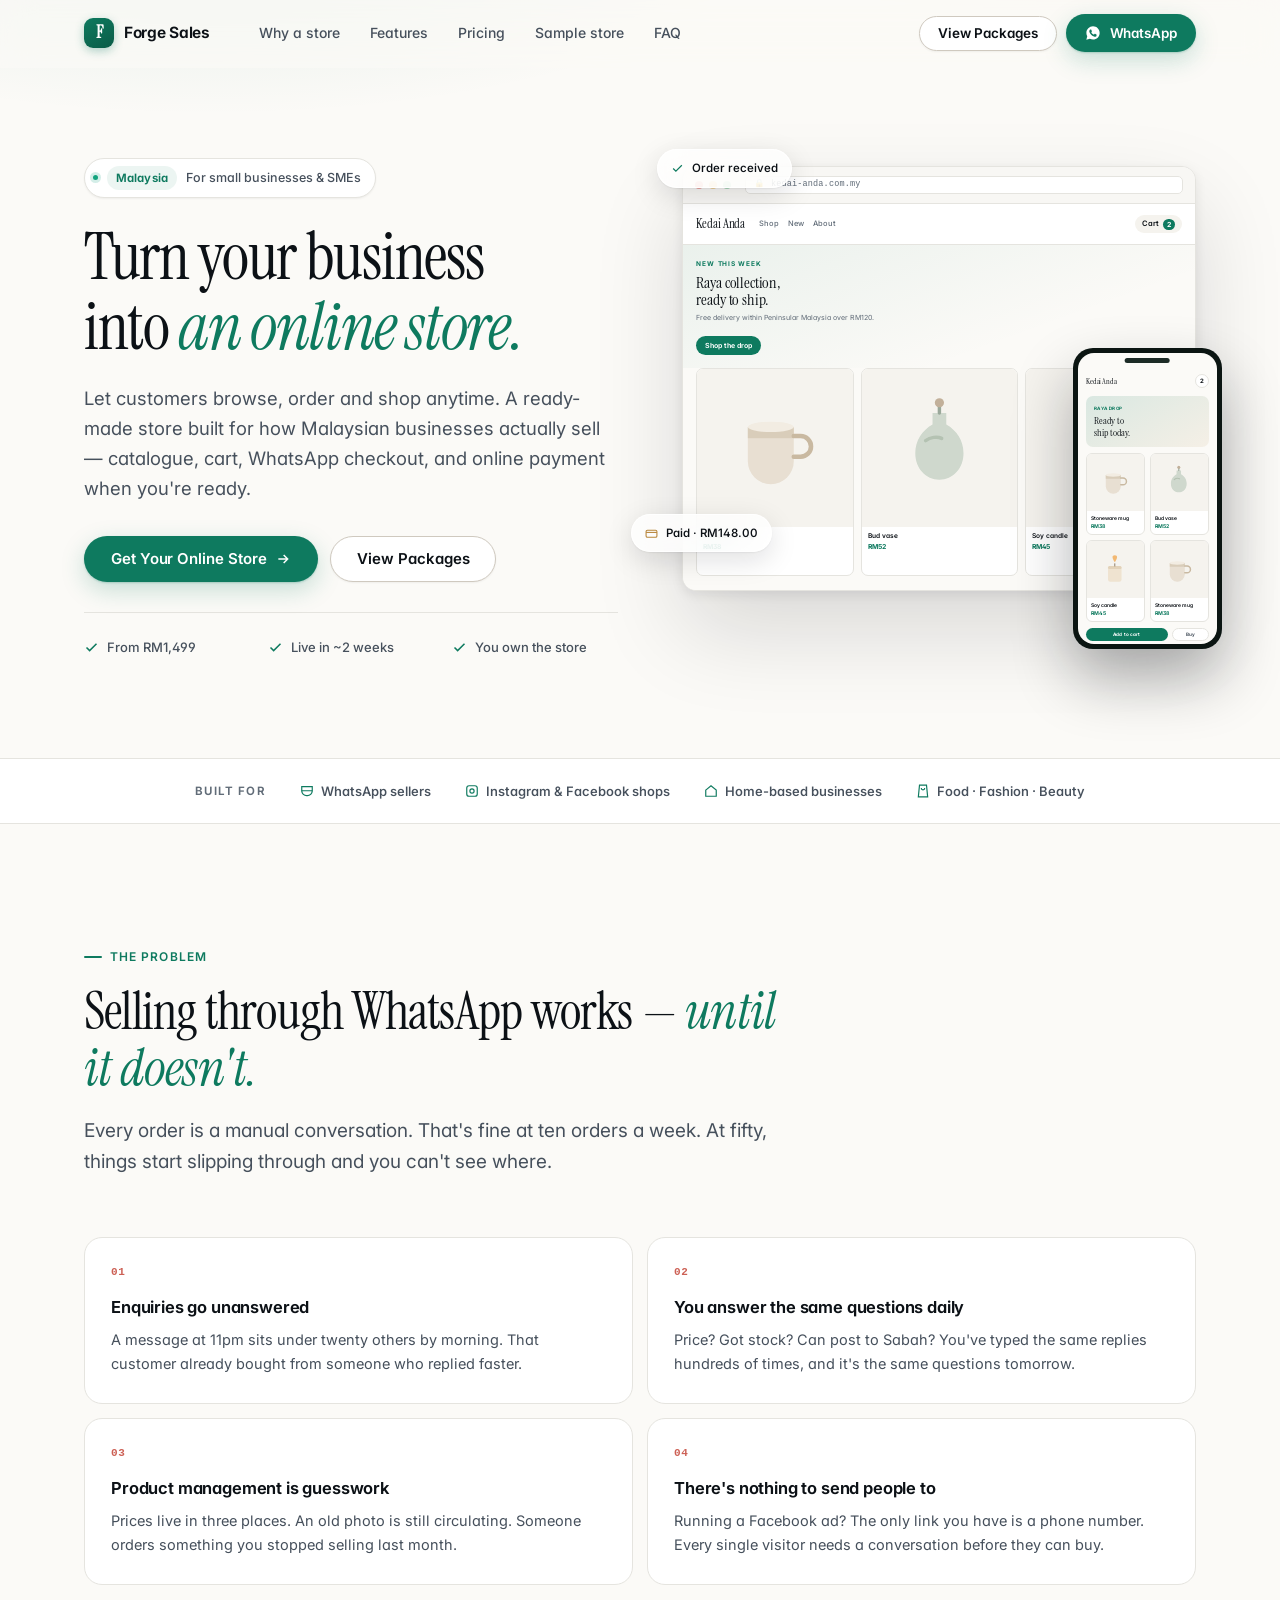
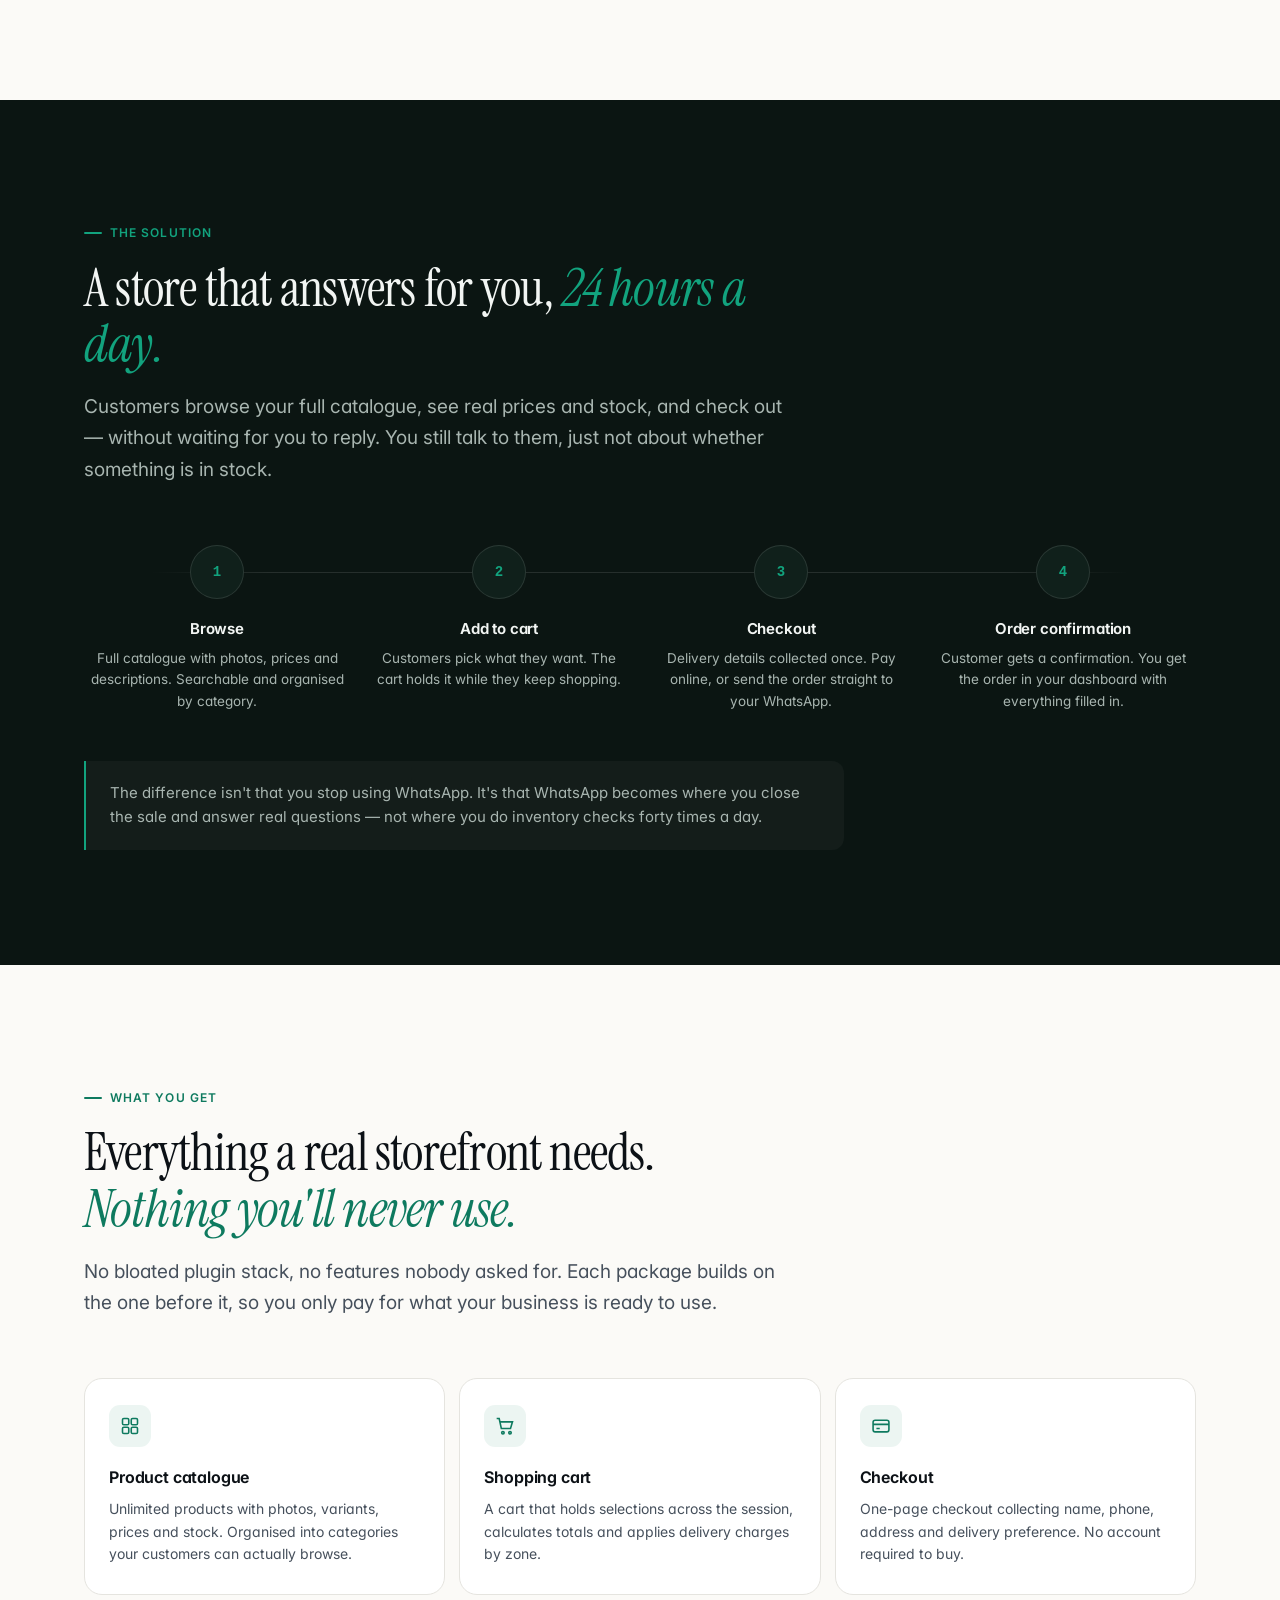
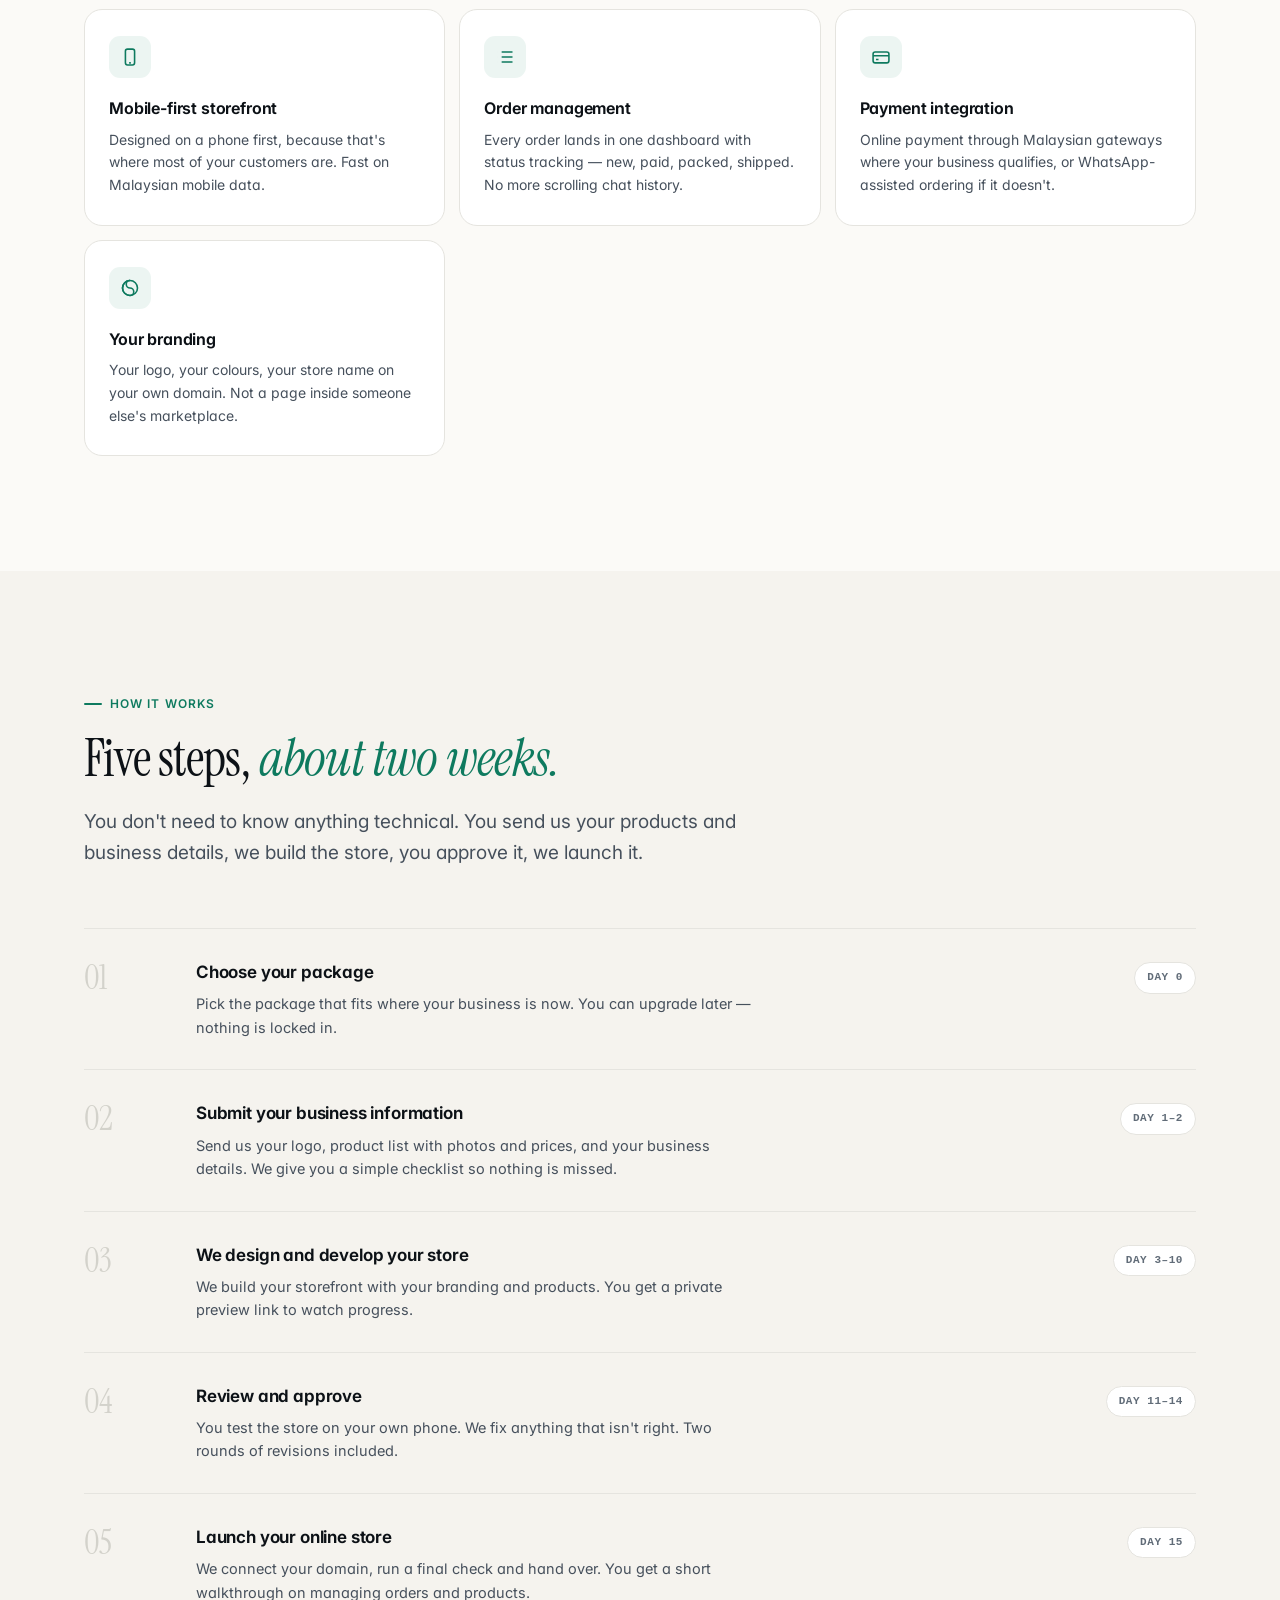
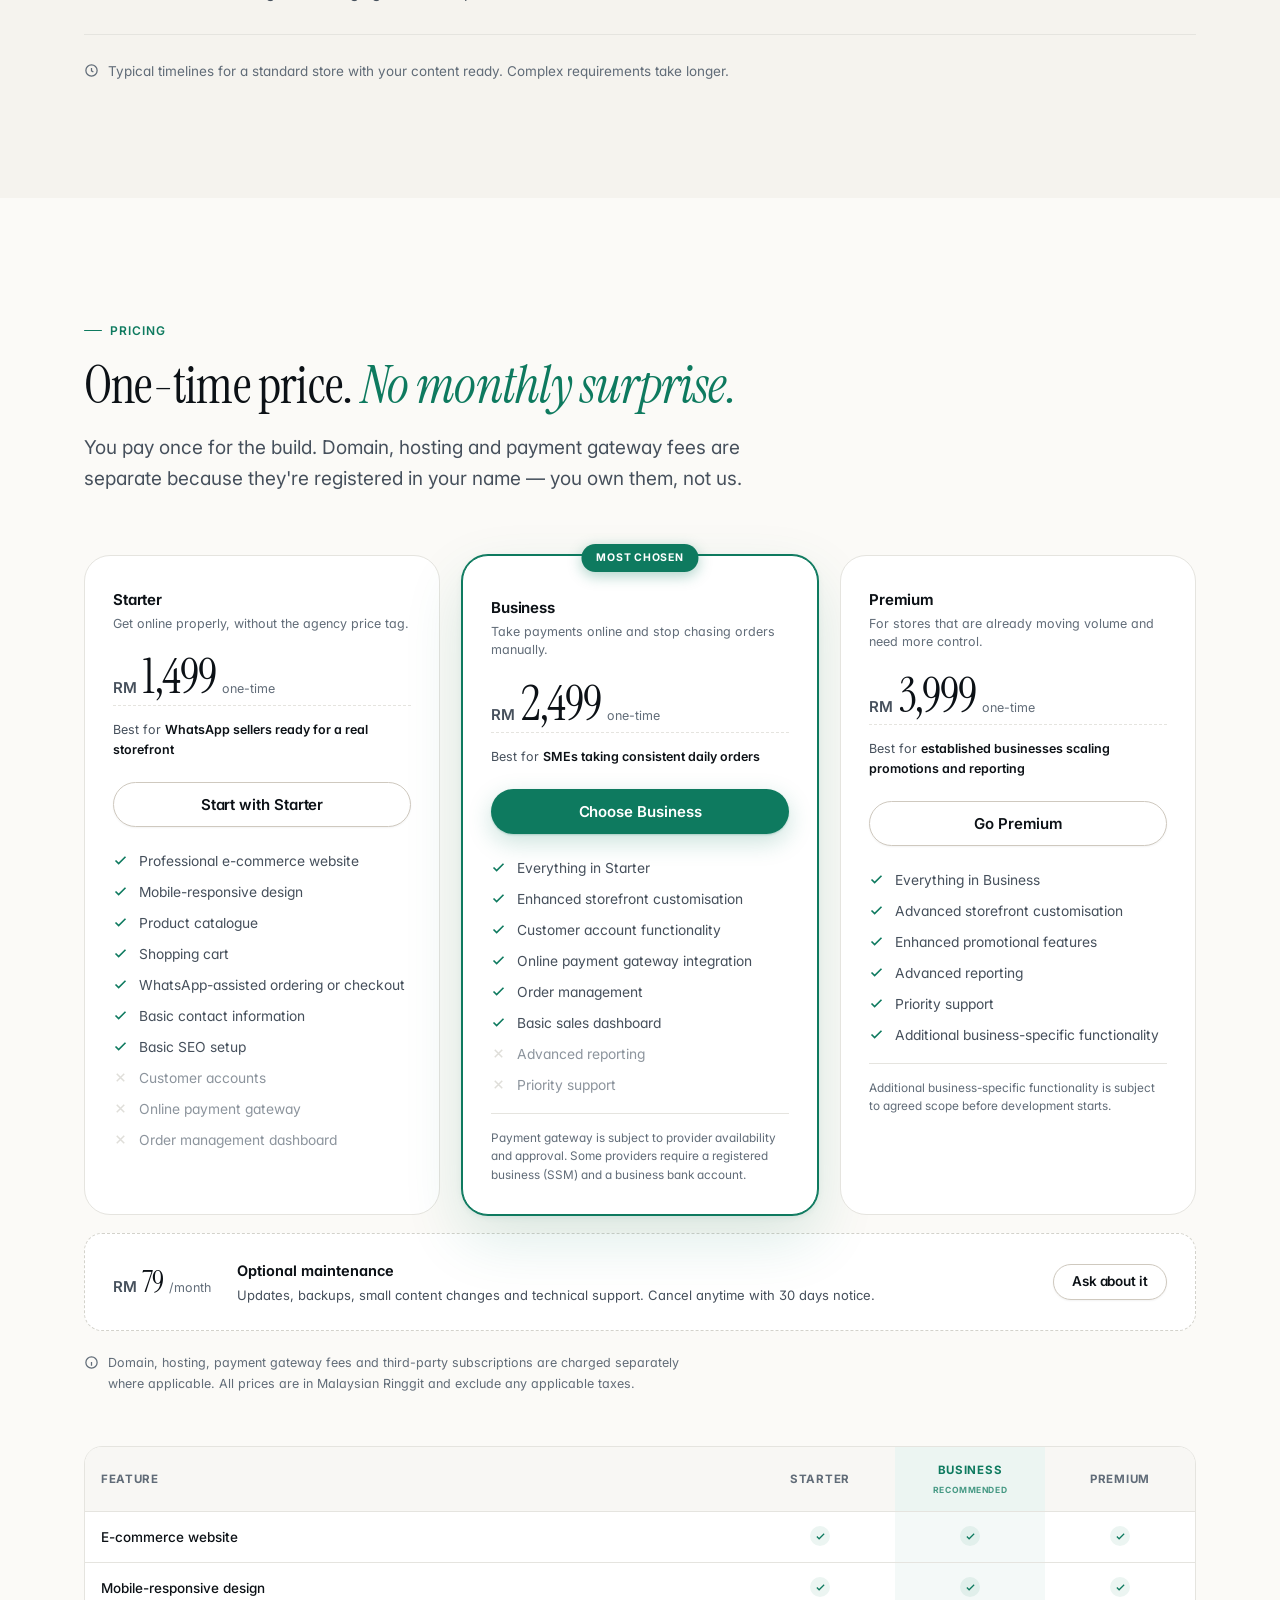
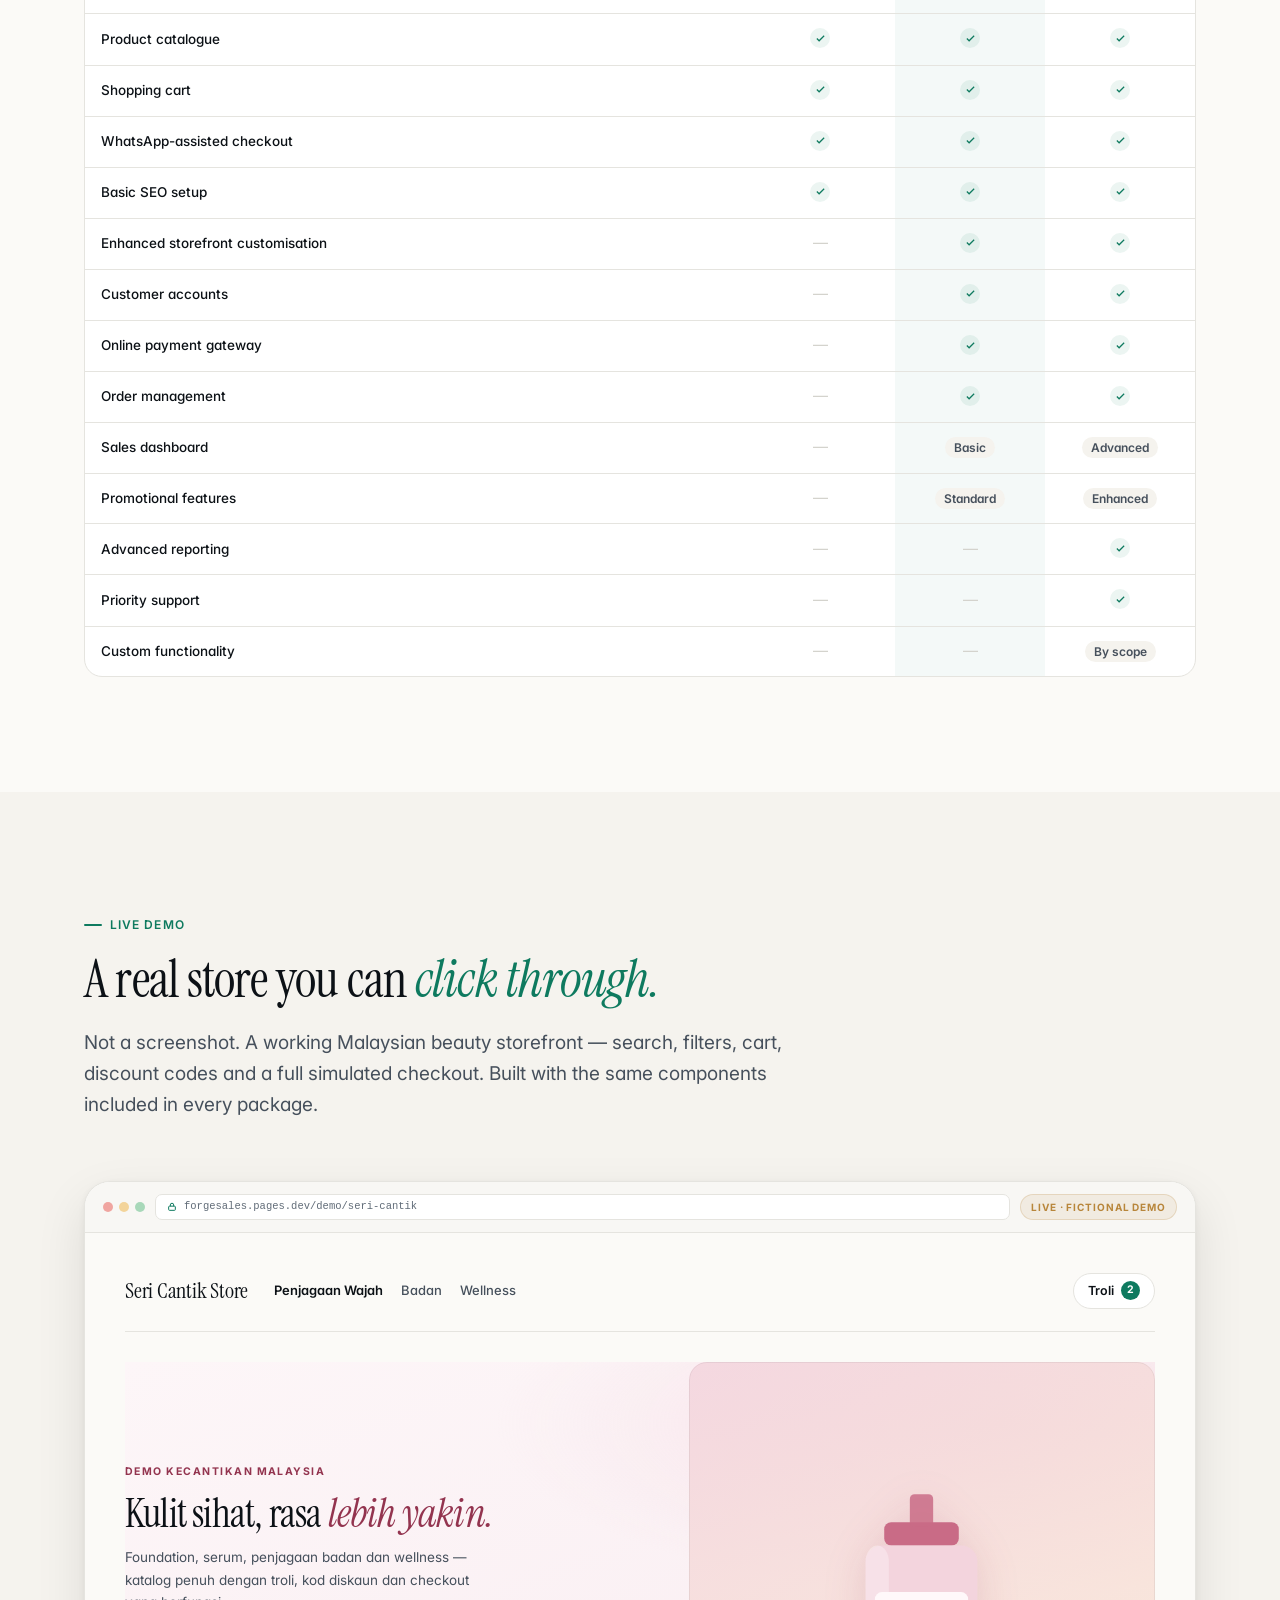
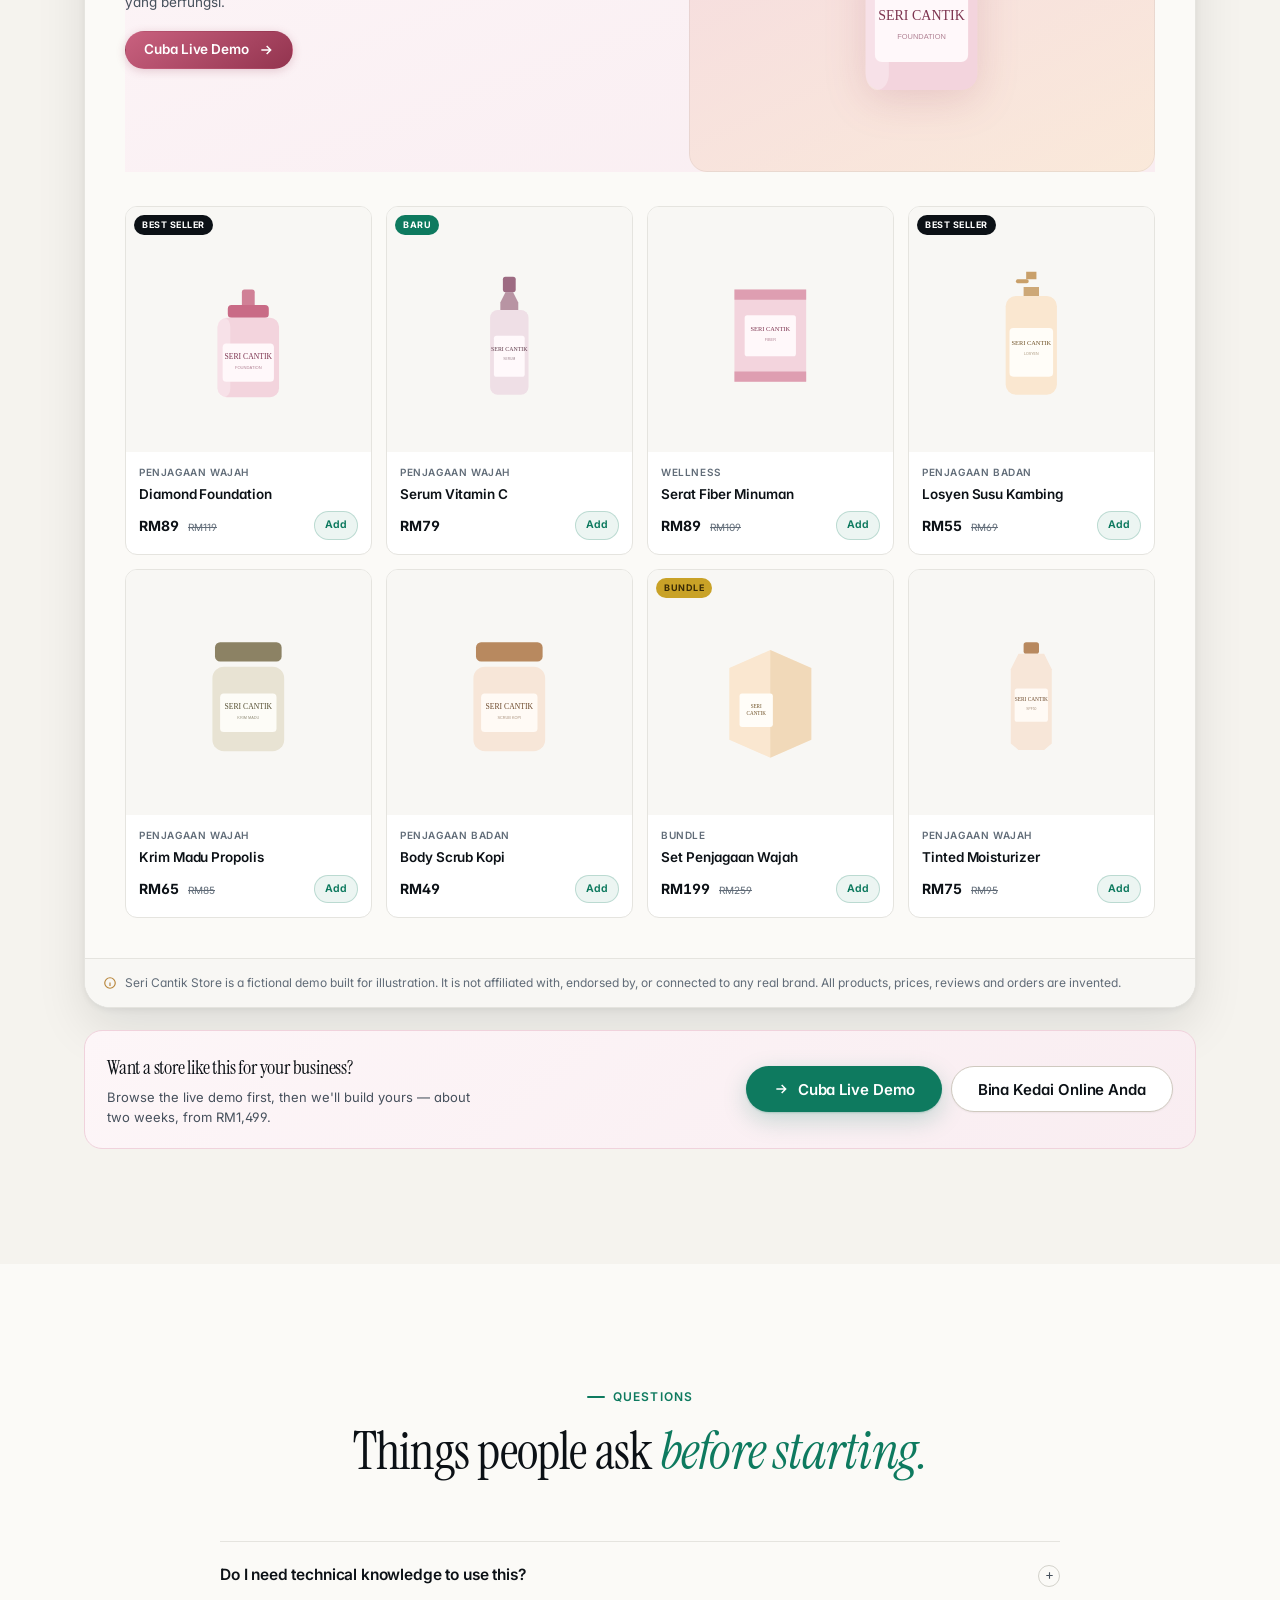
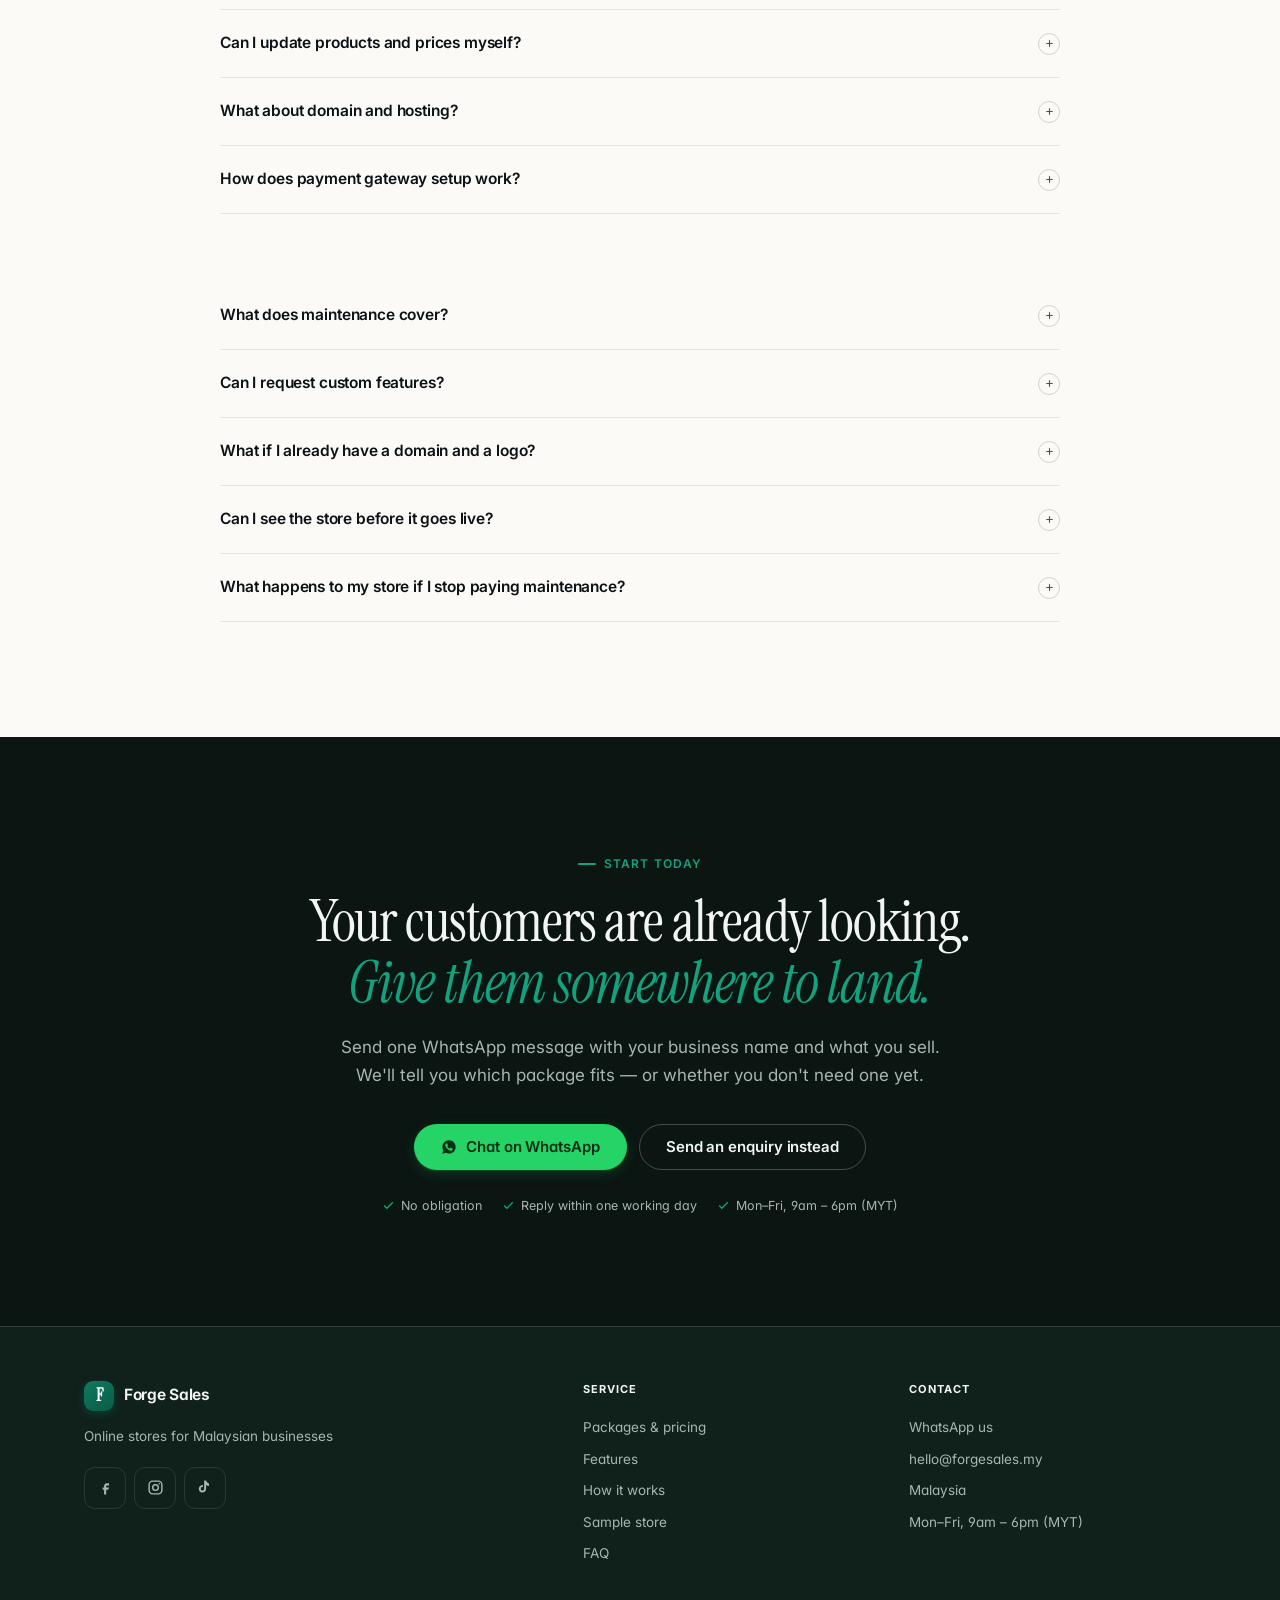
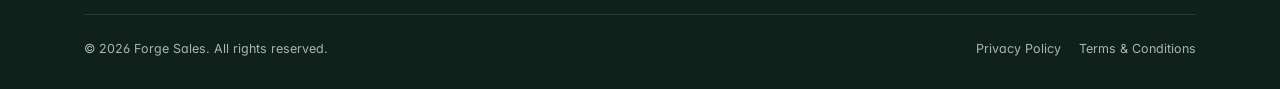
<file: index.html>
<!DOCTYPE html>
<html lang="en-MY">
<head>
<meta charset="UTF-8">
<meta name="viewport" content="width=device-width, initial-scale=1.0">
<title>E-Commerce Website Development in Malaysia | From RM1,499</title>
<meta name="description" content="Ready-made, customisable online stores for Malaysian SMEs. Product catalogue, cart, WhatsApp checkout and payment gateway. From RM1,499. Launch in about two weeks.">
<meta name="keywords" content="ecommerce website malaysia, online store malaysia, website for small business, kedai online, buat website ecommerce">
<meta name="robots" content="index, follow">
<meta name="theme-color" content="#0e7a5f">
<link rel="canonical" href="https://forgesales.pages.dev/">

<!-- Open Graph -->
<meta property="og:type" content="website">
<meta property="og:locale" content="en_MY">
<meta property="og:site_name" content="Forge Sales">
<meta property="og:title" content="E-Commerce Website Development in Malaysia | From RM1,499">
<meta property="og:description" content="Ready-made, customisable online stores for Malaysian SMEs. Product catalogue, cart, WhatsApp checkout and payment gateway. From RM1,499.">
<meta property="og:url" content="https://forgesales.pages.dev/">

<!-- Twitter -->
<meta name="twitter:card" content="summary_large_image">
<meta name="twitter:title" content="E-Commerce Website Development in Malaysia | From RM1,499">
<meta name="twitter:description" content="Ready-made, customisable online stores for Malaysian SMEs. From RM1,499.">

<link rel="icon" href="data:image/svg+xml,<svg xmlns='http://www.w3.org/2000/svg' viewBox='0 0 100 100'><rect width='100' height='100' rx='24' fill='%230e7a5f'/><text x='50' y='72' font-size='60' font-family='Georgia,serif' fill='white' text-anchor='middle'>F</text></svg>">

<link rel="preconnect" href="https://fonts.googleapis.com">
<link rel="preconnect" href="https://fonts.gstatic.com" crossorigin>
<link href="https://fonts.googleapis.com/css2?family=Inter:wght@400;500;600;700&family=Instrument+Serif:ital@0;1&display=swap" rel="stylesheet">
<link rel="stylesheet" href="assets/css/app.css">

<!-- Structured data -->
<script type="application/ld+json">
{
  "@context": "https://schema.org",
  "@type": "ProfessionalService",
  "name": "Forge Sales",
  "description": "E-commerce website development for Malaysian small businesses and SMEs. Ready-made, customisable online stores.",
  "areaServed": { "@type": "Country", "name": "Malaysia" },
  "priceRange": "RM1,499 - RM3,999",
  "serviceType": "E-commerce website development"
}
</script>
</head>
<body>

<a class="skip" href="#main">Skip to content</a>

<!-- ============ NAV ============ -->
<header class="nav" id="nav">
  <div class="wrap nav__inner">
    <a class="brand" href="#top" aria-label="Forge Sales home">
      <span class="brand__mark" aria-hidden="true">F</span>
      <span data-brand-name>Forge Sales</span>
    </a>

    <nav class="nav__links" aria-label="Main">
      <a class="nav__link" href="#problem">Why a store</a>
      <a class="nav__link" href="#features">Features</a>
      <a class="nav__link" href="#pricing">Pricing</a>
      <a class="nav__link" href="#demo">Sample store</a>
      <a class="nav__link" href="#faq">FAQ</a>
    </nav>

    <div class="nav__spacer"></div>

    <div class="nav__cta">
      <a class="btn btn--ghost btn--sm" href="#pricing">View Packages</a>
      <a class="btn btn--primary btn--sm" href="#" data-wa="general">
        <svg viewBox="0 0 24 24" fill="currentColor" aria-hidden="true"><path d="M12.04 2c-5.5 0-9.96 4.46-9.96 9.96 0 1.76.46 3.42 1.27 4.86L2 22l5.32-1.39a9.9 9.9 0 0 0 4.72 1.2c5.5 0 9.96-4.46 9.96-9.96S17.54 2 12.04 2zm5.8 14.1c-.24.68-1.4 1.3-1.93 1.35-.53.05-1.02.24-3.43-.72-2.9-1.16-4.72-4.16-4.86-4.35-.14-.2-1.15-1.53-1.15-2.92 0-1.39.73-2.07.99-2.35.26-.29.57-.36.76-.36.19 0 .38.01.55.01.17 0 .41-.07.64.49.24.58.8 1.97.87 2.11.07.14.12.31.02.5-.1.19-.5.7-.68.91-.18.2-.28.29-.13.53.15.24.67 1.1 1.44 1.79.99.88 1.82 1.15 2.06 1.28.24.14.38.12.52-.07.15-.19.63-.73.8-.98.17-.24.34-.2.57-.12.24.09 1.5.71 1.76.84.26.13.43.19.5.3.06.1.06.62-.18 1.3z"/></svg>
        WhatsApp
      </a>
    </div>

    <button class="nav__burger" id="burger" aria-label="Open menu" aria-expanded="false" aria-controls="drawer">
      <span></span>
    </button>
  </div>
</header>

<div class="nav__drawer" id="drawer">
  <a href="#problem">Why a store</a>
  <a href="#solution">How it works for your customers</a>
  <a href="#features">Features</a>
  <a href="#process">Process</a>
  <a href="#pricing">Pricing</a>
  <a href="#demo">Sample store</a>
  <a href="#faq">FAQ</a>
  <a class="btn btn--wa" href="#" data-wa="general">Chat on WhatsApp</a>
</div>
<div class="nav-scrim" id="navScrim"></div>

<main id="main">

<!-- ============ HERO ============ -->
<section class="hero" id="top">
  <div class="wrap hero__inner">
    <div class="hero__copy">
      <div class="hero__badge">
        <span class="dot" aria-hidden="true"></span>
        <b>Malaysia</b>
        <span>For small businesses &amp; SMEs</span>
      </div>

      <h1 class="h1">
        Turn your business<br>
        into <em>an online store.</em>
      </h1>

      <p class="hero__sub">
        Let customers browse, order and shop anytime. A ready-made store built for how
        Malaysian businesses actually sell — catalogue, cart, WhatsApp checkout, and
        online payment when you're ready.
      </p>

      <div class="hero__actions">
        <a class="btn btn--primary" href="#" data-wa="general">
          Get Your Online Store
          <svg viewBox="0 0 24 24" fill="none" stroke="currentColor" stroke-width="2.2" aria-hidden="true"><path d="M5 12h14M13 6l6 6-6 6"/></svg>
        </a>
        <a class="btn btn--ghost" href="#pricing">View Packages</a>
      </div>

      <ul class="hero__trust">
        <li><svg viewBox="0 0 24 24" fill="none" stroke="currentColor" stroke-width="2.4" aria-hidden="true"><path d="m20 6-11 11-5-5"/></svg> From RM1,499</li>
        <li><svg viewBox="0 0 24 24" fill="none" stroke="currentColor" stroke-width="2.4" aria-hidden="true"><path d="m20 6-11 11-5-5"/></svg> Live in ~2 weeks</li>
        <li><svg viewBox="0 0 24 24" fill="none" stroke="currentColor" stroke-width="2.4" aria-hidden="true"><path d="m20 6-11 11-5-5"/></svg> You own the store</li>
      </ul>
    </div>

    <!-- Hero visual: storefront on desktop + mobile -->
    <div class="hero__visual">
      <div class="stage" role="img" aria-label="Preview of a storefront shown on desktop and mobile">

        <div class="mock-desktop">
          <div class="mock-bar" aria-hidden="true">
            <i></i><i></i><i></i>
            <div class="mock-url">🔒 kedai-anda.com.my</div>
          </div>
          <div class="mock-screen">
            <div class="sf-nav">
              <span class="sf-logo">Kedai Anda</span>
              <div class="sf-links"><span>Shop</span><span>New</span><span>About</span></div>
              <div class="sf-cart">Cart <b>2</b></div>
            </div>
            <div class="sf-hero">
              <div class="kicker">New this week</div>
              <h4>Raya collection,<br>ready to ship.</h4>
              <p>Free delivery within Peninsular Malaysia over RM120.</p>
              <span class="pill">Shop the drop</span>
            </div>
            <div class="sf-grid" data-mock-products></div>
          </div>
        </div>

        <div class="mock-phone">
          <div class="mock-phone__screen">
            <div class="ph-nav">
              <span class="sf-logo">Kedai Anda</span>
              <span class="bag">2</span>
            </div>
            <div class="ph-hero">
              <div class="kicker">Raya drop</div>
              <h5>Ready to<br>ship today.</h5>
            </div>
            <div class="ph-grid" data-mock-products-mobile></div>
            <div class="ph-bar"><span>Add to cart</span><span>Buy</span></div>
          </div>
        </div>

        <div class="chip-float chip-float--a">
          <svg viewBox="0 0 24 24" fill="none" stroke="currentColor" stroke-width="2.2" aria-hidden="true"><path d="M20 6 9 17l-5-5"/></svg>
          Order received
        </div>
        <div class="chip-float chip-float--b">
          <svg viewBox="0 0 24 24" fill="none" stroke="currentColor" stroke-width="2" aria-hidden="true"><rect x="2" y="6" width="20" height="13" rx="2.5"/><path d="M2 10h20"/></svg>
          Paid · RM148.00
        </div>

      </div>
    </div>
  </div>
</section>

<!-- ============ TRUST STRIP ============ -->
<div class="strip">
  <div class="wrap strip__inner">
    <span class="strip__label">Built for</span>
    <span class="strip__item"><svg viewBox="0 0 24 24" fill="none" stroke="currentColor" stroke-width="2" aria-hidden="true"><path d="M21 11.5a8.4 8.4 0 0 1-9 8.4A8.4 8.4 0 0 1 3 11.5"/><path d="M3 4.5h18v7H3z"/></svg> WhatsApp sellers</span>
    <span class="strip__item"><svg viewBox="0 0 24 24" fill="none" stroke="currentColor" stroke-width="2" aria-hidden="true"><rect x="3" y="3" width="18" height="18" rx="4"/><circle cx="12" cy="12" r="3.6"/></svg> Instagram &amp; Facebook shops</span>
    <span class="strip__item"><svg viewBox="0 0 24 24" fill="none" stroke="currentColor" stroke-width="2" aria-hidden="true"><path d="M3 10.5 12 3l9 7.5V21H3z"/></svg> Home-based businesses</span>
    <span class="strip__item"><svg viewBox="0 0 24 24" fill="none" stroke="currentColor" stroke-width="2" aria-hidden="true"><path d="M6 2h12l2 20H4z"/><path d="M9 7a3 3 0 0 0 6 0"/></svg> Food · Fashion · Beauty</span>
  </div>
</div>

<!-- ============ PROBLEM ============ -->
<section class="section" id="problem">
  <div class="wrap">
    <div class="section-head">
      <span class="eyebrow">The problem</span>
      <h2 class="h2">Selling through WhatsApp works — <em>until it doesn't.</em></h2>
      <p class="lede">
        Every order is a manual conversation. That's fine at ten orders a week.
        At fifty, things start slipping through and you can't see where.
      </p>
    </div>

    <div class="problem-grid">
      <article class="problem-card">
        <span class="problem-card__n">01</span>
        <h3>Enquiries go unanswered</h3>
        <p>A message at 11pm sits under twenty others by morning. That customer already bought from someone who replied faster.</p>
      </article>
      <article class="problem-card">
        <span class="problem-card__n">02</span>
        <h3>You answer the same questions daily</h3>
        <p>Price? Got stock? Can post to Sabah? You've typed the same replies hundreds of times, and it's the same questions tomorrow.</p>
      </article>
      <article class="problem-card">
        <span class="problem-card__n">03</span>
        <h3>Product management is guesswork</h3>
        <p>Prices live in three places. An old photo is still circulating. Someone orders something you stopped selling last month.</p>
      </article>
      <article class="problem-card">
        <span class="problem-card__n">04</span>
        <h3>There's nothing to send people to</h3>
        <p>Running a Facebook ad? The only link you have is a phone number. Every single visitor needs a conversation before they can buy.</p>
      </article>
    </div>
  </div>
</section>

<!-- ============ SOLUTION ============ -->
<section class="section section--dark" id="solution">
  <div class="wrap">
    <div class="section-head">
      <span class="eyebrow">The solution</span>
      <h2 class="h2">A store that answers for you, <em>24 hours a day.</em></h2>
      <p class="lede">
        Customers browse your full catalogue, see real prices and stock, and check out —
        without waiting for you to reply. You still talk to them, just not about
        whether something is in stock.
      </p>
    </div>

    <div class="journey" data-journey></div>

    <p class="solution__note">
      The difference isn't that you stop using WhatsApp. It's that WhatsApp becomes
      where you close the sale and answer real questions — not where you do inventory
      checks forty times a day.
    </p>
  </div>
</section>

<!-- ============ FEATURES ============ -->
<section class="section" id="features">
  <div class="wrap">
    <div class="section-head">
      <span class="eyebrow">What you get</span>
      <h2 class="h2">Everything a real storefront needs. <em>Nothing you'll never use.</em></h2>
      <p class="lede">
        No bloated plugin stack, no features nobody asked for. Each package builds on
        the one before it, so you only pay for what your business is ready to use.
      </p>
    </div>

    <div class="features" data-features></div>
  </div>
</section>

<!-- ============ HOW IT WORKS ============ -->
<section class="section section--band" id="process">
  <div class="wrap">
    <div class="section-head">
      <span class="eyebrow">How it works</span>
      <h2 class="h2">Five steps, <em>about two weeks.</em></h2>
      <p class="lede">
        You don't need to know anything technical. You send us your products and
        business details, we build the store, you approve it, we launch it.
      </p>
    </div>

    <div class="steps" data-steps></div>

    <p class="timeline-note">
      <svg viewBox="0 0 24 24" fill="none" stroke="currentColor" stroke-width="2" aria-hidden="true"><circle cx="12" cy="12" r="9"/><path d="M12 8v4.5l3 1.8"/></svg>
      <span data-timeline-note></span>
    </p>
  </div>
</section>

<!-- ============ PRICING ============ -->
<section class="section" id="pricing">
  <div class="wrap">
    <div class="section-head">
      <span class="eyebrow">Pricing</span>
      <h2 class="h2">One-time price. <em>No monthly surprise.</em></h2>
      <p class="lede">
        You pay once for the build. Domain, hosting and payment gateway fees are
        separate because they're registered in your name — you own them, not us.
      </p>
    </div>

    <div class="pricing-grid" data-pricing></div>

    <div class="maint" data-maintenance></div>

    <p class="price-note">
      <svg viewBox="0 0 24 24" fill="none" stroke="currentColor" stroke-width="2" aria-hidden="true"><circle cx="12" cy="12" r="9"/><path d="M12 8h.01M11 12h1v4h1"/></svg>
      <span data-price-note></span>
    </p>

    <!-- Comparison -->
    <div class="cmp-wrap">
      <div class="cmp-scroll">
        <table class="cmp" data-comparison>
          <caption class="sr-only">Package feature comparison</caption>
        </table>
      </div>
    </div>
  </div>
</section>

<!-- ============ LIVE DEMO STOREFRONT ============ -->
<section class="section section--band" id="demo">
  <div class="wrap">
    <div class="section-head">
      <span class="eyebrow">Live demo</span>
      <h2 class="h2">A real store you can <em>click through.</em></h2>
      <p class="lede">
        Not a screenshot. A working Malaysian beauty storefront — search, filters, cart,
        discount codes and a full simulated checkout. Built with the same components
        included in every package.
      </p>
    </div>

    <div class="demo">
      <div class="demo__bar">
        <div class="demo__dots" aria-hidden="true"><i></i><i></i><i></i></div>
        <div class="demo__url">
          <svg viewBox="0 0 24 24" fill="none" stroke="currentColor" stroke-width="2.4" aria-hidden="true"><rect x="4" y="10" width="16" height="10" rx="2"/><path d="M8 10V7a4 4 0 0 1 8 0v3"/></svg>
          forgesales.pages.dev/demo/seri-cantik
        </div>
        <span class="demo__tag">Live · fictional demo</span>
      </div>

      <div class="ds ds--beauty">
        <div class="ds__nav">
          <span class="ds__brand">Seri Cantik Store</span>
          <div class="ds__links"><span>Penjagaan Wajah</span><span>Badan</span><span>Wellness</span></div>
          <div class="ds__cart">Troli <b>2</b></div>
        </div>

        <div class="ds__hero ds__hero--beauty">
          <div>
            <div class="ds__kicker">Demo kecantikan Malaysia</div>
            <h3>Kulit sihat, rasa <em>lebih yakin.</em></h3>
            <p>
              Foundation, serum, penjagaan badan dan wellness — katalog penuh dengan
              troli, kod diskaun dan checkout yang berfungsi.
            </p>
            <a class="btn btn--rose btn--sm" href="/demo/seri-cantik/">
              Cuba Live Demo
              <svg viewBox="0 0 24 24" fill="none" stroke="currentColor" stroke-width="2.2" aria-hidden="true"><path d="M5 12h14M13 6l6 6-6 6"/></svg>
            </a>
          </div>
          <div class="ds__art ds__art--beauty" aria-hidden="true" data-beauty-art></div>
        </div>

        <div class="ds__grid" data-demo-products></div>
      </div>

      <div class="demo__foot">
        <svg viewBox="0 0 24 24" fill="none" stroke="currentColor" stroke-width="2" aria-hidden="true"><circle cx="12" cy="12" r="9"/><path d="M12 8h.01M11 12h1v4h1"/></svg>
        Seri Cantik Store is a fictional demo built for illustration. It is not affiliated with,
        endorsed by, or connected to any real brand. All products, prices, reviews and orders are invented.
      </div>
    </div>

    <div class="demo-cta">
      <div class="demo-cta__txt">
        <h3>Want a store like this for your business?</h3>
        <p>Browse the live demo first, then we'll build yours — about two weeks, from RM1,499.</p>
      </div>
      <div class="demo-cta__btns">
        <a class="btn btn--primary" href="/demo/seri-cantik/">
          <svg viewBox="0 0 24 24" fill="none" stroke="currentColor" stroke-width="2.2" aria-hidden="true"><path d="M5 12h14M13 6l6 6-6 6"/></svg>
          Cuba Live Demo
        </a>
        <a class="btn btn--ghost" href="#" data-wa="general">Bina Kedai Online Anda</a>
      </div>
    </div>
  </div>
</section>

<!-- ============ FAQ ============ -->
<section class="section" id="faq">
  <div class="wrap">
    <div class="section-head" style="text-align:center;margin-inline:auto">
      <span class="eyebrow" style="justify-content:center">Questions</span>
      <h2 class="h2">Things people ask <em>before starting.</em></h2>
    </div>

    <div class="faq" data-faq></div>
  </div>
</section>

<!-- ============ FINAL CTA ============ -->
<section class="cta" id="start">
  <div class="wrap cta__inner">
    <span class="eyebrow" style="justify-content:center;color:var(--accent-3)">Start today</span>
    <h2>Your customers are already looking. <em>Give them somewhere to land.</em></h2>
    <p>
      Send one WhatsApp message with your business name and what you sell.
      We'll tell you which package fits — or whether you don't need one yet.
    </p>

    <div class="cta__actions">
      <a class="btn btn--wa" href="#" data-wa="general">
        <svg viewBox="0 0 24 24" fill="currentColor" aria-hidden="true"><path d="M12.04 2c-5.5 0-9.96 4.46-9.96 9.96 0 1.76.46 3.42 1.27 4.86L2 22l5.32-1.39a9.9 9.9 0 0 0 4.72 1.2c5.5 0 9.96-4.46 9.96-9.96S17.54 2 12.04 2zm5.8 14.1c-.24.68-1.4 1.3-1.93 1.35-.53.05-1.02.24-3.43-.72-2.9-1.16-4.72-4.16-4.86-4.35-.14-.2-1.15-1.53-1.15-2.92 0-1.39.73-2.07.99-2.35.26-.29.57-.36.76-.36.19 0 .38.01.55.01.17 0 .41-.07.64.49.24.58.8 1.97.87 2.11.07.14.12.31.02.5-.1.19-.5.7-.68.91-.18.2-.28.29-.13.53.15.24.67 1.1 1.44 1.79.99.88 1.82 1.15 2.06 1.28.24.14.38.12.52-.07.15-.19.63-.73.8-.98.17-.24.34-.2.57-.12.24.09 1.5.71 1.76.84.26.13.43.19.5.3.06.1.06.62-.18 1.3z"/></svg>
        Chat on WhatsApp
      </a>
      <button class="btn btn--ghost-dark" data-open-form>Send an enquiry instead</button>
    </div>

    <div class="cta__meta">
      <span><svg viewBox="0 0 24 24" fill="none" stroke="currentColor" stroke-width="2.4" aria-hidden="true"><path d="m20 6-11 11-5-5"/></svg> No obligation</span>
      <span><svg viewBox="0 0 24 24" fill="none" stroke="currentColor" stroke-width="2.4" aria-hidden="true"><path d="m20 6-11 11-5-5"/></svg> Reply within one working day</span>
      <span><svg viewBox="0 0 24 24" fill="none" stroke="currentColor" stroke-width="2.4" aria-hidden="true"><path d="m20 6-11 11-5-5"/></svg> <span data-hours>Mon–Fri, 9am – 6pm (MYT)</span></span>
    </div>
  </div>
</section>

</main>

<!-- ============ FOOTER ============ -->
<footer class="footer">
  <div class="wrap">
    <div class="footer__grid">
      <div>
        <div class="brand">
          <span class="brand__mark" aria-hidden="true">F</span>
          <span data-brand-name>Forge Sales</span>
        </div>
        <p class="footer__desc" data-brand-tagline>
          Online stores for Malaysian businesses.
        </p>
        <div class="footer__socials">
          <a href="#" data-social="facebook" aria-label="Facebook" target="_blank" rel="noopener noreferrer">
            <svg viewBox="0 0 24 24" fill="currentColor" aria-hidden="true"><path d="M14 9h3V6h-3c-2.2 0-4 1.8-4 4v2H8v3h2v7h3v-7h3l1-3h-4v-2c0-.6.4-1 1-1z"/></svg>
          </a>
          <a href="#" data-social="instagram" aria-label="Instagram" target="_blank" rel="noopener noreferrer">
            <svg viewBox="0 0 24 24" fill="none" stroke="currentColor" stroke-width="2" aria-hidden="true"><rect x="3" y="3" width="18" height="18" rx="5"/><circle cx="12" cy="12" r="4"/><circle cx="17.4" cy="6.6" r="1.1" fill="currentColor" stroke="none"/></svg>
          </a>
          <a href="#" data-social="tiktok" aria-label="TikTok" target="_blank" rel="noopener noreferrer">
            <svg viewBox="0 0 24 24" fill="currentColor" aria-hidden="true"><path d="M16.6 5.8a4.3 4.3 0 0 1-2.5-1.3 4.4 4.4 0 0 1-1.2-2.5h-2.8v11.9a2.4 2.4 0 1 1-1.7-2.3V8.7a5.2 5.2 0 1 0 4.5 5.2V8.6a7 7 0 0 0 4 1.3V7.1a4.4 4.4 0 0 1-.3-.1z"/></svg>
          </a>
        </div>
      </div>

      <div class="footer__col">
        <h4>Service</h4>
        <a href="#pricing">Packages &amp; pricing</a>
        <a href="#features">Features</a>
        <a href="#process">How it works</a>
        <a href="#demo">Sample store</a>
        <a href="#faq">FAQ</a>
      </div>

      <div class="footer__col">
        <h4>Contact</h4>
        <a href="#" data-wa="general">WhatsApp us</a>
        <a href="#" data-email>hello@forgesales.my</a>
        <li data-location>Malaysia</li>
        <li data-hours>Mon–Fri, 9am – 6pm (MYT)</li>
      </div>
    </div>

    <div class="footer__bottom">
      <span>© <span data-year>2026</span> <span data-brand-name>Forge Sales</span>. All rights reserved.</span>
      <nav class="footer__legal" aria-label="Legal">
        <a href="/privacy/">Privacy Policy</a>
        <a href="/terms/">Terms &amp; Conditions</a>
      </nav>
    </div>
  </div>
</footer>

<!-- ============ STICKY MOBILE CTA ============ -->
<div class="sticky-cta" id="stickyCta">
  <a class="btn btn--wa" href="#" data-wa="general">
    <svg viewBox="0 0 24 24" fill="currentColor" aria-hidden="true"><path d="M12.04 2c-5.5 0-9.96 4.46-9.96 9.96 0 1.76.46 3.42 1.27 4.86L2 22l5.32-1.39a9.9 9.9 0 0 0 4.72 1.2c5.5 0 9.96-4.46 9.96-9.96S17.54 2 12.04 2zm5.8 14.1c-.24.68-1.4 1.3-1.93 1.35-.53.05-1.02.24-3.43-.72-2.9-1.16-4.72-4.16-4.86-4.35-.14-.2-1.15-1.53-1.15-2.92 0-1.39.73-2.07.99-2.35.26-.29.57-.36.76-.36.19 0 .38.01.55.01.17 0 .41-.07.64.49.24.58.8 1.97.87 2.11.07.14.12.31.02.5-.1.19-.5.7-.68.91-.18.2-.28.29-.13.53.15.24.67 1.1 1.44 1.79.99.88 1.82 1.15 2.06 1.28.24.14.38.12.52-.07.15-.19.63-.73.8-.98.17-.24.34-.2.57-.12.24.09 1.5.71 1.76.84.26.13.43.19.5.3.06.1.06.62-.18 1.3z"/></svg>
    WhatsApp
  </a>
  <a class="btn btn--primary" href="#pricing">Packages</a>
</div>

<!-- ============ ENQUIRY MODAL ============ -->
<div class="modal" id="enquiryModal" role="dialog" aria-modal="true" aria-labelledby="enqTitle">
  <div class="modal__card">
    <div class="modal__head">
      <h3 id="enqTitle">Tell us about your business</h3>
      <button class="modal__close" data-close-form aria-label="Close">
        <svg viewBox="0 0 24 24" fill="none" stroke="currentColor" stroke-width="2.2" aria-hidden="true"><path d="M18 6 6 18M6 6l12 12"/></svg>
      </button>
    </div>

    <div class="form-status" id="formStatus" role="alert"></div>

    <form id="enquiryForm" novalidate>
      <div class="field">
        <label for="f-name">Your name</label>
        <input type="text" id="f-name" name="name" autocomplete="name" placeholder="e.g. Aisyah Rahman">
        <span class="field__err">Please enter your name.</span>
      </div>

      <div class="field">
        <label for="f-phone">WhatsApp number</label>
        <input type="tel" id="f-phone" name="phone" autocomplete="tel" inputmode="tel" placeholder="e.g. 012-345 6789">
        <span class="field__err">Please enter a valid Malaysian phone number.</span>
      </div>

      <div class="field">
        <label for="f-business">Business name <span style="font-weight:400;color:var(--ink-3)">(optional)</span></label>
        <input type="text" id="f-business" name="business" autocomplete="organization" placeholder="e.g. Aisyah Bakes">
      </div>

      <div class="field">
        <label for="f-package">Package you're considering</label>
        <select id="f-package" name="package">
          <option value="">Not sure yet — help me choose</option>
        </select>
      </div>

      <div class="field">
        <label for="f-message">What do you sell? <span style="font-weight:400;color:var(--ink-3)">(optional)</span></label>
        <textarea id="f-message" name="message" placeholder="e.g. Custom cakes, currently taking orders through WhatsApp and Instagram."></textarea>
      </div>

      <button type="submit" class="btn btn--primary btn--block" id="submitBtn">
        Send enquiry
      </button>

      <p class="modal__note">
        We only use your details to reply to this enquiry. No marketing lists, no sharing with third parties.
      </p>

      <div class="modal__alt">
        <a class="btn btn--wa btn--block" href="#" data-wa="general" id="modalWa">
          <svg viewBox="0 0 24 24" fill="currentColor" aria-hidden="true"><path d="M12.04 2c-5.5 0-9.96 4.46-9.96 9.96 0 1.76.46 3.42 1.27 4.86L2 22l5.32-1.39a9.9 9.9 0 0 0 4.72 1.2c5.5 0 9.96-4.46 9.96-9.96S17.54 2 12.04 2zm5.8 14.1c-.24.68-1.4 1.3-1.93 1.35-.53.05-1.02.24-3.43-.72-2.9-1.16-4.72-4.16-4.86-4.35-.14-.2-1.15-1.53-1.15-2.92 0-1.39.73-2.07.99-2.35.26-.29.57-.36.76-.36.19 0 .38.01.55.01.17 0 .41-.07.64.49.24.58.8 1.97.87 2.11.07.14.12.31.02.5-.1.19-.5.7-.68.91-.18.2-.28.29-.13.53.15.24.67 1.1 1.44 1.79.99.88 1.82 1.15 2.06 1.28.24.14.38.12.52-.07.15-.19.63-.73.8-.98.17-.24.34-.2.57-.12.24.09 1.5.71 1.76.84.26.13.43.19.5.3.06.1.06.62-.18 1.3z"/></svg>
          Or just WhatsApp us
        </a>
      </div>
    </form>
  </div>
</div>

<script src="assets/js/config.js"></script>
<script src="assets/js/render.js"></script>
<script src="assets/js/app.js"></script>
</body>
</html>
</file>
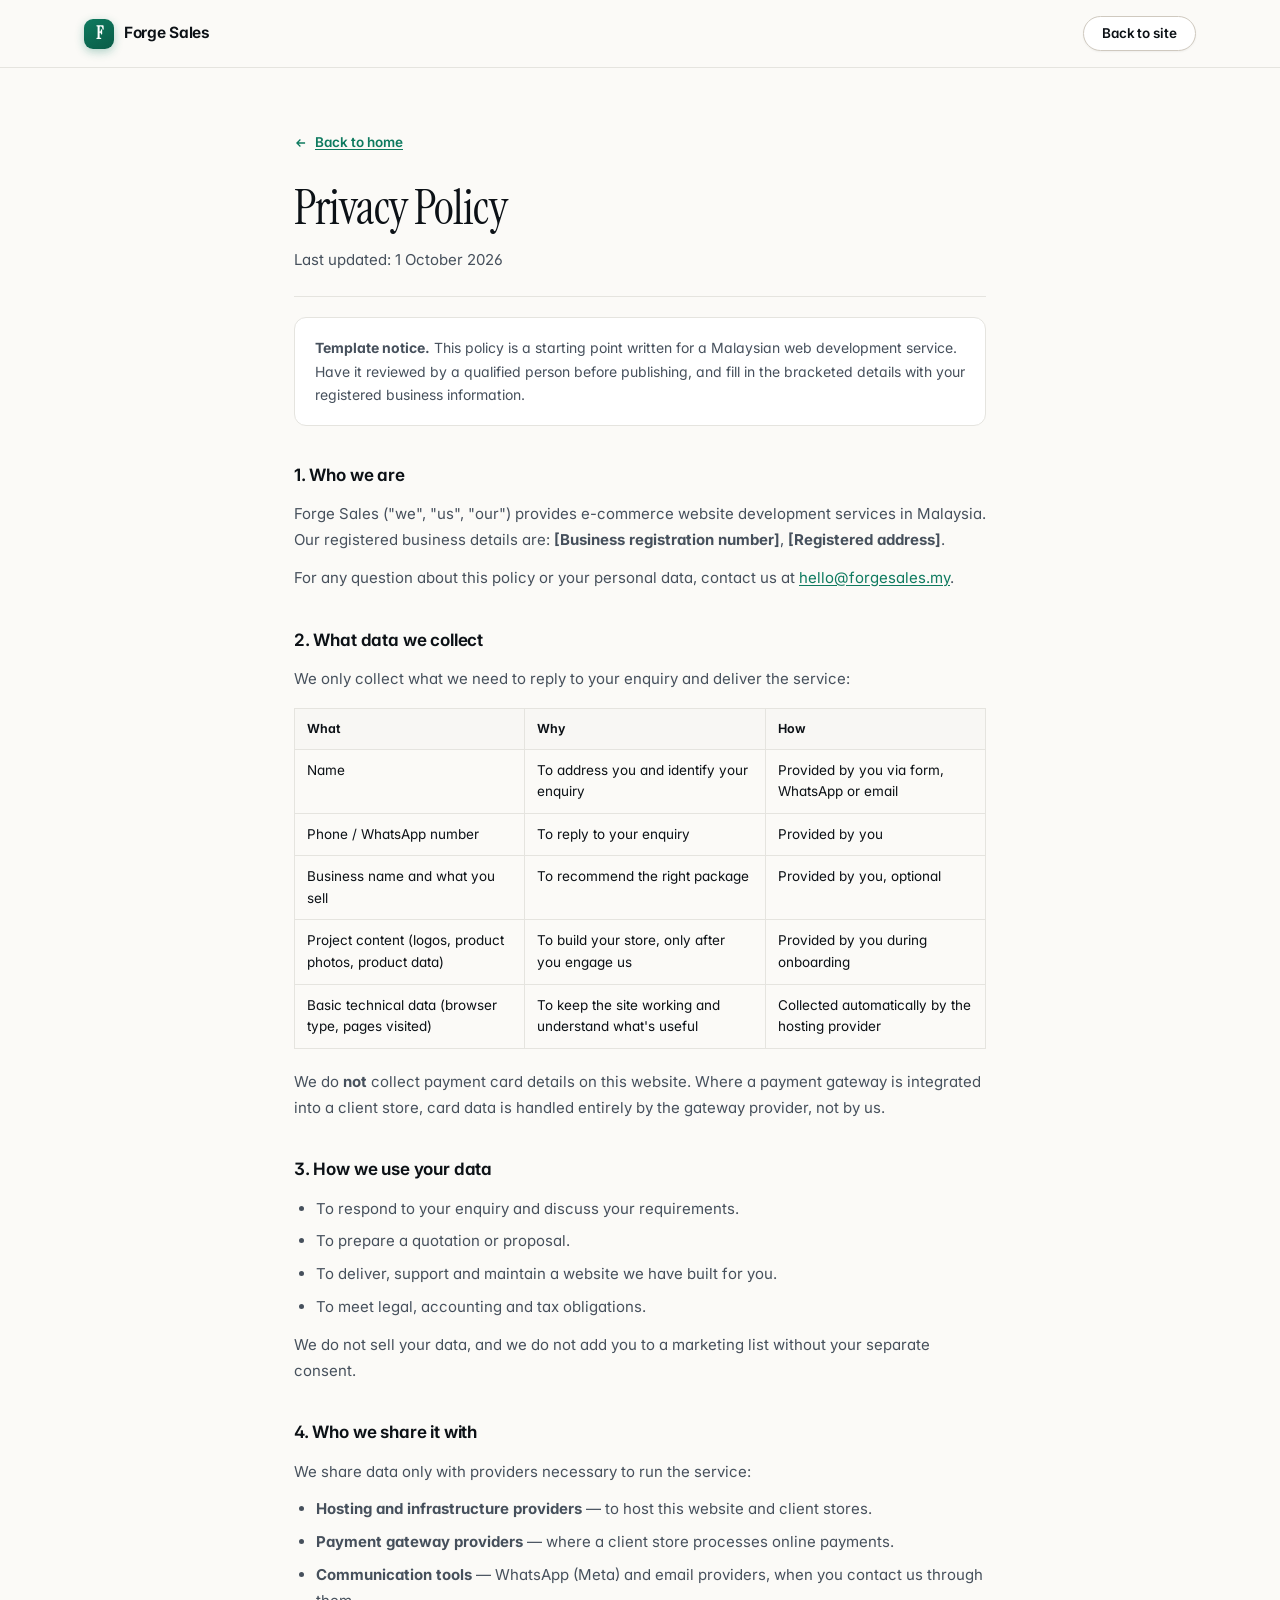
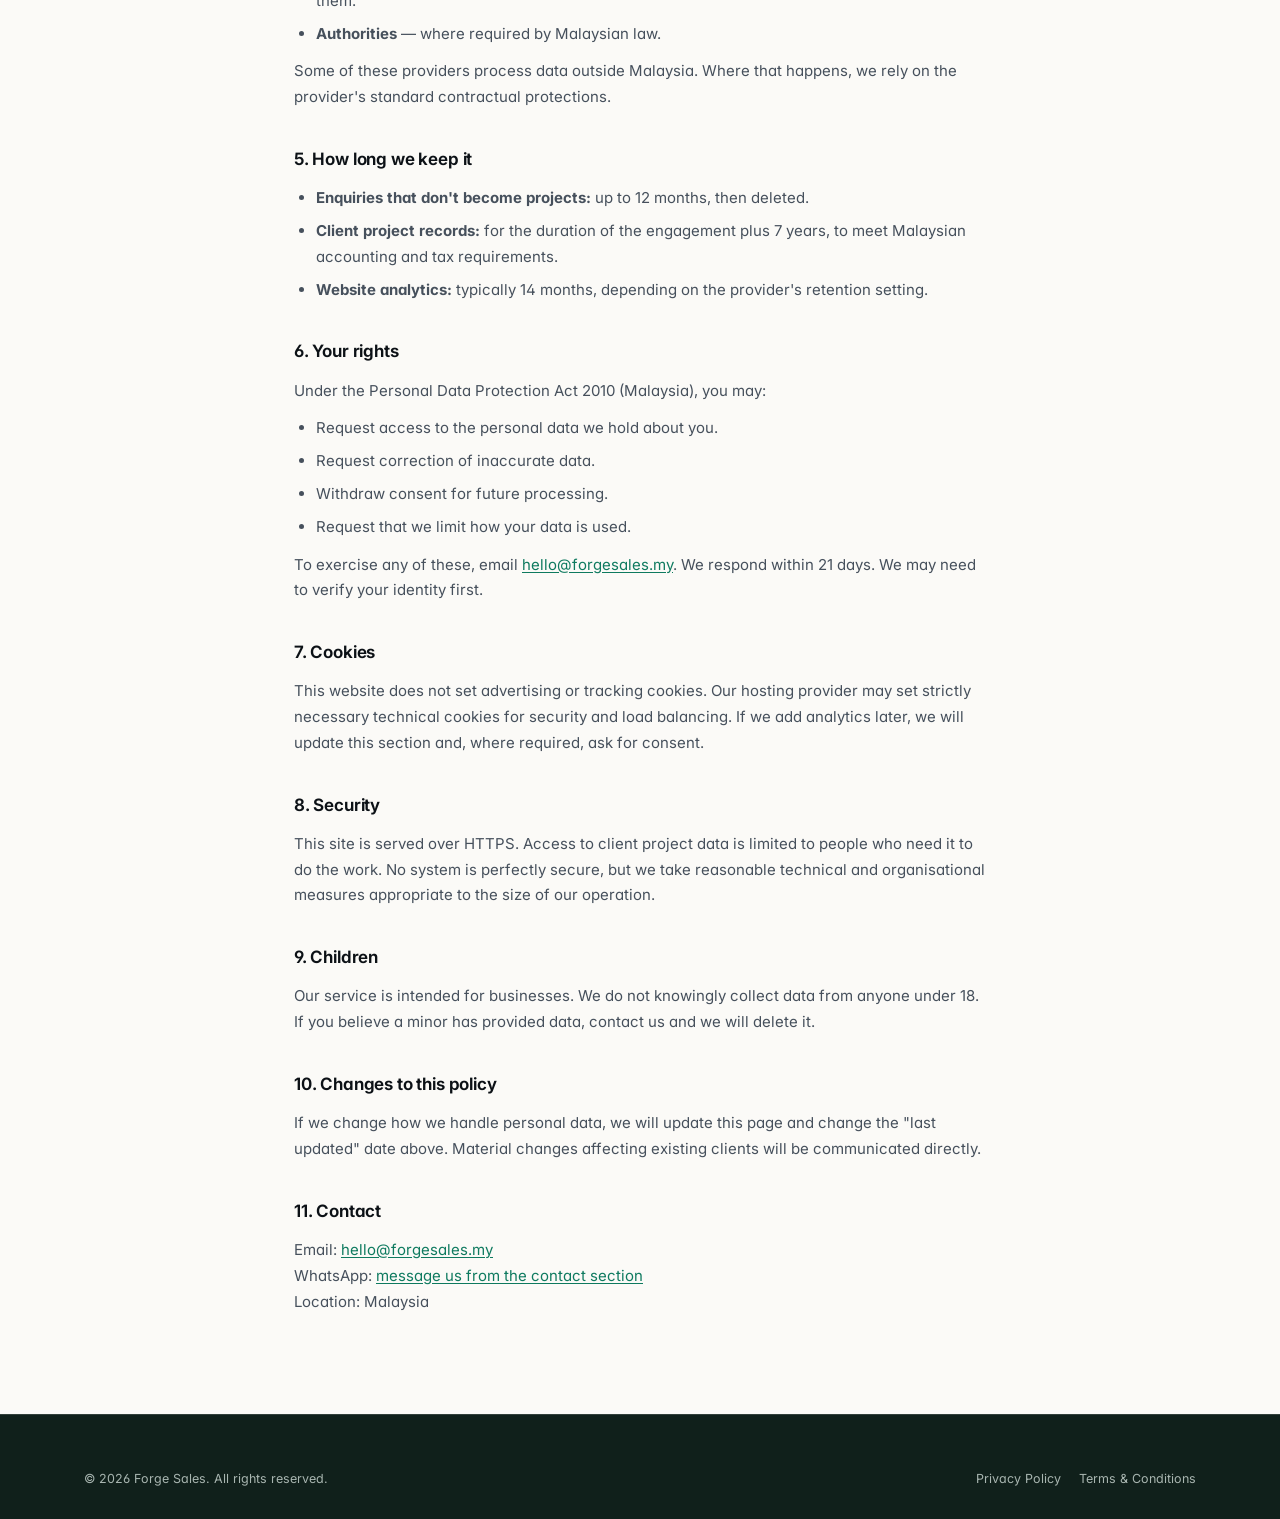
<file: privacy/index.html>
<!DOCTYPE html>
<html lang="en-MY">
<head>
<meta charset="UTF-8">
<meta name="viewport" content="width=device-width, initial-scale=1.0">
<title>Privacy Policy — Forge Sales</title>
<meta name="description" content="How Forge Sales collects, uses and protects your personal data under the Malaysian Personal Data Protection Act 2010.">
<meta name="robots" content="index, follow">
<meta name="theme-color" content="#0e7a5f">
<link rel="icon" href="data:image/svg+xml,<svg xmlns='http://www.w3.org/2000/svg' viewBox='0 0 100 100'><rect width='100' height='100' rx='24' fill='%230e7a5f'/><text x='50' y='72' font-size='60' font-family='Georgia,serif' fill='white' text-anchor='middle'>F</text></svg>">
<link rel="preconnect" href="https://fonts.googleapis.com">
<link rel="preconnect" href="https://fonts.gstatic.com" crossorigin>
<link href="https://fonts.googleapis.com/css2?family=Inter:wght@400;500;600;700&family=Instrument+Serif:ital@0;1&display=swap" rel="stylesheet">
<link rel="stylesheet" href="/assets/css/app.css">
<style>
.legal{padding-top:calc(var(--nav-h) + 64px);padding-bottom:88px}
.legal__inner{max-width:740px;margin-inline:auto}
.legal h1{font-family:var(--serif);font-size:clamp(32px,5vw,48px);line-height:1.1;letter-spacing:-.02em;font-weight:400;margin-bottom:12px}
.legal__meta{font-size:13px;color:var(--ink-3);margin-bottom:40px;padding-bottom:24px;border-bottom:1px solid var(--line)}
.legal h2{font-size:17px;font-weight:650;letter-spacing:-.01em;margin:36px 0 12px}
.legal p,.legal li{font-size:15px;line-height:1.72;color:var(--ink-2);margin-bottom:12px}
.legal ul{list-style:disc;padding-left:22px;margin-bottom:12px}
.legal li{margin-bottom:7px}
.legal a{color:var(--accent);text-decoration:underline;text-underline-offset:2px}
.legal__back{display:inline-flex;align-items:center;gap:7px;font-size:13.5px;font-weight:600;color:var(--ink-2);margin-bottom:28px}
.legal__back:hover{color:var(--accent)}
.legal__back svg{width:14px;height:14px}
.legal__box{background:var(--surface);border:1px solid var(--line);border-radius:var(--r);padding:18px 20px;margin:20px 0;font-size:14px;line-height:1.68;color:var(--ink-2)}
.legal table{width:100%;border-collapse:collapse;font-size:13.5px;margin:16px 0 20px}
.legal th,.legal td{text-align:left;padding:10px 12px;border:1px solid var(--line);vertical-align:top}
.legal th{background:var(--surface-2);font-weight:650;font-size:12.5px}
</style>
</head>
<body>

<header class="nav is-stuck">
  <div class="wrap nav__inner">
    <a class="brand" href="/">
      <span class="brand__mark" aria-hidden="true">F</span>
      <span>Forge Sales</span>
    </a>
    <div class="nav__spacer"></div>
    <a class="btn btn--ghost btn--sm" href="/">Back to site</a>
  </div>
</header>

<main class="legal">
  <div class="wrap legal__inner">
    <a class="legal__back" href="/">
      <svg viewBox="0 0 24 24" fill="none" stroke="currentColor" stroke-width="2.2" aria-hidden="true"><path d="M19 12H5M11 18l-6-6 6-6"/></svg>
      Back to home
    </a>

    <h1>Privacy Policy</h1>
    <p class="legal__meta">Last updated: <span id="upd">1 October 2026</span></p>

    <div class="legal__box">
      <strong>Template notice.</strong> This policy is a starting point written for a Malaysian web development service. Have it reviewed by a qualified person before publishing, and fill in the bracketed details with your registered business information.
    </div>

    <h2>1. Who we are</h2>
    <p>
      Forge Sales ("we", "us", "our") provides e-commerce website development services in Malaysia.
      Our registered business details are: <strong>[Business registration number]</strong>,
      <strong>[Registered address]</strong>.
    </p>
    <p>
      For any question about this policy or your personal data, contact us at
      <a href="mailto:hello@forgesales.my">hello@forgesales.my</a>.
    </p>

    <h2>2. What data we collect</h2>
    <p>We only collect what we need to reply to your enquiry and deliver the service:</p>
    <table>
      <thead>
        <tr><th>What</th><th>Why</th><th>How</th></tr>
      </thead>
      <tbody>
        <tr>
          <td>Name</td>
          <td>To address you and identify your enquiry</td>
          <td>Provided by you via form, WhatsApp or email</td>
        </tr>
        <tr>
          <td>Phone / WhatsApp number</td>
          <td>To reply to your enquiry</td>
          <td>Provided by you</td>
        </tr>
        <tr>
          <td>Business name and what you sell</td>
          <td>To recommend the right package</td>
          <td>Provided by you, optional</td>
        </tr>
        <tr>
          <td>Project content (logos, product photos, product data)</td>
          <td>To build your store, only after you engage us</td>
          <td>Provided by you during onboarding</td>
        </tr>
        <tr>
          <td>Basic technical data (browser type, pages visited)</td>
          <td>To keep the site working and understand what's useful</td>
          <td>Collected automatically by the hosting provider</td>
        </tr>
      </tbody>
    </table>
    <p>
      We do <strong>not</strong> collect payment card details on this website. Where a payment gateway is
      integrated into a client store, card data is handled entirely by the gateway provider, not by us.
    </p>

    <h2>3. How we use your data</h2>
    <ul>
      <li>To respond to your enquiry and discuss your requirements.</li>
      <li>To prepare a quotation or proposal.</li>
      <li>To deliver, support and maintain a website we have built for you.</li>
      <li>To meet legal, accounting and tax obligations.</li>
    </ul>
    <p>We do not sell your data, and we do not add you to a marketing list without your separate consent.</p>

    <h2>4. Who we share it with</h2>
    <p>We share data only with providers necessary to run the service:</p>
    <ul>
      <li><strong>Hosting and infrastructure providers</strong> — to host this website and client stores.</li>
      <li><strong>Payment gateway providers</strong> — where a client store processes online payments.</li>
      <li><strong>Communication tools</strong> — WhatsApp (Meta) and email providers, when you contact us through them.</li>
      <li><strong>Authorities</strong> — where required by Malaysian law.</li>
    </ul>
    <p>Some of these providers process data outside Malaysia. Where that happens, we rely on the provider's standard contractual protections.</p>

    <h2>5. How long we keep it</h2>
    <ul>
      <li><strong>Enquiries that don't become projects:</strong> up to 12 months, then deleted.</li>
      <li><strong>Client project records:</strong> for the duration of the engagement plus 7 years, to meet Malaysian accounting and tax requirements.</li>
      <li><strong>Website analytics:</strong> typically 14 months, depending on the provider's retention setting.</li>
    </ul>

    <h2>6. Your rights</h2>
    <p>Under the Personal Data Protection Act 2010 (Malaysia), you may:</p>
    <ul>
      <li>Request access to the personal data we hold about you.</li>
      <li>Request correction of inaccurate data.</li>
      <li>Withdraw consent for future processing.</li>
      <li>Request that we limit how your data is used.</li>
    </ul>
    <p>
      To exercise any of these, email
      <a href="mailto:hello@forgesales.my">hello@forgesales.my</a>.
      We respond within 21 days. We may need to verify your identity first.
    </p>

    <h2>7. Cookies</h2>
    <p>
      This website does not set advertising or tracking cookies. Our hosting provider may set strictly
      necessary technical cookies for security and load balancing. If we add analytics later, we will
      update this section and, where required, ask for consent.
    </p>

    <h2>8. Security</h2>
    <p>
      This site is served over HTTPS. Access to client project data is limited to people who need it
      to do the work. No system is perfectly secure, but we take reasonable technical and organisational
      measures appropriate to the size of our operation.
    </p>

    <h2>9. Children</h2>
    <p>
      Our service is intended for businesses. We do not knowingly collect data from anyone under 18.
      If you believe a minor has provided data, contact us and we will delete it.
    </p>

    <h2>10. Changes to this policy</h2>
    <p>
      If we change how we handle personal data, we will update this page and change the "last updated"
      date above. Material changes affecting existing clients will be communicated directly.
    </p>

    <h2>11. Contact</h2>
    <p>
      Email: <a href="mailto:hello@forgesales.my">hello@forgesales.my</a><br>
      WhatsApp: <a href="/#start">message us from the contact section</a><br>
      Location: Malaysia
    </p>
  </div>
</main>

<footer class="footer">
  <div class="wrap">
    <div class="footer__bottom" style="border-top:none;padding-top:0">
      <span>© <span id="yr">2026</span> Forge Sales. All rights reserved.</span>
      <nav class="footer__legal" aria-label="Legal">
        <a href="/privacy/">Privacy Policy</a>
        <a href="/terms/">Terms &amp; Conditions</a>
      </nav>
    </div>
  </div>
</footer>

<script>
  document.getElementById("yr").textContent = new Date().getFullYear();
</script>
</body>
</html>
</file>
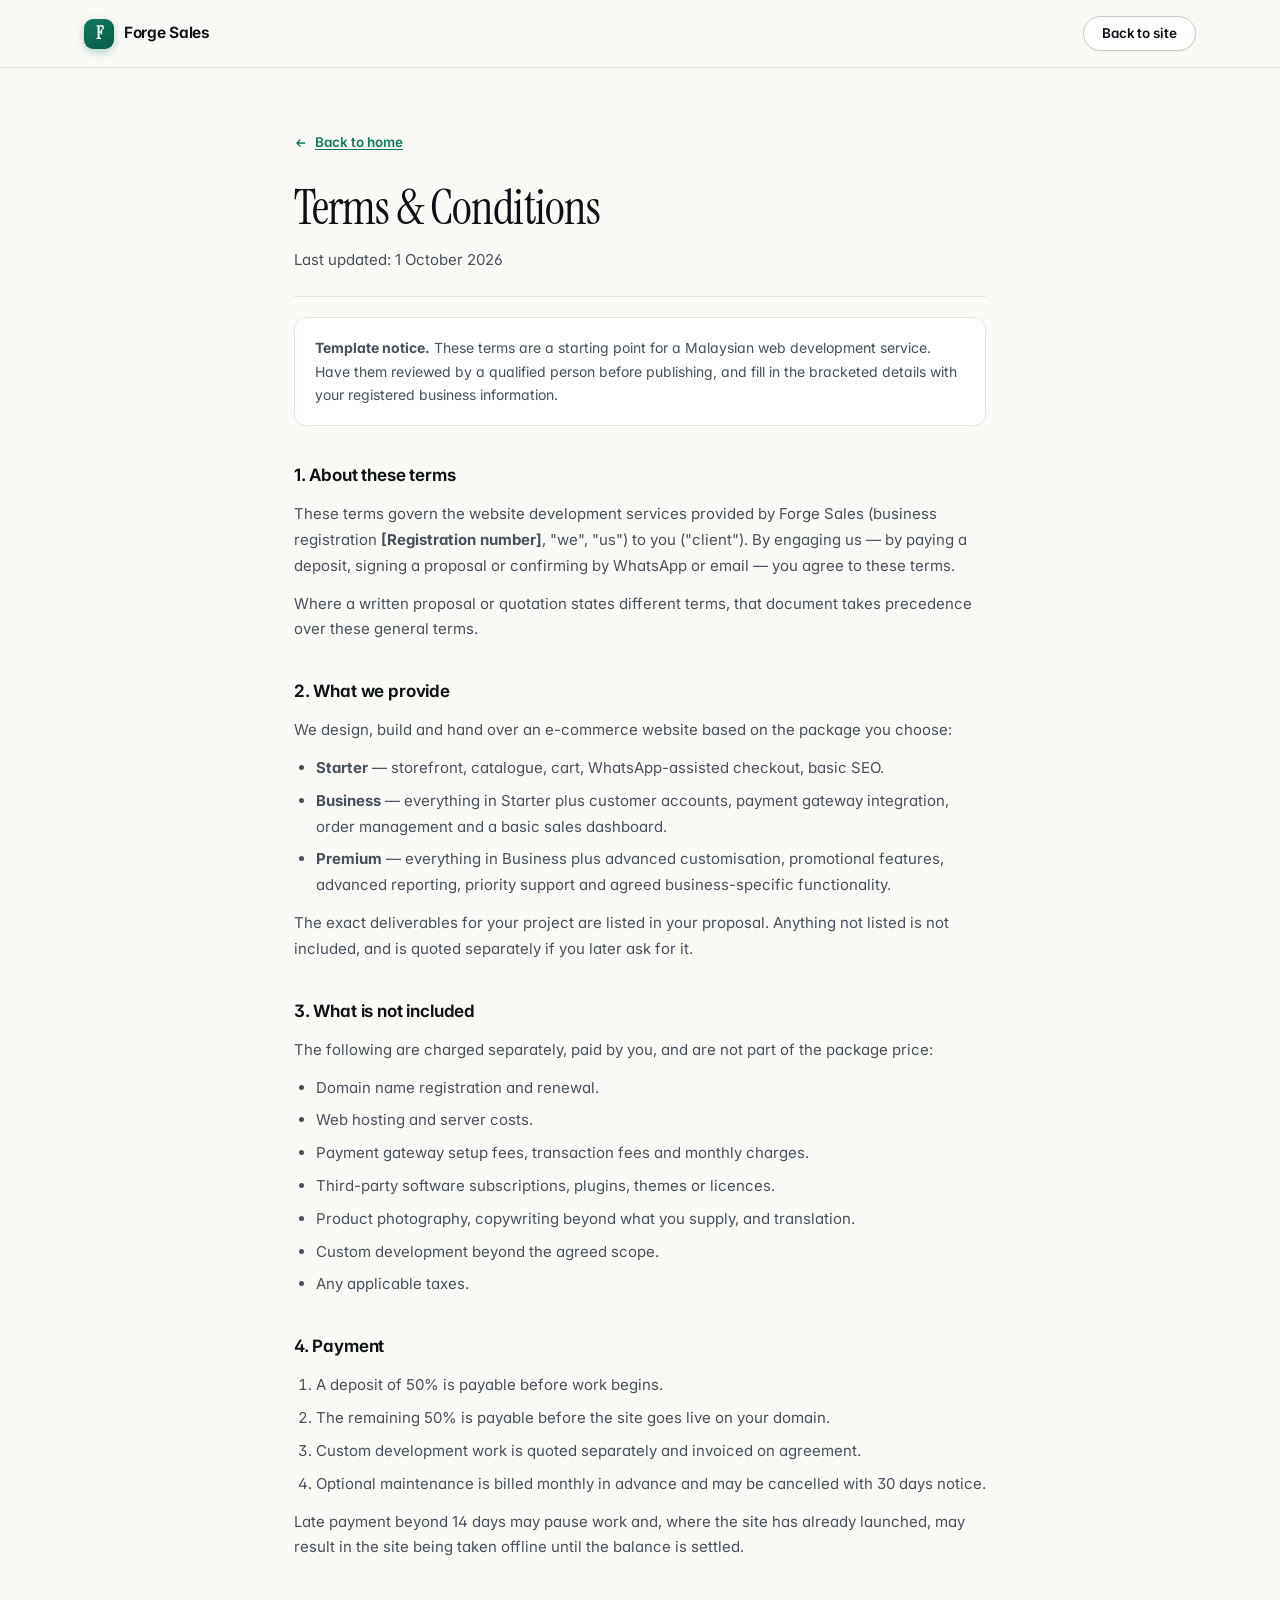
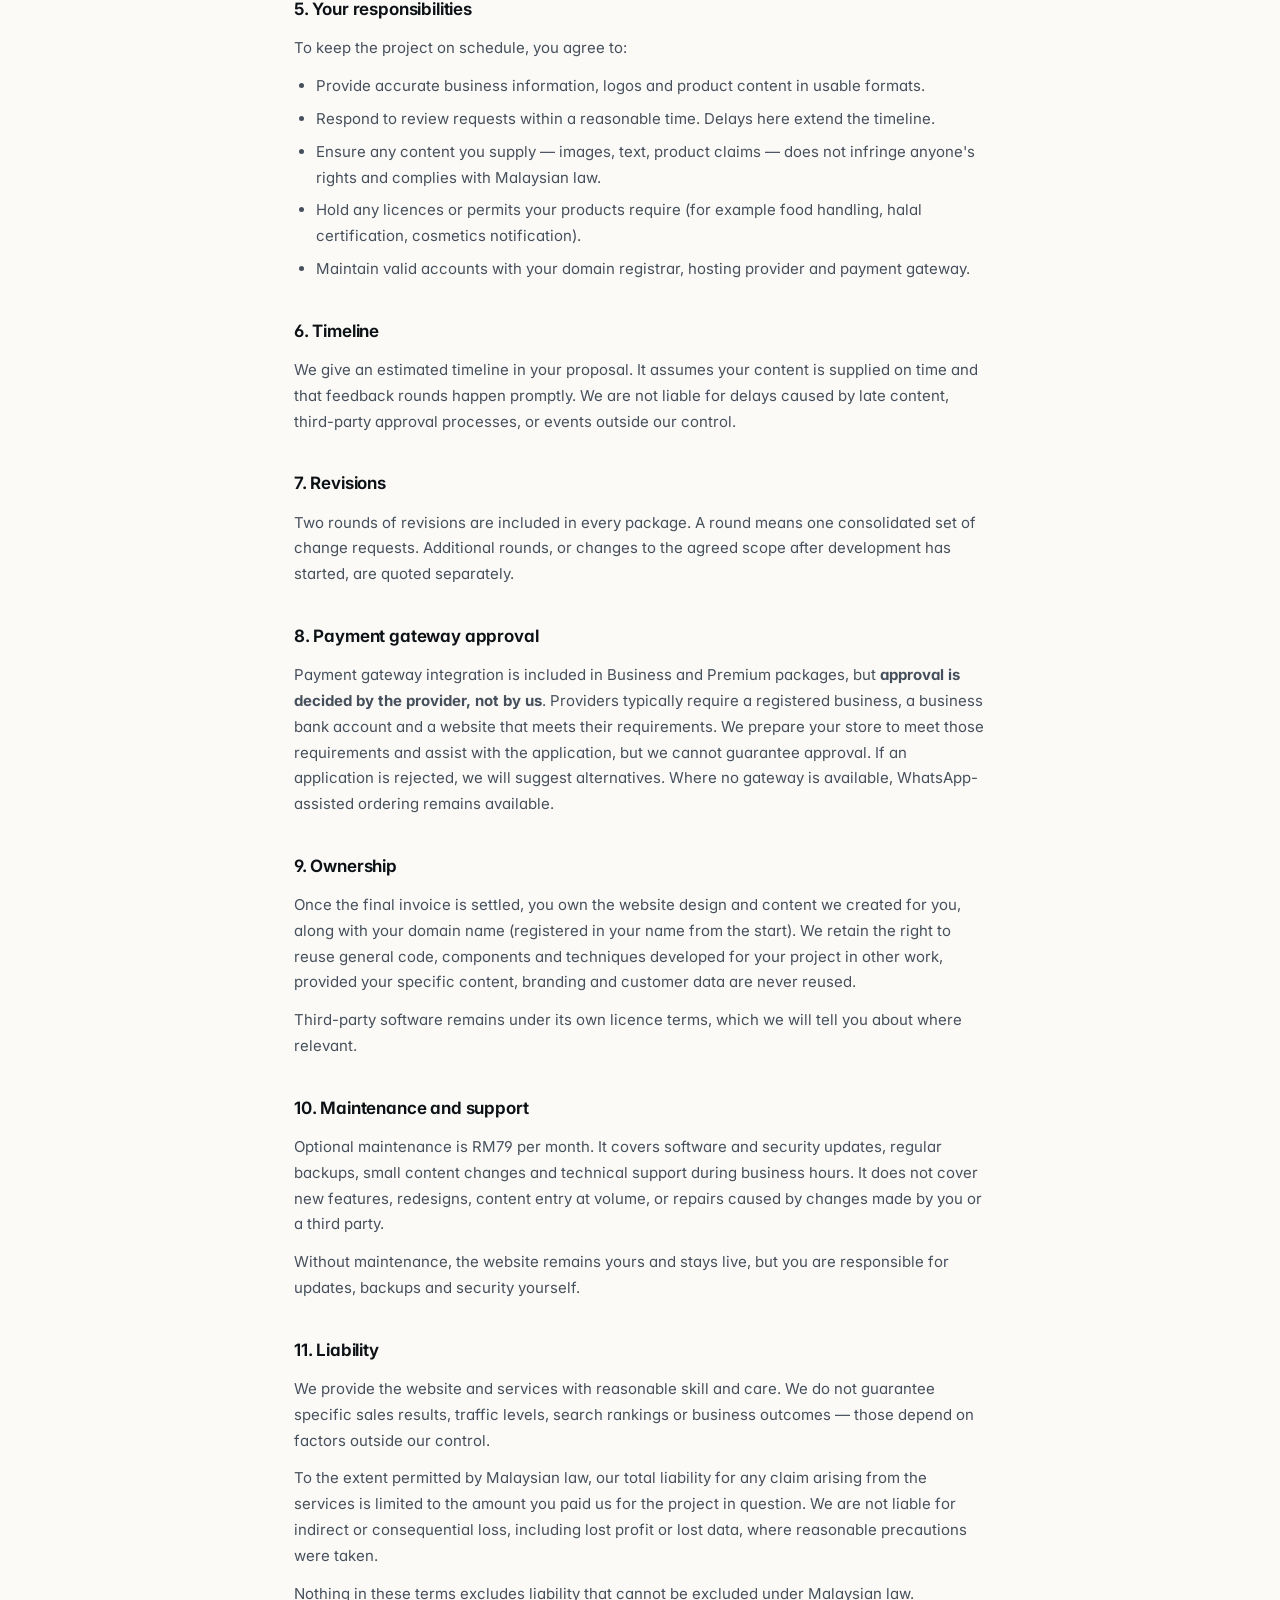
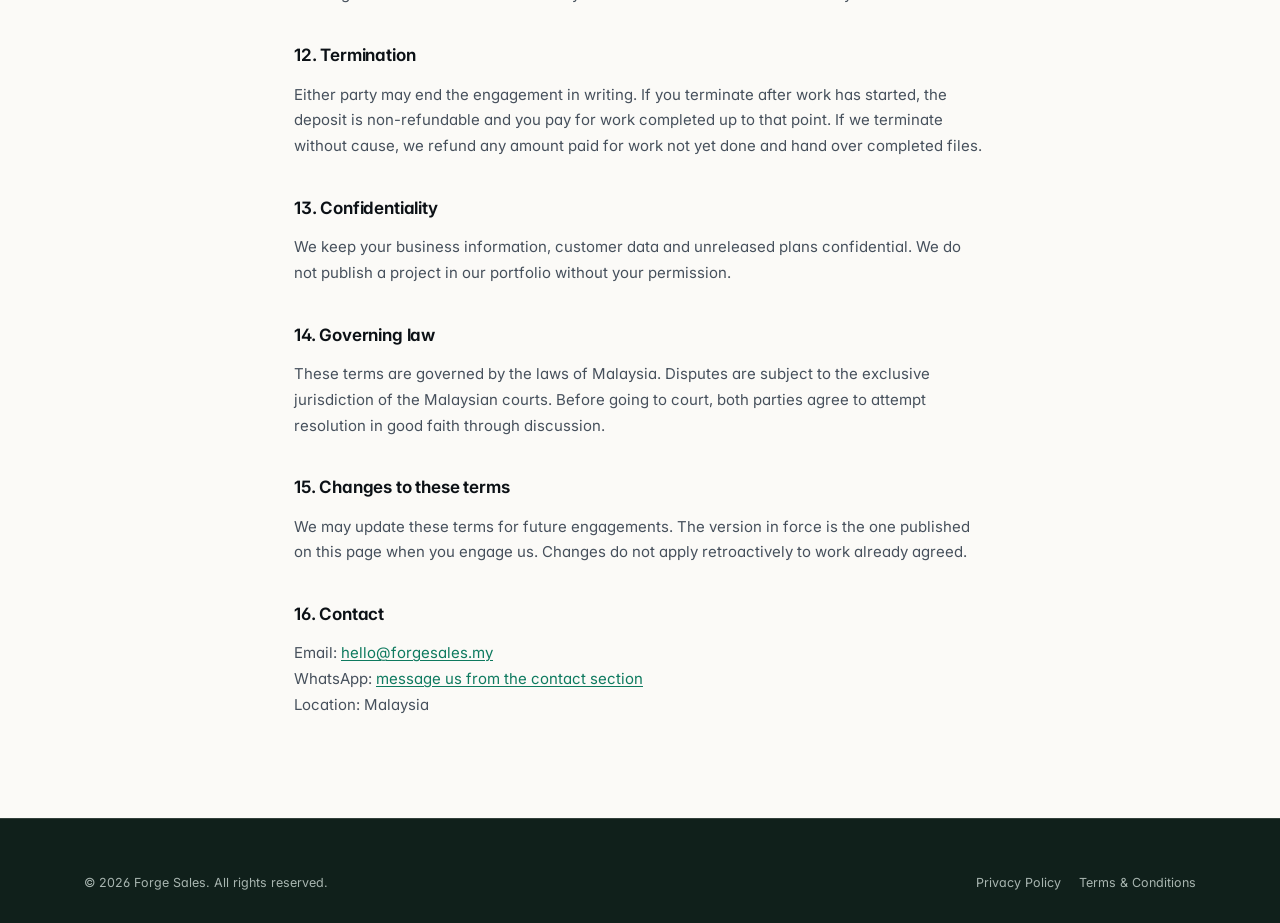
<file: terms/index.html>
<!DOCTYPE html>
<html lang="en-MY">
<head>
<meta charset="UTF-8">
<meta name="viewport" content="width=device-width, initial-scale=1.0">
<title>Terms &amp; Conditions — Forge Sales</title>
<meta name="description" content="Terms and conditions for e-commerce website development services by Forge Sales, Malaysia.">
<meta name="robots" content="index, follow">
<meta name="theme-color" content="#0e7a5f">
<link rel="icon" href="data:image/svg+xml,<svg xmlns='http://www.w3.org/2000/svg' viewBox='0 0 100 100'><rect width='100' height='100' rx='24' fill='%230e7a5f'/><text x='50' y='72' font-size='60' font-family='Georgia,serif' fill='white' text-anchor='middle'>F</text></svg>">
<link rel="preconnect" href="https://fonts.googleapis.com">
<link rel="preconnect" href="https://fonts.gstatic.com" crossorigin>
<link href="https://fonts.googleapis.com/css2?family=Inter:wght@400;500;600;700&family=Instrument+Serif:ital@0;1&display=swap" rel="stylesheet">
<link rel="stylesheet" href="/assets/css/app.css">
<style>
.legal{padding-top:calc(var(--nav-h) + 64px);padding-bottom:88px}
.legal__inner{max-width:740px;margin-inline:auto}
.legal h1{font-family:var(--serif);font-size:clamp(32px,5vw,48px);line-height:1.1;letter-spacing:-.02em;font-weight:400;margin-bottom:12px}
.legal__meta{font-size:13px;color:var(--ink-3);margin-bottom:40px;padding-bottom:24px;border-bottom:1px solid var(--line)}
.legal h2{font-size:17px;font-weight:650;letter-spacing:-.01em;margin:36px 0 12px}
.legal p,.legal li{font-size:15px;line-height:1.72;color:var(--ink-2);margin-bottom:12px}
.legal ul{list-style:disc;padding-left:22px;margin-bottom:12px}
.legal li{margin-bottom:7px}
.legal a{color:var(--accent);text-decoration:underline;text-underline-offset:2px}
.legal ol{list-style:decimal;padding-left:22px;margin-bottom:12px}
.legal__back{display:inline-flex;align-items:center;gap:7px;font-size:13.5px;font-weight:600;color:var(--ink-2);margin-bottom:28px}
.legal__back:hover{color:var(--accent)}
.legal__back svg{width:14px;height:14px}
.legal__box{background:var(--surface);border:1px solid var(--line);border-radius:var(--r);padding:18px 20px;margin:20px 0;font-size:14px;line-height:1.68;color:var(--ink-2)}
</style>
</head>
<body>

<header class="nav is-stuck">
  <div class="wrap nav__inner">
    <a class="brand" href="/">
      <span class="brand__mark" aria-hidden="true">F</span>
      <span>Forge Sales</span>
    </a>
    <div class="nav__spacer"></div>
    <a class="btn btn--ghost btn--sm" href="/">Back to site</a>
  </div>
</header>

<main class="legal">
  <div class="wrap legal__inner">
    <a class="legal__back" href="/">
      <svg viewBox="0 0 24 24" fill="none" stroke="currentColor" stroke-width="2.2" aria-hidden="true"><path d="M19 12H5M11 18l-6-6 6-6"/></svg>
      Back to home
    </a>

    <h1>Terms &amp; Conditions</h1>
    <p class="legal__meta">Last updated: <span id="upd">1 October 2026</span></p>

    <div class="legal__box">
      <strong>Template notice.</strong> These terms are a starting point for a Malaysian web development service. Have them reviewed by a qualified person before publishing, and fill in the bracketed details with your registered business information.
    </div>

    <h2>1. About these terms</h2>
    <p>
      These terms govern the website development services provided by Forge Sales
      (business registration <strong>[Registration number]</strong>, "we", "us") to you ("client").
      By engaging us — by paying a deposit, signing a proposal or confirming by WhatsApp or email — you agree to these terms.
    </p>
    <p>
      Where a written proposal or quotation states different terms, that document takes precedence
      over these general terms.
    </p>

    <h2>2. What we provide</h2>
    <p>We design, build and hand over an e-commerce website based on the package you choose:</p>
    <ul>
      <li><strong>Starter</strong> — storefront, catalogue, cart, WhatsApp-assisted checkout, basic SEO.</li>
      <li><strong>Business</strong> — everything in Starter plus customer accounts, payment gateway integration, order management and a basic sales dashboard.</li>
      <li><strong>Premium</strong> — everything in Business plus advanced customisation, promotional features, advanced reporting, priority support and agreed business-specific functionality.</li>
    </ul>
    <p>
      The exact deliverables for your project are listed in your proposal. Anything not listed
      is not included, and is quoted separately if you later ask for it.
    </p>

    <h2>3. What is not included</h2>
    <p>The following are charged separately, paid by you, and are not part of the package price:</p>
    <ul>
      <li>Domain name registration and renewal.</li>
      <li>Web hosting and server costs.</li>
      <li>Payment gateway setup fees, transaction fees and monthly charges.</li>
      <li>Third-party software subscriptions, plugins, themes or licences.</li>
      <li>Product photography, copywriting beyond what you supply, and translation.</li>
      <li>Custom development beyond the agreed scope.</li>
      <li>Any applicable taxes.</li>
    </ul>

    <h2>4. Payment</h2>
    <ol>
      <li>A deposit of 50% is payable before work begins.</li>
      <li>The remaining 50% is payable before the site goes live on your domain.</li>
      <li>Custom development work is quoted separately and invoiced on agreement.</li>
      <li>Optional maintenance is billed monthly in advance and may be cancelled with 30 days notice.</li>
    </ol>
    <p>
      Late payment beyond 14 days may pause work and, where the site has already launched, may result
      in the site being taken offline until the balance is settled.
    </p>

    <h2>5. Your responsibilities</h2>
    <p>To keep the project on schedule, you agree to:</p>
    <ul>
      <li>Provide accurate business information, logos and product content in usable formats.</li>
      <li>Respond to review requests within a reasonable time. Delays here extend the timeline.</li>
      <li>Ensure any content you supply — images, text, product claims — does not infringe anyone's rights and complies with Malaysian law.</li>
      <li>Hold any licences or permits your products require (for example food handling, halal certification, cosmetics notification).</li>
      <li>Maintain valid accounts with your domain registrar, hosting provider and payment gateway.</li>
    </ul>

    <h2>6. Timeline</h2>
    <p>
      We give an estimated timeline in your proposal. It assumes your content is supplied on time and
      that feedback rounds happen promptly. We are not liable for delays caused by late content,
      third-party approval processes, or events outside our control.
    </p>

    <h2>7. Revisions</h2>
    <p>
      Two rounds of revisions are included in every package. A round means one consolidated set of
      change requests. Additional rounds, or changes to the agreed scope after development has
      started, are quoted separately.
    </p>

    <h2>8. Payment gateway approval</h2>
    <p>
      Payment gateway integration is included in Business and Premium packages, but
      <strong>approval is decided by the provider, not by us</strong>. Providers typically require a
      registered business, a business bank account and a website that meets their requirements. We
      prepare your store to meet those requirements and assist with the application, but we cannot
      guarantee approval. If an application is rejected, we will suggest alternatives. Where no gateway
      is available, WhatsApp-assisted ordering remains available.
    </p>

    <h2>9. Ownership</h2>
    <p>
      Once the final invoice is settled, you own the website design and content we created for you,
      along with your domain name (registered in your name from the start). We retain the right to
      reuse general code, components and techniques developed for your project in other work, provided
      your specific content, branding and customer data are never reused.
    </p>
    <p>
      Third-party software remains under its own licence terms, which we will tell you about where relevant.
    </p>

    <h2>10. Maintenance and support</h2>
    <p>
      Optional maintenance is RM79 per month. It covers software and security updates, regular backups,
      small content changes and technical support during business hours. It does not cover new features,
      redesigns, content entry at volume, or repairs caused by changes made by you or a third party.
    </p>
    <p>
      Without maintenance, the website remains yours and stays live, but you are responsible for
      updates, backups and security yourself.
    </p>

    <h2>11. Liability</h2>
    <p>
      We provide the website and services with reasonable skill and care. We do not guarantee
      specific sales results, traffic levels, search rankings or business outcomes — those depend on
      factors outside our control.
    </p>
    <p>
      To the extent permitted by Malaysian law, our total liability for any claim arising from
      the services is limited to the amount you paid us for the project in question. We are not liable
      for indirect or consequential loss, including lost profit or lost data, where reasonable
      precautions were taken.
    </p>
    <p>Nothing in these terms excludes liability that cannot be excluded under Malaysian law.</p>

    <h2>12. Termination</h2>
    <p>
      Either party may end the engagement in writing. If you terminate after work has started, the
      deposit is non-refundable and you pay for work completed up to that point. If we terminate
      without cause, we refund any amount paid for work not yet done and hand over completed files.
    </p>

    <h2>13. Confidentiality</h2>
    <p>
      We keep your business information, customer data and unreleased plans confidential. We do not
      publish a project in our portfolio without your permission.
    </p>

    <h2>14. Governing law</h2>
    <p>
      These terms are governed by the laws of Malaysia. Disputes are subject to the exclusive
      jurisdiction of the Malaysian courts. Before going to court, both parties agree to attempt
      resolution in good faith through discussion.
    </p>

    <h2>15. Changes to these terms</h2>
    <p>
      We may update these terms for future engagements. The version in force is the one published
      on this page when you engage us. Changes do not apply retroactively to work already agreed.
    </p>

    <h2>16. Contact</h2>
    <p>
      Email: <a href="mailto:hello@forgesales.my">hello@forgesales.my</a><br>
      WhatsApp: <a href="/#start">message us from the contact section</a><br>
      Location: Malaysia
    </p>
  </div>
</main>

<footer class="footer">
  <div class="wrap">
    <div class="footer__bottom" style="border-top:none;padding-top:0">
      <span>© <span id="yr">2026</span> Forge Sales. All rights reserved.</span>
      <nav class="footer__legal" aria-label="Legal">
        <a href="/privacy/">Privacy Policy</a>
        <a href="/terms/">Terms &amp; Conditions</a>
      </nav>
    </div>
  </div>
</footer>

<script>
  document.getElementById("yr").textContent = new Date().getFullYear();
</script>
</body>
</html>
</file>
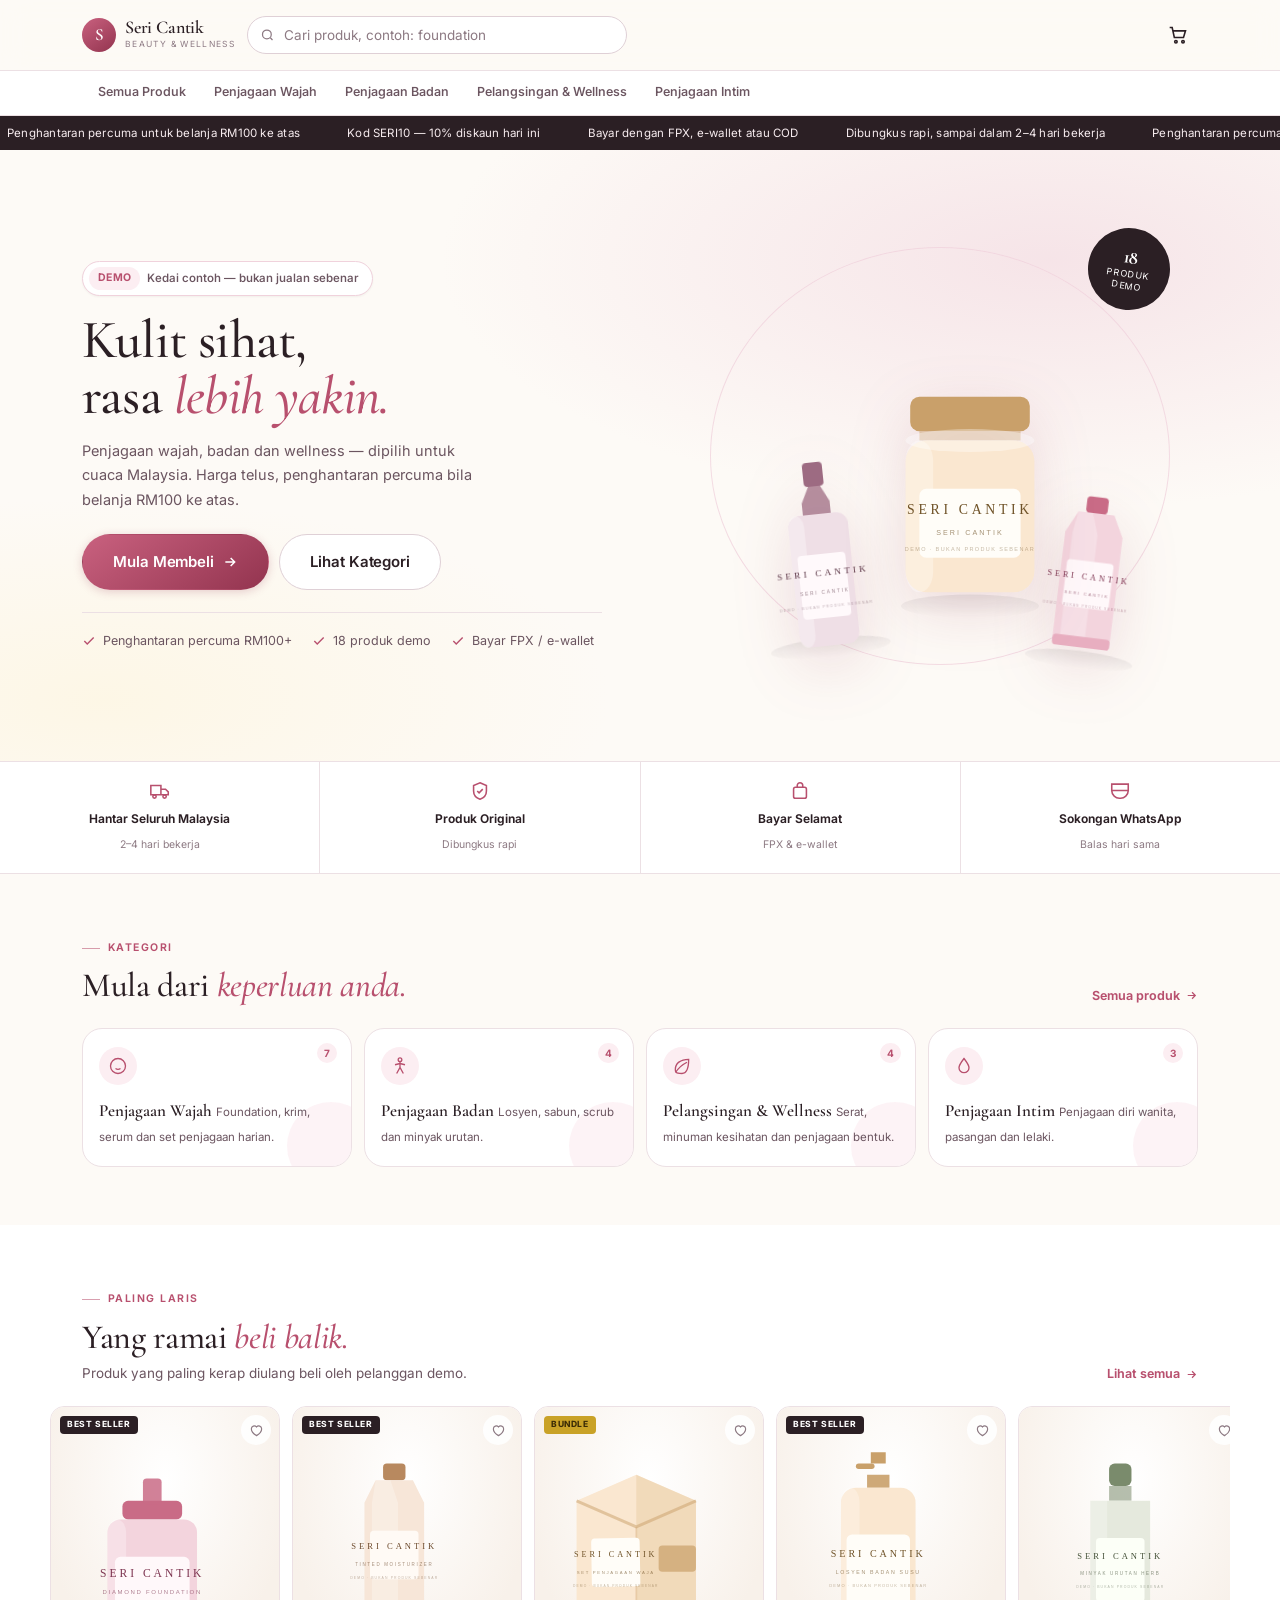
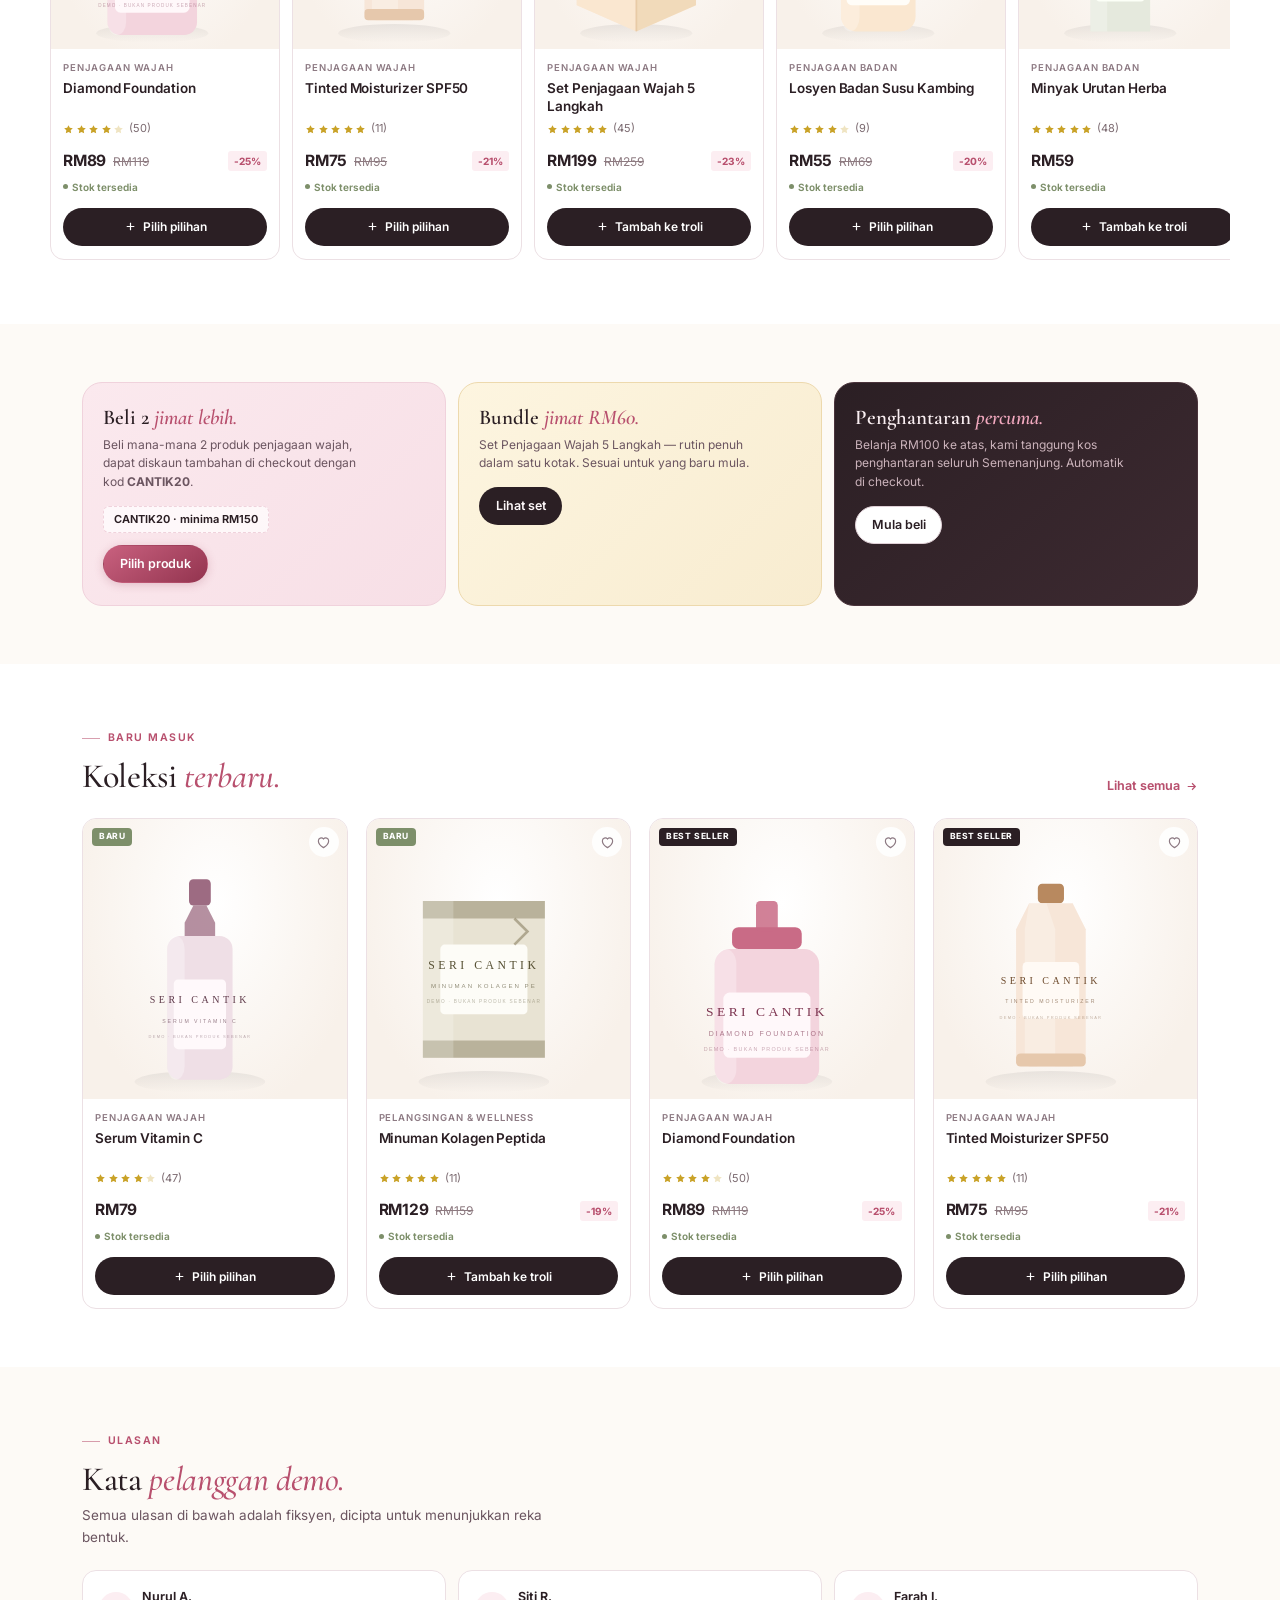
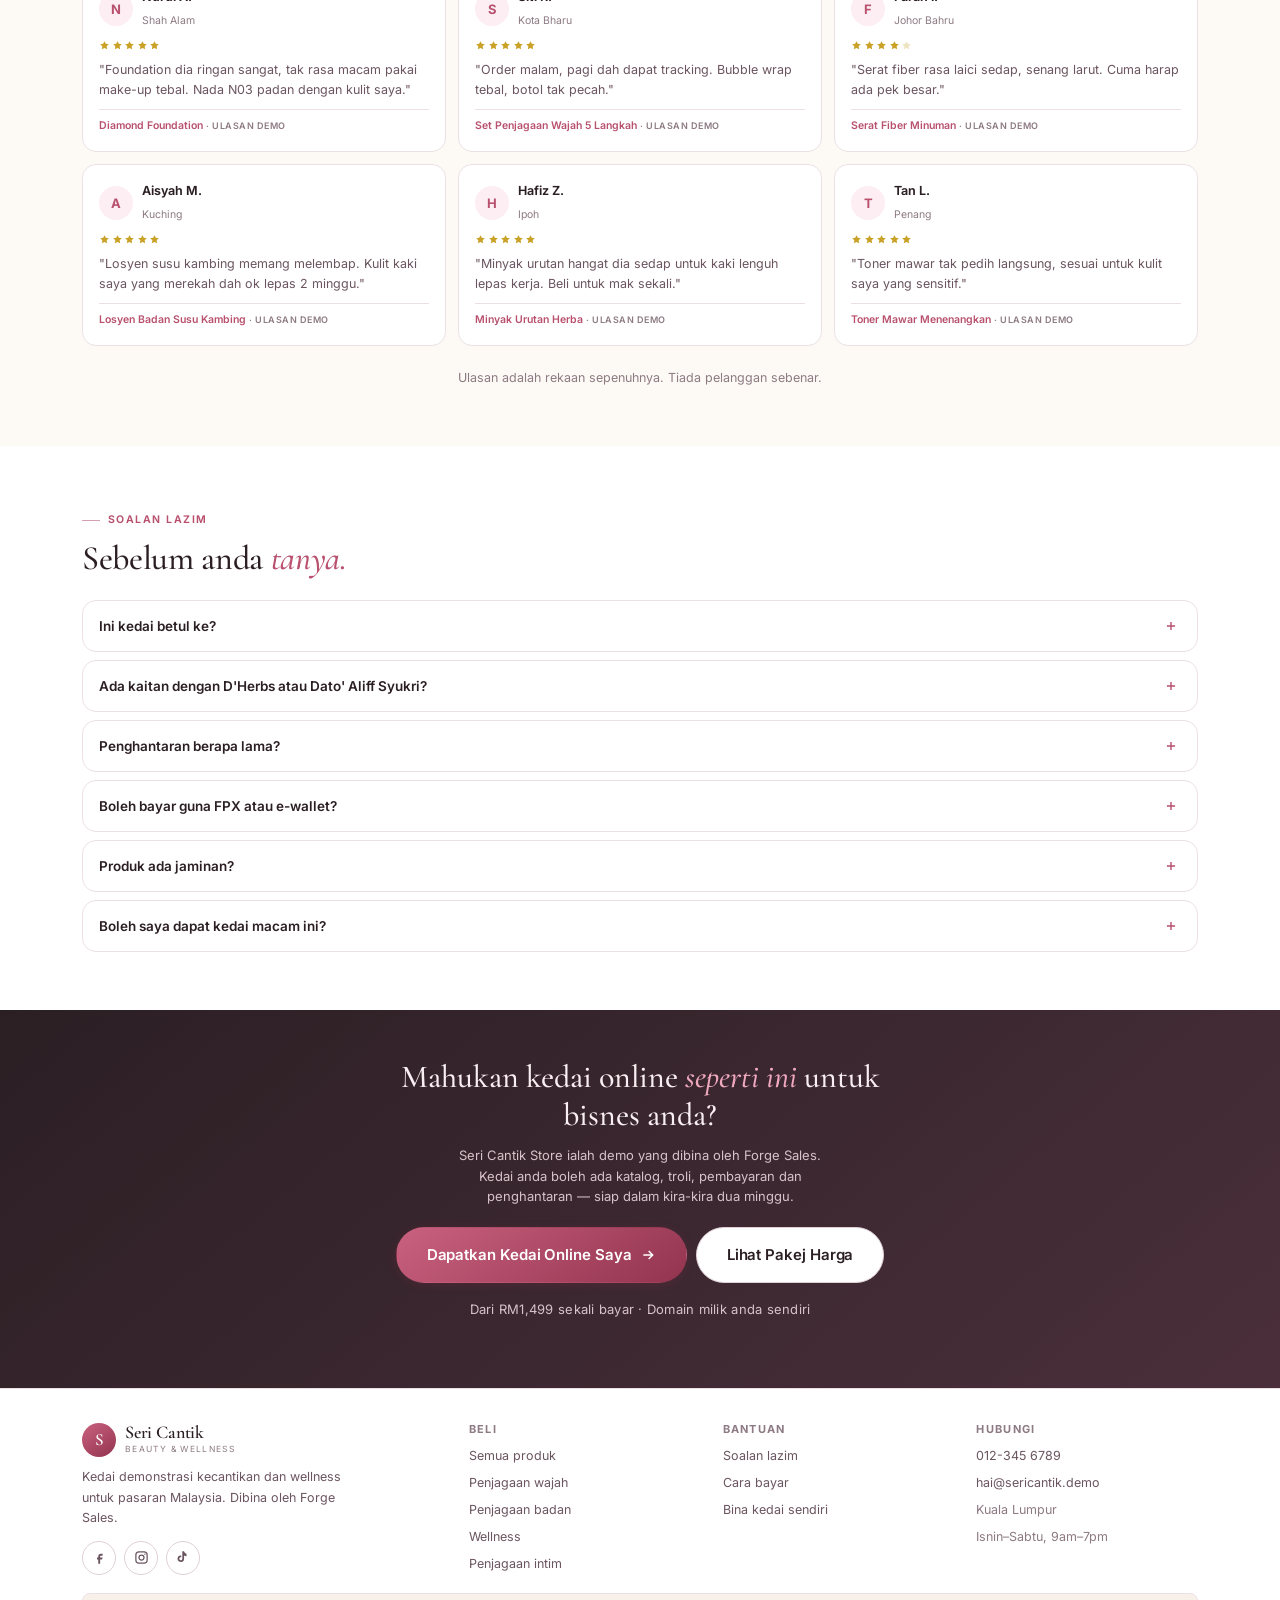
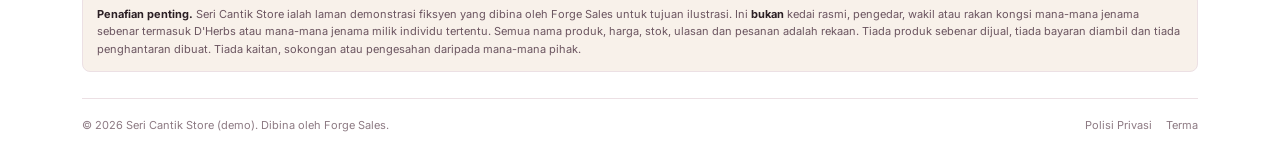
<file: demo/seri-cantik/index.html>
<!DOCTYPE html>
<html lang="ms-MY">
<head>
<meta charset="UTF-8">
<meta name="viewport" content="width=device-width, initial-scale=1.0">
<title>Seri Cantik Store — Kecantikan &amp; Wellness Malaysia | Demo Kedai Online</title>
<meta name="description" content="Kedai demo kecantikan dan wellness Malaysia. Foundation, serum, penjagaan badan dan wellness. Dibina oleh Forge Sales sebagai contoh kedai online untuk bisnes anda.">
<meta name="robots" content="index, follow">
<meta name="theme-color" content="#b8506e">
<link rel="canonical" href="https://forgesales.pages.dev/demo/seri-cantik/">

<meta property="og:type" content="website">
<meta property="og:locale" content="ms_MY">
<meta property="og:site_name" content="Seri Cantik Store">
<meta property="og:title" content="Seri Cantik Store — Kecantikan &amp; Wellness Malaysia">
<meta property="og:description" content="Kedai demo kecantikan dan wellness. Contoh kedai online yang dibina oleh Forge Sales.">
<meta property="og:url" content="https://forgesales.pages.dev/demo/seri-cantik/">

<link rel="icon" href="data:image/svg+xml,<svg xmlns='http://www.w3.org/2000/svg' viewBox='0 0 100 100'><rect width='100' height='100' rx='24' fill='%23b8506e'/><text x='50' y='72' font-size='58' font-family='Georgia,serif' fill='white' text-anchor='middle'>S</text></svg>">

<link rel="preconnect" href="https://fonts.googleapis.com">
<link rel="preconnect" href="https://fonts.gstatic.com" crossorigin>
<link href="https://fonts.googleapis.com/css2?family=Cormorant+Garamond:ital,wght@0,400;0,500;0,600;0,700;1,500;1,600&family=Inter:wght@400;500;600;700&display=swap" rel="stylesheet">
<link rel="stylesheet" href="/demo/seri-cantik/assets/css/store.css">
</head>
<body>

<!-- ANNOUNCEMENT -->
<div class="ann" role="region" aria-label="Pengumuman">
  <div class="ann__track" id="annTrack"></div>
</div>

<main>

<!-- HERO -->
<section class="hero">
  <div class="wrap hero__inner">
    <div class="hero__copy">
      <div class="hero__pill">
        <b>DEMO</b> <span>Kedai contoh — bukan jualan sebenar</span>
      </div>

      <h1 class="h-display">
        Kulit sihat,<br>rasa <em>lebih yakin.</em>
      </h1>

      <p class="hero__sub">
        Penjagaan wajah, badan dan wellness — dipilih untuk cuaca Malaysia.
        Harga telus, penghantaran percuma bila belanja RM100 ke atas.
      </p>

      <div class="hero__actions">
        <a class="btn btn--rose btn--lg" href="/demo/seri-cantik/shop/">
          Mula Membeli
          <svg viewBox="0 0 24 24" fill="none" stroke="currentColor" stroke-width="2.2" aria-hidden="true"><path d="M5 12h14M13 6l6 6-6 6"/></svg>
        </a>
        <a class="btn btn--ghost btn--lg" href="#kategori">Lihat Kategori</a>
      </div>

      <ul class="hero__proof">
        <li><svg viewBox="0 0 24 24" fill="none" stroke="currentColor" stroke-width="2.4" aria-hidden="true"><path d="m20 6-11 11-5-5"/></svg> Penghantaran percuma RM100+</li>
        <li><svg viewBox="0 0 24 24" fill="none" stroke="currentColor" stroke-width="2.4" aria-hidden="true"><path d="m20 6-11 11-5-5"/></svg> 18 produk demo</li>
        <li><svg viewBox="0 0 24 24" fill="none" stroke="currentColor" stroke-width="2.4" aria-hidden="true"><path d="m20 6-11 11-5-5"/></svg> Bayar FPX / e-wallet</li>
      </ul>
    </div>

    <div class="hero__art">
      <div class="hero__collage" id="heroCollage">
        <div class="hero__ring" aria-hidden="true"></div>
        <div class="hero__bottle hero__bottle--1" data-hero="1"></div>
        <div class="hero__bottle hero__bottle--2" data-hero="2"></div>
        <div class="hero__bottle hero__bottle--3" data-hero="3"></div>
        <div class="hero__stamp">
          <span><b>18</b>Produk Demo</span>
        </div>
      </div>
    </div>
  </div>
</section>

<!-- TRUST STRIP -->
<div class="trust">
  <div class="trust__item">
    <svg viewBox="0 0 24 24" fill="none" stroke="currentColor" stroke-width="1.7"><path d="M2 6h11v10H2zM13 10h5l3 3v3h-8"/><circle cx="6" cy="18" r="1.8"/><circle cx="17" cy="18" r="1.8"/></svg>
    <b>Hantar Seluruh Malaysia</b>
    <span>2–4 hari bekerja</span>
  </div>
  <div class="trust__item">
    <svg viewBox="0 0 24 24" fill="none" stroke="currentColor" stroke-width="1.7"><path d="M12 3l7 3v6c0 4.5-3 7.6-7 9-4-1.4-7-4.5-7-9V6z"/><path d="m9 12 2 2 4-4"/></svg>
    <b>Produk Original</b>
    <span>Dibungkus rapi</span>
  </div>
  <div class="trust__item">
    <svg viewBox="0 0 24 24" fill="none" stroke="currentColor" stroke-width="1.7"><rect x="5" y="8" width="14" height="12" rx="2"/><path d="M9 8V6a3 3 0 0 1 6 0v2"/></svg>
    <b>Bayar Selamat</b>
    <span>FPX &amp; e-wallet</span>
  </div>
  <div class="trust__item">
    <svg viewBox="0 0 24 24" fill="none" stroke="currentColor" stroke-width="1.7"><path d="M21 11.5a8.4 8.4 0 0 1-9 8.4A8.4 8.4 0 0 1 3 11.5"/><path d="M3 4.5h18v7H3z"/></svg>
    <b>Sokongan WhatsApp</b>
    <span>Balas hari sama</span>
  </div>
</div>

<!-- KATEGORI -->
<section class="sec" id="kategori">
  <div class="wrap">
    <div class="sec__head">
      <div>
        <span class="eyebrow">Kategori</span>
        <h2 class="h-sec">Mula dari <em>keperluan anda.</em></h2>
      </div>
      <a class="sec__link" href="/demo/seri-cantik/shop/">
        Semua produk
        <svg viewBox="0 0 24 24" fill="none" stroke="currentColor" stroke-width="2.2"><path d="M5 12h14M13 6l6 6-6 6"/></svg>
      </a>
    </div>
    <div class="cats" id="catGrid"></div>
  </div>
</section>

<!-- BEST SELLER -->
<section class="sec sec--cream">
  <div class="wrap">
    <div class="sec__head">
      <div>
        <span class="eyebrow">Paling laris</span>
        <h2 class="h-sec">Yang ramai <em>beli balik.</em></h2>
        <p>Produk yang paling kerap diulang beli oleh pelanggan demo.</p>
      </div>
      <a class="sec__link" href="/demo/seri-cantik/shop/?sort=popular">
        Lihat semua
        <svg viewBox="0 0 24 24" fill="none" stroke="currentColor" stroke-width="2.2"><path d="M5 12h14M13 6l6 6-6 6"/></svg>
      </a>
    </div>
    <div class="rail" id="bestRail"></div>
  </div>
</section>

<!-- PROMO BANNERS -->
<section class="sec">
  <div class="wrap">
    <div class="promos" id="promoGrid"></div>
  </div>
</section>

<!-- NEW ARRIVALS -->
<section class="sec sec--cream">
  <div class="wrap">
    <div class="sec__head">
      <div>
        <span class="eyebrow">Baru masuk</span>
        <h2 class="h-sec">Koleksi <em>terbaru.</em></h2>
      </div>
      <a class="sec__link" href="/demo/seri-cantik/shop/?sort=new">
        Lihat semua
        <svg viewBox="0 0 24 24" fill="none" stroke="currentColor" stroke-width="2.2"><path d="M5 12h14M13 6l6 6-6 6"/></svg>
      </a>
    </div>
    <div class="pgrid" id="newGrid"></div>
  </div>
</section>

<!-- REVIEWS -->
<section class="sec">
  <div class="wrap">
    <div class="sec__head">
      <div>
        <span class="eyebrow">Ulasan</span>
        <h2 class="h-sec">Kata <em>pelanggan demo.</em></h2>
        <p>Semua ulasan di bawah adalah fiksyen, dicipta untuk menunjukkan reka bentuk.</p>
      </div>
    </div>
    <div class="revs-wrap">
      <div class="revs" id="revList"></div>
    </div>
    <p class="tiny" style="margin-top:14px;text-align:center">
      Ulasan adalah rekaan sepenuhnya. Tiada pelanggan sebenar.
    </p>
  </div>
</section>

<!-- FAQ -->
<section class="sec sec--cream" id="faq">
  <div class="wrap">
    <div class="sec__head">
      <div>
        <span class="eyebrow">Soalan lazim</span>
        <h2 class="h-sec">Sebelum anda <em>tanya.</em></h2>
      </div>
    </div>
    <div class="faq" id="faqList"></div>
  </div>
</section>

<!-- FORGE CTA -->
<section class="forge-cta" id="forge">
  <div class="wrap forge-cta__inner">
    <h2>Mahukan kedai online <em>seperti ini</em> untuk bisnes anda?</h2>
    <p>
      Seri Cantik Store ialah demo yang dibina oleh Forge Sales. Kedai anda boleh
      ada katalog, troli, pembayaran dan penghantaran — siap dalam kira-kira dua minggu.
    </p>
    <div class="forge-cta__btns">
      <a class="btn btn--rose btn--lg" href="https://forgesales.pages.dev/#start" data-forge-cta>
        Dapatkan Kedai Online Saya
        <svg viewBox="0 0 24 24" fill="none" stroke="currentColor" stroke-width="2.2" aria-hidden="true"><path d="M5 12h14M13 6l6 6-6 6"/></svg>
      </a>
      <a class="btn btn--ghost btn--lg" href="https://forgesales.pages.dev/#pricing">
        Lihat Pakej Harga
      </a>
    </div>
    <p class="forge-cta__note">Dari RM1,499 sekali bayar · Domain milik anda sendiri</p>
  </div>
</section>

</main>

<!-- FOOTER -->
<footer class="ftr">
  <div class="wrap">
    <div class="ftr__grid">
      <div>
        <a class="brand" href="/demo/seri-cantik/">
          <span class="brand__mark" aria-hidden="true">S</span>
          <span>
            <span class="brand__name">Seri Cantik</span>
            <span class="brand__sub">Beauty &amp; Wellness</span>
          </span>
        </a>
        <p class="ftr__desc">
          Kedai demonstrasi kecantikan dan wellness untuk pasaran Malaysia.
          Dibina oleh Forge Sales.
        </p>
        <div class="ftr__social">
          <a href="#" aria-label="Facebook (demo)" onclick="return false"><svg viewBox="0 0 24 24" fill="currentColor"><path d="M14 9h3V6h-3c-2.2 0-4 1.8-4 4v2H8v3h2v7h3v-7h3l1-3h-4v-2c0-.6.4-1 1-1z"/></svg></a>
          <a href="#" aria-label="Instagram (demo)" onclick="return false"><svg viewBox="0 0 24 24" fill="none" stroke="currentColor" stroke-width="2"><rect x="3" y="3" width="18" height="18" rx="5"/><circle cx="12" cy="12" r="4"/><circle cx="17.4" cy="6.6" r="1.1" fill="currentColor" stroke="none"/></svg></a>
          <a href="#" aria-label="TikTok (demo)" onclick="return false"><svg viewBox="0 0 24 24" fill="currentColor"><path d="M16.6 5.8a4.3 4.3 0 0 1-2.5-1.3 4.4 4.4 0 0 1-1.2-2.5h-2.8v11.9a2.4 2.4 0 1 1-1.7-2.3V8.7a5.2 5.2 0 1 0 4.5 5.2V8.6a7 7 0 0 0 4 1.3V7.1a4.4 4.4 0 0 1-.3-.1z"/></svg></a>
        </div>
      </div>

      <div>
        <h4>Beli</h4>
        <div class="ftr__links">
          <a href="/demo/seri-cantik/shop/">Semua produk</a>
          <a href="/demo/seri-cantik/shop/?cat=wajah">Penjagaan wajah</a>
          <a href="/demo/seri-cantik/shop/?cat=badan">Penjagaan badan</a>
          <a href="/demo/seri-cantik/shop/?cat=wellness">Wellness</a>
          <a href="/demo/seri-cantik/shop/?cat=intim">Penjagaan intim</a>
        </div>
      </div>

      <div>
        <h4>Bantuan</h4>
        <div class="ftr__links">
          <a href="#faq">Soalan lazim</a>
          <a href="/demo/seri-cantik/checkout/">Cara bayar</a>
          <a href="/demo/seri-cantik/#forge">Bina kedai sendiri</a>
        </div>
      </div>

      <div>
        <h4>Hubungi</h4>
        <div class="ftr__links">
          <a href="tel:+60123456789">012-345 6789</a>
          <a href="mailto:hai@sericantik.demo">hai@sericantik.demo</a>
          <span style="color:var(--ink-3)">Kuala Lumpur</span>
          <span style="color:var(--ink-3)">Isnin–Sabtu, 9am–7pm</span>
        </div>
      </div>
    </div>

    <div class="disclaimer">
      <b>Penafian penting.</b> Seri Cantik Store ialah laman demonstrasi fiksyen yang dibina oleh
      Forge Sales untuk tujuan ilustrasi. Ini <b>bukan</b> kedai rasmi, pengedar, wakil atau rakan
      kongsi mana-mana jenama sebenar termasuk D'Herbs atau mana-mana jenama milik individu
      tertentu. Semua nama produk, harga, stok, ulasan dan pesanan adalah rekaan. Tiada produk
      sebenar dijual, tiada bayaran diambil dan tiada penghantaran dibuat. Tiada kaitan, sokongan
      atau pengesahan daripada mana-mana pihak.
    </div>

    <div class="ftr__bottom">
      <span>© <span id="yr">2026</span> Seri Cantik Store (demo). Dibina oleh Forge Sales.</span>
      <div class="ftr__legal">
        <a href="https://forgesales.pages.dev/privacy/">Polisi Privasi</a>
        <a href="https://forgesales.pages.dev/terms/">Terma</a>
      </div>
    </div>
  </div>
</footer>

<div class="mobar" id="mobar">
  <a class="btn btn--ghost" href="/demo/seri-cantik/shop/">Lihat Produk</a>
  <a class="btn btn--rose" href="https://forgesales.pages.dev/#start">Bina Kedai Saya</a>
</div>

<script src="/demo/seri-cantik/assets/js/data.js"></script>
<script src="/demo/seri-cantik/assets/js/packshot.js"></script>
<script src="/demo/seri-cantik/assets/js/store.js"></script>
<script>
(function () {
  "use strict";

  document.getElementById("yr").textContent = new Date().getFullYear();
  mountChrome("home");

  /* ---------- announcement ---------- */
  const msgs = [
    "Penghantaran percuma untuk belanja RM100 ke atas",
    "Kod SERI10 — 10% diskaun hari ini",
    "Bayar dengan FPX, e-wallet atau COD",
    "Dibungkus rapi, sampai dalam 2–4 hari bekerja",
  ];
  const icon = `<svg viewBox="0 0 24 24" fill="none" stroke="currentColor" stroke-width="2.2"><path d="m20 6-11 11-5-5"/></svg>`;
  const one = msgs.map((m) => `<span>${icon}${m}</span>`).join("");
  document.getElementById("annTrack").innerHTML = one + one;

  /* ---------- hero collage ---------- */
  const heroPick = ["serum", "jar", "tube"];
  const heroPal = [5, 4, 1];
  [0, 1, 2].forEach((i) => {
    const el = document.querySelector(`[data-hero="${i + 1}"]`);
    if (el) el.innerHTML = packshot(heroPick[i], heroPal[i], "Seri Cantik");
  });

  /* ---------- categories ---------- */
  document.getElementById("catGrid").innerHTML = CATS.map((c) => {
    const n = PRODUCTS.filter((p) => p.cat === c.id).length;
    return `<a class="cat reveal" href="/demo/seri-cantik/shop/?cat=${c.id}">
      <span class="cat__n">${n}</span>
      <span class="cat__ico">${CAT_ICON[c.icon]}</span>
      <span class="cat__name">${esc(c.name)}</span>
      <span class="cat__desc">${esc(c.desc)}</span>
    </a>`;
  }).join("");

  /* ---------- best sellers ---------- */
  const best = PRODUCTS.filter((p) => p.tags.includes("best")).slice(0, 8);
  document.getElementById("bestRail").innerHTML = best.map((p) => productCard(p)).join("");

  /* ---------- promos ---------- */
  document.getElementById("promoGrid").innerHTML = `
    <div class="promo-card promo-card--wide reveal">
      <h3>Beli 2 <em>jimat lebih.</em></h3>
      <p>Beli mana-mana 2 produk penjagaan wajah, dapat diskaun tambahan di checkout dengan kod <b>CANTIK20</b>.</p>
      <div class="promo-card__code">CANTIK20 · minima RM150</div>
      <br>
      <a class="btn btn--rose btn--sm" href="/demo/seri-cantik/shop/?cat=wajah">Pilih produk</a>
    </div>

    <div class="promo-card promo-card--gold reveal">
      <h3>Bundle <em>jimat RM60.</em></h3>
      <p>Set Penjagaan Wajah 5 Langkah — rutin penuh dalam satu kotak. Sesuai untuk yang baru mula.</p>
      <a class="btn btn--primary btn--sm" href="/demo/seri-cantik/produk/?sku=SC-SET-04">Lihat set</a>
    </div>

    <div class="promo-card promo-card--dark reveal">
      <h3>Penghantaran <em>percuma.</em></h3>
      <p>Belanja RM100 ke atas, kami tanggung kos penghantaran seluruh Semenanjung. Automatik di checkout.</p>
      <a class="btn btn--ghost btn--sm" href="/demo/seri-cantik/shop/">Mula beli</a>
    </div>
  `;

  /* ---------- new arrivals ---------- */
  const isNew = PRODUCTS.filter((p) => p.tags.includes("new"));
  const alsoNew = PRODUCTS.filter((p) => !p.tags.includes("new")).slice(0, 4);
  document.getElementById("newGrid").innerHTML = [...isNew, ...alsoNew]
    .slice(0, 4)
    .map((p) => productCard(p))
    .join("");

  /* ---------- reviews ---------- */
  document.getElementById("revList").innerHTML = REVIEWS.map((r) => `
    <div class="rev">
      <div class="rev__top">
        <span class="rev__av">${esc(r.name.charAt(0))}</span>
        <span class="rev__who">
          <b>${esc(r.name)}</b>
          <span>${esc(r.place)}</span>
        </span>
      </div>
      ${STARS(r.stars)}
      <p class="rev__txt">"${esc(r.text)}"</p>
      <div class="rev__item">
        ${esc(r.item)}
        <span class="rev__demo"> · ulasan demo</span>
      </div>
    </div>
  `).join("");

  /* ---------- faq ---------- */
  document.getElementById("faqList").innerHTML = FAQ.map((f, i) => `
    <div class="faq__item">
      <button class="faq__q" aria-expanded="false" aria-controls="faq-${i}">
        <span>${esc(f.q)}</span>
        <span class="faq__ico" aria-hidden="true">
          <svg viewBox="0 0 24 24" fill="none" stroke="currentColor" stroke-width="2.4"><path d="M12 5v14M5 12h14"/></svg>
        </span>
      </button>
      <div class="faq__a" id="faq-${i}"><div><p>${esc(f.a)}</p></div></div>
    </div>
  `).join("");

  document.querySelectorAll(".faq__q").forEach((btn) => {
    btn.addEventListener("click", () => {
      const item = btn.closest(".faq__item");
      const open = item.classList.contains("is-open");
      document.querySelectorAll(".faq__item").forEach((x) => {
        x.classList.remove("is-open");
        x.querySelector(".faq__q").setAttribute("aria-expanded", "false");
      });
      if (!open) {
        item.classList.add("is-open");
        btn.setAttribute("aria-expanded", "true");
      }
    });
  });

  /* ---------- bind ---------- */
  bindAddButtons();

  /* mobile sticky bar */
  const mobar = document.getElementById("mobar");
  const onScroll = () => mobar.classList.toggle("is-on", window.scrollY > 560);
  onScroll();
  window.addEventListener("scroll", onScroll, { passive: true });
  window.addEventListener("resize", () => {
    if (window.innerWidth > 760) mobar.classList.remove("is-on");
  });

  initReveal();
})();
</script>
</body>
</html>
</file>
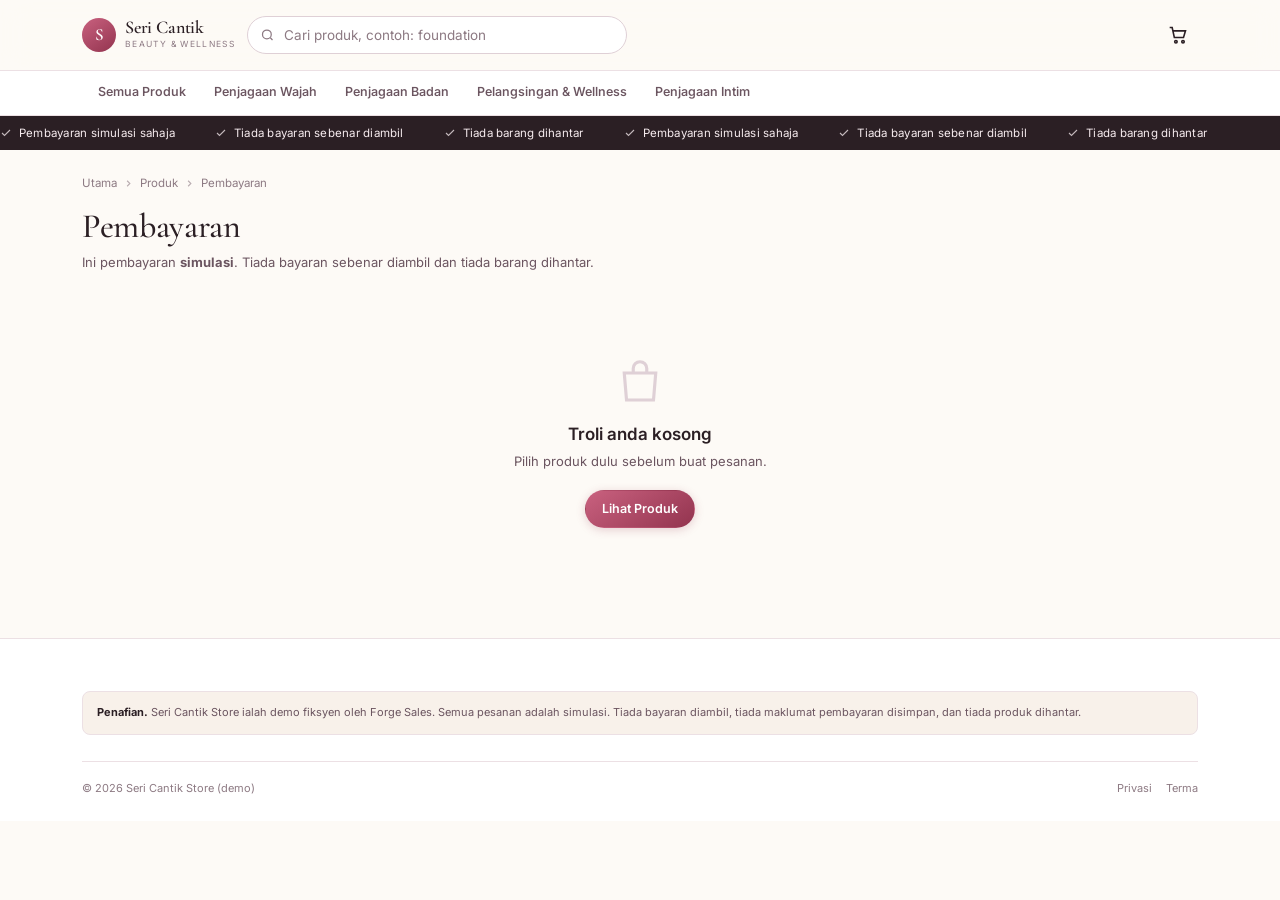
<file: demo/seri-cantik/checkout/index.html>
<!DOCTYPE html>
<html lang="ms-MY">
<head>
<meta charset="UTF-8">
<meta name="viewport" content="width=device-width, initial-scale=1.0">
<title>Pembayaran — Seri Cantik Store (Demo)</title>
<meta name="description" content="Halaman pembayaran demo. Tiada bayaran sebenar diambil.">
<meta name="robots" content="noindex, nofollow">
<meta name="theme-color" content="#b8506e">
<link rel="icon" href="data:image/svg+xml,<svg xmlns='http://www.w3.org/2000/svg' viewBox='0 0 100 100'><rect width='100' height='100' rx='24' fill='%23b8506e'/><text x='50' y='72' font-size='58' font-family='Georgia,serif' fill='white' text-anchor='middle'>S</text></svg>">
<link rel="preconnect" href="https://fonts.googleapis.com">
<link rel="preconnect" href="https://fonts.gstatic.com" crossorigin>
<link href="https://fonts.googleapis.com/css2?family=Cormorant+Garamond:ital,wght@0,400;0,500;0,600;0,700;1,500&family=Inter:wght@400;500;600;700&display=swap" rel="stylesheet">
<link rel="stylesheet" href="/demo/seri-cantik/assets/css/store.css">
</head>
<body class="has-mobar">

<div class="ann" role="region" aria-label="Pengumuman">
  <div class="ann__track" id="annTrack"></div>
</div>

<main class="co">
  <div class="wrap">
    <nav class="crumbs" aria-label="Breadcrumb" style="margin-bottom:14px">
      <a href="/demo/seri-cantik/">Utama</a>
      <svg viewBox="0 0 24 24" fill="none" stroke="currentColor" stroke-width="2.4"><path d="m9 6 6 6-6 6"/></svg>
      <a href="/demo/seri-cantik/shop/">Produk</a>
      <svg viewBox="0 0 24 24" fill="none" stroke="currentColor" stroke-width="2.4"><path d="m9 6 6 6-6 6"/></svg>
      <span>Pembayaran</span>
    </nav>

    <h1 class="h-sec" style="margin-bottom:6px">Pembayaran</h1>
    <p class="muted" style="font-size:13px;margin-bottom:22px">
      Ini pembayaran <b>simulasi</b>. Tiada bayaran sebenar diambil dan tiada barang dihantar.
    </p>

    <div id="coEmpty" class="empty-state" hidden>
      <svg viewBox="0 0 24 24" fill="none" stroke="currentColor" stroke-width="1.4"><path d="M5 8h14l-1 12H6z"/><path d="M9 8V6a3 3 0 0 1 6 0v2"/></svg>
      <h3>Troli anda kosong</h3>
      <p>Pilih produk dulu sebelum buat pesanan.</p>
      <a class="btn btn--rose btn--sm" href="/demo/seri-cantik/shop/">Lihat Produk</a>
    </div>

    <form class="co__grid" id="coForm" novalidate hidden>
      <!-- ===== KIRI: borang ===== -->
      <div>
        <!-- 1. maklumat -->
        <section class="co-card">
          <div class="co-card__head">
            <span class="co-card__n">1</span>
            <h2>Maklumat anda</h2>
          </div>

          <div class="field">
            <label for="fName">Nama penuh <span class="req">*</span></label>
            <input type="text" id="fName" name="name" autocomplete="name" placeholder="Contoh: Nurul Aisyah binti Rahman">
            <span class="field__err">Sila masukkan nama penuh anda.</span>
          </div>

          <div class="field-row">
            <div class="field">
              <label for="fEmail">E-mel <span class="req">*</span></label>
              <input type="email" id="fEmail" name="email" autocomplete="email" placeholder="nama@email.com">
              <span class="field__err">Sila masukkan e-mel yang sah.</span>
            </div>
            <div class="field">
              <label for="fPhone">No. telefon <span class="req">*</span></label>
              <input type="tel" id="fPhone" name="phone" autocomplete="tel" inputmode="tel" placeholder="012-345 6789">
              <span class="field__err">Sila masukkan no. telefon Malaysia yang sah.</span>
            </div>
          </div>
        </section>

        <!-- 2. alamat -->
        <section class="co-card">
          <div class="co-card__head">
            <span class="co-card__n">2</span>
            <h2>Alamat penghantaran</h2>
          </div>

          <div class="field">
            <label for="fAddr">Alamat <span class="req">*</span></label>
            <textarea id="fAddr" name="address" autocomplete="street-address" placeholder="No. rumah, jalan, taman, kawasan"></textarea>
            <span class="field__err">Sila masukkan alamat penuh.</span>
          </div>

          <div class="field-row">
            <div class="field">
              <label for="fPost">Poskod <span class="req">*</span></label>
              <input type="text" id="fPost" name="postcode" inputmode="numeric" autocomplete="postal-code" placeholder="53100" maxlength="5">
              <span class="field__err">Poskod mesti 5 digit.</span>
            </div>
            <div class="field">
              <label for="fState">Negeri <span class="req">*</span></label>
              <div class="field__sel">
                <select id="fState" name="state" autocomplete="address-level1">
                  <option value="">Pilih negeri</option>
                </select>
                <svg viewBox="0 0 24 24" fill="none" stroke="currentColor" stroke-width="2.2"><path d="m6 9 6 6 6-6"/></svg>
              </div>
              <span class="field__err">Sila pilih negeri.</span>
            </div>
          </div>

          <div class="field">
            <label for="fNote">Arahan penghantaran <span style="font-weight:400;color:var(--ink-3)">(pilihan)</span></label>
            <textarea id="fNote" name="note" placeholder="Contoh: rumah pagar biru, tinggal di belakang. Hubungi sebelum hantar."></textarea>
          </div>
        </section>

        <!-- 3. bayaran -->
        <section class="co-card">
          <div class="co-card__head">
            <span class="co-card__n">3</span>
            <h2>Cara bayar</h2>
          </div>

          <div class="pay-opts">
            <label class="pay is-on" data-pay="fpx">
              <input type="radio" name="pay" value="fpx" checked>
              <span class="pay__radio"></span>
              <span class="pay__ico"><svg viewBox="0 0 24 24" fill="none" stroke="currentColor" stroke-width="1.8"><path d="M3 10l9-6 9 6M5 10v9h14v-9M9 19v-5h6v5"/></svg></span>
              <span class="pay__txt">
                <b>Online Banking (FPX)</b>
                <span>Maybank2u, CIMB Clicks, Public Bank</span>
              </span>
            </label>

            <label class="pay" data-pay="ewallet">
              <input type="radio" name="pay" value="ewallet">
              <span class="pay__radio"></span>
              <span class="pay__ico"><svg viewBox="0 0 24 24" fill="none" stroke="currentColor" stroke-width="1.8"><rect x="3" y="6" width="18" height="13" rx="3"/><path d="M3 10h18M16 14.5h2"/></svg></span>
              <span class="pay__txt">
                <b>E-Wallet</b>
                <span>Touch 'n Go, GrabPay, Boost</span>
              </span>
            </label>

            <label class="pay" data-pay="cod">
              <input type="radio" name="pay" value="cod">
              <span class="pay__radio"></span>
              <span class="pay__ico"><svg viewBox="0 0 24 24" fill="none" stroke="currentColor" stroke-width="1.8"><rect x="2" y="6" width="20" height="12" rx="2"/><circle cx="12" cy="12" r="2.6"/></svg></span>
              <span class="pay__txt">
                <b>Bayar Semasa Terima (COD)</b>
                <span>Tunai semasa barang sampai</span>
              </span>
            </label>
          </div>

          <p class="tiny" style="margin-top:12px">
            <b>Penting:</b> Halaman ini tidak meminta dan tidak menyimpan maklumat kad,
            kata laluan atau butiran perbankan. Semua pilihan di atas adalah simulasi.
          </p>
        </section>
      </div>

      <!-- ===== KANAN: ringkasan ===== -->
      <aside class="co__summary">
        <div class="sum">
          <h2 class="sum__title">Ringkasan pesanan</h2>

          <div class="sum__items" id="sumItems"></div>

          <div class="code-form" id="codeForm">
            <input type="text" id="codeInput" placeholder="Kod diskaun" aria-label="Kod diskaun" autocomplete="off">
            <button type="button" id="codeBtn" class="btn btn--ghost">Guna</button>
          </div>
          <div class="code-msg" id="codeMsg" role="status"></div>
          <div id="appliedBox"></div>

          <div class="sum__rows" id="sumRows"></div>

          <button type="submit" class="btn btn--rose btn--block btn--lg" id="payBtn" style="margin-top:16px">
            Buat Pesanan (Demo)
            <svg viewBox="0 0 24 24" fill="none" stroke="currentColor" stroke-width="2.2" aria-hidden="true"><path d="M5 12h14M13 6l6 6-6 6"/></svg>
          </button>

          <p class="tiny" style="text-align:center;margin-top:10px">
            Tiada bayaran sebenar. Tiada barang dihantar.
          </p>
        </div>

        <div class="sum" style="margin-top:12px">
          <div class="field" style="margin:0">
            <label for="fZone">Zon penghantaran</label>
            <div class="field__sel">
              <select id="fZone">
                <option value="semenanjung">Semenanjung Malaysia — RM8 (percuma RM100+)</option>
                <option value="sabahSarawak">Sabah &amp; Sarawak — RM15 (percuma RM200+)</option>
              </select>
              <svg viewBox="0 0 24 24" fill="none" stroke="currentColor" stroke-width="2.2"><path d="m6 9 6 6 6-6"/></svg>
            </div>
          </div>
        </div>
      </aside>
    </form>
  </div>
</main>

<footer class="ftr">
  <div class="wrap">
    <div class="disclaimer">
      <b>Penafian.</b> Seri Cantik Store ialah demo fiksyen oleh Forge Sales. Semua pesanan adalah simulasi.
      Tiada bayaran diambil, tiada maklumat pembayaran disimpan, dan tiada produk dihantar.
    </div>
    <div class="ftr__bottom">
      <span>© <span id="yr">2026</span> Seri Cantik Store (demo)</span>
      <div class="ftr__legal">
        <a href="https://forgesales.pages.dev/privacy/">Privasi</a>
        <a href="https://forgesales.pages.dev/terms/">Terma</a>
      </div>
    </div>
  </div>
</footer>

<script src="/demo/seri-cantik/assets/js/data.js"></script>
<script src="/demo/seri-cantik/assets/js/packshot.js"></script>
<script src="/demo/seri-cantik/assets/js/store.js"></script>
<script>
(function () {
  "use strict";

  document.getElementById("yr").textContent = new Date().getFullYear();
  mountChrome("checkout");

  const msgs = ["Pembayaran simulasi sahaja", "Tiada bayaran sebenar diambil", "Tiada barang dihantar"];
  const ck = `<svg viewBox="0 0 24 24" fill="none" stroke="currentColor" stroke-width="2.2"><path d="m20 6-11 11-5-5"/></svg>`;
  const one = msgs.map((m) => `<span>${ck}${m}</span>`).join("");
  document.getElementById("annTrack").innerHTML = one + one;

  /* ---------- negeri ---------- */
  const st = document.getElementById("fState");
  STATES.forEach((s) => {
    const o = document.createElement("option");
    o.value = s;
    o.textContent = s;
    st.appendChild(o);
  });

  /* ---------- kosong? ---------- */
  if (!Cart.count()) {
    document.getElementById("coEmpty").hidden = false;
    return;
  }
  document.getElementById("coForm").hidden = false;

  /* ---------- render ringkasan ---------- */
  function renderSummary() {
    const lines = Cart.lines();
    document.getElementById("sumItems").innerHTML = lines.map((l) => `
      <div class="sum__item">
        <div class="sum__img">
          ${packshot(l.img, l.palette, l.name)}
          <span class="sum__qty">${l.qty}</span>
        </div>
        <div>
          <div class="sum__name">${esc(l.name)}</div>
          ${l.variantName ? `<div class="sum__var">${esc(l.variantName)}</div>` : ""}
        </div>
        <div class="sum__price">${rm(l.sum)}</div>
      </div>
    `).join("");

    const sub = Cart.subtotal();
    const disc = Promo.amount();
    const ship = Shipping.fee();

    document.getElementById("sumRows").innerHTML = `
      <div class="sum__row"><span>Subtotal (${Cart.count()} item)</span><span>${rm(sub)}</span></div>
      ${disc > 0 ? `<div class="sum__row sum__row--disc"><span>Diskaun (${Promo.code})</span><span>−${rm(disc)}</span></div>` : ""}
      <div class="sum__row">
        <span>Penghantaran <span class="tiny">(${Shipping.rule().eta})</span></span>
        <span>${ship === 0 ? "Percuma" : rm(ship)}</span>
      </div>
      <div class="sum__row sum__row--total"><span>Jumlah bayar</span><span>${rm(totalDue())}</span></div>
    `;

    /* kotak diskaun digunakan */
    const ab = document.getElementById("appliedBox");
    if (Promo.code) {
      ab.innerHTML = `
        <div class="applied">
          <span>✓ ${esc(Promo.code)} · ${esc(Promo.info.label)}</span>
          <button type="button" id="removeCode" aria-label="Buang kod diskaun">×</button>
        </div>`;
      document.getElementById("removeCode")?.addEventListener("click", () => {
        Promo.clear();
        document.getElementById("codeInput").value = "";
        showCodeMsg("", "");
        renderSummary();
        toast("Kod diskaun dibuang");
      });
    } else {
      ab.innerHTML = "";
    }
  }

  function showCodeMsg(msg, kind) {
    const el = document.getElementById("codeMsg");
    el.textContent = msg;
    el.className = "code-msg" + (kind ? " is-" + kind : "");
  }

  /* ---------- kod diskaun ---------- */
  function applyCode() {
    const input = document.getElementById("codeInput");
    const res = Promo.apply(input.value);
    showCodeMsg(res.msg, res.ok ? "ok" : "bad");
    if (res.ok) {
      input.value = "";
      renderSummary();
      toast("Kod diskaun digunakan");
    }
  }

  document.getElementById("codeBtn").addEventListener("click", applyCode);
  document.getElementById("codeInput").addEventListener("keydown", (e) => {
    if (e.key === "Enter") {
      e.preventDefault();
      applyCode();
    }
  });

  /* ---------- zon ---------- */
  const zoneSel = document.getElementById("fZone");
  zoneSel.value = Shipping.zone;
  zoneSel.addEventListener("change", () => {
    Shipping.zone = zoneSel.value;
    renderSummary();
  });

  /* ---------- pilihan bayaran ---------- */
  document.querySelectorAll(".pay").forEach((lab) => {
    lab.addEventListener("click", () => {
      document.querySelectorAll(".pay").forEach((x) => x.classList.remove("is-on"));
      lab.classList.add("is-on");
      lab.querySelector("input").checked = true;
    });
  });

  /* ---------- validation ---------- */
  function setErr(el, msg) {
    const f = el.closest(".field");
    if (!f) return;
    f.classList.toggle("has-error", !!msg);
    if (msg) {
      const e = f.querySelector(".field__err");
      if (e) e.textContent = msg;
    }
  }

  const validEmail = (v) => /^[^\s@]+@[^\s@]+\.[a-z]{2,}$/i.test(v.trim());
  const validPhone = (v) => {
    const d = v.replace(/\D/g, "");
    if (d.startsWith("60")) return d.length >= 11 && d.length <= 12;
    return d.length >= 9 && d.length <= 11;
  };
  const validPost = (v) => /^\d{5}$/.test(v.trim());

  ["fName", "fEmail", "fPhone", "fAddr", "fPost", "fState"].forEach((id) => {
    const el = document.getElementById(id);
    el?.addEventListener("input", () => setErr(el, ""));
    el?.addEventListener("change", () => setErr(el, ""));
  });

  /* ---------- submit ---------- */
  document.getElementById("coForm").addEventListener("submit", (e) => {
    e.preventDefault();

    const f = {
      name: document.getElementById("fName"),
      email: document.getElementById("fEmail"),
      phone: document.getElementById("fPhone"),
      addr: document.getElementById("fAddr"),
      post: document.getElementById("fPost"),
      state: document.getElementById("fState"),
      note: document.getElementById("fNote"),
    };

    let bad = null;

    if (!f.name.value.trim() || f.name.value.trim().length < 2) {
      setErr(f.name, "Sila masukkan nama penuh anda.");
      bad = bad || f.name;
    }
    if (!validEmail(f.email.value)) {
      setErr(f.email, "Sila masukkan e-mel yang sah.");
      bad = bad || f.email;
    }
    if (!validPhone(f.phone.value)) {
      setErr(f.phone, "Sila masukkan no. telefon Malaysia yang sah.");
      bad = bad || f.phone;
    }
    if (!f.addr.value.trim() || f.addr.value.trim().length < 8) {
      setErr(f.addr, "Sila masukkan alamat penuh (jalan, taman, kawasan).");
      bad = bad || f.addr;
    }
    if (!validPost(f.post.value)) {
      setErr(f.post, "Poskod mesti 5 digit, contoh 53100.");
      bad = bad || f.post;
    }
    if (!f.state.value) {
      setErr(f.state, "Sila pilih negeri.");
      bad = bad || f.state;
    }

    if (bad) {
      bad.focus();
      bad.scrollIntoView({ block: "center", behavior: "smooth" });
      toast("Sila semak maklumat yang bertanda merah", "info");
      return;
    }

    /* sahkan diskaun masih layak */
    Promo.validate();

    const pay = document.querySelector('input[name="pay"]:checked')?.value || "fpx";
    const order = {
      no: makeOrderNo(),
      at: new Date().toISOString(),
      items: Cart.lines(),
      subtotal: Cart.subtotal(),
      discount: Promo.amount(),
      code: Promo.code,
      shipping: Shipping.fee(),
      zone: Shipping.zone,
      total: totalDue(),
      customer: {
        name: f.name.value.trim(),
        email: f.email.value.trim(),
        phone: f.phone.value.trim(),
        address: f.addr.value.trim(),
        postcode: f.post.value.trim(),
        state: f.state.value,
        note: f.note.value.trim(),
      },
      pay,
    };

    try {
      localStorage.setItem(LS_ORDER, JSON.stringify(order));
    } catch (err) {
      console.warn("order save failed", err);
    }

    Cart.clear();
    Promo.clear();
    location.href = "/demo/seri-cantik/order/";
  });

  renderSummary();
})();
</script>

<div class="mobar" id="mobar">
  <a class="btn btn--rose btn--sm" href="https://forgesales.pages.dev/#start" data-forge-cta>
    Dapatkan Kedai Online Saya
  </a>
</div>
</body>
</html>
</file>
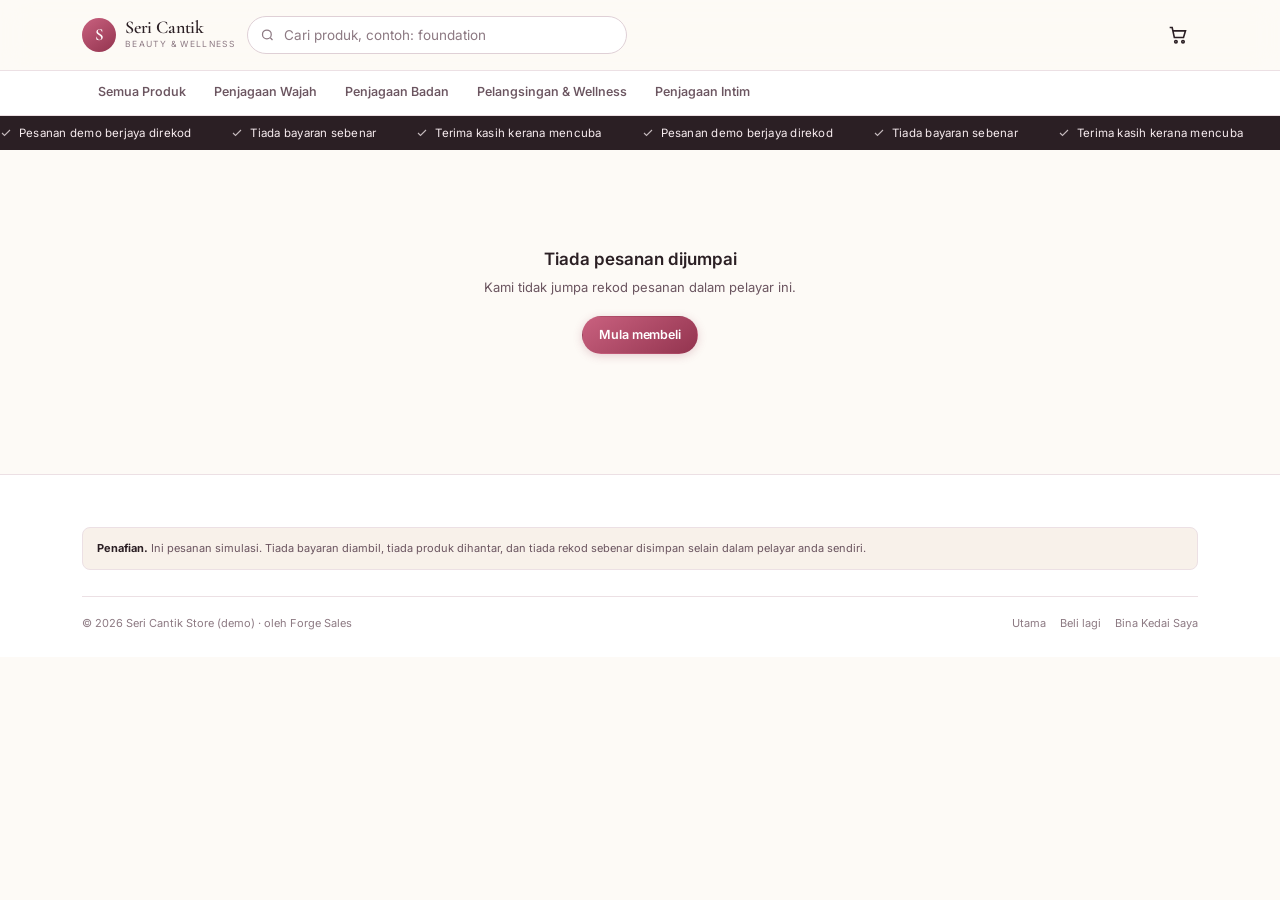
<file: demo/seri-cantik/order/index.html>
<!DOCTYPE html>
<html lang="ms-MY">
<head>
<meta charset="UTF-8">
<meta name="viewport" content="width=device-width, initial-scale=1.0">
<title>Pesanan Diterima — Seri Cantik Store (Demo)</title>
<meta name="description" content="Pengesahan pesanan demo. Tiada pesanan sebenar dibuat.">
<meta name="robots" content="noindex, nofollow">
<meta name="theme-color" content="#b8506e">
<link rel="icon" href="data:image/svg+xml,<svg xmlns='http://www.w3.org/2000/svg' viewBox='0 0 100 100'><rect width='100' height='100' rx='24' fill='%23b8506e'/><text x='50' y='72' font-size='58' font-family='Georgia,serif' fill='white' text-anchor='middle'>S</text></svg>">
<link rel="preconnect" href="https://fonts.googleapis.com">
<link rel="preconnect" href="https://fonts.gstatic.com" crossorigin>
<link href="https://fonts.googleapis.com/css2?family=Cormorant+Garamond:ital,wght@0,400;0,500;0,600;0,700;1,500&family=Inter:wght@400;500;600;700&display=swap" rel="stylesheet">
<link rel="stylesheet" href="/demo/seri-cantik/assets/css/store.css">
</head>
<body>

<div class="ann" role="region" aria-label="Pengumuman">
  <div class="ann__track" id="annTrack"></div>
</div>

<main class="confirm">
  <div class="wrap">
    <div id="confirmRoot"></div>
  </div>
</main>

<footer class="ftr">
  <div class="wrap">
    <div class="disclaimer">
      <b>Penafian.</b> Ini pesanan simulasi. Tiada bayaran diambil, tiada produk dihantar,
      dan tiada rekod sebenar disimpan selain dalam pelayar anda sendiri.
    </div>
    <div class="ftr__bottom">
      <span>© <span id="yr">2026</span> Seri Cantik Store (demo) · oleh Forge Sales</span>
      <div class="ftr__legal">
        <a href="/demo/seri-cantik/">Utama</a>
        <a href="/demo/seri-cantik/shop/">Beli lagi</a>
        <a href="https://forgesales.pages.dev/#start">Bina Kedai Saya</a>
      </div>
    </div>
  </div>
</footer>

<script src="/demo/seri-cantik/assets/js/data.js"></script>
<script src="/demo/seri-cantik/assets/js/packshot.js"></script>
<script src="/demo/seri-cantik/assets/js/store.js"></script>
<script>
(function () {
  "use strict";

  document.getElementById("yr").textContent = new Date().getFullYear();
  mountChrome("order");

  const msgs = ["Pesanan demo berjaya direkod", "Tiada bayaran sebenar", "Terima kasih kerana mencuba"];
  const ck = `<svg viewBox="0 0 24 24" fill="none" stroke="currentColor" stroke-width="2.2"><path d="m20 6-11 11-5-5"/></svg>`;
  const one = msgs.map((m) => `<span>${ck}${m}</span>`).join("");
  document.getElementById("annTrack").innerHTML = one + one;

  const PAY_LABEL = {
    fpx: "Online Banking (FPX)",
    ewallet: "E-Wallet",
    cod: "Bayar Semasa Terima (COD)",
  };

  let order = null;
  try {
    order = JSON.parse(localStorage.getItem(LS_ORDER) || "null");
  } catch {
    order = null;
  }

  const root = document.getElementById("confirmRoot");

  if (!order || !order.no) {
    root.innerHTML = `
      <div class="empty-state">
        <h3>Tiada pesanan dijumpai</h3>
        <p>Kami tidak jumpa rekod pesanan dalam pelayar ini.</p>
        <a class="btn btn--rose btn--sm" href="/demo/seri-cantik/shop/">Mula membeli</a>
      </div>`;
    return;
  }

  const d = new Date(order.at);
  const fmt = d.toLocaleDateString("ms-MY", { day: "numeric", month: "long", year: "numeric" }) +
    ", " + d.toLocaleTimeString("ms-MY", { hour: "2-digit", minute: "2-digit" });

  root.innerHTML = `
    <div class="confirm__ico">
      <svg viewBox="0 0 24 24" fill="none" stroke="currentColor" stroke-width="2.4"><path d="m20 6-11 11-5-5"/></svg>
    </div>

    <h1>Terima kasih, ${esc(order.customer.name.split(" ")[0])}!</h1>
    <p class="confirm__sub">
      Pesanan demo anda telah direkod dalam pelayar ini. Kami tidak menghantar apa-apa
      dan tidak mengambil bayaran — ini hanya untuk menunjukkan aliran pesanan.
    </p>

    <div class="sim-notice">
      <b>⚑ Ini pesanan simulasi</b>
      Tiada transaksi berlaku. Tiada barang akan dihantar. Tiada maklumat pembayaran
      diambil atau disimpan. Semua data pesanan hanya tersimpan dalam localStorage
      pelayar anda sendiri dan boleh dipadam bila-bila masa.
    </div>

    <div class="order-box">
      <div class="order-num">
        <div>
          <div class="tiny" style="margin-bottom:2px">No. pesanan demo</div>
          <b>${esc(order.no)}</b>
        </div>
        <span class="pbadge pbadge--new" style="font-size:9px">SIMULASI</span>
      </div>

      <div class="order-row"><span>Tarikh</span><b>${esc(fmt)}</b></div>
      <div class="order-row"><span>Nama</span><b>${esc(order.customer.name)}</b></div>
      <div class="order-row"><span>Telefon</span><b>${esc(order.customer.phone)}</b></div>
      <div class="order-row"><span>E-mel</span><b>${esc(order.customer.email)}</b></div>
      <div class="order-row"><span>Alamat</span><b style="max-width:60%;text-align:right">${esc(order.customer.address)}, ${esc(order.customer.postcode)} ${esc(order.customer.state)}</b></div>
      ${order.customer.note ? `<div class="order-row"><span>Arahan</span><b style="max-width:60%;text-align:right">${esc(order.customer.note)}</b></div>` : ""}
      <div class="order-row"><span>Bayaran</span><b>${esc(PAY_LABEL[order.pay] || order.pay)} <span class="tiny">(demo)</span></b></div>

      <div style="margin-top:16px;padding-top:14px;border-top:1px solid var(--line)">
        <div class="tiny" style="margin-bottom:9px;text-transform:uppercase;letter-spacing:.08em;font-weight:700">Item</div>
        ${order.items.map((l) => `
          <div class="order-row">
            <span>${esc(l.name)}${l.variantName ? ` · ${esc(l.variantName)}` : ""} × ${l.qty}</span>
            <b>${rm(l.sum)}</b>
          </div>`).join("")}
      </div>

      <div style="margin-top:14px;padding-top:12px;border-top:1px solid var(--line)">
        <div class="order-row"><span>Subtotal</span><b>${rm(order.subtotal)}</b></div>
        ${order.discount > 0 ? `<div class="order-row" style="color:var(--rose)"><span>Diskaun (${esc(order.code)})</span><b style="color:var(--rose)">−${rm(order.discount)}</b></div>` : ""}
        <div class="order-row"><span>Penghantaran</span><b>${order.shipping === 0 ? "Percuma" : rm(order.shipping)}</b></div>
        <div class="order-row" style="font-size:16px;font-weight:750;color:var(--ink);padding-top:10px;margin-top:6px;border-top:1px solid var(--line)">
          <span>Jumlah</span><b style="font-size:16px">${rm(order.total)}</b>
        </div>
      </div>
    </div>

    <div style="display:flex;gap:9px;justify-content:center;flex-wrap:wrap;margin-bottom:32px">
      <a class="btn btn--rose" href="/demo/seri-cantik/shop/">Teruskan Membeli</a>
      <a class="btn btn--ghost" href="/demo/seri-cantik/">Kembali ke Utama</a>
    </div>

    <section class="forge-cta" style="border-radius:var(--r-lg);text-align:left">
      <div class="forge-cta__inner">
        <h2 style="text-align:center">Suka aliran pesanan <em>seperti ini?</em></h2>
        <p style="text-align:center">
          Forge Sales boleh bina kedai yang sama untuk bisnes anda — dengan troli,
          checkout, kod diskaun dan pengurusan pesanan.
        </p>
        <div class="forge-cta__btns">
          <a class="btn btn--rose" href="https://forgesales.pages.dev/#start">Dapatkan Kedai Online Saya</a>
          <a class="btn btn--ghost" href="https://forgesales.pages.dev/#pricing">Lihat Pakej</a>
        </div>
      </div>
    </section>
  `;
})();
</script>
</body>
</html>
</file>
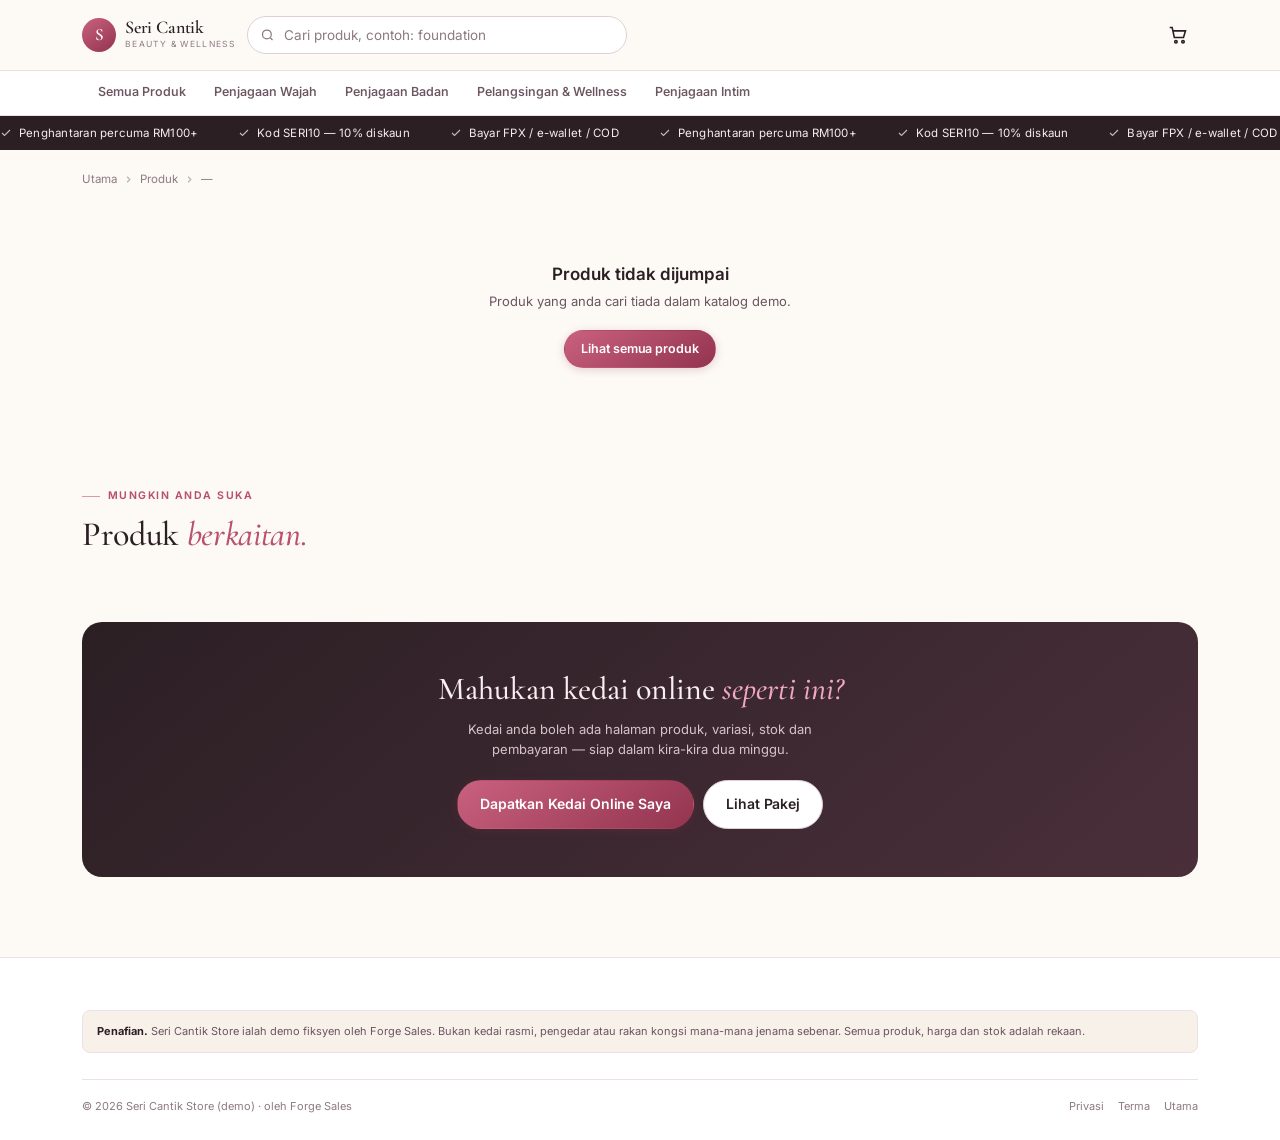
<file: demo/seri-cantik/produk/index.html>
<!DOCTYPE html>
<html lang="ms-MY">
<head>
<meta charset="UTF-8">
<meta name="viewport" content="width=device-width, initial-scale=1.0">
<title>Produk — Seri Cantik Store (Demo)</title>
<meta name="description" content="Butiran produk demo kecantikan dan wellness Malaysia.">
<meta name="robots" content="index, follow">
<meta name="theme-color" content="#b8506e">
<link rel="icon" href="data:image/svg+xml,<svg xmlns='http://www.w3.org/2000/svg' viewBox='0 0 100 100'><rect width='100' height='100' rx='24' fill='%23b8506e'/><text x='50' y='72' font-size='58' font-family='Georgia,serif' fill='white' text-anchor='middle'>S</text></svg>">
<link rel="preconnect" href="https://fonts.googleapis.com">
<link rel="preconnect" href="https://fonts.gstatic.com" crossorigin>
<link href="https://fonts.googleapis.com/css2?family=Cormorant+Garamond:ital,wght@0,400;0,500;0,600;0,700;1,500&family=Inter:wght@400;500;600;700&display=swap" rel="stylesheet">
<link rel="stylesheet" href="/demo/seri-cantik/assets/css/store.css">
</head>
<body class="has-mobar">

<div class="ann" role="region" aria-label="Pengumuman">
  <div class="ann__track" id="annTrack"></div>
</div>

<main class="pdp">
  <div class="wrap">
    <nav class="crumbs" aria-label="Breadcrumb" style="margin-bottom:16px">
      <a href="/demo/seri-cantik/">Utama</a>
      <svg viewBox="0 0 24 24" fill="none" stroke="currentColor" stroke-width="2.4"><path d="m9 6 6 6-6 6"/></svg>
      <a href="/demo/seri-cantik/shop/">Produk</a>
      <svg viewBox="0 0 24 24" fill="none" stroke="currentColor" stroke-width="2.4"><path d="m9 6 6 6-6 6"/></svg>
      <span id="crumbName">—</span>
    </nav>

    <div id="pdpRoot"></div>

    <!-- RECOMMENDED -->
    <section style="margin-top:52px">
      <div class="sec__head">
        <div>
          <span class="eyebrow">Mungkin anda suka</span>
          <h2 class="h-sec">Produk <em>berkaitan.</em></h2>
        </div>
      </div>
      <div class="rail" id="recRail"></div>
    </section>

    <section class="forge-cta" style="margin-block:40px;border-radius:var(--r-lg)">
      <div class="wrap forge-cta__inner">
        <h2>Mahukan kedai online <em>seperti ini?</em></h2>
        <p>Kedai anda boleh ada halaman produk, variasi, stok dan pembayaran — siap dalam kira-kira dua minggu.</p>
        <div class="forge-cta__btns">
          <a class="btn btn--rose" href="https://forgesales.pages.dev/#start">Dapatkan Kedai Online Saya</a>
          <a class="btn btn--ghost" href="https://forgesales.pages.dev/#pricing">Lihat Pakej</a>
        </div>
      </div>
    </section>
  </div>
</main>

<div class="pdp-buybar" id="buybar"></div>

<footer class="ftr">
  <div class="wrap">
    <div class="disclaimer">
      <b>Penafian.</b> Seri Cantik Store ialah demo fiksyen oleh Forge Sales. Bukan kedai rasmi,
      pengedar atau rakan kongsi mana-mana jenama sebenar. Semua produk, harga dan stok adalah rekaan.
    </div>
    <div class="ftr__bottom">
      <span>© <span id="yr">2026</span> Seri Cantik Store (demo) · oleh Forge Sales</span>
      <div class="ftr__legal">
        <a href="https://forgesales.pages.dev/privacy/">Privasi</a>
        <a href="https://forgesales.pages.dev/terms/">Terma</a>
        <a href="/demo/seri-cantik/">Utama</a>
      </div>
    </div>
  </div>
</footer>

<script src="/demo/seri-cantik/assets/js/data.js"></script>
<script src="/demo/seri-cantik/assets/js/packshot.js"></script>
<script src="/demo/seri-cantik/assets/js/store.js"></script>
<script>
(function () {
  "use strict";

  document.getElementById("yr").textContent = new Date().getFullYear();
  mountChrome("pdp");

  /* announcement */
  const msgs = ["Penghantaran percuma RM100+", "Kod SERI10 — 10% diskaun", "Bayar FPX / e-wallet / COD"];
  const ck = `<svg viewBox="0 0 24 24" fill="none" stroke="currentColor" stroke-width="2.2"><path d="m20 6-11 11-5-5"/></svg>`;
  const one = msgs.map((m) => `<span>${ck}${m}</span>`).join("");
  document.getElementById("annTrack").innerHTML = one + one;

  /* ---------- ambil produk ---------- */
  const sku = new URLSearchParams(location.search).get("sku");
  const p = prodById(sku);

  if (!p) {
    document.getElementById("pdpRoot").innerHTML = `
      <div class="empty-state">
        <h3>Produk tidak dijumpai</h3>
        <p>Produk yang anda cari tiada dalam katalog demo.</p>
        <a class="btn btn--rose btn--sm" href="/demo/seri-cantik/shop/">Lihat semua produk</a>
      </div>`;
    return;
  }

  /* ---------- meta ---------- */
  document.title = `${p.name} — Seri Cantik Store (Demo)`;
  document.querySelector('meta[name="description"]').setAttribute("content", p.short);
  document.getElementById("crumbName").textContent = p.name;

  const cat = CATS.find((c) => c.id === p.cat);
  const stars = (p.sku.charCodeAt(5) % 2) + 4;
  const reviewN = (p.sku.charCodeAt(6) % 40) + 12;
  const discount = p.compareAt ? Math.round((1 - p.price / p.compareAt) * 100) : 0;
  const out = p.stock === "out";

  let selectedVariant = p.variants ? p.variants.options[0].id : null;
  let qty = 1;

  function variantObj() {
    return p.variants ? p.variants.options.find((o) => o.id === selectedVariant) : null;
  }
  function currentPrice() {
    const v = variantObj();
    return p.price + (v?.delta || 0);
  }

  /* ---------- render utama ---------- */
  function renderPdp() {
    const v = variantObj();
    const price = currentPrice();
    const was = p.compareAt ? p.compareAt + (v?.delta || 0) : null;

    const badges = [];
    if (out) badges.push('<span class="pbadge pbadge--out">Habis stok</span>');
    else {
      if (p.badge === "best") badges.push('<span class="pbadge pbadge--best">Best Seller</span>');
      if (p.badge === "new") badges.push('<span class="pbadge pbadge--new">Baru</span>');
      if (p.badge === "bundle") badges.push('<span class="pbadge pbadge--bundle">Bundle</span>');
    }

    document.body.classList.add("has-buybar");

    document.getElementById("buybar").innerHTML = `
      <div class="pdp-buybar__price">
        <span class="pdp-buybar__now" id="bbNow">${rm(price)}</span>
        ${was ? `<span class="pdp-buybar__was">${rm(was)}</span>` : ""}
      </div>
      <button class="btn btn--rose" id="bbAdd" ${out ? "disabled" : ""}>
        ${out ? "Habis stok" : "Tambah ke Troli"}
      </button>`;

    document.body.classList.add("has-buybar");

    document.getElementById("buybar").innerHTML = `
      <div class="pdp-buybar__price">
        <span class="pdp-buybar__now" id="bbNow">${rm(price)}</span>
        ${was ? `<span class="pdp-buybar__was">${rm(was)}</span>` : ""}
      </div>
      <button class="btn btn--rose" id="bbAdd" ${out ? "disabled" : ""}>
        ${out ? "Habis stok" : "Tambah ke Troli"}
      </button>`;

    document.getElementById("pdpRoot").innerHTML = `
      <div class="pdp__grid">
        <div>
          <div class="pdp__gallery">
            <div class="pdp__badges">${badges.join("")}</div>
            ${packshot(p.img, p.palette, p.name)}
            <span class="pdp__zoom">Ilustrasi rekaan</span>
          </div>
        </div>

        <div>
          <div class="pdp__cat">${esc(cat?.name || "")}</div>
          <h1 class="pdp__title">${esc(p.name)}</h1>

          <div class="pdp__rating">
            ${STARS(stars)}
            <span>${(stars).toFixed(1)} · ${reviewN} ulasan demo</span>
          </div>

          <div class="pdp__price">
            <span class="pdp__now" id="priceNow">${rm(price)}</span>
            ${was ? `<span class="pdp__was">${rm(was)}</span>` : ""}
            ${was ? `<span class="pdp__save">Jimat ${discount}%</span>` : ""}
          </div>
          <div class="pdp__sku">SKU: ${esc(p.sku)}</div>

          <p class="pdp__short">${esc(p.short)}</p>

          ${p.variants ? `
            <div class="pdp__field">
              <label class="pdp__label">${esc(p.variants.label)} <span id="varName">${esc(v?.name || "")}</span></label>
              <div class="variants" role="radiogroup" aria-label="${esc(p.variants.label)}">
                ${p.variants.options.map((o) => `
                  <button class="vopt ${o.id === selectedVariant ? "is-on" : ""}"
                    data-var="${o.id}" role="radio" aria-checked="${o.id === selectedVariant}">
                    ${esc(o.name)}${o.delta ? ` <span style="opacity:.7;font-size:11px">(${o.delta > 0 ? "+" : "−"}${rm(Math.abs(o.delta))})</span>` : ""}
                  </button>`).join("")}
              </div>
            </div>` : ""}

          <div class="pdp__field">
            <label class="pdp__label">Kuantiti</label>
            <div class="pdp__buy">
              <div class="qty">
                <button id="qDec" aria-label="Kurangkan kuantiti">−</button>
                <input type="number" id="qIn" value="1" min="1" max="99" aria-label="Kuantiti">
                <button id="qInc" aria-label="Tambah kuantiti">+</button>
              </div>
              <button class="btn btn--rose btn--lg" id="addBtn" ${out ? "disabled" : ""}>
                ${out ? "Habis stok" : "Tambah ke Troli"}
                <svg viewBox="0 0 24 24" fill="none" stroke="currentColor" stroke-width="2" aria-hidden="true"><circle cx="9.5" cy="20" r="1.5"/><circle cx="18" cy="20" r="1.5"/><path d="M2 3h3l2.6 12h11L21 7H6"/></svg>
              </button>
            </div>
          </div>

          <div class="pdp__stock pcard__stock--${p.stock}">
            ${STOCK_LABEL[p.stock]}
            ${p.stock === "low" ? " — tinggal beberapa unit" : ""}
          </div>

          <ul class="pdp__perks">
            <li><svg viewBox="0 0 24 24" fill="none" stroke="currentColor" stroke-width="1.8"><path d="M2 6h11v10H2zM13 10h5l3 3v3h-8"/><circle cx="6" cy="18" r="1.8"/><circle cx="17" cy="18" r="1.8"/></svg> Penghantaran percuma untuk belanja RM100 ke atas</li>
            <li><svg viewBox="0 0 24 24" fill="none" stroke="currentColor" stroke-width="1.8"><path d="M12 3l7 3v6c0 4.5-3 7.6-7 9-4-1.4-7-4.5-7-9V6z"/><path d="m9 12 2 2 4-4"/></svg> Dibungkus dengan bubble wrap tebal</li>
            <li><svg viewBox="0 0 24 24" fill="none" stroke="currentColor" stroke-width="1.8"><rect x="3" y="6" width="18" height="13" rx="2.5"/><path d="M3 10h18"/></svg> Bayar FPX, e-wallet atau COD</li>
          </ul>

          <div class="pdp__details">
            <h3>Butiran produk</h3>
            <ul>${p.details.map((d) => `<li>${esc(d)}</li>`).join("")}</ul>
          </div>

          <div class="pdp__note">
            <b>Nota demo:</b> Ini produk fiksyen untuk tujuan demonstrasi. Tiada produk sebenar,
            tiada tuntutan kesihatan dibuat, dan tiada jual beli berlaku.
          </div>
        </div>
      </div>
    `;

    bindPdpEvents();
    wireBuyBar();
  }

  /* sticky buy bar: appears once the inline Add to Cart scrolls away */
  function wireBuyBar() {
    const bar = document.getElementById("buybar");
    const inline = document.getElementById("addBtn");
    if (!bar || !inline) return;

    const sync = () => {
      const r = inline.getBoundingClientRect();
      const show = r.bottom < 40 && window.innerWidth <= 760;
      bar.classList.toggle("is-on", show);

      /* Only one bottom bar at a time. Two stacked fixed bars cover the
         page and the lower one eats every tap. */
      const mobar = document.getElementById("mobar");
      if (mobar) mobar.style.visibility = show ? "hidden" : "";
    };

    window.removeEventListener("scroll", window.__bbSync || (() => {}));
    window.__bbSync = sync;
    window.addEventListener("scroll", sync, { passive: true });
    window.addEventListener("resize", sync, { passive: true });
    sync();

    bar.querySelector("#bbAdd")?.addEventListener("click", () => {
      document.getElementById("addBtn")?.click();
    });
  }

  function bindPdpEvents() {
    /* variant */
    document.querySelectorAll("[data-var]").forEach((b) =>
      b.addEventListener("click", () => {
        selectedVariant = b.dataset.var;
        renderPdp();
      })
    );

    /* qty */
    const qi = document.getElementById("qIn");
    document.getElementById("qInc")?.addEventListener("click", () => {
      qty = Math.min(99, (parseInt(qi.value, 10) || 1) + 1);
      qi.value = qty;
    });
    document.getElementById("qDec")?.addEventListener("click", () => {
      qty = Math.max(1, (parseInt(qi.value, 10) || 1) - 1);
      qi.value = qty;
    });
    qi?.addEventListener("change", () => {
      qty = Math.max(1, Math.min(99, parseInt(qi.value, 10) || 1));
      qi.value = qty;
    });

    /* add to cart */
    document.getElementById("addBtn")?.addEventListener("click", () => {
      if (out) return;
      const ok = Cart.add(p.sku, selectedVariant, qty);
      if (!ok) {
        toast("Maaf, produk ini habis stok", "info");
        return;
      }
      const v = variantObj();
      toast(`${p.name}${v ? " · " + v.name : ""} ×${qty} ditambah`, "cart");
      openCart();
    });
  }

  renderPdp();

  /* ---------- recommended ---------- */
  const recs = PRODUCTS.filter((x) => x.cat === p.cat && x.sku !== p.sku).slice(0, 6);
  const extra = PRODUCTS.filter((x) => x.cat !== p.cat && x.tags.includes("best")).slice(0, 3);
  document.getElementById("recRail").innerHTML = [...recs, ...extra]
    .slice(0, 6)
    .map((x) => productCard(x))
    .join("");

  bindAddButtons();
  initReveal();
})();
</script>

<div class="mobar" id="mobar">
  <a class="btn btn--rose btn--sm" href="https://forgesales.pages.dev/#start" data-forge-cta>
    Dapatkan Kedai Online Saya
  </a>
</div>
</body>
</html>
</file>
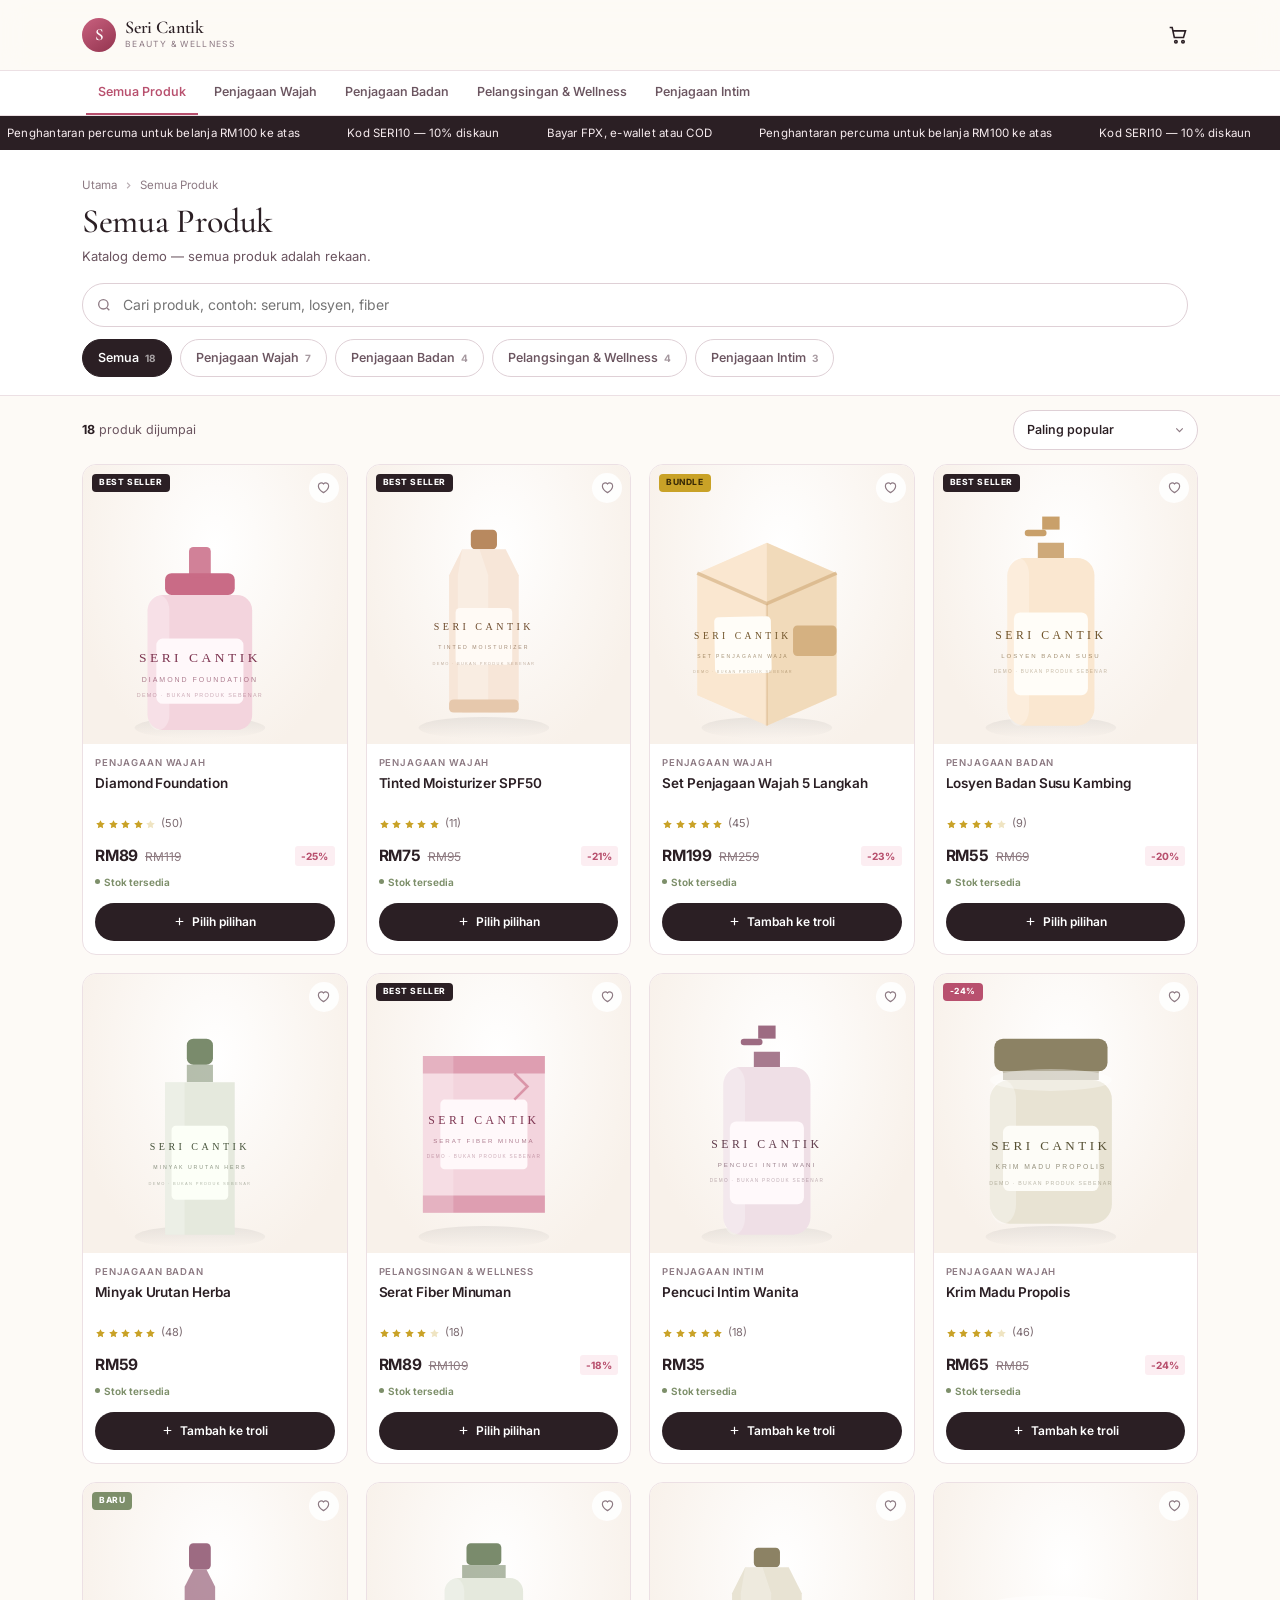
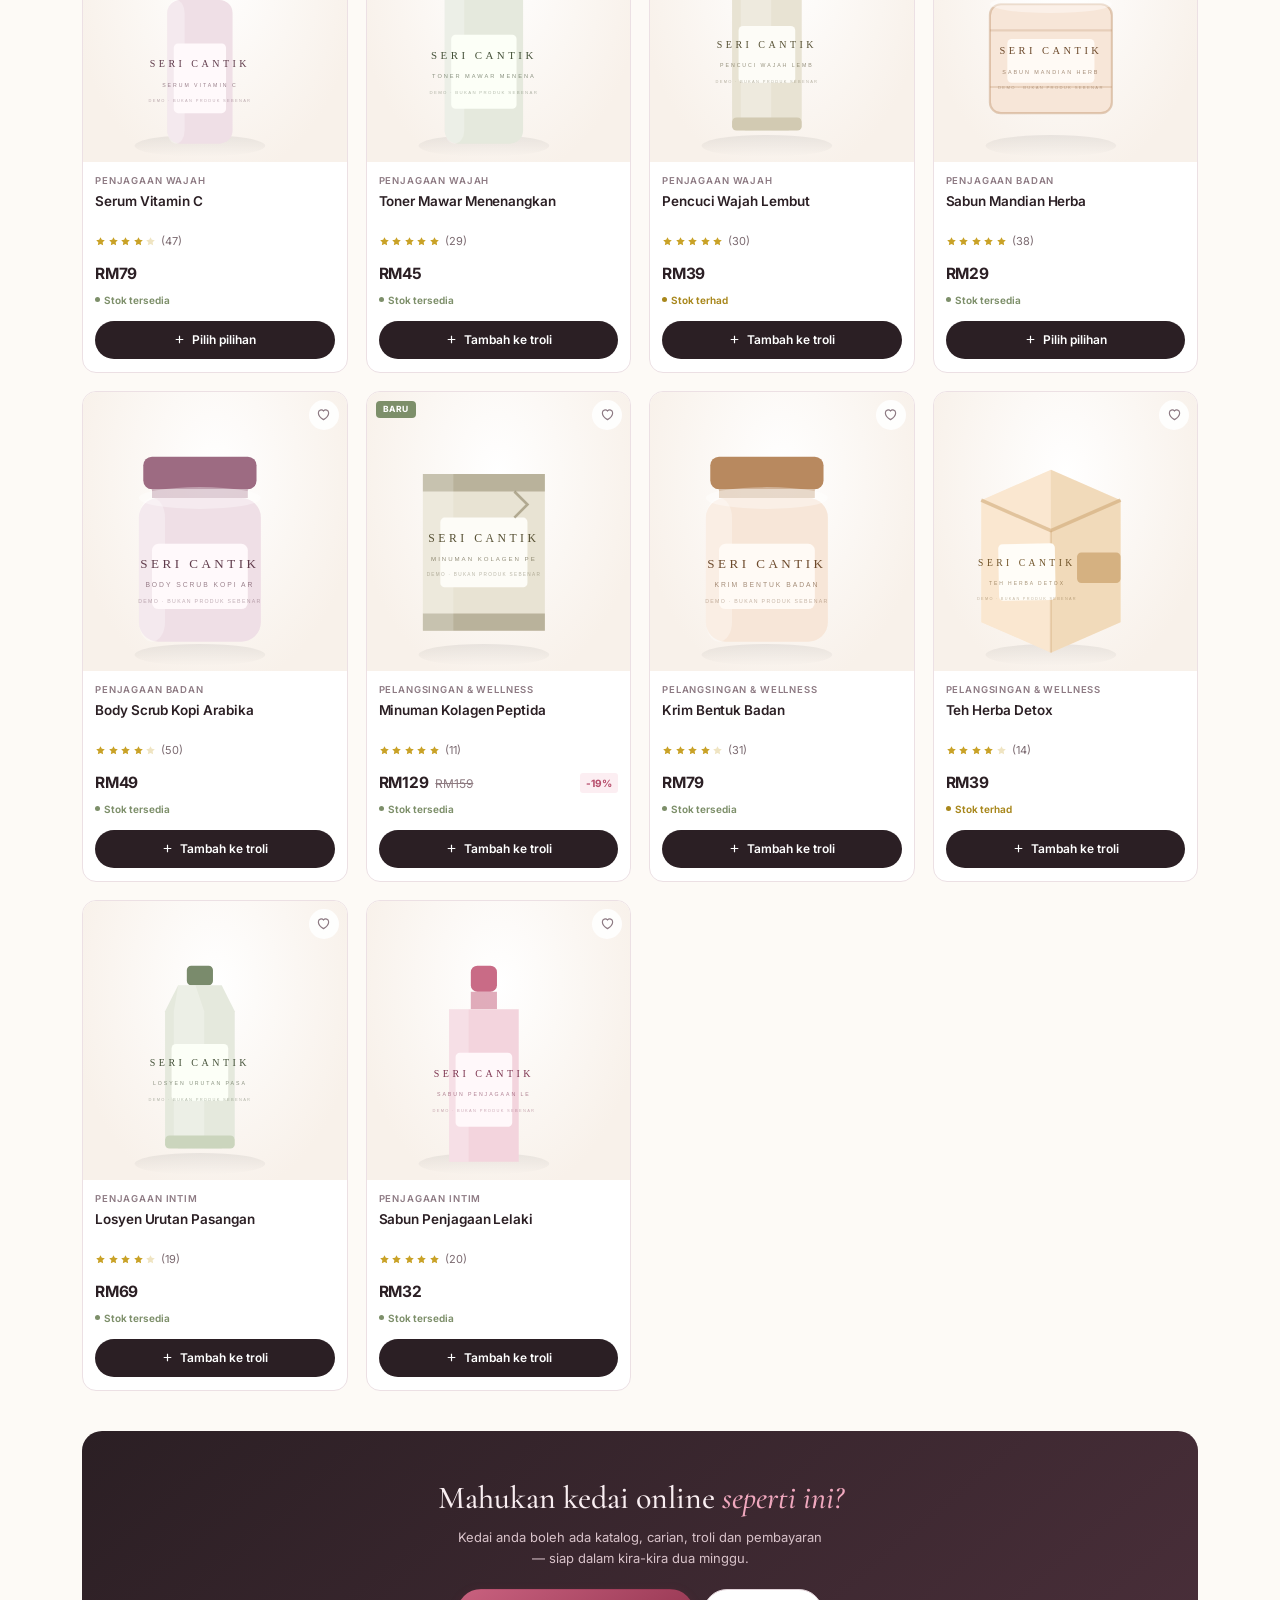
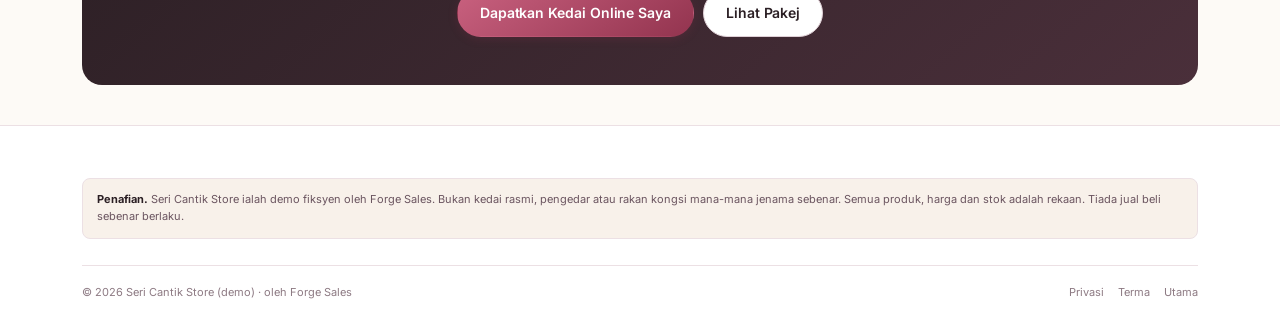
<file: demo/seri-cantik/shop/index.html>
<!DOCTYPE html>
<html lang="ms-MY">
<head>
<meta charset="UTF-8">
<meta name="viewport" content="width=device-width, initial-scale=1.0">
<title>Semua Produk — Seri Cantik Store (Demo)</title>
<meta name="description" content="Lihat semua produk demo kecantikan dan wellness. Tapis ikut kategori, cari produk, susun ikut harga.">
<meta name="robots" content="index, follow">
<meta name="theme-color" content="#b8506e">
<link rel="canonical" href="https://forgesales.pages.dev/demo/seri-cantik/shop/">
<meta property="og:title" content="Semua Produk — Seri Cantik Store">
<meta property="og:description" content="Katalog demo kecantikan dan wellness Malaysia.">
<meta property="og:type" content="website">
<link rel="icon" href="data:image/svg+xml,<svg xmlns='http://www.w3.org/2000/svg' viewBox='0 0 100 100'><rect width='100' height='100' rx='24' fill='%23b8506e'/><text x='50' y='72' font-size='58' font-family='Georgia,serif' fill='white' text-anchor='middle'>S</text></svg>">
<link rel="preconnect" href="https://fonts.googleapis.com">
<link rel="preconnect" href="https://fonts.gstatic.com" crossorigin>
<link href="https://fonts.googleapis.com/css2?family=Cormorant+Garamond:ital,wght@0,400;0,500;0,600;0,700;1,500&family=Inter:wght@400;500;600;700&display=swap" rel="stylesheet">
<link rel="stylesheet" href="/demo/seri-cantik/assets/css/store.css">
</head>
<body class="shop-page has-mobar">

<div class="ann" role="region" aria-label="Pengumuman">
  <div class="ann__track" id="annTrack"></div>
</div>

<main>
  <div class="shop-head">
    <div class="wrap">
      <div class="shop-head__top">
        <div>
          <nav class="crumbs" aria-label="Breadcrumb">
            <a href="/demo/seri-cantik/">Utama</a>
            <svg viewBox="0 0 24 24" fill="none" stroke="currentColor" stroke-width="2.4"><path d="m9 6 6 6-6 6"/></svg>
            <span id="crumbNow">Semua Produk</span>
          </nav>
          <h1 class="h-sec" id="shopTitle">Semua Produk</h1>
          <p class="muted" style="font-size:13px;margin-top:5px" id="shopSub">
            Katalog demo — semua produk adalah rekaan.
          </p>
        </div>
      </div>

      <div class="shop-controls">
        <div class="search-box">
          <svg viewBox="0 0 24 24" fill="none" stroke="currentColor" stroke-width="2"><circle cx="11" cy="11" r="7"/><path d="m20 20-3.5-3.5"/></svg>
          <input type="search" id="q" placeholder="Cari produk, contoh: serum, losyen, fiber" aria-label="Cari produk">
          <button class="search-clear" id="qClear" aria-label="Kosongkan carian">
            <svg viewBox="0 0 24 24" fill="none" stroke="currentColor" stroke-width="2.4"><path d="M18 6 6 18M6 6l12 12"/></svg>
          </button>
        </div>
      </div>

      <div class="filter-row" id="filterRow" style="margin-top:12px"></div>
    </div>
  </div>

  <div class="wrap">
    <div class="sort-row">
      <p class="result-n"><b id="nResults">0</b> produk dijumpai</p>
      <div class="select-wrap">
        <select id="sort" aria-label="Susun produk">
          <option value="popular">Paling popular</option>
          <option value="price-asc">Harga: rendah → tinggi</option>
          <option value="price-desc">Harga: tinggi → rendah</option>
          <option value="name">Nama A–Z</option>
          <option value="new">Terbaru</option>
        </select>
        <svg viewBox="0 0 24 24" fill="none" stroke="currentColor" stroke-width="2.2"><path d="m6 9 6 6 6-6"/></svg>
      </div>
    </div>

    <div class="pgrid" id="grid"></div>

    <div class="empty-state" id="empty" hidden>
      <svg viewBox="0 0 24 24" fill="none" stroke="currentColor" stroke-width="1.4"><circle cx="11" cy="11" r="7"/><path d="m20 20-3.5-3.5"/></svg>
      <h3>Tiada produk dijumpai</h3>
      <p>Cuba kata kunci lain, atau kosongkan tapisan.</p>
      <button class="btn btn--rose btn--sm" id="resetBtn">Set semula</button>
    </div>

    <section class="forge-cta" style="margin-block:40px;border-radius:var(--r-lg)">
      <div class="wrap forge-cta__inner">
        <h2>Mahukan kedai online <em>seperti ini?</em></h2>
        <p>Kedai anda boleh ada katalog, carian, troli dan pembayaran — siap dalam kira-kira dua minggu.</p>
        <div class="forge-cta__btns">
          <a class="btn btn--rose" href="https://forgesales.pages.dev/#start">Dapatkan Kedai Online Saya</a>
          <a class="btn btn--ghost" href="https://forgesales.pages.dev/#pricing">Lihat Pakej</a>
        </div>
      </div>
    </section>
  </div>
</main>

<footer class="ftr">
  <div class="wrap">
    <div class="disclaimer">
      <b>Penafian.</b> Seri Cantik Store ialah demo fiksyen oleh Forge Sales. Bukan kedai rasmi,
      pengedar atau rakan kongsi mana-mana jenama sebenar. Semua produk, harga dan stok adalah
      rekaan. Tiada jual beli sebenar berlaku.
    </div>
    <div class="ftr__bottom">
      <span>© <span id="yr">2026</span> Seri Cantik Store (demo) · oleh Forge Sales</span>
      <div class="ftr__legal">
        <a href="https://forgesales.pages.dev/privacy/">Privasi</a>
        <a href="https://forgesales.pages.dev/terms/">Terma</a>
        <a href="/demo/seri-cantik/">Utama</a>
      </div>
    </div>
  </div>
</footer>

<script src="/demo/seri-cantik/assets/js/data.js"></script>
<script src="/demo/seri-cantik/assets/js/packshot.js"></script>
<script src="/demo/seri-cantik/assets/js/store.js"></script>
<script>
(function () {
  "use strict";

  document.getElementById("yr").textContent = new Date().getFullYear();
  mountChrome("shop");

  const params = new URLSearchParams(location.search);
  const state = {
    q: (params.get("q") || "").trim(),
    cat: params.get("cat") || "all",
    sort: params.get("sort") || "popular",
  };

  /* ---------- announcement ---------- */
  const msgs = [
    "Penghantaran percuma untuk belanja RM100 ke atas",
    "Kod SERI10 — 10% diskaun",
    "Bayar FPX, e-wallet atau COD",
  ];
  const ck = `<svg viewBox="0 0 24 24" fill="none" stroke="currentColor" stroke-width="2.2"><path d="m20 6-11 11-5-5"/></svg>`;
  const one = msgs.map((m) => `<span>${ck}${m}</span>`).join("");
  document.getElementById("annTrack").innerHTML = one + one;

  /* ---------- filter chips ---------- */
  function renderFilters() {
    const counts = { all: PRODUCTS.length };
    CATS.forEach((c) => (counts[c.id] = PRODUCTS.filter((p) => p.cat === c.id).length));

    document.getElementById("filterRow").innerHTML =
      `<button class="chip ${state.cat === "all" ? "is-on" : ""}" data-cat="all">
         Semua <span class="chip__n">${counts.all}</span>
       </button>` +
      CATS.map((c) => `
        <button class="chip ${state.cat === c.id ? "is-on" : ""}" data-cat="${c.id}">
          ${esc(c.name)} <span class="chip__n">${counts[c.id]}</span>
        </button>`).join("");

    document.querySelectorAll("[data-cat]").forEach((b) =>
      b.addEventListener("click", () => {
        state.cat = b.dataset.cat;
        syncUrl();
        renderFilters();
        render();
      })
    );
  }

  function syncUrl() {
    const p = new URLSearchParams();
    if (state.q) p.set("q", state.q);
    if (state.cat !== "all") p.set("cat", state.cat);
    if (state.sort !== "popular") p.set("sort", state.sort);
    const qs = p.toString();
    history.replaceState(null, "", qs ? "?" + qs : location.pathname);
  }

  /* ---------- filter + sort ---------- */
  function filtered() {
    let list = PRODUCTS.slice();

    if (state.cat !== "all") list = list.filter((p) => p.cat === state.cat);

    if (state.q) {
      const q = state.q.toLowerCase();
      list = list.filter(
        (p) =>
          p.name.toLowerCase().includes(q) ||
          p.short.toLowerCase().includes(q) ||
          p.sku.toLowerCase().includes(q) ||
          (CATS.find((c) => c.id === p.cat)?.name || "").toLowerCase().includes(q)
      );
    }

    switch (state.sort) {
      case "price-asc": list.sort((a, b) => a.price - b.price); break;
      case "price-desc": list.sort((a, b) => b.price - a.price); break;
      case "name": list.sort((a, b) => a.name.localeCompare(b.name, "ms")); break;
      case "new":
        list.sort((a, b) => (b.tags.includes("new") ? 1 : 0) - (a.tags.includes("new") ? 1 : 0));
        break;
      default:
        list.sort((a, b) => (b.tags.includes("best") ? 1 : 0) - (a.tags.includes("best") ? 1 : 0));
    }
    return list;
  }

  /* ---------- render ---------- */
  function render() {
    const list = filtered();
    const grid = document.getElementById("grid");
    const empty = document.getElementById("empty");

    document.getElementById("nResults").textContent = list.length;

    const catObj = CATS.find((c) => c.id === state.cat);
    document.getElementById("shopTitle").textContent = catObj ? catObj.name : "Semua Produk";
    document.getElementById("crumbNow").textContent = catObj ? catObj.name : "Semua Produk";
    document.getElementById("shopSub").textContent = catObj
      ? catObj.desc
      : "Katalog demo — semua produk adalah rekaan.";

    if (!list.length) {
      grid.innerHTML = "";
      empty.hidden = false;
      return;
    }
    empty.hidden = true;
    grid.innerHTML = list.map((p) => productCard(p)).join("");
    bindAddButtons(grid);
    initReveal();
  }

  /* ---------- search ---------- */
  const qInput = document.getElementById("q");
  const qClear = document.getElementById("qClear");

  qInput.value = state.q;
  qClear.classList.toggle("is-on", !!state.q);

  let t;
  qInput.addEventListener("input", () => {
    qClear.classList.toggle("is-on", !!qInput.value);
    clearTimeout(t);
    t = setTimeout(() => {
      state.q = qInput.value.trim();
      syncUrl();
      render();
    }, 220);
  });
  qClear.addEventListener("click", () => {
    qInput.value = "";
    state.q = "";
    qClear.classList.remove("is-on");
    syncUrl();
    render();
    qInput.focus();
  });

  /* ---------- sort ---------- */
  const sortSel = document.getElementById("sort");
  sortSel.value = state.sort;
  sortSel.addEventListener("change", () => {
    state.sort = sortSel.value;
    syncUrl();
    render();
  });

  /* ---------- reset ---------- */
  document.getElementById("resetBtn").addEventListener("click", () => {
    state.q = "";
    state.cat = "all";
    state.sort = "popular";
    qInput.value = "";
    qClear.classList.remove("is-on");
    sortSel.value = "popular";
    syncUrl();
    renderFilters();
    render();
  });

  renderFilters();
  render();
})();
</script>

<div class="mobar" id="mobar">
  <a class="btn btn--rose btn--sm" href="https://forgesales.pages.dev/#start" data-forge-cta>
    Dapatkan Kedai Online Saya
  </a>
</div>
</body>
</html>
</file>
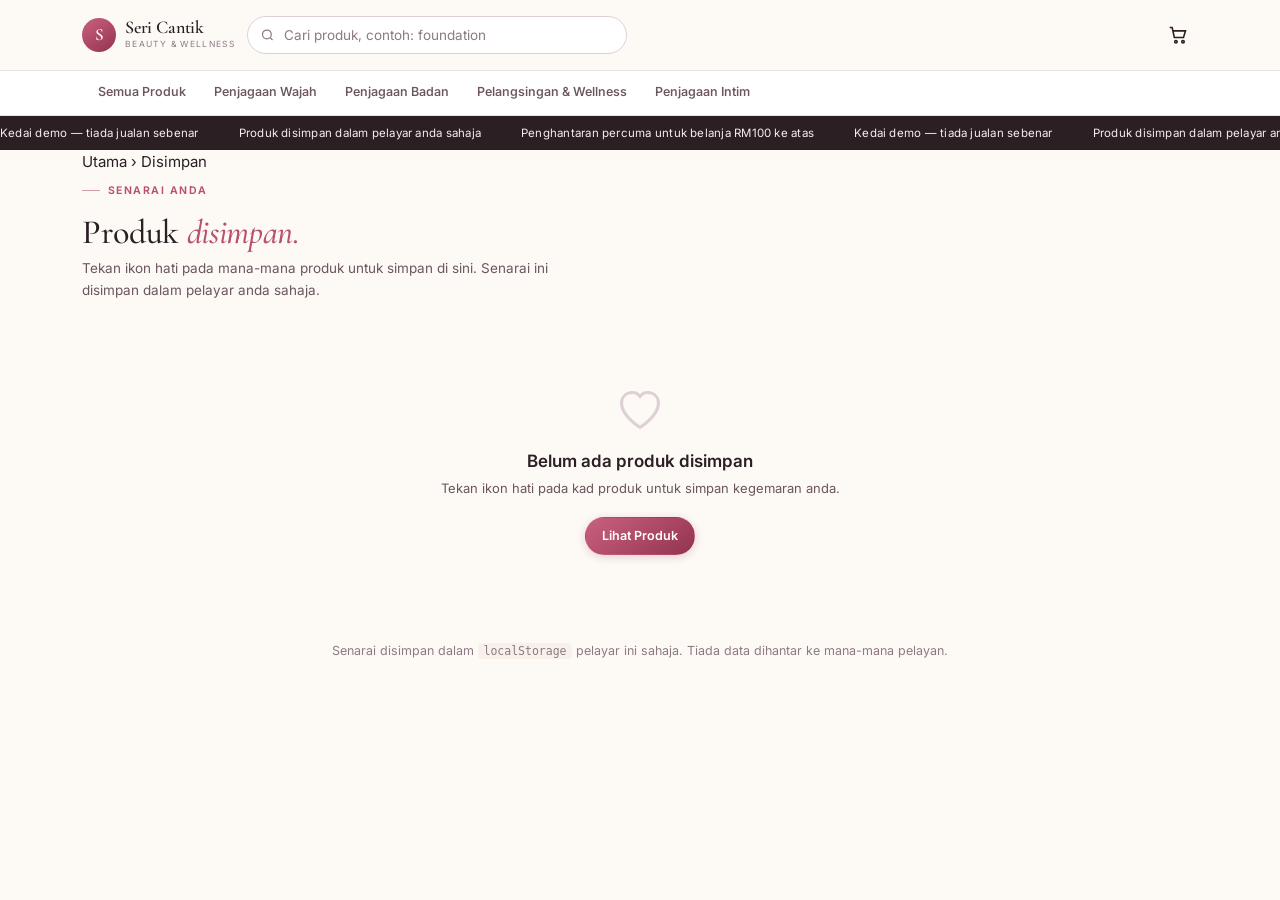
<file: demo/seri-cantik/simpan/index.html>
<!DOCTYPE html>
<html lang="ms-MY">
<head>
<meta charset="UTF-8">
<meta name="viewport" content="width=device-width, initial-scale=1.0">
<title>Produk Disimpan — Seri Cantik Store (Demo)</title>
<meta name="description" content="Senarai produk kegemaran anda di Seri Cantik Store. Kedai demo untuk tujuan demonstrasi.">
<meta name="robots" content="noindex, follow">
<link rel="canonical" href="https://forgesales.pages.dev/demo/seri-cantik/simpan/">
<meta property="og:title" content="Produk Disimpan — Seri Cantik Store (Demo)">
<meta property="og:description" content="Senarai produk kegemaran anda. Kedai demo, bukan jualan sebenar.">
<meta property="og:type" content="website">
<meta name="theme-color" content="#93344f">
<link rel="icon" href="data:image/svg+xml,%3Csvg xmlns='http://www.w3.org/2000/svg' viewBox='0 0 32 32'%3E%3Crect width='32' height='32' rx='9' fill='%2393344f'/%3E%3Ctext x='16' y='22' font-family='Georgia,serif' font-size='18' fill='white' text-anchor='middle'%3ES%3C/text%3E%3C/svg%3E">
<link rel="preconnect" href="https://fonts.googleapis.com">
<link rel="preconnect" href="https://fonts.gstatic.com" crossorigin>
<link href="https://fonts.googleapis.com/css2?family=Cormorant+Garamond:ital,wght@0,400;0,500;0,600;0,700;1,500;1,600&family=Inter:wght@400;500;600;700&display=swap" rel="stylesheet">
<link rel="stylesheet" href="/demo/seri-cantik/assets/css/store.css">
</head>
<body class="has-mobar">

<div class="ann" role="region" aria-label="Pengumuman">
  <div class="ann__track" id="annTrack"></div>
</div>

<main>
  <div class="wrap">
    <nav class="crumb" aria-label="Laluan">
      <a href="/demo/seri-cantik/">Utama</a>
      <span aria-hidden="true">›</span>
      <span>Disimpan</span>
    </nav>

    <header class="page-head">
      <div>
        <span class="eyebrow">Senarai anda</span>
        <h1 class="h-sec">Produk <em>disimpan.</em></h1>
        <p class="page-head__sub">
          Tekan ikon hati pada mana-mana produk untuk simpan di sini.
          Senarai ini disimpan dalam pelayar anda sahaja.
        </p>
      </div>
    </header>

    <div class="saved-bar" id="savedBar" hidden>
      <span id="savedCount">0 produk</span>
      <button class="btn btn--ghost btn--sm" id="clearSaved" type="button">Kosongkan senarai</button>
    </div>

    <div class="pgrid" id="savedGrid"></div>

    <div class="empty-state" id="savedEmpty" hidden>
      <svg viewBox="0 0 24 24" fill="none" stroke="currentColor" stroke-width="1.4" aria-hidden="true">
        <path d="M12 20.2S3.8 15 3.8 9.4A4.6 4.6 0 0 1 12 6.4a4.6 4.6 0 0 1 8.2 3c0 5.6-8.2 10.8-8.2 10.8z"/>
      </svg>
      <h3>Belum ada produk disimpan</h3>
      <p>Tekan ikon hati pada kad produk untuk simpan kegemaran anda.</p>
      <a class="btn btn--rose btn--sm" href="/demo/seri-cantik/shop/">Lihat Produk</a>
    </div>

    <p class="tiny saved-note">
      Senarai disimpan dalam <code>localStorage</code> pelayar ini sahaja. Tiada data dihantar ke mana-mana pelayan.
    </p>
  </div>
</main>

<div class="mobar" id="mobar">
  <a class="btn btn--rose btn--sm" href="https://forgesales.pages.dev/#start" data-forge-cta>
    Dapatkan Kedai Online Saya
  </a>
</div>

<script src="/demo/seri-cantik/assets/js/data.js"></script>
<script src="/demo/seri-cantik/assets/js/packshot.js"></script>
<script src="/demo/seri-cantik/assets/js/store.js"></script>
<script>
(function () {
  mountChrome("saved");

  document.getElementById("annTrack").innerHTML = (function () {
    const msgs = [
      "Kedai demo — tiada jualan sebenar",
      "Produk disimpan dalam pelayar anda sahaja",
      "Penghantaran percuma untuk belanja RM100 ke atas",
    ];
    const one = msgs.map((m) => `<span>${m}</span>`).join("");
    return one + one;
  })();

  function render() {
    Wish.load();
    const items = PRODUCTS.filter((p) => Wish.has(p.sku));
    const grid = document.getElementById("savedGrid");
    const bar = document.getElementById("savedBar");

    if (!items.length) {
      grid.innerHTML = "";
      bar.hidden = true;
      document.getElementById("savedEmpty").hidden = false;
      return;
    }

    document.getElementById("savedEmpty").hidden = true;
    bar.hidden = false;
    document.getElementById("savedCount").textContent =
      items.length + (items.length === 1 ? " produk" : " produk");
    grid.innerHTML = items.map((p) => productCard(p)).join("");
    bindAddButtons(grid);
  }

  document.getElementById("clearSaved").addEventListener("click", () => {
    Wish.ids.slice().forEach((sku) => Wish.toggle(sku));
    toast("Senarai disimpan dikosongkan");
    render();
  });

  document.addEventListener("wish:change", render);
  render();
})();
</script>
</body>
</html>
</file>
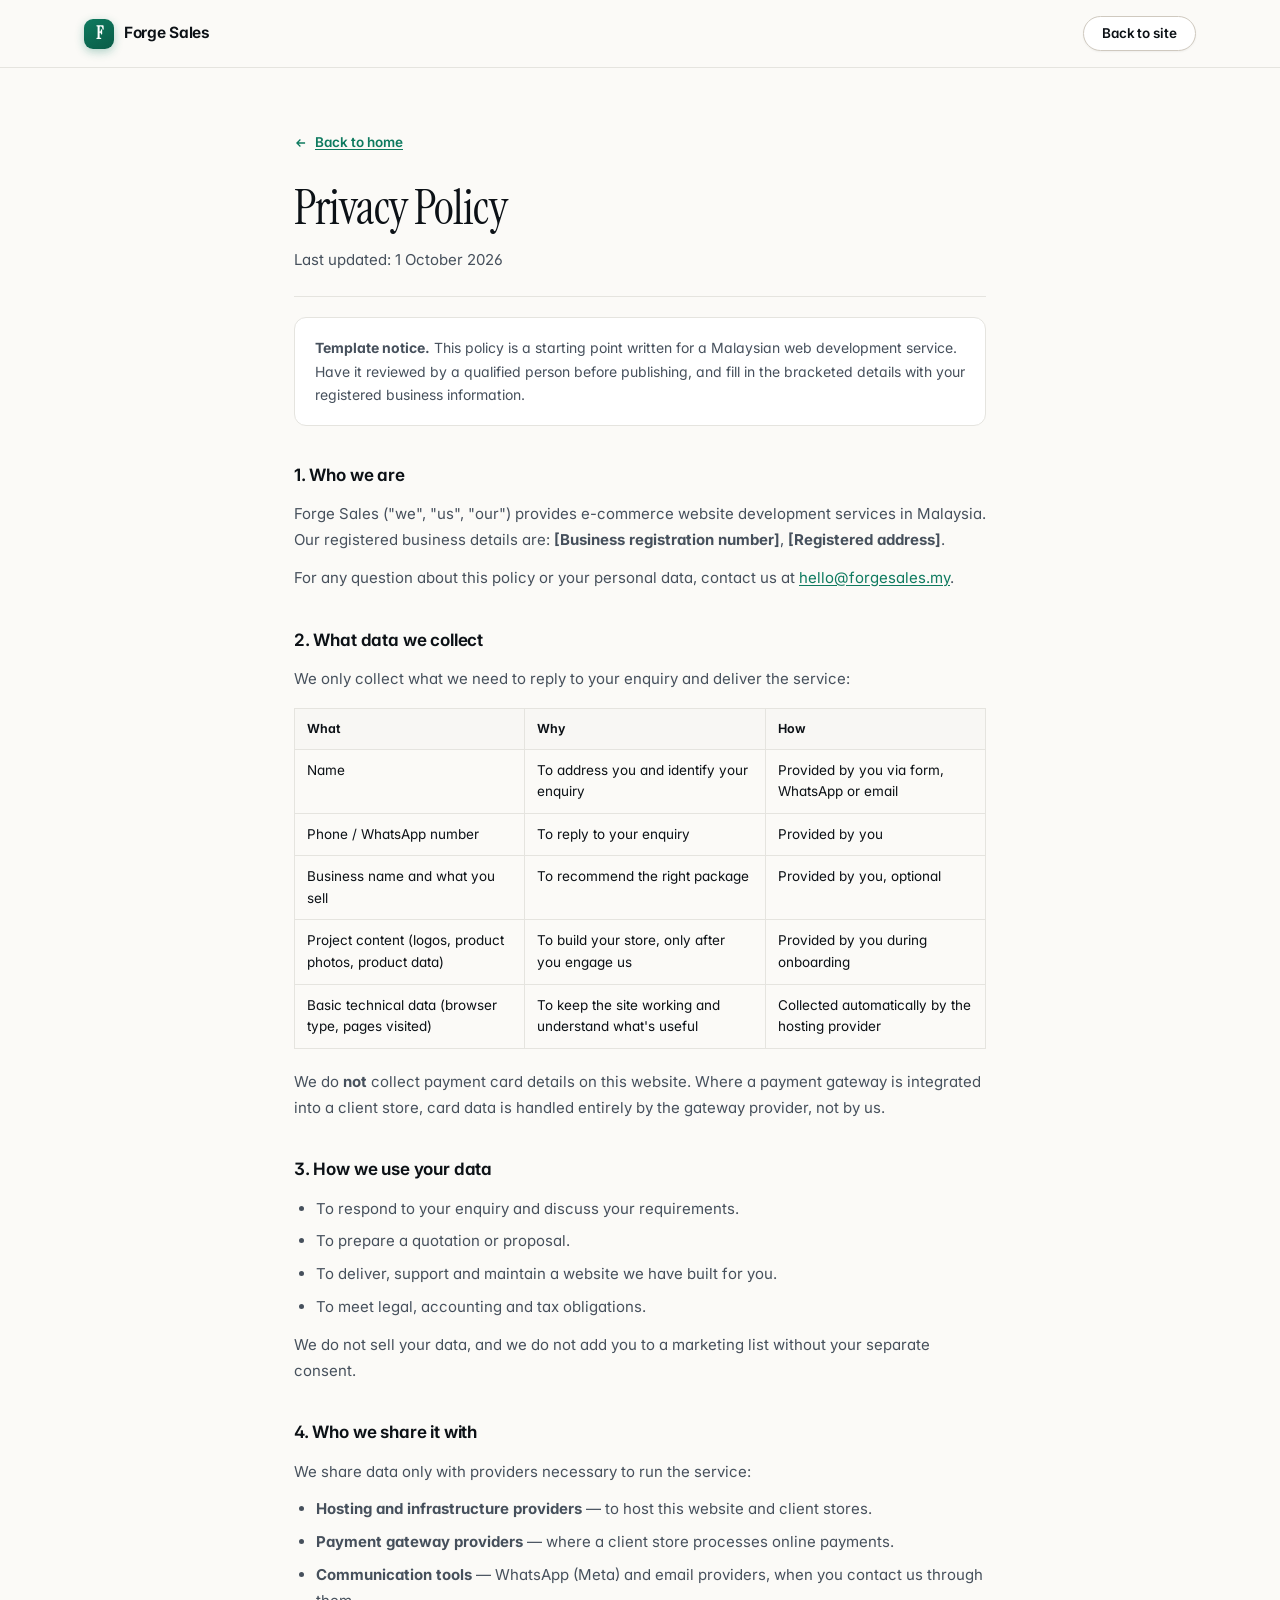
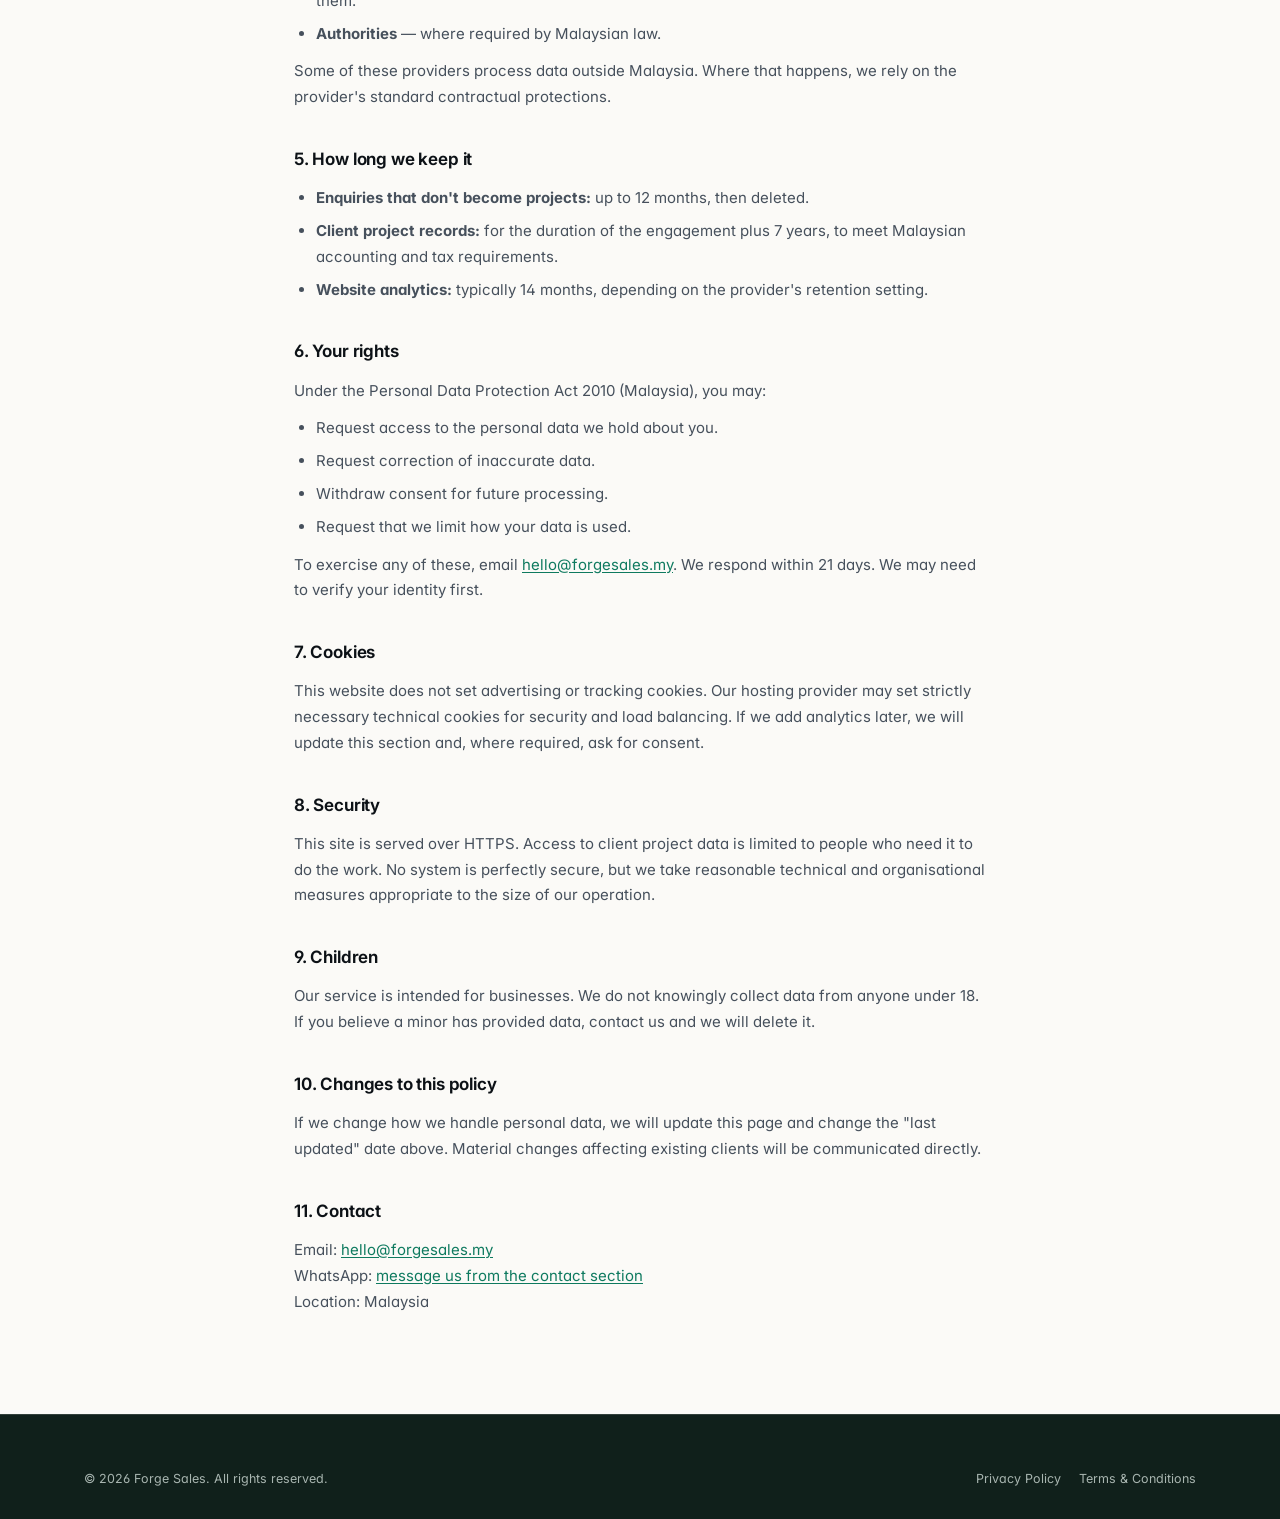
<file: privacy.html>
<!DOCTYPE html>
<html lang="en-MY">
<head>
<meta charset="UTF-8">
<meta name="viewport" content="width=device-width, initial-scale=1.0">
<title>Privacy Policy — Forge Sales</title>
<meta name="description" content="How Forge Sales collects, uses and protects your personal data under the Malaysian Personal Data Protection Act 2010.">
<meta name="robots" content="index, follow">
<meta name="theme-color" content="#0e7a5f">
<link rel="icon" href="data:image/svg+xml,<svg xmlns='http://www.w3.org/2000/svg' viewBox='0 0 100 100'><rect width='100' height='100' rx='24' fill='%230e7a5f'/><text x='50' y='72' font-size='60' font-family='Georgia,serif' fill='white' text-anchor='middle'>F</text></svg>">
<link rel="preconnect" href="https://fonts.googleapis.com">
<link rel="preconnect" href="https://fonts.gstatic.com" crossorigin>
<link href="https://fonts.googleapis.com/css2?family=Inter:wght@400;500;600;700&family=Instrument+Serif:ital@0;1&display=swap" rel="stylesheet">
<link rel="stylesheet" href="assets/css/app.css">
<style>
.legal{padding-top:calc(var(--nav-h) + 64px);padding-bottom:88px}
.legal__inner{max-width:740px;margin-inline:auto}
.legal h1{font-family:var(--serif);font-size:clamp(32px,5vw,48px);line-height:1.1;letter-spacing:-.02em;font-weight:400;margin-bottom:12px}
.legal__meta{font-size:13px;color:var(--ink-3);margin-bottom:40px;padding-bottom:24px;border-bottom:1px solid var(--line)}
.legal h2{font-size:17px;font-weight:650;letter-spacing:-.01em;margin:36px 0 12px}
.legal p,.legal li{font-size:15px;line-height:1.72;color:var(--ink-2);margin-bottom:12px}
.legal ul{list-style:disc;padding-left:22px;margin-bottom:12px}
.legal li{margin-bottom:7px}
.legal a{color:var(--accent);text-decoration:underline;text-underline-offset:2px}
.legal__back{display:inline-flex;align-items:center;gap:7px;font-size:13.5px;font-weight:600;color:var(--ink-2);margin-bottom:28px}
.legal__back:hover{color:var(--accent)}
.legal__back svg{width:14px;height:14px}
.legal__box{background:var(--surface);border:1px solid var(--line);border-radius:var(--r);padding:18px 20px;margin:20px 0;font-size:14px;line-height:1.68;color:var(--ink-2)}
.legal table{width:100%;border-collapse:collapse;font-size:13.5px;margin:16px 0 20px}
.legal th,.legal td{text-align:left;padding:10px 12px;border:1px solid var(--line);vertical-align:top}
.legal th{background:var(--surface-2);font-weight:650;font-size:12.5px}
</style>
</head>
<body>

<header class="nav is-stuck">
  <div class="wrap nav__inner">
    <a class="brand" href="index.html">
      <span class="brand__mark" aria-hidden="true">F</span>
      <span>Forge Sales</span>
    </a>
    <div class="nav__spacer"></div>
    <a class="btn btn--ghost btn--sm" href="index.html">Back to site</a>
  </div>
</header>

<main class="legal">
  <div class="wrap legal__inner">
    <a class="legal__back" href="index.html">
      <svg viewBox="0 0 24 24" fill="none" stroke="currentColor" stroke-width="2.2" aria-hidden="true"><path d="M19 12H5M11 18l-6-6 6-6"/></svg>
      Back to home
    </a>

    <h1>Privacy Policy</h1>
    <p class="legal__meta">Last updated: <span id="upd">1 October 2026</span></p>

    <div class="legal__box">
      <strong>Template notice.</strong> This policy is a starting point written for a Malaysian web development service. Have it reviewed by a qualified person before publishing, and fill in the bracketed details with your registered business information.
    </div>

    <h2>1. Who we are</h2>
    <p>
      Forge Sales ("we", "us", "our") provides e-commerce website development services in Malaysia.
      Our registered business details are: <strong>[Business registration number]</strong>,
      <strong>[Registered address]</strong>.
    </p>
    <p>
      For any question about this policy or your personal data, contact us at
      <a href="mailto:hello@forgesales.my">hello@forgesales.my</a>.
    </p>

    <h2>2. What data we collect</h2>
    <p>We only collect what we need to reply to your enquiry and deliver the service:</p>
    <table>
      <thead>
        <tr><th>What</th><th>Why</th><th>How</th></tr>
      </thead>
      <tbody>
        <tr>
          <td>Name</td>
          <td>To address you and identify your enquiry</td>
          <td>Provided by you via form, WhatsApp or email</td>
        </tr>
        <tr>
          <td>Phone / WhatsApp number</td>
          <td>To reply to your enquiry</td>
          <td>Provided by you</td>
        </tr>
        <tr>
          <td>Business name and what you sell</td>
          <td>To recommend the right package</td>
          <td>Provided by you, optional</td>
        </tr>
        <tr>
          <td>Project content (logos, product photos, product data)</td>
          <td>To build your store, only after you engage us</td>
          <td>Provided by you during onboarding</td>
        </tr>
        <tr>
          <td>Basic technical data (browser type, pages visited)</td>
          <td>To keep the site working and understand what's useful</td>
          <td>Collected automatically by the hosting provider</td>
        </tr>
      </tbody>
    </table>
    <p>
      We do <strong>not</strong> collect payment card details on this website. Where a payment gateway is
      integrated into a client store, card data is handled entirely by the gateway provider, not by us.
    </p>

    <h2>3. How we use your data</h2>
    <ul>
      <li>To respond to your enquiry and discuss your requirements.</li>
      <li>To prepare a quotation or proposal.</li>
      <li>To deliver, support and maintain a website we have built for you.</li>
      <li>To meet legal, accounting and tax obligations.</li>
    </ul>
    <p>We do not sell your data, and we do not add you to a marketing list without your separate consent.</p>

    <h2>4. Who we share it with</h2>
    <p>We share data only with providers necessary to run the service:</p>
    <ul>
      <li><strong>Hosting and infrastructure providers</strong> — to host this website and client stores.</li>
      <li><strong>Payment gateway providers</strong> — where a client store processes online payments.</li>
      <li><strong>Communication tools</strong> — WhatsApp (Meta) and email providers, when you contact us through them.</li>
      <li><strong>Authorities</strong> — where required by Malaysian law.</li>
    </ul>
    <p>Some of these providers process data outside Malaysia. Where that happens, we rely on the provider's standard contractual protections.</p>

    <h2>5. How long we keep it</h2>
    <ul>
      <li><strong>Enquiries that don't become projects:</strong> up to 12 months, then deleted.</li>
      <li><strong>Client project records:</strong> for the duration of the engagement plus 7 years, to meet Malaysian accounting and tax requirements.</li>
      <li><strong>Website analytics:</strong> typically 14 months, depending on the provider's retention setting.</li>
    </ul>

    <h2>6. Your rights</h2>
    <p>Under the Personal Data Protection Act 2010 (Malaysia), you may:</p>
    <ul>
      <li>Request access to the personal data we hold about you.</li>
      <li>Request correction of inaccurate data.</li>
      <li>Withdraw consent for future processing.</li>
      <li>Request that we limit how your data is used.</li>
    </ul>
    <p>
      To exercise any of these, email
      <a href="mailto:hello@forgesales.my">hello@forgesales.my</a>.
      We respond within 21 days. We may need to verify your identity first.
    </p>

    <h2>7. Cookies</h2>
    <p>
      This website does not set advertising or tracking cookies. Our hosting provider may set strictly
      necessary technical cookies for security and load balancing. If we add analytics later, we will
      update this section and, where required, ask for consent.
    </p>

    <h2>8. Security</h2>
    <p>
      This site is served over HTTPS. Access to client project data is limited to people who need it
      to do the work. No system is perfectly secure, but we take reasonable technical and organisational
      measures appropriate to the size of our operation.
    </p>

    <h2>9. Children</h2>
    <p>
      Our service is intended for businesses. We do not knowingly collect data from anyone under 18.
      If you believe a minor has provided data, contact us and we will delete it.
    </p>

    <h2>10. Changes to this policy</h2>
    <p>
      If we change how we handle personal data, we will update this page and change the "last updated"
      date above. Material changes affecting existing clients will be communicated directly.
    </p>

    <h2>11. Contact</h2>
    <p>
      Email: <a href="mailto:hello@forgesales.my">hello@forgesales.my</a><br>
      WhatsApp: <a href="index.html#start">message us from the contact section</a><br>
      Location: Malaysia
    </p>
  </div>
</main>

<footer class="footer">
  <div class="wrap">
    <div class="footer__bottom" style="border-top:none;padding-top:0">
      <span>© <span id="yr">2026</span> Forge Sales. All rights reserved.</span>
      <nav class="footer__legal" aria-label="Legal">
        <a href="privacy.html">Privacy Policy</a>
        <a href="terms.html">Terms &amp; Conditions</a>
      </nav>
    </div>
  </div>
</footer>

<script>
  document.getElementById("yr").textContent = new Date().getFullYear();
</script>
</body>
</html>
</file>
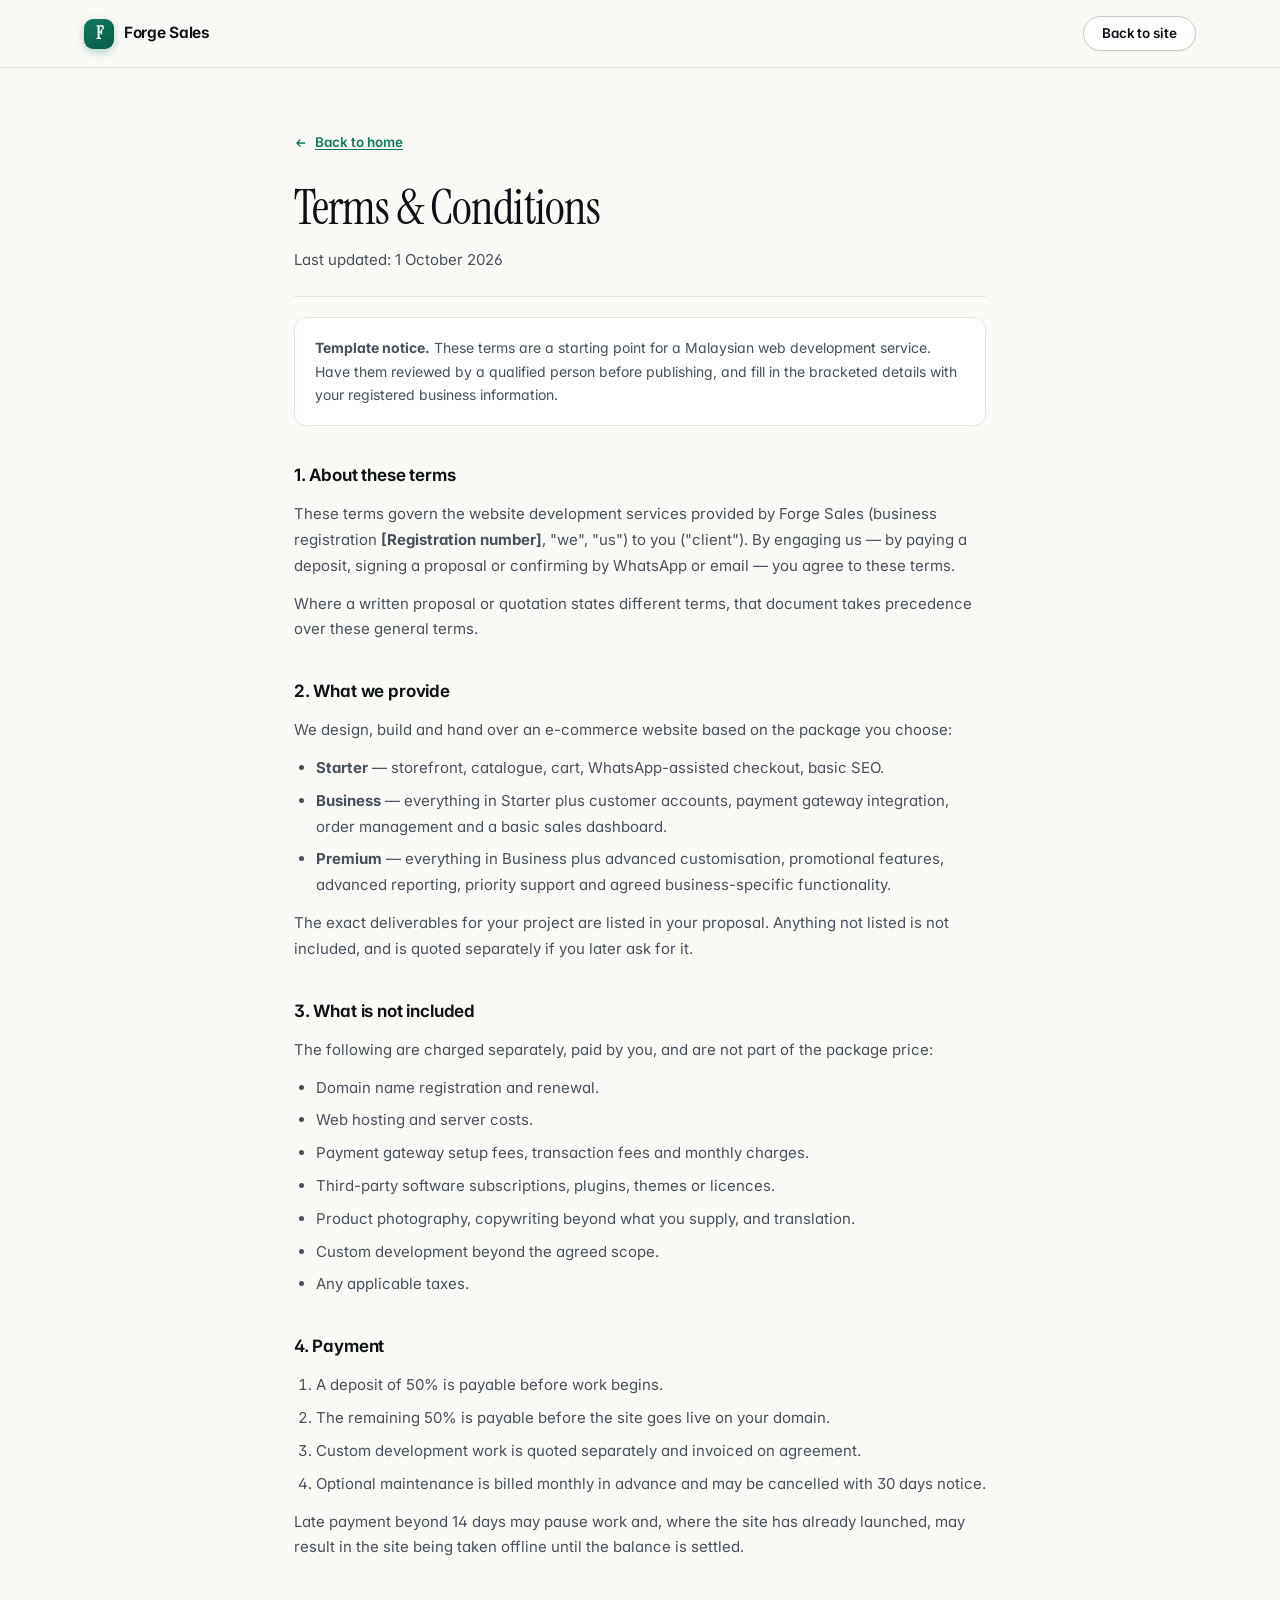
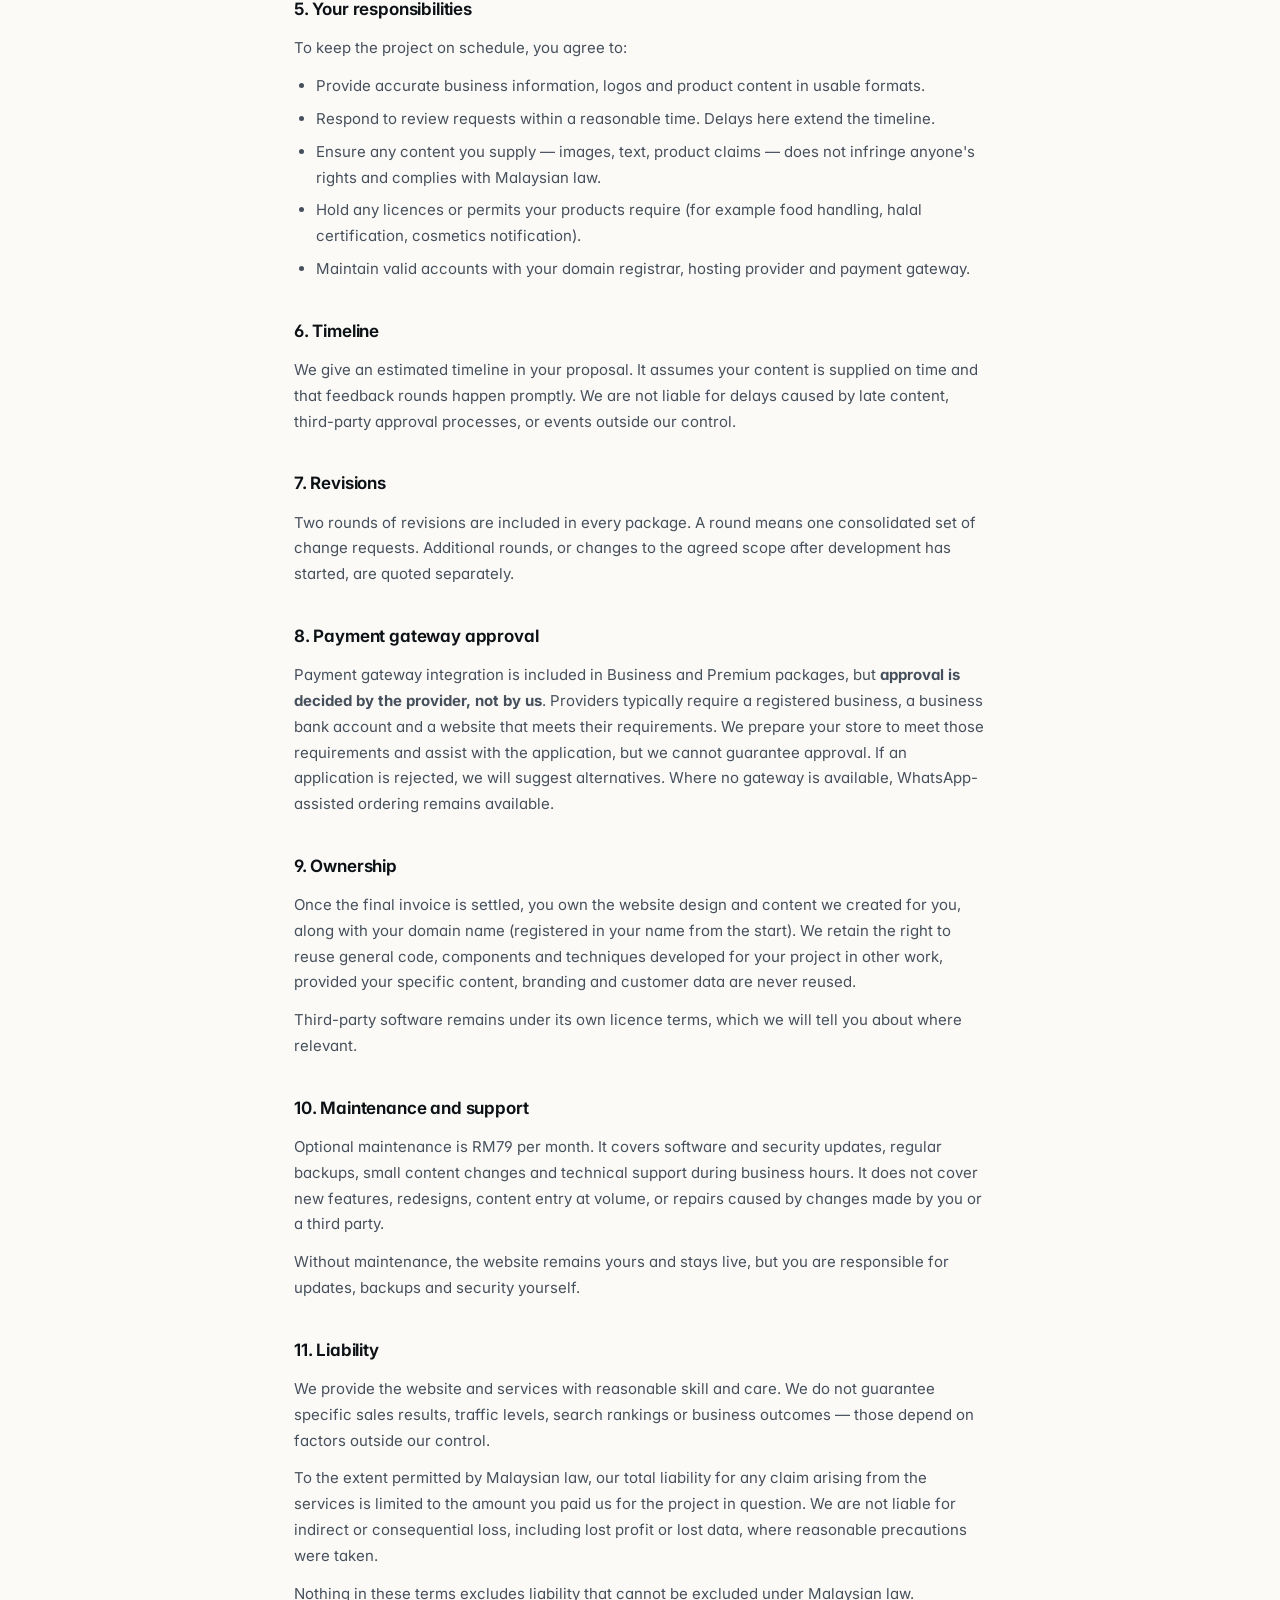
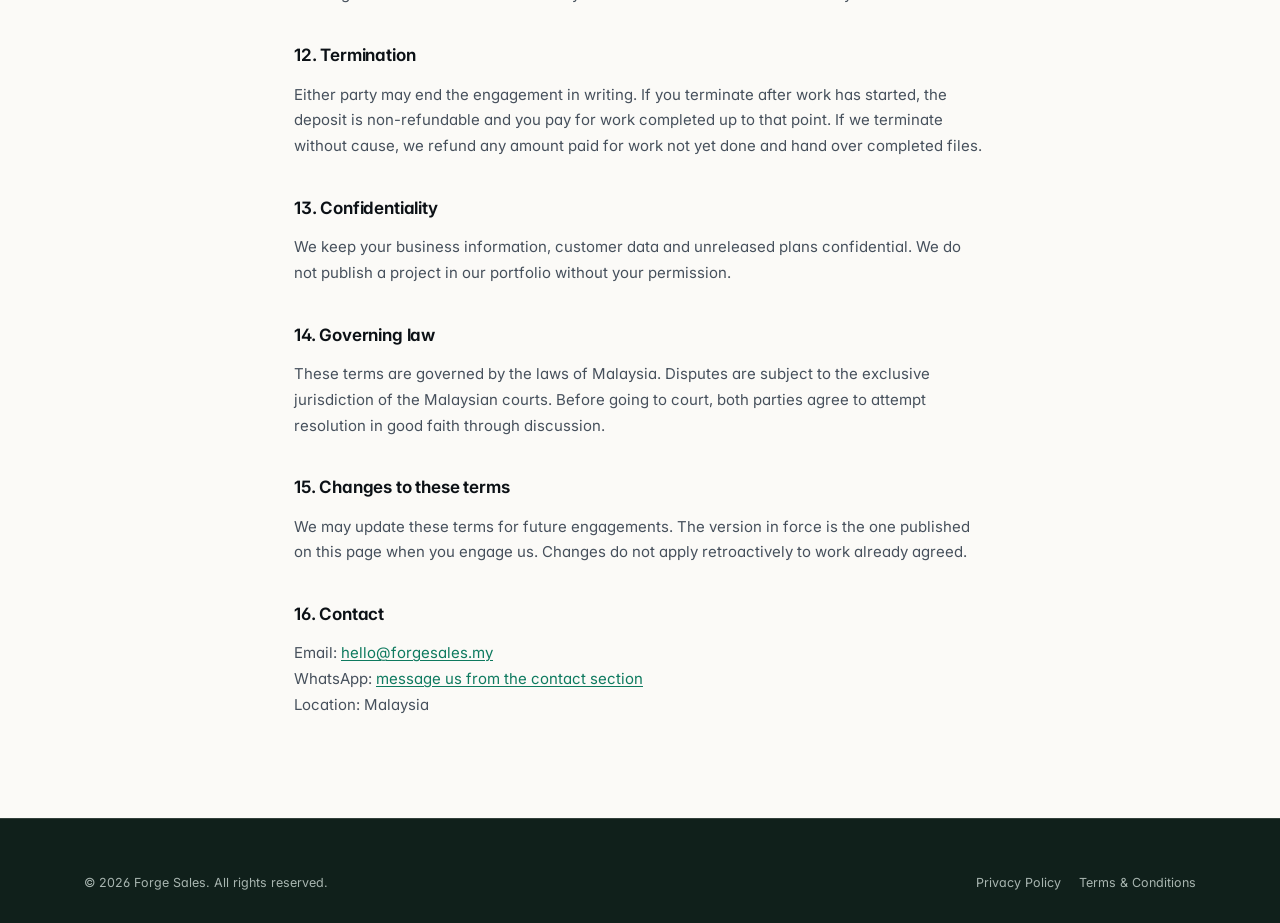
<file: terms.html>
<!DOCTYPE html>
<html lang="en-MY">
<head>
<meta charset="UTF-8">
<meta name="viewport" content="width=device-width, initial-scale=1.0">
<title>Terms &amp; Conditions — Forge Sales</title>
<meta name="description" content="Terms and conditions for e-commerce website development services by Forge Sales, Malaysia.">
<meta name="robots" content="index, follow">
<meta name="theme-color" content="#0e7a5f">
<link rel="icon" href="data:image/svg+xml,<svg xmlns='http://www.w3.org/2000/svg' viewBox='0 0 100 100'><rect width='100' height='100' rx='24' fill='%230e7a5f'/><text x='50' y='72' font-size='60' font-family='Georgia,serif' fill='white' text-anchor='middle'>F</text></svg>">
<link rel="preconnect" href="https://fonts.googleapis.com">
<link rel="preconnect" href="https://fonts.gstatic.com" crossorigin>
<link href="https://fonts.googleapis.com/css2?family=Inter:wght@400;500;600;700&family=Instrument+Serif:ital@0;1&display=swap" rel="stylesheet">
<link rel="stylesheet" href="assets/css/app.css">
<style>
.legal{padding-top:calc(var(--nav-h) + 64px);padding-bottom:88px}
.legal__inner{max-width:740px;margin-inline:auto}
.legal h1{font-family:var(--serif);font-size:clamp(32px,5vw,48px);line-height:1.1;letter-spacing:-.02em;font-weight:400;margin-bottom:12px}
.legal__meta{font-size:13px;color:var(--ink-3);margin-bottom:40px;padding-bottom:24px;border-bottom:1px solid var(--line)}
.legal h2{font-size:17px;font-weight:650;letter-spacing:-.01em;margin:36px 0 12px}
.legal p,.legal li{font-size:15px;line-height:1.72;color:var(--ink-2);margin-bottom:12px}
.legal ul{list-style:disc;padding-left:22px;margin-bottom:12px}
.legal li{margin-bottom:7px}
.legal a{color:var(--accent);text-decoration:underline;text-underline-offset:2px}
.legal ol{list-style:decimal;padding-left:22px;margin-bottom:12px}
.legal__back{display:inline-flex;align-items:center;gap:7px;font-size:13.5px;font-weight:600;color:var(--ink-2);margin-bottom:28px}
.legal__back:hover{color:var(--accent)}
.legal__back svg{width:14px;height:14px}
.legal__box{background:var(--surface);border:1px solid var(--line);border-radius:var(--r);padding:18px 20px;margin:20px 0;font-size:14px;line-height:1.68;color:var(--ink-2)}
</style>
</head>
<body>

<header class="nav is-stuck">
  <div class="wrap nav__inner">
    <a class="brand" href="index.html">
      <span class="brand__mark" aria-hidden="true">F</span>
      <span>Forge Sales</span>
    </a>
    <div class="nav__spacer"></div>
    <a class="btn btn--ghost btn--sm" href="index.html">Back to site</a>
  </div>
</header>

<main class="legal">
  <div class="wrap legal__inner">
    <a class="legal__back" href="index.html">
      <svg viewBox="0 0 24 24" fill="none" stroke="currentColor" stroke-width="2.2" aria-hidden="true"><path d="M19 12H5M11 18l-6-6 6-6"/></svg>
      Back to home
    </a>

    <h1>Terms &amp; Conditions</h1>
    <p class="legal__meta">Last updated: <span id="upd">1 October 2026</span></p>

    <div class="legal__box">
      <strong>Template notice.</strong> These terms are a starting point for a Malaysian web development service. Have them reviewed by a qualified person before publishing, and fill in the bracketed details with your registered business information.
    </div>

    <h2>1. About these terms</h2>
    <p>
      These terms govern the website development services provided by Forge Sales
      (business registration <strong>[Registration number]</strong>, "we", "us") to you ("client").
      By engaging us — by paying a deposit, signing a proposal or confirming by WhatsApp or email — you agree to these terms.
    </p>
    <p>
      Where a written proposal or quotation states different terms, that document takes precedence
      over these general terms.
    </p>

    <h2>2. What we provide</h2>
    <p>We design, build and hand over an e-commerce website based on the package you choose:</p>
    <ul>
      <li><strong>Starter</strong> — storefront, catalogue, cart, WhatsApp-assisted checkout, basic SEO.</li>
      <li><strong>Business</strong> — everything in Starter plus customer accounts, payment gateway integration, order management and a basic sales dashboard.</li>
      <li><strong>Premium</strong> — everything in Business plus advanced customisation, promotional features, advanced reporting, priority support and agreed business-specific functionality.</li>
    </ul>
    <p>
      The exact deliverables for your project are listed in your proposal. Anything not listed
      is not included, and is quoted separately if you later ask for it.
    </p>

    <h2>3. What is not included</h2>
    <p>The following are charged separately, paid by you, and are not part of the package price:</p>
    <ul>
      <li>Domain name registration and renewal.</li>
      <li>Web hosting and server costs.</li>
      <li>Payment gateway setup fees, transaction fees and monthly charges.</li>
      <li>Third-party software subscriptions, plugins, themes or licences.</li>
      <li>Product photography, copywriting beyond what you supply, and translation.</li>
      <li>Custom development beyond the agreed scope.</li>
      <li>Any applicable taxes.</li>
    </ul>

    <h2>4. Payment</h2>
    <ol>
      <li>A deposit of 50% is payable before work begins.</li>
      <li>The remaining 50% is payable before the site goes live on your domain.</li>
      <li>Custom development work is quoted separately and invoiced on agreement.</li>
      <li>Optional maintenance is billed monthly in advance and may be cancelled with 30 days notice.</li>
    </ol>
    <p>
      Late payment beyond 14 days may pause work and, where the site has already launched, may result
      in the site being taken offline until the balance is settled.
    </p>

    <h2>5. Your responsibilities</h2>
    <p>To keep the project on schedule, you agree to:</p>
    <ul>
      <li>Provide accurate business information, logos and product content in usable formats.</li>
      <li>Respond to review requests within a reasonable time. Delays here extend the timeline.</li>
      <li>Ensure any content you supply — images, text, product claims — does not infringe anyone's rights and complies with Malaysian law.</li>
      <li>Hold any licences or permits your products require (for example food handling, halal certification, cosmetics notification).</li>
      <li>Maintain valid accounts with your domain registrar, hosting provider and payment gateway.</li>
    </ul>

    <h2>6. Timeline</h2>
    <p>
      We give an estimated timeline in your proposal. It assumes your content is supplied on time and
      that feedback rounds happen promptly. We are not liable for delays caused by late content,
      third-party approval processes, or events outside our control.
    </p>

    <h2>7. Revisions</h2>
    <p>
      Two rounds of revisions are included in every package. A round means one consolidated set of
      change requests. Additional rounds, or changes to the agreed scope after development has
      started, are quoted separately.
    </p>

    <h2>8. Payment gateway approval</h2>
    <p>
      Payment gateway integration is included in Business and Premium packages, but
      <strong>approval is decided by the provider, not by us</strong>. Providers typically require a
      registered business, a business bank account and a website that meets their requirements. We
      prepare your store to meet those requirements and assist with the application, but we cannot
      guarantee approval. If an application is rejected, we will suggest alternatives. Where no gateway
      is available, WhatsApp-assisted ordering remains available.
    </p>

    <h2>9. Ownership</h2>
    <p>
      Once the final invoice is settled, you own the website design and content we created for you,
      along with your domain name (registered in your name from the start). We retain the right to
      reuse general code, components and techniques developed for your project in other work, provided
      your specific content, branding and customer data are never reused.
    </p>
    <p>
      Third-party software remains under its own licence terms, which we will tell you about where relevant.
    </p>

    <h2>10. Maintenance and support</h2>
    <p>
      Optional maintenance is RM79 per month. It covers software and security updates, regular backups,
      small content changes and technical support during business hours. It does not cover new features,
      redesigns, content entry at volume, or repairs caused by changes made by you or a third party.
    </p>
    <p>
      Without maintenance, the website remains yours and stays live, but you are responsible for
      updates, backups and security yourself.
    </p>

    <h2>11. Liability</h2>
    <p>
      We provide the website and services with reasonable skill and care. We do not guarantee
      specific sales results, traffic levels, search rankings or business outcomes — those depend on
      factors outside our control.
    </p>
    <p>
      To the extent permitted by Malaysian law, our total liability for any claim arising from
      the services is limited to the amount you paid us for the project in question. We are not liable
      for indirect or consequential loss, including lost profit or lost data, where reasonable
      precautions were taken.
    </p>
    <p>Nothing in these terms excludes liability that cannot be excluded under Malaysian law.</p>

    <h2>12. Termination</h2>
    <p>
      Either party may end the engagement in writing. If you terminate after work has started, the
      deposit is non-refundable and you pay for work completed up to that point. If we terminate
      without cause, we refund any amount paid for work not yet done and hand over completed files.
    </p>

    <h2>13. Confidentiality</h2>
    <p>
      We keep your business information, customer data and unreleased plans confidential. We do not
      publish a project in our portfolio without your permission.
    </p>

    <h2>14. Governing law</h2>
    <p>
      These terms are governed by the laws of Malaysia. Disputes are subject to the exclusive
      jurisdiction of the Malaysian courts. Before going to court, both parties agree to attempt
      resolution in good faith through discussion.
    </p>

    <h2>15. Changes to these terms</h2>
    <p>
      We may update these terms for future engagements. The version in force is the one published
      on this page when you engage us. Changes do not apply retroactively to work already agreed.
    </p>

    <h2>16. Contact</h2>
    <p>
      Email: <a href="mailto:hello@forgesales.my">hello@forgesales.my</a><br>
      WhatsApp: <a href="index.html#start">message us from the contact section</a><br>
      Location: Malaysia
    </p>
  </div>
</main>

<footer class="footer">
  <div class="wrap">
    <div class="footer__bottom" style="border-top:none;padding-top:0">
      <span>© <span id="yr">2026</span> Forge Sales. All rights reserved.</span>
      <nav class="footer__legal" aria-label="Legal">
        <a href="privacy.html">Privacy Policy</a>
        <a href="terms.html">Terms &amp; Conditions</a>
      </nav>
    </div>
  </div>
</footer>

<script>
  document.getElementById("yr").textContent = new Date().getFullYear();
</script>
</body>
</html>
</file>
<file: assets/css/app.css>
/* ============================================================
   Forge Sales — landing page
   Tokens → base → components → sections → responsive
   ============================================================ */

:root {
  /* Surface */
  --bg: #fbfaf7;
  --bg-2: #f5f3ee;
  --surface: #ffffff;
  --surface-2: #f8f7f4;
  --ink: #0c1116;
  --ink-2: #46505c;
  --ink-3: #616c78;
  --line: #e5e4df;
  --line-2: #d3d2cb;

  /* Brand */
  --accent: #0e7a5f;
  --accent-2: #0a5c47;
  --accent-3: #12a37e;
  --accent-soft: rgba(14, 122, 95, 0.08);
  --accent-line: rgba(14, 122, 95, 0.22);

  /* Support */
  --gold: #b8863b;
  --gold-soft: rgba(184, 134, 59, 0.1);
  --danger: #c0392b;

  /* Dark block */
  --dark: #0b1512;
  --dark-2: #10201b;
  --on-dark: #f2f5f3;
  --on-dark-2: #a8b5b0;
  --on-dark-line: rgba(255, 255, 255, 0.11);

  /* Shape */
  --r-sm: 8px;
  --r: 12px;
  --r-lg: 18px;
  --r-xl: 26px;

  /* Shadow */
  --sh-sm: 0 1px 2px rgba(12, 17, 22, 0.05);
  --sh: 0 1px 3px rgba(12, 17, 22, 0.06), 0 6px 16px rgba(12, 17, 22, 0.05);
  --sh-lg: 0 2px 6px rgba(12, 17, 22, 0.06), 0 20px 50px rgba(12, 17, 22, 0.1);
  --sh-xl: 0 4px 12px rgba(12, 17, 22, 0.08), 0 40px 90px rgba(12, 17, 22, 0.14);

  /* Type */
  --sans: "Inter", -apple-system, BlinkMacSystemFont, "Segoe UI", Roboto, sans-serif;
  --serif: "Instrument Serif", "Iowan Old Style", Georgia, serif;
  --mono: ui-monospace, SFMono-Regular, "SF Mono", Menlo, Consolas, monospace;

  /* Layout */
  --wrap: 1160px;
  --gutter: 24px;
  --nav-h: 68px;
}

/* ---------- RESET ---------- */
*,
*::before,
*::after {
  box-sizing: border-box;
  margin: 0;
  padding: 0;
}

html {
  -webkit-text-size-adjust: 100%;
  scroll-behavior: smooth;
  scroll-padding-top: calc(var(--nav-h) + 16px);
}

@media (prefers-reduced-motion: reduce) {
  html {
    scroll-behavior: auto;
  }
  *,
  *::before,
  *::after {
    animation-duration: 0.01ms !important;
    animation-iteration-count: 1 !important;
    transition-duration: 0.01ms !important;
  }
}

body {
  background: var(--bg);
  color: var(--ink);
  font-family: var(--sans);
  font-size: 16px;
  line-height: 1.6;
  font-feature-settings: "cv11", "ss01";
  -webkit-font-smoothing: antialiased;
  -moz-osx-font-smoothing: grayscale;
  overflow-x: hidden;
}

img,
svg {
  display: block;
  max-width: 100%;
}

button {
  font-family: inherit;
  font-size: inherit;
  cursor: pointer;
  border: none;
  background: none;
  color: inherit;
}

a {
  color: inherit;
  text-decoration: none;
}

ul,
ol {
  list-style: none;
}

:focus-visible {
  outline: 2px solid var(--accent);
  outline-offset: 3px;
  border-radius: 4px;
}

::selection {
  background: var(--accent);
  color: #fff;
}

/* ---------- LAYOUT ---------- */
.wrap {
  width: 100%;
  max-width: var(--wrap);
  margin-inline: auto;
  padding-inline: var(--gutter);
}

.section {
  padding-block: clamp(64px, 9vw, 120px);
}

.section--tight {
  padding-block: clamp(48px, 6vw, 76px);
}

.section--dark {
  background: var(--dark);
  color: var(--on-dark);
}

.section--band {
  background: var(--bg-2);
}

/* ---------- TYPE ---------- */
.eyebrow {
  display: inline-flex;
  align-items: center;
  gap: 8px;
  font-size: 12px;
  font-weight: 600;
  letter-spacing: 0.09em;
  text-transform: uppercase;
  color: var(--accent);
  margin-bottom: 18px;
}

.eyebrow::before {
  content: "";
  width: 18px;
  height: 1.5px;
  background: currentColor;
  border-radius: 2px;
}

.section--dark .eyebrow {
  color: var(--accent-3);
}

.h1 {
  font-family: var(--serif);
  font-size: clamp(40px, 5.6vw, 66px);
  line-height: 1.06;
  letter-spacing: -0.02em;
  font-weight: 400;
}

.h1 em {
  font-style: italic;
  color: var(--accent);
}

.h2 {
  font-family: var(--serif);
  font-size: clamp(32px, 4.4vw, 52px);
  line-height: 1.08;
  letter-spacing: -0.015em;
  font-weight: 400;
}

.h2 em {
  font-style: italic;
  color: var(--accent);
}

.section--dark .h2 em {
  color: var(--accent-3);
}

.h3 {
  font-size: 18px;
  font-weight: 650;
  letter-spacing: -0.01em;
  line-height: 1.35;
}

.lede {
  font-size: clamp(16px, 1.9vw, 19px);
  line-height: 1.65;
  color: var(--ink-2);
  max-width: 60ch;
}

.section--dark .lede {
  color: var(--on-dark-2);
}

.section-head {
  max-width: 720px;
  margin-bottom: clamp(36px, 5vw, 60px);
}

.section-head .lede {
  margin-top: 18px;
}

.mono {
  font-family: var(--mono);
  font-size: 12px;
  letter-spacing: 0.04em;
  text-transform: uppercase;
  color: var(--ink-3);
}

/* ---------- BUTTONS ---------- */
.btn {
  display: inline-flex;
  align-items: center;
  justify-content: center;
  gap: 9px;
  padding: 14px 26px;
  border-radius: 100px;
  font-size: 15px;
  font-weight: 600;
  letter-spacing: -0.005em;
  line-height: 1;
  white-space: nowrap;
  transition: transform 0.16s ease, box-shadow 0.16s ease,
    background-color 0.16s ease, border-color 0.16s ease, color 0.16s ease;
  border: 1px solid transparent;
}

.btn svg {
  width: 16px;
  height: 16px;
  flex: 0 0 16px;
}

.btn--primary {
  background: var(--accent);
  color: #fff;
  box-shadow: 0 1px 2px rgba(14, 122, 95, 0.24), 0 8px 24px rgba(14, 122, 95, 0.22);
}

.btn--primary:hover {
  background: var(--accent-2);
  transform: translateY(-1px);
  box-shadow: 0 2px 4px rgba(14, 122, 95, 0.28), 0 14px 34px rgba(14, 122, 95, 0.28);
}

.btn--primary:active {
  transform: translateY(0);
}

.btn--ghost {
  background: var(--surface);
  color: var(--ink);
  border-color: #cfc9bf;
  box-shadow: var(--sh-sm);
}

.btn--ghost:hover {
  border-color: var(--ink-2);
  transform: translateY(-1px);
  box-shadow: var(--sh);
}

.btn--on-dark {
  background: #fff;
  color: var(--dark);
}

.btn--on-dark:hover {
  background: var(--on-dark);
  transform: translateY(-1px);
}

.btn--ghost-dark {
  background: transparent;
  color: var(--on-dark);
  border-color: rgba(255, 255, 255, 0.24);
}

.btn--ghost-dark:hover {
  border-color: rgba(255, 255, 255, 0.5);
  background: rgba(255, 255, 255, 0.06);
}

.btn--wa {
  background: #25d366;
  color: #052e16;
  box-shadow: 0 1px 2px rgba(37, 211, 102, 0.22), 0 4px 14px rgba(37, 211, 102, 0.16);
}

.btn--wa:hover {
  background: #20bf5b;
  transform: translateY(-1px);
}

.btn--sm {
  padding: 10px 18px;
  font-size: 13.5px;
}

.btn--block {
  width: 100%;
}

/* ---------- NAV ---------- */
.nav {
  position: fixed;
  inset: 0 0 auto 0;
  height: var(--nav-h);
  z-index: 90;
  display: flex;
  align-items: center;
  background: rgba(251, 250, 247, 0.72);
  backdrop-filter: blur(16px) saturate(180%);
  -webkit-backdrop-filter: blur(16px) saturate(180%);
  border-bottom: 1px solid transparent;
  transition: border-color 0.2s ease, background-color 0.2s ease;
}

.nav.is-stuck {
  border-bottom-color: var(--line);
  background: rgba(251, 250, 247, 0.92);
}

.nav__inner {
  display: flex;
  align-items: center;
  gap: 14px;
  width: 100%;
}

.brand {
  display: inline-flex;
  align-items: center;
  gap: 10px;
  font-weight: 650;
  font-size: 15.5px;
  letter-spacing: -0.02em;
  flex: 0 0 auto;
}

.brand__mark {
  width: 30px;
  height: 30px;
  border-radius: 9px;
  display: grid;
  place-items: center;
  background: linear-gradient(150deg, var(--accent), var(--accent-2));
  color: #fff;
  font-family: var(--serif);
  font-size: 18px;
  line-height: 1;
  padding-bottom: 2px;
  box-shadow: 0 3px 10px rgba(14, 122, 95, 0.32);
}

.nav__links {
  display: flex;
  align-items: center;
  gap: 4px;
  margin-left: 22px;
}

.nav__link {
  padding: 8px 13px;
  border-radius: 8px;
  font-size: 14px;
  font-weight: 500;
  color: var(--ink-2);
  transition: color 0.14s ease, background-color 0.14s ease;
}

.nav__link:hover {
  color: var(--ink);
  background: rgba(12, 17, 22, 0.045);
}

.nav__spacer {
  flex: 1;
}

.nav__cta {
  display: flex;
  align-items: center;
  gap: 9px;
}

.nav__burger {
  display: none;
  width: 40px;
  height: 40px;
  border-radius: 10px;
  align-items: center;
  justify-content: center;
  border: 1px solid var(--line);
  background: var(--surface);
}

.nav__burger span {
  position: relative;
  display: block;
  width: 17px;
  height: 1.6px;
  background: var(--ink);
  border-radius: 2px;
  transition: transform 0.2s ease, opacity 0.2s ease;
}

.nav__burger span::before,
.nav__burger span::after {
  content: "";
  position: absolute;
  left: 0;
  width: 17px;
  height: 1.6px;
  background: var(--ink);
  border-radius: 2px;
  transition: transform 0.2s ease, top 0.2s ease;
}

.nav__burger span::before {
  top: -5.5px;
}

.nav__burger span::after {
  top: 5.5px;
}

.nav.is-open .nav__burger span {
  background: transparent;
}

.nav.is-open .nav__burger span::before {
  top: 0;
  transform: rotate(45deg);
}

.nav.is-open .nav__burger span::after {
  top: 0;
  transform: rotate(-45deg);
}

/* Mobile drawer */
.nav__drawer {
  position: fixed;
  inset: var(--nav-h) 0 auto 0;
  z-index: 89;
  background: var(--bg);
  border-bottom: 1px solid var(--line);
  padding: 18px var(--gutter) 26px;
  display: none;
  flex-direction: column;
  gap: 4px;
  box-shadow: 0 24px 40px rgba(12, 17, 22, 0.1);
  max-height: calc(100dvh - var(--nav-h));
  overflow-y: auto;
}

.nav__drawer.is-open {
  display: flex;
  animation: drawerIn 0.2s ease;
}

/* Scrim under the drawer — dims the page, click to close.
   Shown with display, not opacity/visibility: a throttled tab or reduced-motion
   setting must not be able to leave the page undimmed and the menu interactive. */
.nav-scrim {
  display: none;
  position: fixed;
  inset: 0;
  z-index: 88;
  background: rgba(12, 17, 22, 0.42);
  backdrop-filter: blur(2px);
  -webkit-backdrop-filter: blur(2px);
}

.nav-scrim.is-on {
  display: block;
  animation: scrimIn 0.18s ease;
}

@keyframes scrimIn {
  from {
    opacity: 0;
  }
  to {
    opacity: 1;
  }
}

/* Animate transform only. Animating opacity meant a throttled tab or
   prefers-reduced-motion could leave the drawer stuck invisible. */
@keyframes drawerIn {
  from {
    transform: translateY(-8px);
  }
  to {
    transform: none;
  }
}

.nav__drawer a {
  padding: 13px 4px;
  font-size: 16px;
  font-weight: 500;
  color: var(--ink);
  border-bottom: 1px solid var(--line);
}

.nav__drawer a:last-of-type {
  border-bottom: none;
}

.nav__drawer a:active {
  background: var(--surface-2);
}

.nav__drawer a:hover {
  color: var(--accent);
}

.nav__drawer .btn {
  margin-top: 14px;
  width: 100%;
}

/* ---------- HERO ---------- */
.hero {
  position: relative;
  padding-top: calc(var(--nav-h) + clamp(48px, 7vw, 92px));
  padding-bottom: clamp(56px, 8vw, 100px);
  overflow: hidden;
}

.hero::before {
  content: "";
  position: absolute;
  inset: -20% -10% auto -10%;
  height: 620px;
  background: radial-gradient(
      ellipse 60% 50% at 22% 12%,
      rgba(14, 122, 95, 0.1),
      transparent 62%
    ),
    radial-gradient(ellipse 44% 42% at 82% 4%, rgba(184, 134, 59, 0.09), transparent 64%);
  pointer-events: none;
  z-index: 0;
}

.hero__inner {
  position: relative;
  z-index: 1;
  display: grid;
  grid-template-columns: minmax(0, 1.02fr) minmax(0, 0.98fr);
  gap: clamp(32px, 5vw, 64px);
  align-items: center;
}

.hero__copy {
  max-width: 620px;
}

.hero__badge {
  display: inline-flex;
  align-items: center;
  gap: 9px;
  padding: 7px 14px 7px 8px;
  border-radius: 100px;
  background: var(--surface);
  border: 1px solid var(--line);
  box-shadow: var(--sh-sm);
  font-size: 12.5px;
  font-weight: 500;
  color: var(--ink-2);
  margin-bottom: 24px;
}

.hero__badge b {
  display: inline-flex;
  align-items: center;
  gap: 6px;
  padding: 3px 9px;
  border-radius: 100px;
  background: var(--accent-soft);
  color: var(--accent);
  font-size: 11.5px;
  font-weight: 650;
  letter-spacing: 0.01em;
}

.hero__badge .dot {
  width: 5px;
  height: 5px;
  border-radius: 50%;
  background: var(--accent-3);
  box-shadow: 0 0 0 3px rgba(18, 163, 126, 0.18);
}

.hero .h1 {
  margin-bottom: 22px;
}

.hero__sub {
  font-size: clamp(16px, 1.85vw, 18.5px);
  line-height: 1.62;
  color: var(--ink-2);
  max-width: 54ch;
  margin-bottom: 32px;
}

.hero__actions {
  display: flex;
  flex-wrap: wrap;
  gap: 12px;
  margin-bottom: 30px;
}

.hero__trust {
  display: grid;
  grid-template-columns: repeat(3, minmax(0, 1fr));
  gap: 10px 18px;
  padding-top: 24px;
  border-top: 1px solid var(--line);
}

.hero__trust li {
  display: flex;
  align-items: center;
  gap: 8px;
  font-size: 13px;
  font-weight: 500;
  color: var(--ink-2);
}

.hero__trust svg {
  width: 15px;
  height: 15px;
  color: var(--accent);
  flex: 0 0 15px;
}

/* ---------- HERO VISUAL ---------- */
.hero__visual {
  position: relative;
  min-height: 480px;
  display: flex;
  align-items: center;
  justify-content: center;
}

.stage {
  position: relative;
  width: 100%;
  max-width: 520px;
  aspect-ratio: 1 / 0.94;
}

/* desktop browser card */
.mock-desktop {
  position: absolute;
  inset: 0 0 12% 0;
  border-radius: 14px;
  background: var(--surface);
  border: 1px solid var(--line);
  box-shadow: var(--sh-xl);
  overflow: hidden;
  display: flex;
  flex-direction: column;
}

.mock-bar {
  display: flex;
  align-items: center;
  gap: 6px;
  padding: 9px 12px;
  background: var(--surface-2);
  border-bottom: 1px solid var(--line);
  flex: 0 0 auto;
}

.mock-bar i {
  width: 8px;
  height: 8px;
  border-radius: 50%;
  background: var(--line-2);
}

.mock-bar i:nth-child(1) {
  background: #f0a5a0;
}
.mock-bar i:nth-child(2) {
  background: #f3d49a;
}
.mock-bar i:nth-child(3) {
  background: #a8d8b9;
}

.mock-url {
  margin-left: 8px;
  flex: 1;
  height: 18px;
  border-radius: 5px;
  background: var(--surface);
  border: 1px solid var(--line);
  display: flex;
  align-items: center;
  padding-inline: 8px;
  font-family: var(--mono);
  font-size: 8.5px;
  color: var(--ink-3);
  letter-spacing: 0.02em;
  overflow: hidden;
  white-space: nowrap;
}

.mock-screen {
  flex: 1;
  overflow: hidden;
  background: var(--bg);
  display: flex;
  flex-direction: column;
}

/* storefront inside mock */
.sf-nav {
  display: flex;
  align-items: center;
  gap: 8px;
  padding: 10px 13px;
  border-bottom: 1px solid var(--line);
  background: var(--surface);
  flex: 0 0 auto;
}

.sf-logo {
  font-family: var(--serif);
  font-size: 12.5px;
  letter-spacing: -0.01em;
  color: var(--ink);
}

.sf-links {
  display: flex;
  gap: 9px;
  margin-left: 6px;
}

.sf-links span {
  font-size: 7.5px;
  color: var(--ink-3);
  font-weight: 500;
}

.sf-cart {
  margin-left: auto;
  display: flex;
  align-items: center;
  gap: 4px;
  font-size: 7.5px;
  font-weight: 600;
  color: var(--ink);
  background: var(--bg-2);
  padding: 3px 7px;
  border-radius: 100px;
}

.sf-cart b {
  background: var(--accent);
  color: #fff;
  border-radius: 100px;
  padding: 0 4px;
  font-size: 7px;
}

.sf-hero {
  padding: 14px 13px 12px;
  background: linear-gradient(160deg, rgba(14, 122, 95, 0.07), transparent 70%);
  flex: 0 0 auto;
}

.sf-hero .kicker {
  font-size: 6.5px;
  letter-spacing: 0.12em;
  text-transform: uppercase;
  color: var(--accent);
  font-weight: 700;
  margin-bottom: 4px;
}

.sf-hero h4 {
  font-family: var(--serif);
  font-size: 16px;
  line-height: 1.1;
  font-weight: 400;
  letter-spacing: -0.01em;
  margin-bottom: 3px;
}

.sf-hero p {
  font-size: 7px;
  color: var(--ink-3);
  margin-bottom: 7px;
}

.sf-hero .pill {
  display: inline-block;
  font-size: 7px;
  font-weight: 650;
  padding: 4px 9px;
  border-radius: 100px;
  background: var(--accent);
  color: #fff;
}

.sf-grid {
  display: grid;
  grid-template-columns: repeat(3, 1fr);
  gap: 7px;
  padding: 0 13px 14px;
  flex: 1;
}

.sf-card {
  background: var(--surface);
  border: 1px solid var(--line);
  border-radius: 7px;
  overflow: hidden;
  display: flex;
  flex-direction: column;
}

.sf-thumb {
  aspect-ratio: 1 / 1.02;
  background: var(--bg-2);
  display: grid;
  place-items: center;
  overflow: hidden;
}

.sf-thumb svg {
  width: 74%;
  height: 74%;
}

.sf-body {
  padding: 5px 6px 6px;
}

.sf-body .nm {
  font-size: 6.6px;
  font-weight: 600;
  line-height: 1.25;
  color: var(--ink);
  margin-bottom: 2px;
  white-space: nowrap;
  overflow: hidden;
  text-overflow: ellipsis;
}

.sf-body .pr {
  font-size: 6.8px;
  font-weight: 700;
  color: var(--accent);
  font-variant-numeric: tabular-nums;
}

/* phone card */
.mock-phone {
  position: absolute;
  right: -5%;
  bottom: 0;
  width: 29%;
  aspect-ratio: 1 / 2.02;
  border-radius: 20px;
  background: var(--dark);
  padding: 5px;
  box-shadow: 0 30px 60px rgba(12, 17, 22, 0.32), 0 0 0 1px rgba(255, 255, 255, 0.08);
  z-index: 3;
}

.mock-phone::before {
  content: "";
  position: absolute;
  top: 10px;
  left: 50%;
  transform: translateX(-50%);
  width: 30%;
  height: 5px;
  border-radius: 100px;
  background: #1c2b26;
  z-index: 2;
}

.mock-phone__screen {
  width: 100%;
  height: 100%;
  border-radius: 16px;
  background: var(--bg);
  overflow: hidden;
  display: flex;
  flex-direction: column;
  padding-top: 16px;
}

.ph-nav {
  display: flex;
  align-items: center;
  padding: 5px 8px 4px;
  flex: 0 0 auto;
}

.ph-nav .sf-logo {
  font-size: 8px;
}

.ph-nav .bag {
  margin-left: auto;
  width: 14px;
  height: 14px;
  border-radius: 50%;
  background: var(--surface);
  border: 1px solid var(--line);
  display: grid;
  place-items: center;
  font-size: 6px;
  font-weight: 700;
  color: var(--ink);
}

.ph-hero {
  margin: 4px 8px 6px;
  border-radius: 7px;
  background: linear-gradient(150deg, rgba(14, 122, 95, 0.14), rgba(184, 134, 59, 0.09));
  padding: 9px 8px;
}

.ph-hero .kicker {
  font-size: 4.5px;
  letter-spacing: 0.1em;
  text-transform: uppercase;
  color: var(--accent);
  font-weight: 700;
  margin-bottom: 3px;
}

.ph-hero h5 {
  font-family: var(--serif);
  font-size: 10px;
  font-weight: 400;
  line-height: 1.12;
  color: var(--ink);
}

.ph-grid {
  display: grid;
  grid-template-columns: 1fr 1fr;
  gap: 5px;
  padding: 0 8px;
  flex: 1;
}

.ph-card {
  background: var(--surface);
  border: 1px solid var(--line);
  border-radius: 6px;
  overflow: hidden;
}

.ph-thumb {
  aspect-ratio: 1;
  background: var(--bg-2);
  display: grid;
  place-items: center;
}

.ph-thumb svg {
  width: 66%;
  height: 66%;
}

.ph-body {
  padding: 3px 4px 4px;
}

.ph-body .nm {
  font-size: 5px;
  font-weight: 600;
  color: var(--ink);
  white-space: nowrap;
  overflow: hidden;
  text-overflow: ellipsis;
}

.ph-body .pr {
  font-size: 5.2px;
  font-weight: 700;
  color: var(--accent);
}

.ph-bar {
  margin: 6px 8px 8px;
  display: flex;
  gap: 4px;
  flex: 0 0 auto;
}

.ph-bar span {
  flex: 1;
  height: 13px;
  border-radius: 100px;
  background: var(--accent);
  display: grid;
  place-items: center;
  font-size: 4.6px;
  font-weight: 700;
  color: #fff;
  letter-spacing: 0.02em;
}

.ph-bar span:last-child {
  flex: 0 0 30%;
  background: var(--surface);
  border: 1px solid var(--line);
  color: var(--ink-2);
}

/* floating glass chips */
.chip-float {
  position: absolute;
  z-index: 4;
  display: flex;
  align-items: center;
  gap: 8px;
  padding: 9px 13px;
  border-radius: 100px;
  background: rgba(255, 255, 255, 0.78);
  backdrop-filter: blur(14px) saturate(180%);
  -webkit-backdrop-filter: blur(14px) saturate(180%);
  border: 1px solid rgba(255, 255, 255, 0.9);
  box-shadow: 0 8px 28px rgba(12, 17, 22, 0.13), 0 1px 2px rgba(12, 17, 22, 0.06);
  font-size: 11.5px;
  font-weight: 550;
  color: var(--ink);
  white-space: nowrap;
}

.chip-float svg {
  width: 13px;
  height: 13px;
  flex: 0 0 13px;
}

.chip-float--a {
  top: -3.5%;
  left: -5%;
  animation: floatY 6s ease-in-out infinite;
}

.chip-float--a svg {
  color: var(--accent);
}

.chip-float--b {
  bottom: 20%;
  left: -10%;
  animation: floatY 7s ease-in-out 1s infinite;
}

.chip-float--b svg {
  color: var(--gold);
}

@keyframes floatY {
  0%,
  100% {
    transform: translateY(0);
  }
  50% {
    transform: translateY(-7px);
  }
}

/* ---------- MARQUEE / TRUST STRIP ---------- */
.strip {
  border-block: 1px solid var(--line);
  background: var(--surface);
  padding-block: 22px;
}

.strip__inner {
  display: flex;
  align-items: center;
  gap: 14px 34px;
  flex-wrap: wrap;
  justify-content: center;
}

.strip__label {
  font-size: 11.5px;
  font-weight: 650;
  letter-spacing: 0.1em;
  text-transform: uppercase;
  color: var(--ink-3);
}

.strip__item {
  display: inline-flex;
  align-items: center;
  gap: 7px;
  font-size: 13px;
  font-weight: 550;
  color: var(--ink-2);
}

.strip__item svg {
  width: 14px;
  height: 14px;
  color: var(--accent);
  flex: 0 0 14px;
}

/* ---------- PROBLEM ---------- */
.problem-grid {
  display: grid;
  grid-template-columns: repeat(2, 1fr);
  gap: 14px;
}

.problem-card {
  position: relative;
  background: var(--surface);
  border: 1px solid var(--line);
  border-radius: var(--r-lg);
  padding: 26px 26px 28px;
  transition: border-color 0.18s ease, box-shadow 0.18s ease;
}

.problem-card:hover {
  border-color: var(--line-2);
  box-shadow: var(--sh);
}

.problem-card__n {
  font-family: var(--mono);
  font-size: 11px;
  font-weight: 600;
  color: var(--danger);
  letter-spacing: 0.06em;
  display: block;
  margin-bottom: 12px;
  opacity: 0.8;
}

.problem-card h3 {
  font-size: 16.5px;
  font-weight: 650;
  letter-spacing: -0.01em;
  margin-bottom: 8px;
}

.problem-card p {
  font-size: 14.5px;
  line-height: 1.62;
  color: var(--ink-2);
}

/* ---------- JOURNEY ---------- */
.journey {
  position: relative;
  display: grid;
  grid-template-columns: repeat(4, 1fr);
  gap: 16px;
  margin-top: 52px;
}

.journey::before {
  content: "";
  position: absolute;
  top: 27px;
  left: 6%;
  right: 6%;
  height: 1px;
  background: linear-gradient(
    90deg,
    transparent,
    var(--on-dark-line) 12%,
    var(--on-dark-line) 88%,
    transparent
  );
}

.journey__step {
  position: relative;
  text-align: center;
  padding: 0 6px;
}

.journey__dot {
  position: relative;
  z-index: 1;
  width: 54px;
  height: 54px;
  margin: 0 auto 18px;
  border-radius: 50%;
  display: grid;
  place-items: center;
  background: var(--dark-2);
  border: 1px solid var(--on-dark-line);
  font-family: var(--mono);
  font-size: 14px;
  font-weight: 600;
  color: var(--accent-3);
  transition: background-color 0.2s ease, border-color 0.2s ease;
}

.journey__step:hover .journey__dot {
  background: var(--accent);
  border-color: var(--accent);
  color: #fff;
}

.journey__step h4 {
  font-size: 15px;
  font-weight: 650;
  margin-bottom: 7px;
  letter-spacing: -0.01em;
}

.journey__step p {
  font-size: 13.5px;
  line-height: 1.6;
  color: var(--on-dark-2);
}

.solution__note {
  margin-top: 48px;
  padding: 20px 24px;
  border-left: 2px solid var(--accent-3);
  background: rgba(255, 255, 255, 0.035);
  border-radius: 0 var(--r) var(--r) 0;
  font-size: 15px;
  line-height: 1.65;
  color: var(--on-dark-2);
  max-width: 760px;
}

/* ---------- FEATURES ---------- */
.features {
  display: grid;
  grid-template-columns: repeat(3, 1fr);
  gap: 14px;
}

.feature {
  background: var(--surface);
  border: 1px solid var(--line);
  border-radius: var(--r-lg);
  padding: 26px 24px 28px;
  transition: transform 0.18s ease, box-shadow 0.18s ease, border-color 0.18s ease;
}

.feature:hover {
  transform: translateY(-2px);
  box-shadow: var(--sh);
  border-color: var(--line-2);
}

.feature__ico {
  width: 42px;
  height: 42px;
  border-radius: 11px;
  display: grid;
  place-items: center;
  background: var(--accent-soft);
  color: var(--accent);
  margin-bottom: 18px;
}

.feature__ico svg {
  width: 20px;
  height: 20px;
}

.feature h3 {
  font-size: 16px;
  font-weight: 650;
  letter-spacing: -0.01em;
  margin-bottom: 7px;
}

.feature p {
  font-size: 14px;
  line-height: 1.62;
  color: var(--ink-2);
}

/* feature spans the last row nicely on 3-col */
.feature--wide {
  grid-column: span 1;
}

/* ---------- HOW IT WORKS ---------- */
.steps {
  display: flex;
  flex-direction: column;
  gap: 0;
  counter-reset: step;
}

.step {
  display: grid;
  grid-template-columns: 88px minmax(0, 1fr) auto;
  gap: 24px;
  align-items: start;
  padding: 30px 0;
  border-top: 1px solid var(--line);
  transition: background-color 0.16s ease;
}

.step:last-child {
  border-bottom: 1px solid var(--line);
}

.step__n {
  font-family: var(--serif);
  font-size: 34px;
  line-height: 1;
  color: var(--line-2);
  letter-spacing: -0.02em;
  padding-top: 2px;
}

.step:hover .step__n {
  color: var(--accent);
}

.step h3 {
  font-size: 17px;
  font-weight: 650;
  letter-spacing: -0.01em;
  margin-bottom: 6px;
}

.step p {
  font-size: 14.5px;
  line-height: 1.62;
  color: var(--ink-2);
  max-width: 62ch;
}

.step__time {
  font-family: var(--mono);
  font-size: 11px;
  font-weight: 600;
  letter-spacing: 0.05em;
  text-transform: uppercase;
  color: var(--ink-3);
  padding: 6px 12px;
  border-radius: 100px;
  border: 1px solid var(--line);
  background: var(--surface);
  white-space: nowrap;
  margin-top: 3px;
}

.timeline-note {
  margin-top: 26px;
  font-size: 13.5px;
  color: var(--ink-3);
  display: flex;
  gap: 9px;
  align-items: flex-start;
}

.timeline-note svg {
  width: 15px;
  height: 15px;
  flex: 0 0 15px;
  margin-top: 2px;
  color: var(--ink-3);
}

/* ---------- PRICING ---------- */
.pricing-grid {
  display: grid;
  grid-template-columns: repeat(3, 1fr);
  gap: 22px;
  align-items: stretch;
}

.price-card {
  position: relative;
  display: flex;
  flex-direction: column;
  background: var(--surface);
  border: 1px solid var(--line);
  border-radius: var(--r-xl);
  padding: 32px 28px 30px;
  transition: box-shadow 0.2s ease, transform 0.2s ease, border-color 0.2s ease;
}

.price-card:hover {
  box-shadow: var(--sh-lg);
  border-color: var(--line-2);
}

.price-card--hl {
  border-color: var(--accent);
  box-shadow: 0 0 0 1px var(--accent), 0 2px 6px rgba(14, 122, 95, 0.1),
    0 24px 60px rgba(14, 122, 95, 0.14);
  padding-top: 40px;
}

.price-card--hl:hover {
  box-shadow: 0 0 0 1px var(--accent), 0 4px 10px rgba(14, 122, 95, 0.14),
    0 32px 80px rgba(14, 122, 95, 0.18);
}

.price-badge {
  position: absolute;
  top: -12px;
  left: 50%;
  transform: translateX(-50%);
  padding: 6px 15px;
  border-radius: 100px;
  background: var(--accent);
  color: #fff;
  font-size: 10.5px;
  font-weight: 700;
  letter-spacing: 0.07em;
  text-transform: uppercase;
  white-space: nowrap;
  box-shadow: 0 4px 14px rgba(14, 122, 95, 0.34);
}

.price-card__name {
  font-size: 15px;
  font-weight: 650;
  letter-spacing: -0.01em;
  margin-bottom: 3px;
}

.price-card__tag {
  font-size: 12.5px;
  color: var(--ink-3);
  margin-bottom: 20px;
  line-height: 1.5;
}

.price-card__amount {
  display: flex;
  align-items: baseline;
  gap: 6px;
  margin-bottom: 4px;
}

.price-card__cur {
  font-size: 15px;
  font-weight: 600;
  color: var(--ink-2);
  letter-spacing: -0.01em;
}

.price-card__num {
  font-family: var(--serif);
  font-size: 48px;
  line-height: 1;
  letter-spacing: -0.025em;
  font-variant-numeric: tabular-nums;
  color: var(--ink);
}

.price-card__per {
  font-size: 12.5px;
  color: var(--ink-3);
}

.price-card__best {
  font-size: 12.5px;
  color: var(--ink-2);
  padding: 8px 0 0;
  margin-bottom: 22px;
  border-top: 1px dashed var(--line);
  padding-top: 14px;
}

.price-card__best b {
  font-weight: 600;
  color: var(--ink);
}

.price-card .btn {
  width: 100%;
  margin-bottom: 24px;
}

.price-feats {
  display: flex;
  flex-direction: column;
  gap: 11px;
  font-size: 13.8px;
  line-height: 1.45;
}

.price-feats li {
  display: grid;
  grid-template-columns: 17px 1fr;
  gap: 9px;
  align-items: start;
  color: var(--ink-2);
}

.price-feats li svg {
  width: 15px;
  height: 15px;
  margin-top: 2px;
  color: var(--accent);
}

.price-feats li.is-off {
  color: var(--ink-3);
  opacity: 0.72;
}

.price-feats li.is-off svg {
  color: var(--line-2);
}

.price-card__caveat {
  margin-top: 18px;
  padding-top: 15px;
  border-top: 1px solid var(--line);
  font-size: 11.8px;
  line-height: 1.55;
  color: var(--ink-3);
}

/* maintenance strip */
.maint {
  margin-top: 18px;
  display: flex;
  align-items: center;
  gap: 26px;
  flex-wrap: wrap;
  padding: 24px 28px;
  background: var(--surface);
  border: 1px dashed var(--line-2);
  border-radius: var(--r-lg);
}

.maint__price {
  display: flex;
  align-items: baseline;
  gap: 5px;
  flex: 0 0 auto;
}

.maint__price b {
  font-family: var(--serif);
  font-size: 30px;
  letter-spacing: -0.02em;
  font-weight: 400;
}

.maint__body {
  flex: 1;
  min-width: 220px;
}

.maint__body h4 {
  font-size: 14.5px;
  font-weight: 650;
  margin-bottom: 3px;
}

.maint__body p {
  font-size: 13px;
  color: var(--ink-2);
  line-height: 1.55;
}

.price-note {
  margin-top: 22px;
  font-size: 12.5px;
  line-height: 1.65;
  color: var(--ink-3);
  max-width: 78ch;
  display: flex;
  gap: 9px;
}

.price-note svg {
  width: 15px;
  height: 15px;
  flex: 0 0 15px;
  margin-top: 2px;
}

/* ---------- COMPARISON TABLE ---------- */
.cmp-wrap {
  margin-top: 52px;
  border: 1px solid var(--line);
  border-radius: var(--r-lg);
  overflow: hidden;
  background: var(--surface);
}

.cmp-scroll {
  overflow-x: auto;
  -webkit-overflow-scrolling: touch;
}

.cmp {
  width: 100%;
  border-collapse: collapse;
  font-size: 13.5px;
  min-width: 620px;
}

.cmp th,
.cmp td {
  padding: 14px 16px;
  text-align: left;
  border-bottom: 1px solid var(--line);
}

.cmp thead th {
  background: var(--surface-2);
  font-size: 11.5px;
  font-weight: 700;
  letter-spacing: 0.06em;
  text-transform: uppercase;
  color: var(--ink-3);
  position: sticky;
  top: 0;
}

.cmp thead th:not(:first-child) {
  text-align: center;
  width: 150px;
}

/* the recommended column is tinted end-to-end so the eye can follow it */
.cmp tbody td.is-hl {
  background: var(--accent-wash, rgba(14, 122, 95, 0.045));
}

.cmp tbody tr:hover td.is-hl {
  background: var(--accent-wash-2, rgba(14, 122, 95, 0.075));
}

.cmp thead th.is-hl {
  color: var(--accent);
  background: var(--accent-soft);
}

.cmp-rec {
  display: block;
  margin-top: 4px;
  font-size: 8.5px;
  font-weight: 700;
  letter-spacing: 0.07em;
  color: var(--accent);
  opacity: 0.75;
}

.cmp tbody td:not(:first-child) {
  text-align: center;
  color: var(--ink-2);
}

.cmp tbody tr:last-child td {
  border-bottom: none;
}

.cmp tbody tr:hover {
  background: var(--surface-2);
}

.cmp td:first-child {
  font-weight: 500;
  color: var(--ink);
}

.cmp .yes {
  display: inline-grid;
  place-items: center;
  width: 20px;
  height: 20px;
  border-radius: 50%;
  background: var(--accent-soft);
  color: var(--accent);
}

.cmp .yes svg {
  width: 11px;
  height: 11px;
}

.cmp .no {
  color: var(--line-2);
  font-size: 15px;
  line-height: 1;
}

.cmp .val {
  font-size: 12px;
  font-weight: 600;
  color: var(--ink-2);
  padding: 3px 9px;
  border-radius: 100px;
  background: var(--surface-3, var(--bg-2));
}

/* ---------- PORTFOLIO / DEMO ---------- */
.demo {
  background: var(--surface);
  border: 1px solid var(--line);
  border-radius: var(--r-xl);
  overflow: hidden;
  box-shadow: var(--sh-lg);
}

.demo__bar {
  display: flex;
  align-items: center;
  gap: 10px;
  padding: 12px 18px;
  background: var(--surface-2);
  border-bottom: 1px solid var(--line);
  flex-wrap: wrap;
}

.demo__dots {
  display: flex;
  gap: 6px;
}

.demo__dots i {
  width: 10px;
  height: 10px;
  border-radius: 50%;
  background: var(--line-2);
}

.demo__dots i:nth-child(1) {
  background: #f0a5a0;
}
.demo__dots i:nth-child(2) {
  background: #f3d49a;
}
.demo__dots i:nth-child(3) {
  background: #a8d8b9;
}

.demo__url {
  flex: 1;
  min-width: 140px;
  height: 26px;
  border-radius: 7px;
  background: var(--surface);
  border: 1px solid var(--line);
  display: flex;
  align-items: center;
  padding-inline: 11px;
  font-family: var(--mono);
  font-size: 10.5px;
  color: var(--ink-3);
  gap: 7px;
}

.demo__url svg {
  width: 10px;
  height: 10px;
  color: var(--accent);
}

.demo__tag {
  font-size: 10px;
  font-weight: 700;
  letter-spacing: 0.09em;
  text-transform: uppercase;
  color: var(--gold);
  background: var(--gold-soft);
  padding: 4px 10px;
  border-radius: 100px;
  border: 1px solid rgba(184, 134, 59, 0.22);
  white-space: nowrap;
}

/* demo storefront content */
.ds {
  padding: clamp(20px, 3.4vw, 40px);
  background: var(--bg);
}

.ds__nav {
  display: flex;
  align-items: center;
  gap: 16px;
  padding-bottom: 22px;
  border-bottom: 1px solid var(--line);
  margin-bottom: 30px;
  flex-wrap: wrap;
}

.ds__brand {
  font-family: var(--serif);
  font-size: 22px;
  letter-spacing: -0.015em;
}

.ds__links {
  display: flex;
  gap: 18px;
  margin-left: 10px;
  font-size: 13px;
  color: var(--ink-2);
  font-weight: 500;
}

.ds__links span:first-child {
  color: var(--ink);
  font-weight: 600;
}

.ds__cart {
  margin-left: auto;
  display: inline-flex;
  align-items: center;
  gap: 7px;
  font-size: 12.5px;
  font-weight: 600;
  padding: 7px 14px;
  border-radius: 100px;
  background: var(--surface);
  border: 1px solid var(--line);
}

.ds__cart b {
  background: var(--accent);
  color: #fff;
  border-radius: 100px;
  padding: 1px 6px;
  font-size: 10.5px;
}

.ds__hero {
  display: grid;
  grid-template-columns: 1.15fr 1fr;
  gap: 28px;
  align-items: center;
  margin-bottom: 34px;
}

.ds__kicker {
  font-size: 10.5px;
  font-weight: 700;
  letter-spacing: 0.14em;
  text-transform: uppercase;
  color: var(--accent);
  margin-bottom: 11px;
}

.ds__hero h3 {
  font-family: var(--serif);
  font-size: clamp(26px, 3.4vw, 40px);
  line-height: 1.06;
  letter-spacing: -0.02em;
  font-weight: 400;
  margin-bottom: 12px;
}

.ds__hero h3 em {
  font-style: italic;
  color: var(--accent);
}

.ds__hero p {
  font-size: 13.5px;
  line-height: 1.65;
  color: var(--ink-2);
  max-width: 42ch;
  margin-bottom: 18px;
}

.ds__hero .btn {
  pointer-events: none;
}

.ds__art {
  aspect-ratio: 1 / 0.88;
  border-radius: var(--r-lg);
  background: linear-gradient(155deg, rgba(14, 122, 95, 0.13), rgba(184, 134, 59, 0.1));
  display: grid;
  place-items: center;
  overflow: hidden;
  position: relative;
}

.ds__art svg {
  width: 66%;
  height: 66%;
}

.ds__art::after {
  content: "";
  position: absolute;
  inset: 0;
  border: 1px solid rgba(12, 17, 22, 0.06);
  border-radius: var(--r-lg);
}

.ds__grid {
  display: grid;
  grid-template-columns: repeat(4, 1fr);
  gap: 14px;
}

.pcard {
  background: var(--surface);
  border: 1px solid var(--line);
  border-radius: var(--r);
  overflow: hidden;
  transition: transform 0.18s ease, box-shadow 0.18s ease;
}

.pcard:hover {
  transform: translateY(-3px);
  box-shadow: var(--sh);
}

.pcard__img {
  aspect-ratio: 1;
  background: var(--surface-2);
  display: grid;
  place-items: center;
  overflow: hidden;
  position: relative;
}

.pcard__img svg {
  width: 68%;
  height: 68%;
  transition: transform 0.3s ease;
}

.pcard:hover .pcard__img svg {
  transform: scale(1.04);
}

.pcard__tag {
  position: absolute;
  top: 8px;
  left: 8px;
  font-size: 9px;
  font-weight: 700;
  letter-spacing: 0.06em;
  text-transform: uppercase;
  padding: 3px 8px;
  border-radius: 100px;
  background: var(--ink);
  color: #fff;
}

.pcard__tag--new {
  background: var(--accent);
}

.pcard__body {
  padding: 12px 13px 14px;
}

.pcard__cat {
  font-size: 10px;
  font-weight: 600;
  letter-spacing: 0.06em;
  text-transform: uppercase;
  color: var(--ink-3);
  margin-bottom: 4px;
}

.pcard__name {
  font-size: 13.5px;
  font-weight: 600;
  letter-spacing: -0.005em;
  margin-bottom: 6px;
}

.pcard__row {
  display: flex;
  align-items: center;
  justify-content: space-between;
  gap: 8px;
}

.pcard__price {
  font-size: 14px;
  font-weight: 700;
  color: var(--ink);
  font-variant-numeric: tabular-nums;
}

.pcard__add {
  font-size: 10.5px;
  font-weight: 650;
  padding: 5px 10px;
  border-radius: 100px;
  background: var(--accent-soft);
  color: var(--accent);
  border: 1px solid var(--accent-line);
}

.demo__foot {
  padding: 14px 18px;
  background: var(--surface-2);
  border-top: 1px solid var(--line);
  font-size: 12px;
  color: var(--ink-3);
  display: flex;
  align-items: center;
  gap: 8px;
  flex-wrap: wrap;
}

.demo__foot svg {
  width: 14px;
  height: 14px;
  flex: 0 0 14px;
  color: var(--gold);
}

/* ---------- FAQ ---------- */
.faq {
  max-width: 840px;
  margin-inline: auto;
  border-top: 1px solid var(--line);
}

.faq__item {
  border-bottom: 1px solid var(--line);
}

.faq__q {
  display: flex;
  align-items: flex-start;
  gap: 16px;
  width: 100%;
  padding: 22px 0;
  text-align: left;
  font-size: 15.5px;
  font-weight: 600;
  letter-spacing: -0.01em;
  line-height: 1.45;
  transition: color 0.15s ease;
}

.faq__q:hover {
  color: var(--accent);
}

.faq__q span:first-child {
  flex: 1;
}

.faq__ico {
  flex: 0 0 22px;
  width: 22px;
  height: 22px;
  border-radius: 50%;
  border: 1px solid var(--line-2);
  display: grid;
  place-items: center;
  margin-top: 1px;
  transition: transform 0.22s ease, background-color 0.18s ease,
    border-color 0.18s ease, color 0.18s ease;
  color: var(--ink-2);
}

.faq__ico svg {
  width: 11px;
  height: 11px;
}

.faq__item.is-open .faq__ico {
  transform: rotate(45deg);
  background: var(--accent);
  border-color: var(--accent);
  color: #fff;
}

.faq__a {
  display: grid;
  grid-template-rows: 0fr;
  transition: grid-template-rows 0.26s ease;
}

.faq__item.is-open .faq__a {
  grid-template-rows: 1fr;
}

.faq__a > div {
  overflow: hidden;
}

.faq__a p {
  padding: 0 38px 24px 0;
  font-size: 14.5px;
  line-height: 1.68;
  color: var(--ink-2);
  max-width: 74ch;
}

/* ---------- FINAL CTA ---------- */
.cta {
  position: relative;
  overflow: hidden;
  background: var(--dark);
  color: var(--on-dark);
  padding-block: clamp(64px, 9vw, 110px);
}

.cta::before {
  content: "";
  position: absolute;
  inset: auto -10% -60% -10%;
  height: 460px;
  background: radial-gradient(
      ellipse 50% 60% at 30% 100%,
      rgba(18, 163, 126, 0.22),
      transparent 65%
    ),
    radial-gradient(ellipse 40% 50% at 76% 100%, rgba(184, 134, 59, 0.12), transparent 65%);
  pointer-events: none;
}

.cta__inner {
  position: relative;
  z-index: 1;
  max-width: 780px;
  margin-inline: auto;
  text-align: center;
}

.cta h2 {
  font-family: var(--serif);
  font-size: clamp(34px, 5vw, 58px);
  line-height: 1.05;
  letter-spacing: -0.02em;
  font-weight: 400;
  margin-bottom: 20px;
}

.cta h2 em {
  font-style: italic;
  color: var(--accent-3);
}

.cta p {
  font-size: clamp(15px, 1.8vw, 17px);
  line-height: 1.65;
  color: var(--on-dark-2);
  max-width: 56ch;
  margin: 0 auto 34px;
}

.cta__actions {
  display: flex;
  gap: 12px;
  justify-content: center;
  flex-wrap: wrap;
  margin-bottom: 26px;
}

.cta__meta {
  font-size: 12.5px;
  color: var(--on-dark-2);
  display: flex;
  gap: 8px 20px;
  justify-content: center;
  flex-wrap: wrap;
}

.cta__meta span {
  display: inline-flex;
  align-items: center;
  gap: 6px;
}

.cta__meta svg {
  width: 13px;
  height: 13px;
  color: var(--accent-3);
}

/* ---------- FOOTER ---------- */
.footer {
  /* one step lighter than the CTA so the closing section reads as a
     separate layer instead of one long dark block */
  background: var(--dark-2);
  color: var(--on-dark-2);
  border-top: 1px solid rgba(255, 255, 255, 0.14);
  padding-block: 54px 30px;
}

.footer__grid {
  display: grid;
  grid-template-columns: 1.6fr repeat(2, 1fr);
  gap: 40px;
  margin-bottom: 44px;
}

.footer .brand {
  color: var(--on-dark);
  margin-bottom: 14px;
}

.footer__desc {
  font-size: 13.5px;
  line-height: 1.65;
  max-width: 34ch;
  margin-bottom: 20px;
}

.footer__col h4 {
  font-size: 11px;
  font-weight: 700;
  letter-spacing: 0.1em;
  text-transform: uppercase;
  color: var(--on-dark);
  margin-bottom: 14px;
}

.footer__col a,
.footer__col li {
  display: block;
  font-size: 13.5px;
  padding: 5px 0;
  color: var(--on-dark-2);
  transition: color 0.14s ease;
}

.footer__col a:hover {
  color: var(--on-dark);
}

.footer__socials {
  display: flex;
  gap: 8px;
}

.footer__socials a {
  width: 42px;
  height: 42px;
  border-radius: 11px;
  display: grid;
  place-items: center;
  border: 1px solid var(--on-dark-line);
  color: var(--on-dark-2);
  transition: background-color 0.16s ease, color 0.16s ease,
    border-color 0.16s ease;
}

.footer__socials a:hover {
  background: rgba(255, 255, 255, 0.07);
  color: var(--on-dark);
  border-color: rgba(255, 255, 255, 0.22);
}

.footer__socials svg {
  width: 17px;
  height: 17px;
}

.footer__bottom {
  display: flex;
  justify-content: space-between;
  align-items: center;
  gap: 16px;
  flex-wrap: wrap;
  padding-top: 24px;
  border-top: 1px solid var(--on-dark-line);
  font-size: 12.5px;
}

.footer__legal {
  display: flex;
  gap: 18px;
  flex-wrap: wrap;
}

.footer__legal a:hover {
  color: var(--on-dark);
}

/* ---------- MODAL ---------- */
.modal {
  position: fixed;
  inset: 0;
  z-index: 120;
  display: none;
  align-items: center;
  justify-content: center;
  padding: 20px;
  background: rgba(12, 17, 22, 0.5);
  backdrop-filter: blur(4px);
  -webkit-backdrop-filter: blur(4px);
}

.modal.is-open {
  display: flex;
  animation: fadeIn 0.18s ease;
}

@keyframes fadeIn {
  from {
    opacity: 0;
  }
  to {
    opacity: 1;
  }
}

.modal__card {
  width: 100%;
  max-width: 520px;
  max-height: calc(100dvh - 40px);
  overflow-y: auto;
  background: var(--surface);
  border-radius: var(--r-xl);
  box-shadow: var(--sh-xl);
  padding: 28px;
  animation: popIn 0.22s cubic-bezier(0.3, 0.8, 0.2, 1);
}

@keyframes popIn {
  from {
    opacity: 0;
    transform: translateY(10px) scale(0.985);
  }
  to {
    opacity: 1;
    transform: none;
  }
}

.modal__head {
  display: flex;
  align-items: flex-start;
  gap: 14px;
  margin-bottom: 22px;
}

.modal__head h3 {
  font-family: var(--serif);
  font-size: 25px;
  line-height: 1.15;
  letter-spacing: -0.015em;
  font-weight: 400;
  flex: 1;
}

.modal__close {
  /* 44px so it matches the minimum comfortable tap target on mobile */
  width: 44px;
  height: 44px;
  border-radius: 10px;
  display: grid;
  place-items: center;
  color: var(--ink-3);
  flex: 0 0 44px;
  transition: background-color 0.14s ease, color 0.14s ease;
}

.modal__close:hover {
  background: var(--surface-2);
  color: var(--ink);
}

.modal__close svg {
  width: 16px;
  height: 16px;
}

.field {
  margin-bottom: 15px;
}

.field label {
  display: block;
  font-size: 12.5px;
  font-weight: 600;
  color: var(--ink-2);
  margin-bottom: 6px;
}

.field input,
.field textarea,
.field select {
  width: 100%;
  padding: 11px 13px;
  border-radius: 10px;
  border: 1px solid var(--line-2);
  background: var(--surface);
  font-family: inherit;
  font-size: 14.5px;
  color: var(--ink);
  outline: none;
  transition: border-color 0.14s ease, box-shadow 0.14s ease;
}

.field input::placeholder,
.field textarea::placeholder {
  color: var(--ink-3);
}

.field input:focus,
.field textarea:focus,
.field select:focus {
  border-color: var(--accent);
  box-shadow: 0 0 0 3px var(--accent-soft);
}

.field textarea {
  resize: vertical;
  min-height: 92px;
  line-height: 1.6;
}

.field.has-error input,
.field.has-error textarea,
.field.has-error select {
  border-color: var(--danger);
  box-shadow: 0 0 0 3px rgba(192, 57, 43, 0.08);
}

.field__err {
  display: none;
  font-size: 11.5px;
  color: var(--danger);
  margin-top: 5px;
}

.field.has-error .field__err {
  display: block;
}

.modal__note {
  font-size: 12px;
  line-height: 1.6;
  color: var(--ink-3);
  margin-top: 14px;
  padding-top: 14px;
  border-top: 1px solid var(--line);
}

.modal__alt {
  text-align: center;
  margin-top: 16px;
  padding-top: 16px;
  border-top: 1px solid var(--line);
}

.modal__alt .btn {
  width: 100%;
}

/* form status */
.form-status {
  display: none;
  padding: 12px 14px;
  border-radius: 10px;
  font-size: 13px;
  line-height: 1.55;
  margin-bottom: 16px;
}

.form-status.is-error {
  display: block;
  background: rgba(192, 57, 43, 0.07);
  border: 1px solid rgba(192, 57, 43, 0.24);
  color: #8f2a1f;
}

.form-status.is-info {
  display: block;
  background: var(--accent-soft);
  border: 1px solid var(--accent-line);
  color: var(--accent-2);
}

.form-status.is-ok {
  display: block;
  background: rgba(14, 122, 95, 0.09);
  border: 1px solid rgba(14, 122, 95, 0.26);
  color: var(--accent-2);
}

.btn--pulse {
  animation: pulseRing 1.4s ease-out 2;
}

@keyframes pulseRing {
  0% {
    box-shadow: 0 0 0 0 rgba(37, 211, 102, 0.5);
  }
  70% {
    box-shadow: 0 0 0 12px rgba(37, 211, 102, 0);
  }
  100% {
    box-shadow: 0 0 0 0 rgba(37, 211, 102, 0);
  }
}

/* ---------- PLACEHOLDER WARNING (dev only) ---------- */
.dev-warn {
  position: fixed;
  bottom: 16px;
  left: 16px;
  z-index: 200;
  max-width: 320px;
  padding: 11px 14px;
  border-radius: 10px;
  background: #1f1608;
  color: #ffd8a0;
  border: 1px solid rgba(255, 190, 100, 0.34);
  font-size: 11.5px;
  line-height: 1.5;
  box-shadow: 0 10px 30px rgba(0, 0, 0, 0.3);
}

.dev-warn b {
  color: #ffc068;
}

.dev-warn button {
  position: absolute;
  top: 6px;
  right: 8px;
  font-size: 15px;
  line-height: 1;
  color: #ffd8a0;
  opacity: 0.6;
}

.dev-warn button:hover {
  opacity: 1;
}

/* ---------- REVEAL ---------- */
.reveal {
  opacity: 0;
  transform: translateY(14px);
  transition: opacity 0.5s ease, transform 0.5s ease;
}

.reveal.is-in {
  opacity: 1;
  transform: none;
}

@media (prefers-reduced-motion: reduce) {
  .reveal {
    opacity: 1;
    transform: none;
  }
}

/* ---------- SKIP LINK ---------- */
.skip {
  position: absolute;
  left: -9999px;
  top: 8px;
  z-index: 300;
  padding: 10px 16px;
  background: var(--accent);
  color: #fff;
  border-radius: 8px;
  font-size: 13px;
  font-weight: 600;
}

.skip:focus {
  left: 8px;
}

/* ============================================================
   RESPONSIVE
   ============================================================ */

/* Tablet */
@media (max-width: 1024px) {
  .hero__inner {
    grid-template-columns: 1fr;
    gap: 48px;
  }

  .hero__copy {
    max-width: 640px;
  }

  .hero__visual {
    min-height: 0;
    max-width: 560px;
    margin-inline: auto;
    width: 100%;
  }

  .features {
    grid-template-columns: repeat(2, 1fr);
  }

  .pricing-grid {
    grid-template-columns: 1fr;
    max-width: 520px;
    margin-inline: auto;
    gap: 20px;
  }

  .price-card--hl {
    order: -1;
  }

  .ds__grid {
    grid-template-columns: repeat(3, 1fr);
  }

  .footer__grid {
    grid-template-columns: 1fr 1fr;
    gap: 34px;
  }

  .journey {
    grid-template-columns: repeat(2, 1fr);
    gap: 32px 16px;
  }

  .journey::before {
    display: none;
  }

  .step {
    grid-template-columns: 56px minmax(0, 1fr);
    gap: 18px;
  }

  .step__time {
    grid-column: 2;
    justify-self: start;
    margin-top: 0;
  }

  .mock-phone {
    right: 0;
  }
}

/* Mobile nav breakpoint */
@media (max-width: 880px) {
  :root {
    --gutter: 18px;
    --nav-h: 62px;
  }

  .nav__links,
  .nav__cta .btn--ghost {
    display: none;
  }

  .nav__burger {
    display: flex;
  }

  .nav__cta {
    margin-left: auto;
  }

  .nav__cta .btn--primary {
    display: none;
  }
}

/* Mobile */
@media (max-width: 760px) {
  body {
    font-size: 15.5px;
  }

  .section {
    padding-block: 60px;
  }

  .h1 {
    font-size: clamp(36px, 9.4vw, 48px);
    line-height: 1.04;
  }

  .h2 {
    font-size: clamp(28px, 7.4vw, 38px);
  }

  .hero {
    padding-top: calc(var(--nav-h) + 34px);
    padding-bottom: 52px;
  }

  .hero::before {
    height: 420px;
  }

  .hero__sub {
    font-size: 15.5px;
    margin-bottom: 26px;
  }

  .hero__actions {
    flex-direction: column;
    gap: 10px;
    margin-bottom: 26px;
  }

  .hero__actions {
    gap: 14px;
  }

  .hero__actions .btn {
    width: 100%;
    min-height: 50px;
  }

  .hero__trust {
    grid-template-columns: 1fr;
    gap: 9px;
    padding-top: 20px;
  }

  .hero__visual {
    margin-top: 8px;
  }

  .stage {
    aspect-ratio: 1 / 1.06;
    max-width: 100%;
  }

  /* the mock is decorative on mobile — keep the desktop frame readable */
  .mock-desktop {
    inset: 0 6% 10% 0;
  }

  .mock-phone {
    width: 34%;
    right: -2%;
  }

  /* hide the least legible decorations rather than showing mush */
  .sf-links,
  .ph-links {
    display: none;
  }

  .chip-float {
    font-size: 10.5px;
    padding: 7px 11px;
  }

  .chip-float--a {
    left: 0;
    top: -4%;
  }

  .chip-float--b {
    left: -3%;
    bottom: 26%;
  }

  .problem-grid {
    grid-template-columns: 1fr;
    gap: 11px;
  }

  .problem-card {
    padding: 22px 20px 24px;
  }

  .features {
    grid-template-columns: 1fr;
    gap: 11px;
  }

  .feature {
    padding: 22px 20px 24px;
  }

  .journey {
    grid-template-columns: 1fr;
    gap: 4px;
    margin-top: 34px;
  }

  .journey__step {
    text-align: left;
    display: grid;
    grid-template-columns: 44px 1fr;
    gap: 16px;
    padding: 16px 0;
    border-top: 1px solid var(--on-dark-line);
  }

  .journey__step:last-child {
    border-bottom: 1px solid var(--on-dark-line);
  }

  .journey__dot {
    width: 44px;
    height: 44px;
    margin: 0;
    font-size: 13px;
  }

  .journey__step h4 {
    margin-bottom: 4px;
    padding-top: 2px;
  }

  .solution__note {
    margin-top: 32px;
    padding: 16px 18px;
    font-size: 14px;
  }

  .step {
    grid-template-columns: 40px minmax(0, 1fr);
    gap: 14px;
    padding: 24px 0;
  }

  .step__n {
    font-size: 25px;
  }

  .step h3 {
    font-size: 15.5px;
  }

  .step p {
    font-size: 13.8px;
  }

  .step__time {
    font-size: 10px;
    padding: 4px 9px;
  }

  .price-card {
    padding: 26px 22px 26px;
    border-radius: var(--r-lg);
  }

  .price-card--hl {
    padding-top: 34px;
  }

  .price-card__num {
    font-size: 42px;
  }

  .maint {
    flex-direction: column;
    align-items: flex-start;
    gap: 16px;
    padding: 20px;
  }

  .maint__body {
    min-width: 0;
  }

  .cmp-wrap {
    margin-top: 34px;
    border-radius: var(--r);
  }

  .cmp th,
  .cmp td {
    padding: 12px 13px;
    font-size: 12.5px;
  }

  .cmp thead th:not(:first-child) {
    width: 96px;
  }

  .cmp tbody td:first-child {
    min-width: 170px;
  }

  .ds {
    padding: 18px 16px;
  }

  .ds__nav {
    gap: 10px;
    padding-bottom: 16px;
    margin-bottom: 22px;
  }

  .ds__brand {
    font-size: 18px;
  }

  .ds__links {
    display: none;
  }

  .ds__cart {
    margin-left: auto;
    font-size: 11px;
    padding: 6px 11px;
  }

  .ds__hero {
    grid-template-columns: 1fr;
    gap: 18px;
    margin-bottom: 26px;
  }

  .ds__hero .btn {
    width: 100%;
  }

  .ds__art {
    order: -1;
    aspect-ratio: 16 / 10;
  }

  .ds__grid {
    grid-template-columns: repeat(2, 1fr);
    gap: 10px;
  }

  .pcard__body {
    padding: 10px 11px 12px;
  }

  .pcard__name {
    font-size: 12.5px;
  }

  .demo__bar {
    padding: 10px 13px;
    gap: 8px;
  }

  .demo__url {
    order: 3;
    flex: 1 0 100%;
    height: 24px;
    font-size: 9.5px;
  }

  .demo__foot {
    padding: 12px 14px;
    font-size: 11.5px;
  }

  .faq__q {
    font-size: 14.5px;
    padding: 18px 0;
    gap: 12px;
  }

  .faq__a p {
    padding: 0 0 20px 0;
    font-size: 13.8px;
  }

  .cta__actions {
    flex-direction: column;
  }

  .cta__actions .btn {
    width: 100%;
  }

  .footer {
    padding-block: 40px 24px;
  }

  .footer__grid {
    grid-template-columns: 1fr;
    gap: 30px;
    margin-bottom: 32px;
  }

  .footer__bottom {
    flex-direction: column;
    align-items: flex-start;
    gap: 12px;
  }

  .footer__legal {
    gap: 14px;
  }

  .modal {
    padding: 0;
    align-items: flex-end;
  }

  .modal__card {
    max-width: 100%;
    max-height: 92dvh;
    border-radius: var(--r-xl) var(--r-xl) 0 0;
    padding: 22px 20px 26px;
  }

  .modal__head h3 {
    font-size: 22px;
  }

  .sticky-cta {
    display: flex;
  }
}

/* Small phones */
@media (max-width: 400px) {
  .h1 {
    font-size: 32px;
  }

  .price-card__num {
    font-size: 38px;
  }

  .ds__grid {
    grid-template-columns: 1fr 1fr;
  }

  .chip-float--b {
    display: none;
  }
}

/* ---------- STICKY MOBILE CTA ---------- */
.sticky-cta {
  display: none;
  position: fixed;
  inset: auto 0 0 0;
  z-index: 85;
  padding: 10px 14px calc(10px + env(safe-area-inset-bottom));
  background: rgba(251, 250, 247, 0.94);
  backdrop-filter: blur(14px) saturate(180%);
  -webkit-backdrop-filter: blur(14px) saturate(180%);
  border-top: 1px solid var(--line);
  gap: 9px;
  transform: translateY(120%);
  transition: transform 0.26s cubic-bezier(0.3, 0.8, 0.2, 1);
}

.sticky-cta.is-on {
  transform: none;
}

.sticky-cta .btn {
  flex: 1;
  padding: 13px 16px;
  font-size: 14px;
}

/* ============================================================
   BEAUTY DEMO (Seri Cantik) — inside the Forge landing preview
   ============================================================ */

.btn--rose {
  background: linear-gradient(145deg, #c9617f, #93344f);
  color: #fff;
  box-shadow: 0 2px 10px rgba(147, 52, 79, 0.22);
}

.btn--rose:hover {
  box-shadow: 0 6px 20px rgba(147, 52, 79, 0.3);
  transform: translateY(-1px);
}

.ds--beauty .ds__brand {
  letter-spacing: -0.01em;
}

.ds__hero--beauty {
  background:
    radial-gradient(ellipse 70% 60% at 85% 15%, rgba(243, 212, 221, 0.55), transparent 70%),
    linear-gradient(160deg, #fdf6f8 0%, #f9edf1 100%);
}

.ds__hero--beauty h3 em {
  color: #93344f;
}

.ds__hero--beauty .ds__kicker {
  color: #93344f;
}

.ds__art--beauty {
  background: linear-gradient(155deg, rgba(243, 212, 221, 0.85), rgba(250, 231, 208, 0.7));
}

.ds__art--beauty svg {
  width: 50%;
  height: auto;
  filter: drop-shadow(0 10px 20px rgba(147, 52, 79, 0.16));
}

/* the preview CTA must be clickable — it's the demo entry point */
.ds__hero--beauty .btn {
  pointer-events: auto;
}

.pcard__was {
  font-size: 10px;
  color: var(--ink-3);
  text-decoration: line-through;
  margin-left: 5px;
}

.pcard__tag--bundle {
  background: #c9a227 !important;
  color: #3a2b06 !important;
}

/* demo entry-point banner under the preview */
.demo-cta {
  display: flex;
  align-items: center;
  justify-content: space-between;
  gap: 20px;
  flex-wrap: wrap;
  margin-top: 22px;
  padding: 20px 22px;
  border-radius: var(--r-lg);
  background: linear-gradient(140deg, #fdf6f8 0%, #f9edf1 100%);
  border: 1px solid #f0d2dc;
}

.demo-cta__txt h3 {
  font-family: var(--serif);
  font-size: 20px;
  font-weight: 500;
  letter-spacing: -0.01em;
  margin-bottom: 4px;
}

.demo-cta__txt p {
  font-size: 13px;
  color: var(--ink-2);
  max-width: 46ch;
}

.demo-cta__btns {
  display: flex;
  gap: 9px;
  flex-wrap: wrap;
}

@media (max-width: 620px) {
  .demo-cta {
    padding: 18px;
  }

  .demo-cta__btns {
    width: 100%;
  }

  .demo-cta__btns .btn {
    flex: 1;
    min-width: 140px;
  }
}

/* ---------- PRINT ---------- */
@media (max-width: 760px) {
  .sticky-cta {
    display: flex;
  }
}

@media print {
  .nav,
  .sticky-cta,
  .dev-warn,
  .modal {
    display: none !important;
  }
  body {
    background: #fff;
  }
  .section {
    padding-block: 28px;
  }
}
</file>
<file: demo/seri-cantik/assets/css/store.css>
/* ============================================================
   Seri Cantik Store - demo storefront
   Tema: pink  cream  champagne  soft rose
   Mobile-first. Tiada dependency luar selain Google Fonts.
   ============================================================ */

/* ---------- 1. TOKENS ---------- */
:root {
  color-scheme: light;

  --cream: #fdfaf6;
  --cream-2: #f8f1ea;
  --cream-3: #f1e6da;
  --white: #ffffff;

  --rose: #b8506e;
  --rose-2: #93344f;
  --rose-soft: #fceef2;
  --rose-line: #f0d2dc;

  --champagne: #c9a227;
  --champagne-2: #a8871c;
  --champagne-soft: #fdf6e3;

  --sage: #7d8f6a;

  --ink: #2b1f24;
  --ink-2: #6b5560;
  --ink-3: #8d7a83;

  --line: #ece0e4;
  --line-2: #dfd0d6;

  --serif: "Cormorant Garamond", Georgia, "Times New Roman", serif;
  --sans: "Inter", -apple-system, BlinkMacSystemFont, "Segoe UI", Roboto, sans-serif;

  --r-sm: 8px;
  --r: 14px;
  --r-lg: 20px;
  --r-xl: 28px;

  --sh-sm: 0 1px 2px rgba(43, 31, 36, 0.05);
  --sh: 0 4px 16px rgba(43, 31, 36, 0.07);
  --sh-lg: 0 12px 36px rgba(43, 31, 36, 0.11);

  --nav-h: 62px;
  --gutter: 20px;
  --max: 1180px;

  --ease: cubic-bezier(0.32, 0.72, 0.28, 1);
}

/* ---------- 2. RESET ---------- */
*, *::before, *::after { box-sizing: border-box; }

html {
  -webkit-text-size-adjust: 100%;
  scroll-behavior: smooth;
  scroll-padding-top: calc(var(--nav-h) + 16px);
}

body {
  margin: 0;
  font-family: var(--sans);
  font-size: 15px;
  line-height: 1.6;
  color: var(--ink);
  background: var(--cream);
  -webkit-font-smoothing: antialiased;
  overflow-x: hidden;
}

body.no-scroll { overflow: hidden; }

h1, h2, h3, h4 { margin: 0; font-weight: 600; line-height: 1.15; }
p { margin: 0; }
img, svg { display: block; max-width: 100%; }
a { color: inherit; text-decoration: none; }
button { font: inherit; color: inherit; cursor: pointer; border: none; background: none; }
ul, ol { margin: 0; padding: 0; list-style: none; }
input, select, textarea { font: inherit; color: inherit; }
table { border-collapse: collapse; width: 100%; }

:focus-visible {
  outline: 2.5px solid var(--rose);
  outline-offset: 2px;
  border-radius: 4px;
}

.sr-only {
  position: absolute; width: 1px; height: 1px;
  padding: 0; margin: -1px; overflow: hidden;
  clip: rect(0 0 0 0); white-space: nowrap; border: 0;
}

.wrap {
  width: 100%;
  max-width: var(--max);
  margin-inline: auto;
  padding-inline: var(--gutter);
}

/* ---------- 3. TYPE ---------- */
.serif { font-family: var(--serif); }

.h-display {
  font-family: var(--serif);
  font-size: clamp(30px, 6.2vw, 54px);
  font-weight: 500;
  letter-spacing: -0.015em;
  line-height: 1.05;
}
.h-display em { font-style: italic; color: var(--rose); }

.h-sec {
  font-family: var(--serif);
  font-size: clamp(24px, 4.2vw, 34px);
  font-weight: 500;
  letter-spacing: -0.01em;
}
.h-sec em { font-style: italic; color: var(--rose); }

.eyebrow {
  display: inline-flex;
  align-items: center;
  gap: 8px;
  font-size: 10.5px;
  font-weight: 650;
  letter-spacing: 0.14em;
  text-transform: uppercase;
  color: var(--rose);
  margin-bottom: 10px;
}
.eyebrow::before {
  content: "";
  width: 18px; height: 1px;
  background: var(--rose);
  opacity: 0.55;
}

.muted { color: var(--ink-2); }
.tiny { font-size: 12.5px; color: var(--ink-3); }

/* ---------- 4. ANNOUNCEMENT BAR ---------- */
.ann {
  background: var(--ink);
  color: #f7ecef;
  font-size: 11.5px;
  letter-spacing: 0.02em;
  overflow: hidden;
}
.ann__track {
  display: flex;
  gap: 40px;
  padding: 8px 0;
  white-space: nowrap;
  animation: marquee 32s linear infinite;
  width: max-content;
}
.ann__track span { display: inline-flex; align-items: center; gap: 7px; }
.ann__track svg { width: 12px; height: 12px; opacity: 0.75; }
@keyframes marquee {
  from { transform: translateX(0); }
  to { transform: translateX(-50%); }
}
@media (prefers-reduced-motion: reduce) {
  .ann__track { animation: none; }
}

/* ---------- 5. HEADER ---------- */
.hdr {
  position: sticky;
  top: 0;
  z-index: 60;
  background: rgba(253, 250, 246, 0.92);
  backdrop-filter: blur(14px) saturate(180%);
  -webkit-backdrop-filter: blur(14px) saturate(180%);
  border-bottom: 1px solid var(--line);
  transition: box-shadow 0.2s var(--ease);
}
.hdr.is-stuck { box-shadow: 0 4px 20px rgba(43, 31, 36, 0.07); }

.hdr__inner {
  display: flex;
  align-items: center;
  gap: 12px;
  height: var(--nav-h);
}

.brand {
  display: flex;
  align-items: center;
  gap: 9px;
  flex: 0 0 auto;
}
.brand__mark {
  width: 34px; height: 34px;
  border-radius: 50%;
  background: linear-gradient(145deg, #c9617f, #93344f);
  color: #fff;
  display: grid;
  place-items: center;
  font-family: var(--serif);
  font-size: 17px;
  font-weight: 600;
  flex: 0 0 34px;
}
.brand__name {
  font-family: var(--serif);
  font-size: 18px;
  font-weight: 600;
  letter-spacing: -0.01em;
  line-height: 1;
}
.brand__sub {
  font-size: 8.5px;
  letter-spacing: 0.16em;
  text-transform: uppercase;
  color: var(--ink-3);
  margin-top: 2px;
}

.hdr__search {
  flex: 1;
  max-width: 380px;
  position: relative;
  display: none;
}
.hdr__search input {
  width: 100%;
  height: 38px;
  padding: 0 14px 0 36px;
  border: 1px solid var(--line-2);
  border-radius: 100px;
  background: var(--white);
  font-size: 13.5px;
  transition: border-color 0.16s ease, box-shadow 0.16s ease;
}
.hdr__search input::placeholder { color: var(--ink-3); }
.hdr__search input:focus {
  outline: none;
  border-color: var(--rose);
  box-shadow: 0 0 0 3px var(--rose-soft);
}
.hdr__search svg {
  position: absolute;
  left: 13px; top: 50%;
  transform: translateY(-50%);
  width: 15px; height: 15px;
  color: var(--ink-3);
  pointer-events: none;
}

.hdr__actions {
  display: flex;
  align-items: center;
  gap: 6px;
  margin-left: auto;
}

.icon-btn {
  width: 40px; height: 40px;
  border-radius: 50%;
  display: grid;
  place-items: center;
  color: var(--ink);
  position: relative;
  transition: background-color 0.15s ease;
}
.icon-btn:hover { background: var(--cream-2); }
.icon-btn svg { width: 20px; height: 20px; }

.cart-count {
  position: absolute;
  top: 3px; right: 2px;
  min-width: 17px; height: 17px;
  padding: 0 4px;
  border-radius: 100px;
  background: var(--rose);
  color: #fff;
  font-size: 10px;
  font-weight: 700;
  display: grid;
  place-items: center;
  line-height: 1;
  transform: scale(0);
  transition: transform 0.2s var(--ease);
}
.cart-count.is-on { transform: scale(1); }

.burger { display: grid; }
.burger span {
  display: block;
  width: 18px; height: 1.6px;
  background: var(--ink);
  border-radius: 2px;
  position: relative;
}
.burger span::before,
.burger span::after {
  content: "";
  position: absolute; left: 0;
  width: 18px; height: 1.6px;
  background: var(--ink);
  border-radius: 2px;
  transition: transform 0.2s ease, top 0.2s ease;
}
.burger span::before { top: -5.5px; }
.burger span::after { top: 5.5px; }

/* ---------- 6. CATEGORY NAV BAR ---------- */
.catnav {
  display: none;
  border-bottom: 1px solid var(--line);
  background: var(--white);
  position: sticky;
  top: var(--nav-h);
  z-index: 55;
}
.catnav__inner {
  display: flex;
  gap: 4px;
  overflow-x: auto;
  scrollbar-width: none;
  padding: 0 4px;
}
.catnav__inner::-webkit-scrollbar { display: none; }
.catnav a {
  padding: 11px 12px;
  font-size: 12.5px;
  font-weight: 550;
  white-space: nowrap;
  color: var(--ink-2);
  border-bottom: 2px solid transparent;
  transition: color 0.15s ease, border-color 0.15s ease;
}
.catnav a:hover, .catnav a.is-active {
  color: var(--rose);
  border-bottom-color: var(--rose);
}

/* ---------- 7. MOBILE DRAWER ---------- */
.mdrawer {
  position: fixed;
  inset: 0;
  z-index: 90;
  display: none;
}
.mdrawer.is-open { display: block; }
.mdrawer__scrim {
  position: absolute; inset: 0;
  background: rgba(43, 31, 36, 0.45);
  animation: fadeIn 0.2s ease;
}
.mdrawer__panel {
  position: absolute;
  inset: 0 22% 0 0;
  background: var(--cream);
  padding: 20px var(--gutter) 28px;
  overflow-y: auto;
  animation: slideIn 0.24s var(--ease);
  display: flex;
  flex-direction: column;
  gap: 3px;
}
@keyframes fadeIn { from { opacity: 0; } to { opacity: 1; } }
@keyframes slideIn { from { transform: translateX(-6%); } to { transform: none; } }

.mdrawer__head {
  display: flex;
  align-items: center;
  justify-content: space-between;
  margin-bottom: 16px;
}
.mdrawer a.mlink {
  padding: 13px 4px;
  font-size: 15.5px;
  font-weight: 500;
  border-bottom: 1px solid var(--line);
}
.mdrawer a.mlink:active { background: var(--cream-2); }
.mdrawer__sub {
  font-size: 10px;
  letter-spacing: 0.14em;
  text-transform: uppercase;
  color: var(--ink-3);
  margin: 18px 0 8px;
}

/* ---------- 8. BUTTONS ---------- */
.btn {
  display: inline-flex;
  align-items: center;
  justify-content: center;
  gap: 8px;
  padding: 12px 22px;
  border-radius: 100px;
  font-size: 14px;
  font-weight: 600;
  letter-spacing: -0.005em;
  border: 1px solid transparent;
  transition: transform 0.15s var(--ease), background-color 0.16s ease,
    box-shadow 0.16s ease, border-color 0.16s ease;
  white-space: nowrap;
  min-height: 44px;
}
.btn:active { transform: scale(0.985); }
.btn svg { width: 16px; height: 16px; flex: 0 0 16px; }

.btn--primary {
  background: var(--ink);
  color: #fdf7f9;
}
.btn--primary:hover { background: #1d1418; box-shadow: var(--sh); }

.btn--rose {
  background: linear-gradient(145deg, #c9617f, #93344f);
  color: #fff;
  box-shadow: 0 2px 10px rgba(147, 52, 79, 0.22);
}
.btn--rose:hover {
  box-shadow: 0 6px 20px rgba(147, 52, 79, 0.3);
  transform: translateY(-1px);
}

.btn--ghost {
  background: var(--white);
  color: var(--ink);
  border-color: var(--line-2);
}
.btn--ghost:hover { border-color: var(--ink-3); }

.btn--outline-rose {
  background: transparent;
  color: var(--rose);
  border-color: var(--rose-line);
}
.btn--outline-rose:hover { background: var(--rose-soft); }

.btn--sm { padding: 8px 16px; font-size: 12.5px; min-height: 36px; }
.btn--lg { padding: 15px 30px; font-size: 15px; min-height: 52px; }
.btn--block { width: 100%; }

.btn:disabled {
  opacity: 0.45;
  cursor: not-allowed;
  transform: none !important;
}

/* ---------- 9. HERO ---------- */
.hero {
  position: relative;
  overflow: hidden;
  background:
    radial-gradient(ellipse 70% 60% at 82% 18%, rgba(240, 210, 220, 0.55), transparent 68%),
    radial-gradient(ellipse 60% 50% at 8% 90%, rgba(253, 246, 227, 0.85), transparent 66%),
    var(--cream);
  padding-block: clamp(34px, 6vw, 68px);
}

.hero__inner {
  display: grid;
  gap: 28px;
  align-items: center;
}

.hero__copy { max-width: 520px; }

.hero__pill {
  display: inline-flex;
  align-items: center;
  gap: 7px;
  padding: 5px 13px 5px 6px;
  border-radius: 100px;
  background: var(--white);
  border: 1px solid var(--rose-line);
  font-size: 11.5px;
  font-weight: 550;
  color: var(--ink-2);
  margin-bottom: 16px;
  box-shadow: var(--sh-sm);
}
.hero__pill b {
  background: var(--rose-soft);
  color: var(--rose);
  padding: 3px 9px;
  border-radius: 100px;
  font-size: 10.5px;
  letter-spacing: 0.03em;
}

.hero h1 { margin-bottom: 14px; }

.hero__sub {
  font-size: 14.5px;
  line-height: 1.68;
  color: var(--ink-2);
  max-width: 46ch;
  margin-bottom: 22px;
}

.hero__actions {
  display: flex;
  flex-wrap: wrap;
  gap: 10px;
  margin-bottom: 22px;
}

.hero__proof {
  display: flex;
  flex-wrap: wrap;
  gap: 8px 20px;
  padding-top: 18px;
  border-top: 1px solid var(--line);
  font-size: 12.5px;
  color: var(--ink-2);
}
.hero__proof li { display: flex; align-items: center; gap: 7px; }
.hero__proof svg { width: 14px; height: 14px; color: var(--rose); flex: 0 0 14px; }

.hero__art {
  position: relative;
  min-height: 300px;
  display: grid;
  place-items: center;
}

/* collage of packshots */
.hero__collage {
  position: relative;
  width: 100%;
  max-width: 400px;
  aspect-ratio: 1 / 0.95;
}
.hero__bottle {
  position: absolute;
  filter: drop-shadow(0 18px 30px rgba(147, 52, 79, 0.16));
  transition: transform 0.5s var(--ease);
}
.hero__bottle .pk { width: 100%; height: auto; }
.hero__bottle--1 { width: 40%; left: 6%;  bottom: 4%;  z-index: 3; transform: rotate(-6deg); }
.hero__bottle--2 { width: 46%; left: 33%; bottom: 12%; z-index: 4; }
.hero__bottle--3 { width: 36%; right: 2%; bottom: 2%; z-index: 2; transform: rotate(7deg); }

.hero__ring {
  position: absolute;
  inset: 6% 4% 6% 4%;
  border: 1px solid var(--rose-line);
  border-radius: 50%;
  z-index: 1;
  opacity: 0.75;
}

.hero__stamp {
  position: absolute;
  top: 2%; right: 4%;
  width: 82px; height: 82px;
  border-radius: 50%;
  background: var(--ink);
  color: #fff;
  display: grid;
  place-items: center;
  text-align: center;
  font-size: 9px;
  line-height: 1.3;
  letter-spacing: 0.08em;
  text-transform: uppercase;
  transform: rotate(9deg);
  z-index: 6;
  padding: 8px;
}
.hero__stamp b {
  display: block;
  font-family: var(--serif);
  font-size: 19px;
  letter-spacing: 0;
  line-height: 1;
  margin-bottom: 2px;
}

/* ---------- 10. SECTION SHELL ---------- */
.sec { padding-block: clamp(34px, 5.5vw, 58px); }
.sec--cream { background: var(--white); }

.sec__head {
  display: flex;
  align-items: flex-end;
  justify-content: space-between;
  gap: 16px;
  margin-bottom: 22px;
  flex-wrap: wrap;
}
.sec__head p {
  font-size: 13.5px;
  color: var(--ink-2);
  max-width: 52ch;
  margin-top: 6px;
}
.sec__link {
  font-size: 12.5px;
  font-weight: 650;
  color: var(--rose);
  display: inline-flex;
  align-items: center;
  gap: 5px;
  white-space: nowrap;
}
.sec__link svg { width: 13px; height: 13px; transition: transform 0.18s ease; }
.sec__link:hover svg { transform: translateX(3px); }

/* ---------- 11. CATEGORY TILES ---------- */
.cats {
  display: grid;
  grid-template-columns: repeat(2, 1fr);
  gap: 12px;
}
.cat {
  position: relative;
  padding: 18px 16px;
  border-radius: var(--r-lg);
  background: var(--white);
  border: 1px solid var(--line);
  text-align: left;
  transition: transform 0.2s var(--ease), box-shadow 0.2s ease,
    border-color 0.2s ease;
  overflow: hidden;
  display: block;
}
.cat::after {
  content: "";
  position: absolute;
  right: -24px; bottom: -24px;
  width: 88px; height: 88px;
  border-radius: 50%;
  background: var(--rose-soft);
  opacity: 0.7;
  transition: transform 0.3s var(--ease);
}
.cat:hover {
  transform: translateY(-3px);
  box-shadow: var(--sh);
  border-color: var(--rose-line);
}
.cat:hover::after { transform: scale(1.25); }

.cat__ico {
  width: 38px; height: 38px;
  border-radius: 50%;
  background: var(--rose-soft);
  color: var(--rose);
  display: grid;
  place-items: center;
  margin-bottom: 12px;
  position: relative;
  z-index: 1;
}
.cat__ico svg { width: 20px; height: 20px; }
.cat__name {
  font-family: var(--serif);
  font-size: 17px;
  font-weight: 600;
  margin-bottom: 3px;
  position: relative;
  z-index: 1;
}
.cat__desc {
  font-size: 11.5px;
  line-height: 1.5;
  color: var(--ink-2);
  position: relative;
  z-index: 1;
}
.cat__n {
  position: absolute;
  top: 14px; right: 14px;
  font-size: 10px;
  font-weight: 700;
  color: var(--rose);
  background: var(--rose-soft);
  padding: 2px 7px;
  border-radius: 100px;
  z-index: 1;
}

/* ---------- 12. PRODUCT CARD ---------- */
.pgrid {
  display: grid;
  grid-template-columns: repeat(2, minmax(0, 1fr));
  gap: 12px;
}

.pcard {
  position: relative;
  background: var(--white);
  border: 1px solid var(--line);
  border-radius: var(--r);
  overflow: hidden;
  display: flex;
  flex-direction: column;
  transition: box-shadow 0.2s ease, border-color 0.2s ease,
    transform 0.2s var(--ease);
}
.pcard:hover {
  box-shadow: var(--sh);
  border-color: var(--rose-line);
  transform: translateY(-2px);
}

.pcard__media {
  position: relative;
  aspect-ratio: 1 / 1.06;
  background:
    radial-gradient(ellipse at 50% 30%, #fff 0%, var(--cream-2) 78%);
  display: grid;
  place-items: center;
  padding: 14px;
  overflow: hidden;
}
.pcard__media .pk {
  width: 78%;
  height: auto;
  transition: transform 0.35s var(--ease);
}
.pcard:hover .pcard__media .pk { transform: scale(1.05) translateY(-3px); }

.pcard__badges {
  position: absolute;
  top: 9px; left: 9px;
  display: flex;
  flex-direction: column;
  gap: 4px;
  z-index: 2;
}
.pbadge {
  font-size: 8.5px;
  font-weight: 750;
  letter-spacing: 0.07em;
  text-transform: uppercase;
  padding: 3px 7px;
  border-radius: 4px;
  line-height: 1.4;
}
.pbadge--best { background: var(--ink); color: #fff; }
.pbadge--new { background: var(--sage); color: #fff; }
.pbadge--bundle { background: var(--champagne); color: #3a2b06; }
.pbadge--promo { background: var(--rose); color: #fff; }
.pbadge--out { background: #6b5560; color: #fff; }

.pcard__wish {
  position: absolute;
  top: 8px; right: 8px;
  width: 30px; height: 30px;
  border-radius: 50%;
  background: rgba(255, 255, 255, 0.9);
  display: grid;
  place-items: center;
  color: var(--ink-3);
  z-index: 2;
  transition: color 0.15s ease, transform 0.15s ease;
}
.pcard__wish:hover { color: var(--rose); transform: scale(1.08); }
.pcard__wish svg { width: 15px; height: 15px; }
.pcard__wish.is-on { color: var(--rose); }
.pcard__wish.is-on svg { fill: currentColor; }

.pcard__body {
  padding: 11px 12px 13px;
  display: flex;
  flex-direction: column;
  gap: 5px;
  flex: 1;
}

.pcard__cat {
  font-size: 9px;
  letter-spacing: 0.1em;
  text-transform: uppercase;
  color: var(--ink-3);
  font-weight: 600;
}

.pcard__name {
  font-size: 13.5px;
  font-weight: 600;
  line-height: 1.3;
  letter-spacing: -0.005em;
  display: -webkit-box;
  -webkit-line-clamp: 2;
  -webkit-box-orient: vertical;
  overflow: hidden;
  min-height: 2.6em;
}
.pcard__name a:hover { color: var(--rose); }

.pcard__meta {
  font-size: 10.5px;
  color: var(--ink-3);
  display: flex;
  align-items: center;
  gap: 5px;
}
.stars { display: inline-flex; gap: 1.5px; color: var(--champagne); }
.stars svg { width: 10px; height: 10px; fill: currentColor; }

.pcard__price {
  display: flex;
  align-items: baseline;
  gap: 6px;
  margin-top: auto;
  padding-top: 4px;
  flex-wrap: wrap;
}
.pcard__now {
  font-size: 15px;
  font-weight: 700;
  color: var(--ink);
  letter-spacing: -0.015em;
}
.pcard__was {
  font-size: 11.5px;
  color: var(--ink-3);
  text-decoration: line-through;
}
.pcard__off {
  font-size: 9.5px;
  font-weight: 750;
  color: var(--rose);
  background: var(--rose-soft);
  padding: 1.5px 5px;
  border-radius: 3px;
}

.pcard__stock {
  font-size: 10px;
  font-weight: 650;
  display: flex;
  align-items: center;
  gap: 4px;
}
.pcard__stock::before {
  content: "";
  width: 5px; height: 5px;
  border-radius: 50%;
  background: currentColor;
}
.pcard__stock--in { color: var(--sage); }
.pcard__stock--low { color: var(--champagne-2); }
.pcard__stock--out { color: var(--ink-3); }

.pcard__add {
  margin-top: 8px;
  width: 100%;
  padding: 9px 12px;
  border-radius: 100px;
  background: var(--ink);
  color: #fff;
  font-size: 12px;
  font-weight: 600;
  display: flex;
  align-items: center;
  justify-content: center;
  gap: 6px;
  min-height: 38px;
  transition: background-color 0.16s ease, transform 0.14s var(--ease);
}
.pcard__add:hover { background: #1d1418; }
.pcard__add:active { transform: scale(0.98); }
.pcard__add svg { width: 13px; height: 13px; }
.pcard__add:disabled { background: var(--line-2); color: var(--ink-3); cursor: not-allowed; }

/* horizontal scroll rail variant */
.rail {
  display: flex;
  gap: 12px;
  overflow-x: auto;
  scroll-snap-type: x mandatory;
  padding-bottom: 6px;
  margin-inline: calc(var(--gutter) * -1);
  padding-inline: var(--gutter);
  scrollbar-width: none;
}
.rail::-webkit-scrollbar { display: none; }
.rail > * {
  flex: 0 0 46%;
  scroll-snap-align: start;
  max-width: 230px;
}

/* ---------- 13. PROMO BANNER STRIP ---------- */
.promos {
  display: grid;
  gap: 12px;
}
.promo-card {
  position: relative;
  border-radius: var(--r-lg);
  padding: 22px 20px;
  overflow: hidden;
  background: linear-gradient(135deg, #fbe9ee 0%, #f7dfe6 100%);
  border: 1px solid var(--rose-line);
}
.promo-card--gold {
  background: linear-gradient(135deg, #fdf5e0 0%, #f8ecd0 100%);
  border-color: #edd9ad;
}
.promo-card--dark {
  background: linear-gradient(140deg, #2b1f24 0%, #3d2a31 100%);
  border-color: #4a333b;
  color: #f9eef1;
}
.promo-card h3 {
  font-family: var(--serif);
  font-size: 21px;
  font-weight: 600;
  line-height: 1.2;
  margin-bottom: 6px;
  position: relative;
  z-index: 1;
}
.promo-card h3 em { font-style: italic; color: var(--rose); }
.promo-card--dark h3 em { color: #f0a8be; }
.promo-card p {
  font-size: 12px;
  line-height: 1.55;
  color: var(--ink-2);
  margin-bottom: 14px;
  max-width: 34ch;
  position: relative;
  z-index: 1;
}
.promo-card--dark p { color: #cbb3bb; }
.promo-card__code {
  display: inline-flex;
  align-items: center;
  gap: 6px;
  font-size: 11px;
  font-weight: 650;
  background: rgba(255, 255, 255, 0.72);
  border: 1px dashed var(--rose-line);
  padding: 4px 10px;
  border-radius: 6px;
  margin-bottom: 12px;
  position: relative;
  z-index: 1;
}
.promo-card--dark .promo-card__code {
  background: rgba(255, 255, 255, 0.1);
  border-color: rgba(255, 255, 255, 0.24);
  color: #f0a8be;
}
.promo-card .btn { position: relative; z-index: 1; }

/* ---------- 14. TRUST STRIP ---------- */
.trust {
  display: grid;
  grid-template-columns: repeat(2, 1fr);
  gap: 1px;
  background: var(--line);
  border-block: 1px solid var(--line);
}
.trust__item {
  background: var(--white);
  padding: 18px 14px;
  text-align: center;
}
.trust__item svg {
  width: 22px; height: 22px;
  margin: 0 auto 7px;
  color: var(--rose);
}
.trust__item b {
  display: block;
  font-size: 12px;
  font-weight: 650;
  margin-bottom: 2px;
}
.trust__item span { font-size: 10.5px; color: var(--ink-3); }

/* ---------- 15. REVIEWS ---------- */
.revs {
  display: flex;
  gap: 12px;
  overflow-x: auto;
  scroll-snap-type: x mandatory;
  margin-inline: calc(var(--gutter) * -1);
  padding: 0 var(--gutter) 8px;
  scrollbar-width: none;
}
.revs::-webkit-scrollbar { display: none; }
.rev {
  flex: 0 0 82%;
  max-width: 330px;
  scroll-snap-align: start;
  background: var(--white);
  border: 1px solid var(--line);
  border-radius: var(--r);
  padding: 16px;
  display: flex;
  flex-direction: column;
  gap: 9px;
}
.rev__top { display: flex; align-items: center; gap: 9px; }
.rev__av {
  width: 34px; height: 34px;
  border-radius: 50%;
  background: var(--rose-soft);
  color: var(--rose);
  display: grid;
  place-items: center;
  font-weight: 700;
  font-size: 13px;
  flex: 0 0 34px;
}
.rev__who b { display: block; font-size: 12.5px; font-weight: 650; }
.rev__who span { font-size: 10.5px; color: var(--ink-3); }
.rev__txt { font-size: 12.5px; line-height: 1.6; color: var(--ink-2); }
.rev__item {
  font-size: 10.5px;
  color: var(--rose);
  font-weight: 600;
  border-top: 1px solid var(--line);
  padding-top: 8px;
  margin-top: auto;
}
.rev__demo {
  font-size: 9px;
  color: var(--ink-3);
  letter-spacing: 0.06em;
  text-transform: uppercase;
}

/* ---------- 16. FAQ ---------- */
.faq { display: flex; flex-direction: column; gap: 8px; }
.faq__item {
  background: var(--white);
  border: 1px solid var(--line);
  border-radius: var(--r);
  overflow: hidden;
}
.faq__q {
  width: 100%;
  display: flex;
  align-items: center;
  justify-content: space-between;
  gap: 14px;
  padding: 15px 16px;
  text-align: left;
  font-size: 13.5px;
  font-weight: 600;
  line-height: 1.4;
}
.faq__ico {
  flex: 0 0 20px;
  width: 20px; height: 20px;
  display: grid;
  place-items: center;
  color: var(--rose);
  transition: transform 0.2s ease;
}
.faq__ico svg { width: 14px; height: 14px; }
.faq__item.is-open .faq__ico { transform: rotate(45deg); }
.faq__a {
  display: grid;
  grid-template-rows: 0fr;
  transition: grid-template-rows 0.24s var(--ease);
}
.faq__item.is-open .faq__a { grid-template-rows: 1fr; }
.faq__a > div { overflow: hidden; }
.faq__a p {
  padding: 0 16px 15px;
  font-size: 12.5px;
  line-height: 1.65;
  color: var(--ink-2);
}

/* ---------- 17. FORGE CTA BANNER ---------- */
.forge-cta {
  background: linear-gradient(140deg, #2b1f24 0%, #4a2f3a 100%);
  color: #f9eef1;
  padding-block: clamp(32px, 5vw, 48px);
  text-align: center;
  position: relative;
  overflow: hidden;
}
.forge-cta::before {
  content: "";
  position: absolute;
  inset: auto -10% -60% -10%;
  height: 300px;
  background: radial-gradient(ellipse 50% 60% at 30% 100%, rgba(240, 168, 190, 0.2), transparent 70%);
}
.forge-cta__inner { position: relative; z-index: 1; max-width: 560px; margin-inline: auto; }
.forge-cta h2 {
  font-family: var(--serif);
  font-size: clamp(22px, 4.4vw, 32px);
  font-weight: 500;
  line-height: 1.2;
  margin-bottom: 10px;
}
.forge-cta h2 em { font-style: italic; color: #f0a8be; }
.forge-cta p {
  font-size: 13px;
  color: #d8c2c9;
  margin-bottom: 20px;
  max-width: 46ch;
  margin-inline: auto;
  line-height: 1.6;
}
.forge-cta__btns {
  display: flex;
  flex-wrap: wrap;
  gap: 9px;
  justify-content: center;
}
.forge-cta__note {
  font-size: 10.5px;
  color: #a78d96;
  margin-top: 16px;
  letter-spacing: 0.02em;
}

/* ---------- 18. FOOTER ---------- */
.ftr {
  background: var(--white);
  border-top: 1px solid var(--line);
  padding-block: 34px 24px;
  font-size: 12.5px;
}
.ftr__grid { display: grid; gap: 26px; }
.ftr h4 {
  font-size: 11px;
  letter-spacing: 0.12em;
  text-transform: uppercase;
  color: var(--ink-3);
  margin-bottom: 10px;
  font-weight: 700;
}
.ftr__links { display: flex; flex-direction: column; gap: 7px; }
.ftr__links a { color: var(--ink-2); transition: color 0.15s ease; }
.ftr__links a:hover { color: var(--rose); }
.ftr__desc {
  font-size: 12.5px;
  line-height: 1.65;
  color: var(--ink-2);
  margin: 10px 0 12px;
  max-width: 34ch;
}
.ftr__social { display: flex; gap: 8px; }
.ftr__social a {
  width: 34px; height: 34px;
  border-radius: 50%;
  border: 1px solid var(--line-2);
  display: grid;
  place-items: center;
  color: var(--ink-2);
  transition: color 0.15s ease, border-color 0.15s ease, background-color 0.15s ease;
}
.ftr__social a:hover {
  color: var(--rose);
  border-color: var(--rose-line);
  background: var(--rose-soft);
}
.ftr__social svg { width: 15px; height: 15px; }

.ftr__bottom {
  margin-top: 26px;
  padding-top: 18px;
  border-top: 1px solid var(--line);
  display: flex;
  flex-wrap: wrap;
  gap: 10px;
  justify-content: space-between;
  font-size: 11px;
  color: var(--ink-3);
}
.ftr__legal { display: flex; gap: 14px; flex-wrap: wrap; }

.disclaimer {
  background: var(--cream-2);
  border: 1px solid var(--line);
  border-radius: var(--r-sm);
  padding: 12px 14px;
  font-size: 11px;
  line-height: 1.6;
  color: var(--ink-2);
  margin-top: 18px;
}
.disclaimer b { color: var(--ink); }

/* ---------- 19. CART DRAWER ---------- */
.cart-bg {
  position: fixed;
  inset: 0;
  z-index: 100;
  display: none;
}
.cart-bg.is-open { display: block; }
.cart-bg__scrim {
  position: absolute; inset: 0;
  background: rgba(43, 31, 36, 0.48);
  animation: fadeIn 0.2s ease;
}
.cart-panel {
  position: absolute;
  inset: 0 0 0 auto;
  width: min(400px, 92vw);
  background: var(--cream);
  display: flex;
  flex-direction: column;
  animation: slideRight 0.26s var(--ease);
  box-shadow: -8px 0 40px rgba(43, 31, 36, 0.16);
}
@keyframes slideRight { from { transform: translateX(100%); } to { transform: none; } }

.cart-panel__head {
  display: flex;
  align-items: center;
  justify-content: space-between;
  padding: 16px 18px;
  border-bottom: 1px solid var(--line);
  flex: 0 0 auto;
  background: var(--white);
}
.cart-panel__head h2 {
  font-family: var(--serif);
  font-size: 20px;
  font-weight: 600;
}

.cart-panel__body {
  flex: 1;
  overflow-y: auto;
  padding: 16px 18px;
}

.cart-empty {
  text-align: center;
  padding: 50px 20px;
  color: var(--ink-2);
}
.cart-empty svg {
  width: 46px; height: 46px;
  margin: 0 auto 14px;
  color: var(--line-2);
}
.cart-empty b { display: block; font-size: 14px; margin-bottom: 5px; color: var(--ink); }
.cart-empty p { font-size: 12.5px; margin-bottom: 16px; }

.citem {
  display: grid;
  grid-template-columns: 62px 1fr auto;
  gap: 11px;
  padding: 12px 0;
  border-bottom: 1px solid var(--line);
}
.citem:first-child { padding-top: 0; }
.citem__img {
  width: 62px; height: 68px;
  border-radius: var(--r-sm);
  background: var(--cream-2);
  display: grid;
  place-items: center;
  padding: 5px;
}
.citem__img .pk { width: 100%; height: auto; }
.citem__name { font-size: 12.5px; font-weight: 600; line-height: 1.35; margin-bottom: 2px; }
.citem__var { font-size: 10.5px; color: var(--ink-3); margin-bottom: 6px; }
.citem__price { font-size: 12.5px; font-weight: 700; }
.citem__price s { font-size: 10.5px; font-weight: 400; color: var(--ink-3); margin-left: 5px; }
.citem__right {
  display: flex;
  flex-direction: column;
  align-items: flex-end;
  justify-content: space-between;
  gap: 6px;
}
.citem__del {
  color: var(--ink-3);
  width: 24px; height: 24px;
  display: grid;
  place-items: center;
  border-radius: 50%;
  transition: color 0.15s ease, background-color 0.15s ease;
}
.citem__del:hover { color: var(--rose); background: var(--rose-soft); }
.citem__del svg { width: 13px; height: 13px; }

.qty {
  display: inline-flex;
  align-items: center;
  border: 1px solid var(--line-2);
  border-radius: 100px;
  overflow: hidden;
  background: var(--white);
}
.qty button {
  width: 26px; height: 26px;
  display: grid;
  place-items: center;
  color: var(--ink-2);
  font-size: 15px;
  line-height: 1;
  transition: background-color 0.14s ease;
}
.qty button:hover { background: var(--cream-2); }
.qty button:disabled { opacity: 0.3; cursor: not-allowed; }
.qty input {
  width: 26px;
  height: 26px;
  border: none;
  text-align: center;
  font-size: 12px;
  font-weight: 650;
  background: transparent;
  -moz-appearance: textfield;
}
.qty input::-webkit-outer-spin-button,
.qty input::-webkit-inner-spin-button { -webkit-appearance: none; margin: 0; }

.cart-panel__foot {
  flex: 0 0 auto;
  border-top: 1px solid var(--line);
  padding: 14px 18px calc(14px + env(safe-area-inset-bottom));
  background: var(--white);
}

.ship-bar {
  margin-bottom: 12px;
  font-size: 11px;
  color: var(--ink-2);
}
.ship-bar__track {
  height: 5px;
  background: var(--cream-3);
  border-radius: 100px;
  overflow: hidden;
  margin-top: 6px;
}
.ship-bar__fill {
  height: 100%;
  background: linear-gradient(90deg, #c9617f, #93344f);
  border-radius: 100px;
  transition: width 0.3s var(--ease);
  width: 0;
}

.cart-line {
  display: flex;
  justify-content: space-between;
  font-size: 12.5px;
  margin-bottom: 6px;
  color: var(--ink-2);
}
.cart-line--total {
  font-size: 16px;
  font-weight: 700;
  color: var(--ink);
  padding-top: 9px;
  margin-top: 9px;
  border-top: 1px solid var(--line);
  margin-bottom: 12px;
}
.cart-line--disc { color: var(--rose); font-weight: 600; }

/* ---------- 20. TOAST ---------- */
.toast-wrap {
  position: fixed;
  bottom: 18px;
  left: 50%;
  transform: translateX(-50%);
  z-index: 200;
  display: flex;
  flex-direction: column;
  gap: 8px;
  align-items: center;
  pointer-events: none;
  width: max-content;
  max-width: calc(100vw - 32px);
}
.toast {
  background: var(--ink);
  color: #fdf7f9;
  padding: 10px 17px;
  border-radius: 100px;
  font-size: 12.5px;
  font-weight: 550;
  box-shadow: var(--sh-lg);
  display: flex;
  align-items: center;
  gap: 8px;
  animation: toastIn 0.26s var(--ease);
  max-width: 100%;
}
.toast svg { width: 15px; height: 15px; color: #8fd19e; flex: 0 0 15px; }
.toast.is-out { animation: toastOut 0.22s ease forwards; }
@keyframes toastIn {
  from { opacity: 0; transform: translateY(10px) scale(0.96); }
  to { opacity: 1; transform: none; }
}
@keyframes toastOut {
  to { opacity: 0; transform: translateY(6px) scale(0.97); }
}

/* ---------- 21. MOBILE STICKY BAR ---------- */
.mobar {
  position: fixed;
  inset: auto 0 0 0;
  z-index: 70;
  display: flex;
  gap: 8px;
  padding: 9px 14px calc(9px + env(safe-area-inset-bottom));
  background: rgba(253, 250, 246, 0.96);
  backdrop-filter: blur(14px);
  -webkit-backdrop-filter: blur(14px);
  border-top: 1px solid var(--line);
  transform: translateY(130%);
  transition: transform 0.26s var(--ease);
}
.mobar.is-on { transform: none; }
.mobar .btn { flex: 1; }

/* ---------- 22. HIDE MOBILE-ONLY ON DESKTOP ---------- */
.only-mobile { display: block; }
.only-desktop { display: none; }

/* ============================================================
   SHOP PAGE
   ============================================================ */
.shop-head {
  padding-block: 26px 18px;
  border-bottom: 1px solid var(--line);
  background: var(--white);
}
.shop-head__top {
  display: flex;
  align-items: flex-start;
  justify-content: space-between;
  gap: 16px;
  flex-wrap: wrap;
  margin-bottom: 16px;
}
.crumbs {
  font-size: 11.5px;
  color: var(--ink-3);
  display: flex;
  align-items: center;
  gap: 6px;
  margin-bottom: 7px;
}
.crumbs a:hover { color: var(--rose); }
.crumbs svg { width: 11px; height: 11px; opacity: 0.6; }

.shop-controls {
  display: grid;
  gap: 10px;
}
.search-box {
  position: relative;
}
.search-box input {
  width: 100%;
  height: 44px;
  padding: 0 40px 0 40px;
  border: 1px solid var(--line-2);
  border-radius: 100px;
  background: var(--white);
  font-size: 14px;
  transition: border-color 0.16s ease, box-shadow 0.16s ease;
}
.search-box input:focus {
  outline: none;
  border-color: var(--rose);
  box-shadow: 0 0 0 3px var(--rose-soft);
}
.search-box > svg {
  position: absolute;
  left: 14px; top: 50%;
  transform: translateY(-50%);
  width: 16px; height: 16px;
  color: var(--ink-3);
  pointer-events: none;
}
.search-clear {
  position: absolute;
  right: 8px; top: 50%;
  transform: translateY(-50%);
  width: 28px; height: 28px;
  border-radius: 50%;
  display: none;
  place-items: center;
  color: var(--ink-3);
}
.search-clear.is-on { display: grid; }
.search-clear:hover { background: var(--cream-2); color: var(--ink); }
.search-clear svg { width: 13px; height: 13px; }

.filter-row {
  display: flex;
  gap: 8px;
  overflow-x: auto;
  scrollbar-width: none;
  margin-inline: calc(var(--gutter) * -1);
  padding-inline: var(--gutter);
}
.filter-row::-webkit-scrollbar { display: none; }

.chip {
  flex: 0 0 auto;
  padding: 8px 15px;
  border-radius: 100px;
  border: 1px solid var(--line-2);
  background: var(--white);
  font-size: 12.5px;
  font-weight: 550;
  color: var(--ink-2);
  white-space: nowrap;
  transition: all 0.16s ease;
  min-height: 36px;
  display: inline-flex;
  align-items: center;
  gap: 6px;
}
.chip:hover { border-color: var(--ink-3); color: var(--ink); }
.chip.is-on {
  background: var(--ink);
  border-color: var(--ink);
  color: #fff;
}
.chip__n {
  font-size: 10px;
  opacity: 0.6;
  font-weight: 700;
}

.sort-row {
  display: flex;
  align-items: center;
  justify-content: space-between;
  gap: 12px;
  padding-block: 14px;
  flex-wrap: wrap;
}
.result-n {
  font-size: 12.5px;
  color: var(--ink-2);
}
.result-n b { color: var(--ink); font-weight: 700; }

.select-wrap { position: relative; }
.select-wrap select {
  appearance: none;
  padding: 9px 32px 9px 13px;
  border: 1px solid var(--line-2);
  border-radius: 100px;
  background: var(--white);
  font-size: 12.5px;
  font-weight: 550;
  cursor: pointer;
  min-height: 38px;
}
.select-wrap select:focus {
  outline: none;
  border-color: var(--rose);
  box-shadow: 0 0 0 3px var(--rose-soft);
}
.select-wrap svg {
  position: absolute;
  right: 12px; top: 50%;
  transform: translateY(-50%);
  width: 13px; height: 13px;
  color: var(--ink-3);
  pointer-events: none;
}

.empty-state {
  text-align: center;
  padding: 60px 20px;
}
.empty-state svg {
  width: 54px; height: 54px;
  margin: 0 auto 16px;
  color: var(--line-2);
}
.empty-state h3 { font-size: 17px; margin-bottom: 7px; }
.empty-state p { font-size: 13px; color: var(--ink-2); margin-bottom: 18px; }

/* ============================================================
   PRODUCT DETAIL PAGE
   ============================================================ */
.pdp { padding-block: 20px 40px; }
.pdp__grid { display: grid; gap: 24px; }

.pdp__gallery {
  position: relative;
  background: radial-gradient(ellipse at 50% 35%, #fff 0%, var(--cream-2) 80%);
  border: 1px solid var(--line);
  border-radius: var(--r-lg);
  aspect-ratio: 1 / 1;
  display: grid;
  place-items: center;
  padding: 26px;
  overflow: hidden;
}
.pdp__gallery .pk { width: 72%; height: auto; }
.pdp__badges {
  position: absolute;
  top: 14px; left: 14px;
  display: flex;
  flex-direction: column;
  gap: 5px;
}
.pdp__zoom {
  position: absolute;
  bottom: 14px; right: 14px;
  font-size: 10px;
  color: var(--ink-3);
  background: rgba(255, 255, 255, 0.85);
  padding: 4px 10px;
  border-radius: 100px;
  border: 1px solid var(--line);
}

.pdp__cat {
  font-size: 10px;
  letter-spacing: 0.11em;
  text-transform: uppercase;
  color: var(--rose);
  font-weight: 700;
  margin-bottom: 7px;
}
.pdp__title {
  font-family: var(--serif);
  font-size: clamp(25px, 4.6vw, 36px);
  font-weight: 600;
  line-height: 1.12;
  letter-spacing: -0.015em;
  margin-bottom: 10px;
}

.pdp__rating {
  display: flex;
  align-items: center;
  gap: 8px;
  font-size: 12px;
  color: var(--ink-2);
  margin-bottom: 14px;
}
.pdp__rating .stars svg { width: 13px; height: 13px; }

.pdp__price {
  display: flex;
  align-items: baseline;
  gap: 10px;
  flex-wrap: wrap;
  margin-bottom: 6px;
}
.pdp__now {
  font-size: 28px;
  font-weight: 750;
  letter-spacing: -0.02em;
}
.pdp__was {
  font-size: 15px;
  color: var(--ink-3);
  text-decoration: line-through;
}
.pdp__save {
  font-size: 11px;
  font-weight: 750;
  color: var(--rose);
  background: var(--rose-soft);
  padding: 3px 8px;
  border-radius: 5px;
}
.pdp__sku {
  font-size: 11px;
  color: var(--ink-3);
  margin-bottom: 16px;
  font-family: ui-monospace, "SF Mono", Menlo, monospace;
}

.pdp__short {
  font-size: 14px;
  line-height: 1.7;
  color: var(--ink-2);
  margin-bottom: 20px;
  max-width: 56ch;
}

.pdp__field { margin-bottom: 18px; }
.pdp__label {
  display: block;
  font-size: 11.5px;
  font-weight: 700;
  letter-spacing: 0.06em;
  text-transform: uppercase;
  color: var(--ink-2);
  margin-bottom: 9px;
}
.pdp__label span {
  text-transform: none;
  letter-spacing: 0;
  font-weight: 500;
  color: var(--ink-3);
  margin-left: 5px;
}

.variants { display: flex; flex-wrap: wrap; gap: 8px; }
.vopt {
  padding: 9px 15px;
  border-radius: 100px;
  border: 1.5px solid var(--line-2);
  background: var(--white);
  font-size: 12.5px;
  font-weight: 550;
  transition: all 0.15s ease;
  min-height: 38px;
}
.vopt:hover { border-color: var(--ink-3); }
.vopt.is-on {
  border-color: var(--ink);
  background: var(--ink);
  color: #fff;
}

.pdp__buy {
  display: flex;
  gap: 9px;
  align-items: stretch;
  margin-bottom: 14px;
  flex-wrap: wrap;
}
.pdp__buy .qty {
  height: 52px;
  border-radius: 100px;
}
.pdp__buy .qty button { width: 40px; height: 50px; font-size: 17px; }
.pdp__buy .qty input { width: 36px; height: 50px; font-size: 14px; }
.pdp__buy .btn { flex: 1; min-width: 150px; }

.pdp__stock {
  display: flex;
  align-items: center;
  gap: 6px;
  font-size: 12px;
  font-weight: 600;
  margin-bottom: 16px;
}
.pdp__stock::before {
  content: "";
  width: 6px; height: 6px;
  border-radius: 50%;
  background: currentColor;
}

.pdp__perks {
  display: grid;
  gap: 9px;
  padding: 14px;
  background: var(--cream-2);
  border-radius: var(--r);
  font-size: 12px;
  color: var(--ink-2);
  margin-bottom: 20px;
}
.pdp__perks li { display: flex; align-items: flex-start; gap: 8px; }
.pdp__perks svg { width: 15px; height: 15px; color: var(--rose); flex: 0 0 15px; margin-top: 1px; }

.pdp__details {
  border-top: 1px solid var(--line);
  padding-top: 18px;
}
.pdp__details h3 {
  font-size: 13px;
  font-weight: 700;
  letter-spacing: 0.06em;
  text-transform: uppercase;
  color: var(--ink-2);
  margin-bottom: 11px;
}
.pdp__details ul { display: flex; flex-direction: column; gap: 8px; }
.pdp__details li {
  font-size: 13px;
  line-height: 1.6;
  color: var(--ink-2);
  padding-left: 17px;
  position: relative;
}
.pdp__details li::before {
  content: "";
  position: absolute;
  left: 0; top: 8px;
  width: 5px; height: 5px;
  border-radius: 50%;
  background: var(--rose-line);
}

.pdp__note {
  margin-top: 16px;
  padding: 12px 14px;
  background: var(--champagne-soft);
  border: 1px solid #edd9ad;
  border-radius: var(--r-sm);
  font-size: 11.5px;
  line-height: 1.6;
  color: #6f5227;
}

/* ============================================================
   CHECKOUT
   ============================================================ */
.co { padding-block: 24px 50px; }
.co__grid { display: grid; gap: 22px; align-items: start; }

.co-card {
  background: var(--white);
  border: 1px solid var(--line);
  border-radius: var(--r-lg);
  padding: 18px;
}
.co-card + .co-card { margin-top: 12px; }
.co-card__head {
  display: flex;
  align-items: center;
  gap: 9px;
  margin-bottom: 16px;
  padding-bottom: 12px;
  border-bottom: 1px solid var(--line);
}
.co-card__n {
  width: 24px; height: 24px;
  border-radius: 50%;
  background: var(--ink);
  color: #fff;
  display: grid;
  place-items: center;
  font-size: 11.5px;
  font-weight: 700;
  flex: 0 0 24px;
}
.co-card__head h2 {
  font-family: var(--serif);
  font-size: 18px;
  font-weight: 600;
}

.field { margin-bottom: 13px; }
.field label {
  display: block;
  font-size: 11.5px;
  font-weight: 650;
  color: var(--ink-2);
  margin-bottom: 5px;
}
.field label .req { color: var(--rose); }
.field input,
.field select,
.field textarea {
  width: 100%;
  padding: 11px 13px;
  border: 1px solid var(--line-2);
  border-radius: 10px;
  background: var(--white);
  font-size: 14px;
  transition: border-color 0.16s ease, box-shadow 0.16s ease;
  min-height: 44px;
}
.field input::placeholder,
.field textarea::placeholder { color: var(--ink-3); }
.field input:focus,
.field select:focus,
.field textarea:focus {
  outline: none;
  border-color: var(--rose);
  box-shadow: 0 0 0 3px var(--rose-soft);
}
.field textarea { resize: vertical; min-height: 76px; }
.field select { appearance: none; cursor: pointer; }
.field__sel { position: relative; }
.field__sel svg {
  position: absolute;
  right: 13px; top: 50%;
  transform: translateY(-50%);
  width: 14px; height: 14px;
  color: var(--ink-3);
  pointer-events: none;
}
.field__err {
  display: none;
  font-size: 11px;
  color: #b3261e;
  margin-top: 4px;
}
.field.has-error input,
.field.has-error select,
.field.has-error textarea {
  border-color: #d64b42;
  background: #fdf4f3;
}
.field.has-error .field__err { display: block; }

.field-row { display: grid; grid-template-columns: 1fr 1fr; gap: 10px; }

.pay-opts { display: flex; flex-direction: column; gap: 8px; }
.pay {
  display: flex;
  align-items: center;
  gap: 11px;
  padding: 13px;
  border: 1.5px solid var(--line-2);
  border-radius: 11px;
  cursor: pointer;
  transition: all 0.16s ease;
}
.pay:hover { border-color: var(--ink-3); }
.pay.is-on {
  border-color: var(--ink);
  background: var(--cream-2);
}
.pay input { position: absolute; opacity: 0; pointer-events: none; }
.pay__radio {
  width: 18px; height: 18px;
  border-radius: 50%;
  border: 1.5px solid var(--line-2);
  flex: 0 0 18px;
  display: grid;
  place-items: center;
  transition: border-color 0.16s ease;
}
.pay.is-on .pay__radio { border-color: var(--ink); border-width: 5px; }
.pay__ico {
  width: 32px; height: 32px;
  border-radius: 8px;
  background: var(--cream-2);
  display: grid;
  place-items: center;
  color: var(--ink-2);
  flex: 0 0 32px;
}
.pay__ico svg { width: 17px; height: 17px; }
.pay__txt b { display: block; font-size: 13px; font-weight: 600; }
.pay__txt span { font-size: 11px; color: var(--ink-3); }

/* summary */
.sum {
  background: var(--white);
  border: 1px solid var(--line);
  border-radius: var(--r-lg);
  padding: 18px;
}
.sum__title {
  font-family: var(--serif);
  font-size: 18px;
  font-weight: 600;
  margin-bottom: 14px;
  padding-bottom: 12px;
  border-bottom: 1px solid var(--line);
}
.sum__items { margin-bottom: 14px; }
.sum__item {
  display: grid;
  grid-template-columns: 46px 1fr auto;
  gap: 10px;
  padding: 9px 0;
  border-bottom: 1px dashed var(--line);
  align-items: center;
}
.sum__item:last-child { border-bottom: none; }
.sum__img {
  width: 46px; height: 50px;
  background: var(--cream-2);
  border-radius: 7px;
  display: grid;
  place-items: center;
  padding: 4px;
  position: relative;
}
.sum__img .pk { width: 100%; height: auto; }
.sum__qty {
  position: absolute;
  top: -5px; right: -5px;
  min-width: 16px; height: 16px;
  border-radius: 100px;
  background: var(--ink);
  color: #fff;
  font-size: 9px;
  font-weight: 700;
  display: grid;
  place-items: center;
  padding: 0 3px;
}
.sum__name { font-size: 12px; font-weight: 600; line-height: 1.35; }
.sum__var { font-size: 10px; color: var(--ink-3); }
.sum__price { font-size: 12.5px; font-weight: 650; text-align: right; }

.sum__rows { display: flex; flex-direction: column; gap: 7px; }
.sum__row {
  display: flex;
  justify-content: space-between;
  font-size: 13px;
  color: var(--ink-2);
}
.sum__row--disc { color: var(--rose); font-weight: 600; }
.sum__row--total {
  font-size: 17px;
  font-weight: 750;
  color: var(--ink);
  padding-top: 11px;
  margin-top: 4px;
  border-top: 1px solid var(--line);
}

.code-form { display: flex; gap: 7px; margin-bottom: 14px; }
.code-form input {
  flex: 1;
  padding: 9px 13px;
  border: 1px solid var(--line-2);
  border-radius: 100px;
  font-size: 12.5px;
  text-transform: uppercase;
  min-height: 40px;
}
.code-form input::placeholder { text-transform: none; color: var(--ink-3); }
.code-form input:focus {
  outline: none;
  border-color: var(--rose);
  box-shadow: 0 0 0 3px var(--rose-soft);
}
.code-form .btn { padding: 9px 18px; font-size: 12.5px; min-height: 40px; }

.code-msg {
  font-size: 11px;
  margin-top: -8px;
  margin-bottom: 12px;
  display: none;
}
.code-msg.is-ok { display: block; color: var(--sage); }
.code-msg.is-bad { display: block; color: #b3261e; }

.applied {
  display: flex;
  align-items: center;
  justify-content: space-between;
  gap: 8px;
  padding: 8px 12px;
  background: var(--rose-soft);
  border: 1px dashed var(--rose-line);
  border-radius: 8px;
  font-size: 11.5px;
  color: var(--rose);
  font-weight: 600;
  margin-bottom: 14px;
}
.applied button { color: var(--rose); font-size: 15px; line-height: 1; }

/* ============================================================
   ORDER CONFIRMATION
   ============================================================ */
.confirm { padding-block: 40px 60px; text-align: center; }
.confirm__ico {
  width: 66px; height: 66px;
  border-radius: 50%;
  background: var(--rose-soft);
  color: var(--rose);
  display: grid;
  place-items: center;
  margin: 0 auto 18px;
}
.confirm__ico svg { width: 31px; height: 31px; }
.confirm h1 {
  font-family: var(--serif);
  font-size: clamp(26px, 5vw, 38px);
  font-weight: 600;
  margin-bottom: 9px;
}
.confirm__sub {
  font-size: 13.5px;
  color: var(--ink-2);
  max-width: 46ch;
  margin: 0 auto 24px;
  line-height: 1.65;
}
.order-box {
  background: var(--white);
  border: 1px solid var(--line);
  border-radius: var(--r-lg);
  padding: 20px;
  text-align: left;
  max-width: 560px;
  margin: 0 auto 20px;
}
.order-num {
  display: flex;
  align-items: center;
  justify-content: space-between;
  gap: 12px;
  padding-bottom: 14px;
  border-bottom: 1px solid var(--line);
  margin-bottom: 14px;
  flex-wrap: wrap;
}
.order-num b {
  font-family: ui-monospace, "SF Mono", Menlo, monospace;
  font-size: 15px;
  letter-spacing: 0.03em;
}
.order-row {
  display: flex;
  justify-content: space-between;
  gap: 14px;
  font-size: 12.5px;
  padding: 6px 0;
  color: var(--ink-2);
}
.order-row b { color: var(--ink); font-weight: 600; text-align: right; }

.sim-notice {
  max-width: 560px;
  margin: 0 auto 22px;
  padding: 14px 16px;
  background: var(--champagne-soft);
  border: 1px solid #edd9ad;
  border-radius: var(--r);
  font-size: 11.5px;
  line-height: 1.65;
  color: #6f5227;
  text-align: left;
}
.sim-notice b { display: block; margin-bottom: 4px; font-size: 12px; }

/* ============================================================
   RESPONSIVE - tablet
   ============================================================ */
@media (min-width: 560px) {
  :root { --gutter: 28px; }
  .cats { grid-template-columns: repeat(4, 1fr); }
  .pgrid { grid-template-columns: repeat(3, minmax(0, 1fr)); gap: 14px; }
  .rail > * { flex-basis: 30%; }
  .trust { grid-template-columns: repeat(4, 1fr); }
  .rev { flex-basis: 46%; }
  .promos { grid-template-columns: repeat(2, 1fr); }
  .promo-card--wide { grid-column: 1 / -1; }
  .ftr__grid { grid-template-columns: 1.4fr 1fr 1fr; }
  .field-row { gap: 12px; }
}

/* ============================================================
   RESPONSIVE - desktop
   ============================================================ */
@media (min-width: 880px) {
  :root { --nav-h: 70px; --gutter: 32px; }

  .hdr__search { display: block; }
  .burger { display: none; }
  .catnav { display: block; }
  .only-mobile { display: none; }
  .only-desktop { display: block; }

  .hero__inner { grid-template-columns: 1fr 0.92fr; gap: 40px; }
  .hero__collage { max-width: 460px; }

  .rail > * { flex-basis: 23%; }
  .revs { flex-wrap: wrap; overflow: visible; }
  .rev { flex: 1 1 30%; max-width: none; }

  .pdp__grid { grid-template-columns: 1.05fr 1fr; gap: 40px; align-items: start; }
  .pdp__gallery { position: sticky; top: calc(var(--nav-h) + 20px); }

  .co__grid { grid-template-columns: 1.25fr 0.85fr; gap: 28px; }
  .co__summary { position: sticky; top: calc(var(--nav-h) + 20px); }

  .pgrid { grid-template-columns: repeat(4, minmax(0, 1fr)); gap: 16px; }
  .promos { grid-template-columns: repeat(3, 1fr); }
  .promo-card--wide { grid-column: auto; }
  .ftr__grid { grid-template-columns: 1.6fr 1fr 1fr 1fr; gap: 32px; }
  .shop-controls { grid-template-columns: 1fr auto; align-items: center; }
  .shop-controls .filter-row { margin-inline: 0; padding-inline: 0; }
}

@media (min-width: 1100px) {
  .pgrid { gap: 18px; }
  .hero__collage { max-width: 500px; }
}

/* ---------- MOTION ---------- */
@media (prefers-reduced-motion: reduce) {
  *, *::before, *::after {
    animation-duration: 0.01ms !important;
    animation-iteration-count: 1 !important;
    transition-duration: 0.01ms !important;
    scroll-behavior: auto !important;
  }
}

.reveal {
  opacity: 0;
  transform: translateY(10px);
  transition: opacity 0.5s ease, transform 0.5s var(--ease);
}
.reveal.is-in { opacity: 1; transform: none; }

@media (prefers-reduced-motion: reduce) {
  .reveal { opacity: 1; transform: none; }
}

/* ---------- PRINT ---------- */
/* ============================================================
   NARROW-VIEWPORT CONTAINMENT (320-375px)
   Real overflow found in QA at 320px: the header brand refused to
   shrink (flex:0 0 auto), pushing .hdr__actions past the viewport and
   inflating document scrollWidth to 400px on EVERY page.
   ============================================================ */
.hdr__inner { min-width: 0; }

.brand {
  flex: 0 1 auto;
  min-width: 0;
}

.brand > span:last-child {
  min-width: 0;
  overflow: hidden;
}

.brand__name,
.brand__sub {
  display: block;
  white-space: nowrap;
  overflow: hidden;
  text-overflow: ellipsis;
}

.hdr__actions { flex: 0 0 auto; }

/* horizontal rails must never leak their scroll width into the document */
.revs,
.rail,
.filter-row,
.catnav__inner,
.ann__track {
  max-width: 100vw;
}

@media (max-width: 380px) {
  .brand__sub { display: none; }
  .brand__name { font-size: 16px; }
  .hdr__actions { gap: 2px; }
  .icon-btn { width: 36px; height: 36px; }
}

@media (max-width: 340px) {
  .brand__name { font-size: 14px; }
  .brand__mark { width: 30px; height: 30px; font-size: 14px; }
}

/* clip rails: their negative margins must not widen the document */
.revs-wrap,
.rail-wrap {
  overflow: hidden;
}

/* minmax(0,1fr) prevents grid blowout, but must not kill the 2-col desktop
   layout - scope it to the single-column range only. */
.co__grid {
  grid-template-columns: minmax(0, 1fr);
}

@media (min-width: 880px) {
  .co__grid {
    grid-template-columns: minmax(0, 1.35fr) minmax(0, 0.95fr);
  }
}

.co-card,
.co__summary,
.sum {
  min-width: 0;
}

/* ============================================================
   CARD POLISH - price row breathing room, bigger packshots,
   readable microcopy (all found in visual QA)
   ============================================================ */
.pcard__price {
  gap: 7px;
  padding-top: 6px;
  min-height: 22px;
  align-items: center;
}

.pcard__now {
  font-size: 15.5px;
  flex: 0 0 auto;
}

.pcard__was {
  font-size: 12px;
  color: #8d7a80;
  flex: 0 0 auto;
}

/* keep the discount pill on a consistent right edge across the row */
.pcard__off {
  font-size: 10px;
  padding: 2px 6px;
  margin-left: auto;
  flex: 0 0 auto;
  letter-spacing: 0.01em;
}

/* packshots were leaving too much dead cream space */
.pcard__media {
  padding: 8px;
}

.pcard__media .pk {
  width: 88%;
}

.pcard__meta {
  font-size: 11px;
  color: #7b6a70;
}

.stars svg {
  width: 11px;
  height: 11px;
}

.pcard__cat {
  font-size: 9.5px;
  letter-spacing: 0.09em;
}

/* one search field per page - the header field is redundant on the shop page */
.shop-page .hdr__search {
  display: none !important;
}

/* ============================================================
   STICKY MOBILE CTA on the content pages
   The demo's persistent Forge CTA must be reachable while shopping,
   not only at the footer. It overlaps nothing because body padding
   reserves the space.
   ============================================================ */
@media (max-width: 760px) {
  body.has-mobar {
    padding-bottom: calc(64px + env(safe-area-inset-bottom));
  }

  .mobar {
    display: flex;
  }
}

@media (min-width: 761px) {
  .mobar {
    display: none;
  }
}

/* ============================================================
   [hidden] MUST WIN
   Any rule that sets display on a classed element silently defeats
   the hidden attribute - .co__grid{display:grid} was rendering the
   whole checkout form on top of the "cart is empty" state.
   ============================================================ */
[hidden] {
  display: none !important;
}

/* ============================================================
   MOBILE-FIRST PASS  (max-width 760px)
   Benchmark: rootsys.cloud at 390px - display h1 64px, section
   padding 80px, hairline surfaces, one heavy CTA. Measured, not copied.

   Before this block the demo rendered at 7.7vw for the hero heading
   (30px) and 34px section padding, which read as a shrunken desktop
   page rather than an app. Everything below is scoped to small screens
   so the desktop layout is untouched.
   ============================================================ */
@media (max-width: 760px) {
  :root {
    --gutter: 18px;
    --nav-h: 58px;
  }

  body {
    font-size: 15.5px;
    -webkit-text-size-adjust: 100%;
  }

  /* ---------- TYPE SCALE ---------- */
  /* 11vw at 390 = 43px, 7.7vw -> 43vw is the leap that makes it read native */
  .h-display {
    font-size: clamp(38px, 11vw, 54px);
    line-height: 1.02;
    letter-spacing: -0.028em;
    margin-bottom: 16px;
  }

  .h-sec {
    font-size: clamp(27px, 7.2vw, 34px);
    line-height: 1.12;
    letter-spacing: -0.022em;
  }

  .hero__sub {
    font-size: 16px;
    line-height: 1.62;
    margin-bottom: 20px;
    max-width: none;
  }

  .eyebrow {
    font-size: 10px;
    letter-spacing: 0.16em;
    margin-bottom: 8px;
  }

  .sec__head p {
    font-size: 14px;
    line-height: 1.6;
  }

  /* ---------- SECTION RHYTHM ---------- */
  /* 34px -> 54px. The air is most of what makes a page feel premium. */
  .sec {
    padding-block: 54px;
  }

  .sec__head {
    margin-bottom: 18px;
    gap: 10px;
  }

  /* ---------- HERO ---------- */
  /* tighter top so the product visual is reachable without a long scroll */
  .hero {
    padding-block: 22px 30px;
  }

  .hero__inner {
    gap: 18px;
  }

  .hero__pill {
    font-size: 11px;
    padding: 5px 12px 5px 6px;
    margin-bottom: 14px;
    max-width: 100%;
  }

  .hero__pill span {
    overflow: hidden;
    text-overflow: ellipsis;
    white-space: nowrap;
  }

  .hero__actions {
    display: grid;
    gap: 10px;
    margin-bottom: 4px;
  }

  .hero__actions .btn {
    width: 100%;
    min-height: 54px;
    font-size: 15.5px;
  }

  /* one item per line - 3-column check layouts degrade badly at 320px */
  .hero__proof {
    display: grid;
    gap: 9px;
    padding-top: 16px;
    font-size: 13.5px;
  }

  .hero__proof li {
    display: flex;
    align-items: center;
    gap: 8px;
  }

  .hero__art {
    min-height: 0;
  }

  .hero__collage {
    aspect-ratio: 1 / 0.86;
    max-height: 300px;
  }

  .hero__stamp {
    width: 68px;
    height: 68px;
    font-size: 8px;
  }

  /* ---------- ANNOUNCEMENT ---------- */
  .ann {
    font-size: 11.5px;
    letter-spacing: 0.01em;
  }

  .ann__track {
    gap: 28px;
    padding: 9px 0;
  }

  /* ---------- HEADER ---------- */
  .hdr__inner {
    gap: 8px;
  }

  /* ---------- CATEGORIES ---------- */
  .cat {
    padding: 16px 14px;
  }

  /* ---------- PRODUCT GRID ---------- */
  /* 2-up is right for phones, but the cards need more room between them */
  .pgrid {
    gap: 14px;
  }

  .pcard__name {
    font-size: 13.5px;
    line-height: 1.3;
  }

  .pcard__price {
    gap: 6px;
  }

  .pcard__off {
    margin-left: 0;
  }

  .pcard__cta {
    min-height: 42px;
    font-size: 12.5px;
  }

  /* a wider peek so horizontal rails feel swipeable, not cut off */
  .rail > * {
    flex: 0 0 70%;
    max-width: 240px;
  }

  .rev {
    flex: 0 0 88%;
  }

  /* ---------- FORGE CTA ---------- */
  .forge-cta__btns {
    display: grid;
    gap: 10px;
  }

  .forge-cta__btns .btn {
    width: 100%;
    min-height: 52px;
  }

  /* ---------- TAP TARGETS ---------- */
  .chip,
  .catnav__inner a,
  .mlink {
    min-height: 42px;
  }

  .footer__links a {
    min-height: 40px;
    display: inline-flex;
    align-items: center;
  }
}

/* ============================================================
   MOBILE PRODUCT PAGE - conversion layout
   Visual QA at 390px showed the packshot eating the whole first
   screen, pushing the variant chips and Add to Cart below the fold.
   Fix: shorter media, 44px variant chips, sticky buy bar.
   ============================================================ */
@media (max-width: 760px) {
  .pdp__grid {
    gap: 18px;
  }

  /* the square packshot was ~353px tall; 4:3 gets the buy controls up */
  .pdp__gallery {
    aspect-ratio: 4 / 3.1;
  }

  .pdp__gallery .pk {
    width: 62%;
  }

  .pdp__title {
    font-size: clamp(26px, 7.6vw, 32px);
    line-height: 1.1;
    letter-spacing: -0.022em;
  }

  .pdp__short {
    font-size: 15px;
    line-height: 1.6;
  }

  /* variant chips were ~34px tall - too short for a thumb */
  .vopt {
    min-height: 46px;
    padding: 11px 16px;
    font-size: 13.5px;
  }

  .variants {
    gap: 9px;
  }

  /* quantity + add-to-cart stacked full width instead of side by side */
  .pdp__buy {
    display: grid;
    grid-template-columns: auto minmax(0, 1fr);
    gap: 10px;
    align-items: stretch;
  }

  .pdp__buy .qty {
    height: 54px;
  }

  .pdp__buy .qty button {
    width: 42px;
    height: 54px;
  }

  .pdp__buy .qty input {
    height: 54px;
    font-size: 15px;
  }

  .pdp__buy .btn {
    min-height: 54px;
    font-size: 15px;
    min-width: 0;
  }

  /* sticky buy bar keeps the primary action permanently reachable */
  .pdp-buybar {
    position: fixed;
    inset: auto 0 0 0;
    z-index: 68;
    display: flex;
    align-items: center;
    gap: 10px;
    padding: 10px 16px calc(10px + env(safe-area-inset-bottom));
    background: #fdfaf6;
    border-top: 1px solid var(--line);
    box-shadow: 0 -6px 24px rgba(43, 31, 36, 0.1);
    transform: translateY(130%);
    transition: transform 0.24s var(--ease);
  }

  .pdp-buybar.is-on {
    transform: none;
  }

  .pdp-buybar__price {
    display: flex;
    flex-direction: column;
    line-height: 1.15;
    flex: 0 0 auto;
  }

  .pdp-buybar__now {
    font-size: 17px;
    font-weight: 750;
    color: var(--ink);
  }

  .pdp-buybar__was {
    font-size: 11px;
    color: var(--ink-3);
    text-decoration: line-through;
  }

  .pdp-buybar .btn {
    flex: 1;
    min-height: 50px;
  }

  body.has-buybar {
    padding-bottom: calc(78px + env(safe-area-inset-bottom));
  }
}

@media (min-width: 761px) {
  .pdp-buybar {
    display: none;
  }
}

@media print {
  .hdr, .catnav, .mobar, .cart-bg, .toast-wrap, .ann, .forge-cta { display: none !important; }
}

/* ============================================================
   BOTTOM TAB BAR (mobile only)
   Modelled on the rootsys app shell: 5 equal tabs, outline icons,
   label under icon, active shown by contrast alone (no pill, no
   underline), opaque bar, home-indicator safe area respected.
   ============================================================ */
.tabbar {
  display: none;
}

@media (max-width: 760px) {
  .tabbar {
    position: fixed;
    inset: auto 0 0 0;
    z-index: 72;
    display: grid;
    grid-template-columns: repeat(5, minmax(0, 1fr));
    align-items: center;
    padding: 6px 6px calc(6px + env(safe-area-inset-bottom));
    background: var(--white);
    border-top: 1px solid var(--line);
    box-shadow: 0 -4px 18px rgba(43, 31, 36, 0.06);
  }

  .tabbar__item {
    position: relative;
    display: flex;
    flex-direction: column;
    align-items: center;
    justify-content: center;
    gap: 3px;
    min-height: 52px;
    padding: 4px 2px;
    border-radius: 10px;
    border: 0;
    background: none;
    color: #9a878e;
    font: inherit;
    text-decoration: none;
    transition: color 0.16s ease, transform 0.12s ease;
    -webkit-tap-highlight-color: transparent;
  }

  .tabbar__item svg {
    width: 21px;
    height: 21px;
  }

  .tabbar__label {
    font-size: 10.5px;
    font-weight: 550;
    letter-spacing: 0.01em;
    line-height: 1;
  }

  /* active: brand tint + filled icon + heavier label */
  .tabbar__item.is-active {
    color: var(--rose);
  }

  .tabbar__item.is-active .tabbar__label {
    font-weight: 700;
  }

  .tabbar__item:active {
    transform: scale(0.94);
  }

  .tabbar__badge {
    position: absolute;
    top: 3px;
    left: 50%;
    margin-left: 4px;
    min-width: 16px;
    height: 16px;
    padding: 0 4px;
    border-radius: 100px;
    background: var(--rose);
    color: #fff;
    font-size: 9.5px;
    font-weight: 750;
    line-height: 16px;
    text-align: center;
    box-shadow: 0 0 0 2px var(--white);
  }

  .tabbar__badge--soft {
    background: var(--champagne);
    color: #4a3510;
  }

  /* reserve the bar height so it never covers the last row of content */
  body.has-tabbar {
    padding-bottom: calc(66px + env(safe-area-inset-bottom));
  }

  /* the Forge CTA rides just above the tab bar instead of stacking on it */
  .mobar {
    bottom: calc(66px + env(safe-area-inset-bottom));
    padding-bottom: 9px;
  }

  body.has-mobar.has-tabbar {
    padding-bottom: calc(132px + env(safe-area-inset-bottom));
  }

  /* PDP buy bar replaces the tab bar's space, so lift it clear too */
  .pdp-buybar {
    bottom: calc(66px + env(safe-area-inset-bottom));
    padding-bottom: 10px;
  }

  /* hide the now-redundant header hamburger and cart icon on tab pages */
  .tabbar ~ .hdr .burger,
  body.has-tabbar .hdr .burger {
    display: none;
  }
}

@media (min-width: 761px) {
  .tabbar {
    display: none !important;
  }
}

@media print {
  .tabbar {
    display: none !important;
  }
}

/* ============================================================
   SAVED / WISHLIST PAGE
   ============================================================ */
.page-head {
  display: flex;
  align-items: flex-end;
  justify-content: space-between;
  gap: 16px;
  flex-wrap: wrap;
  margin-bottom: 20px;
}

.page-head .h-sec {
  margin: 4px 0 6px;
}

.page-head__sub {
  font-size: 13.5px;
  line-height: 1.6;
  color: var(--ink-2);
  max-width: 52ch;
}

.saved-bar {
  display: flex;
  align-items: center;
  justify-content: space-between;
  gap: 12px;
  flex-wrap: wrap;
  margin-bottom: 16px;
  padding: 12px 14px;
  border-radius: var(--r);
  background: var(--cream-2);
  border: 1px solid var(--line);
  font-size: 13.5px;
  font-weight: 600;
  color: var(--ink-2);
}

.saved-note {
  margin-top: 26px;
  text-align: center;
  color: var(--ink-3);
}

.saved-note code {
  font-size: 11.5px;
  padding: 1px 5px;
  border-radius: 4px;
  background: var(--cream-2);
}

@media (max-width: 760px) {
  .saved-bar {
    font-size: 13px;
  }

  .saved-bar .btn {
    width: 100%;
    min-height: 46px;
  }
}
</file>
